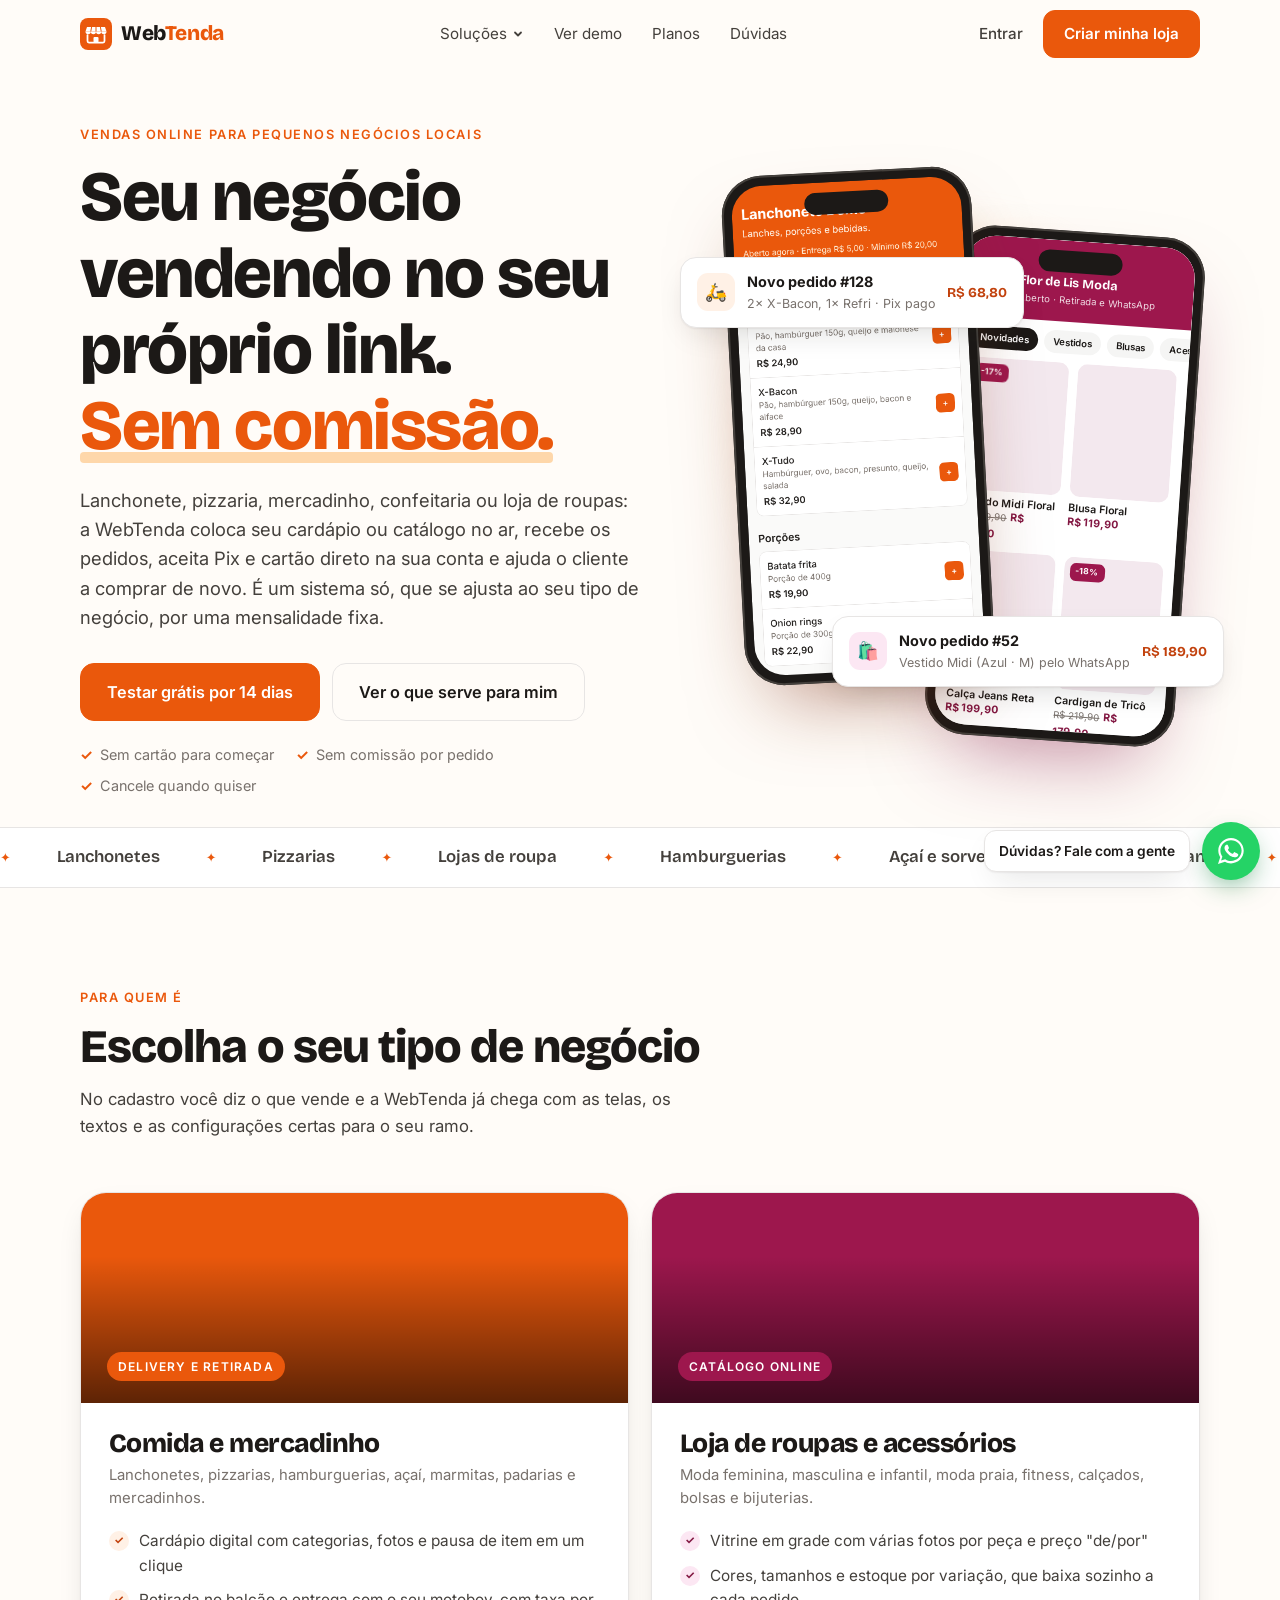
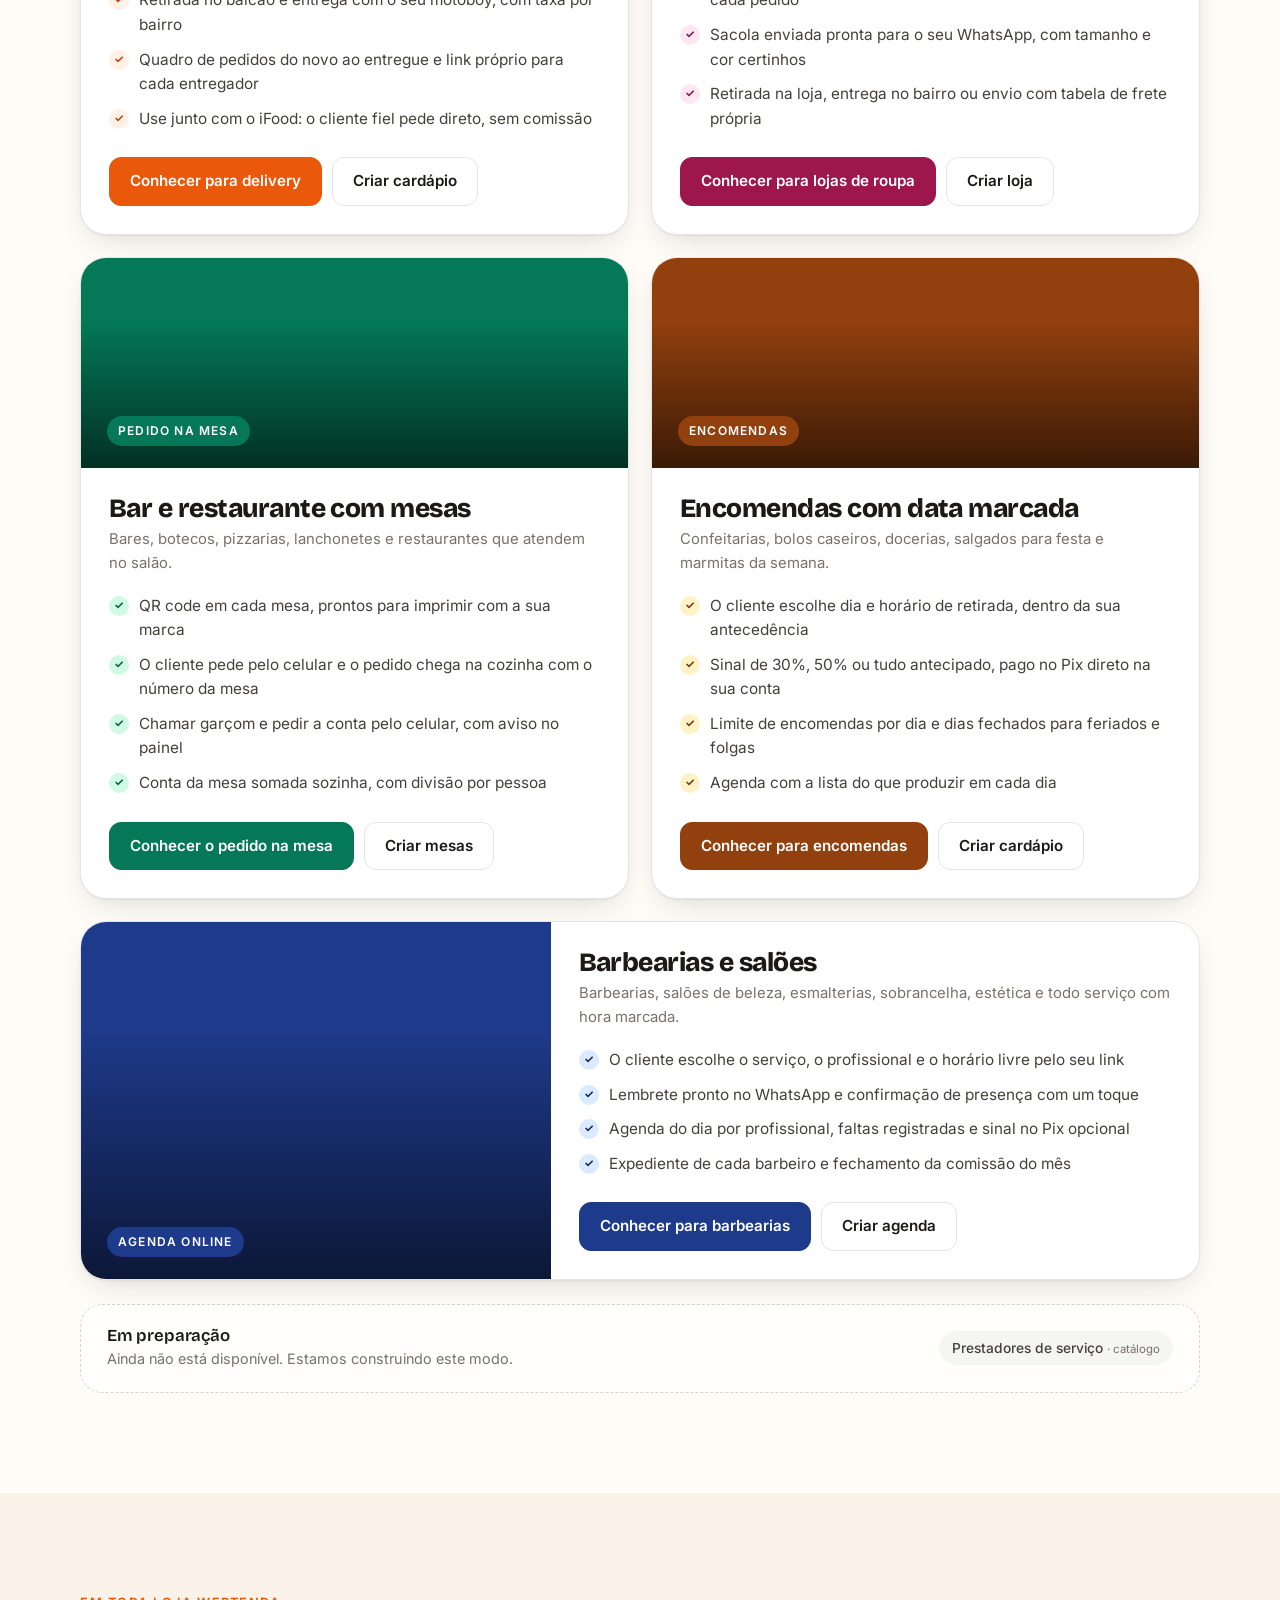
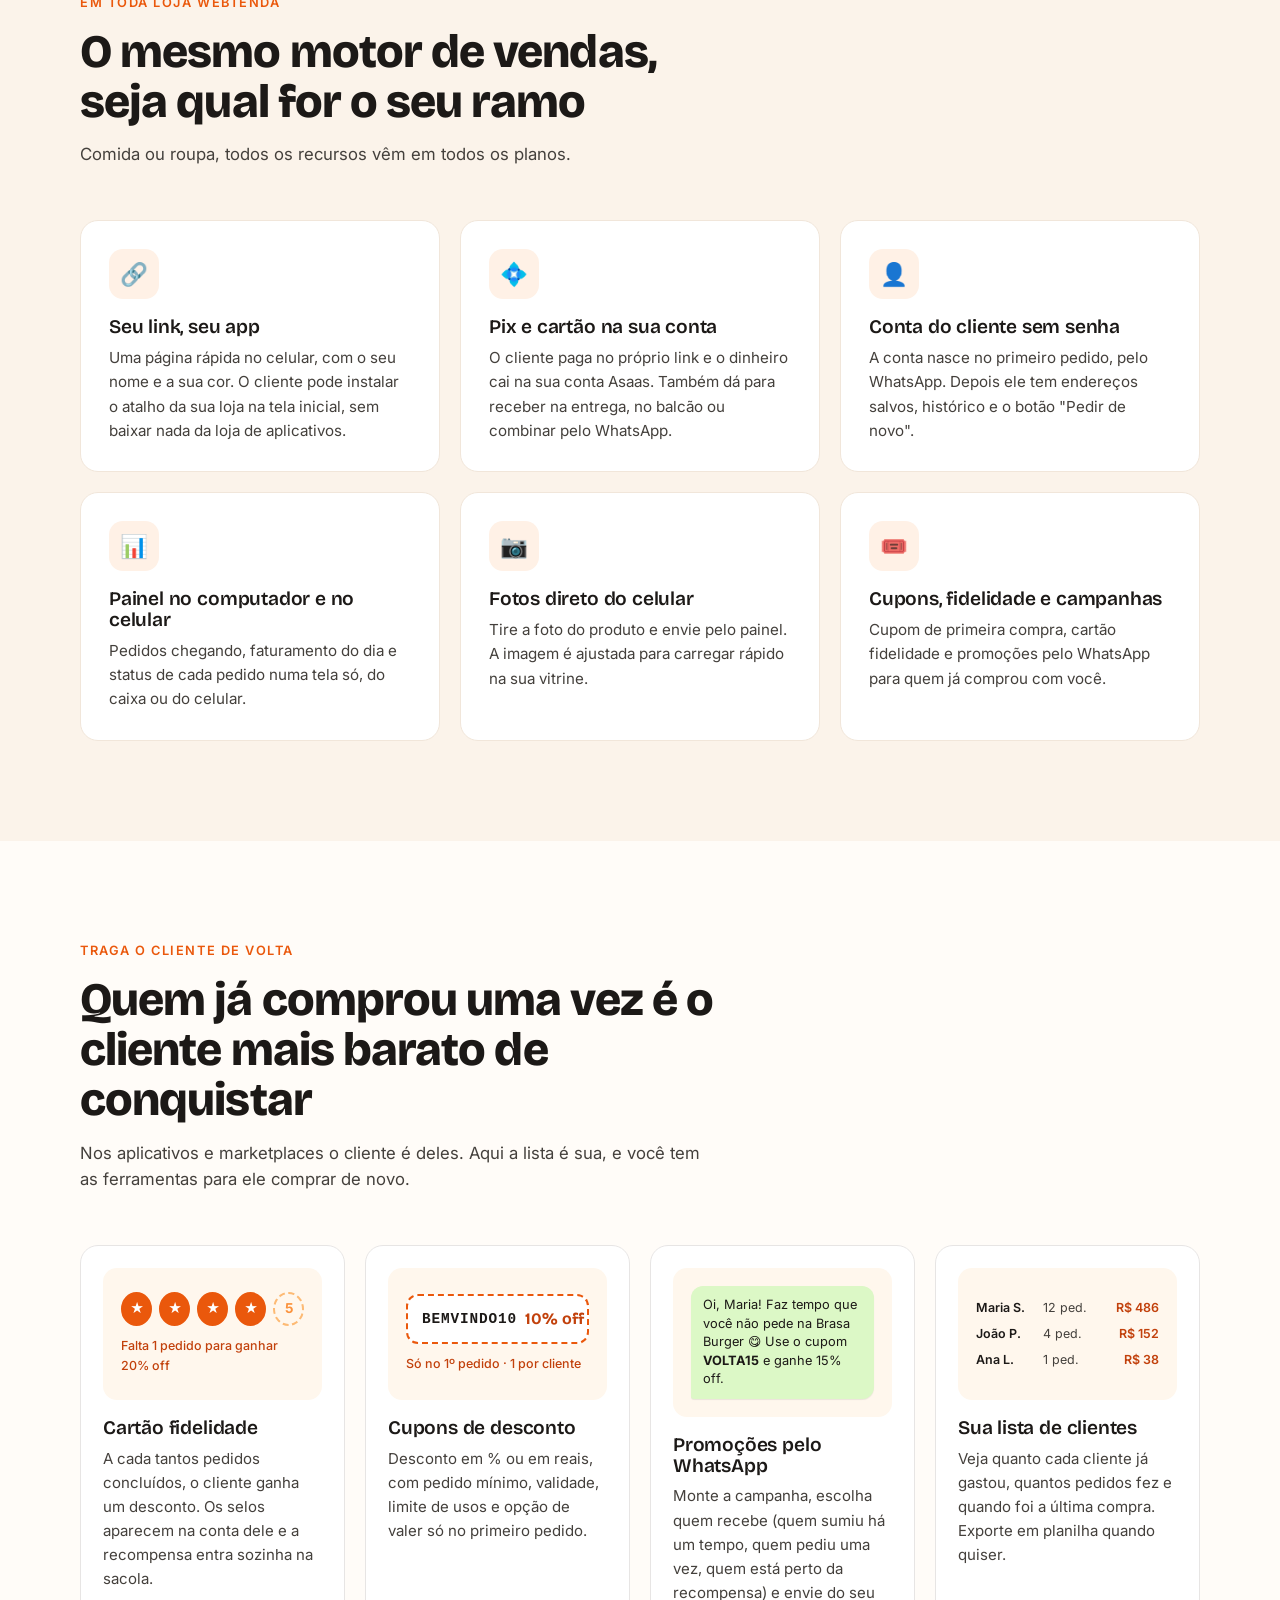
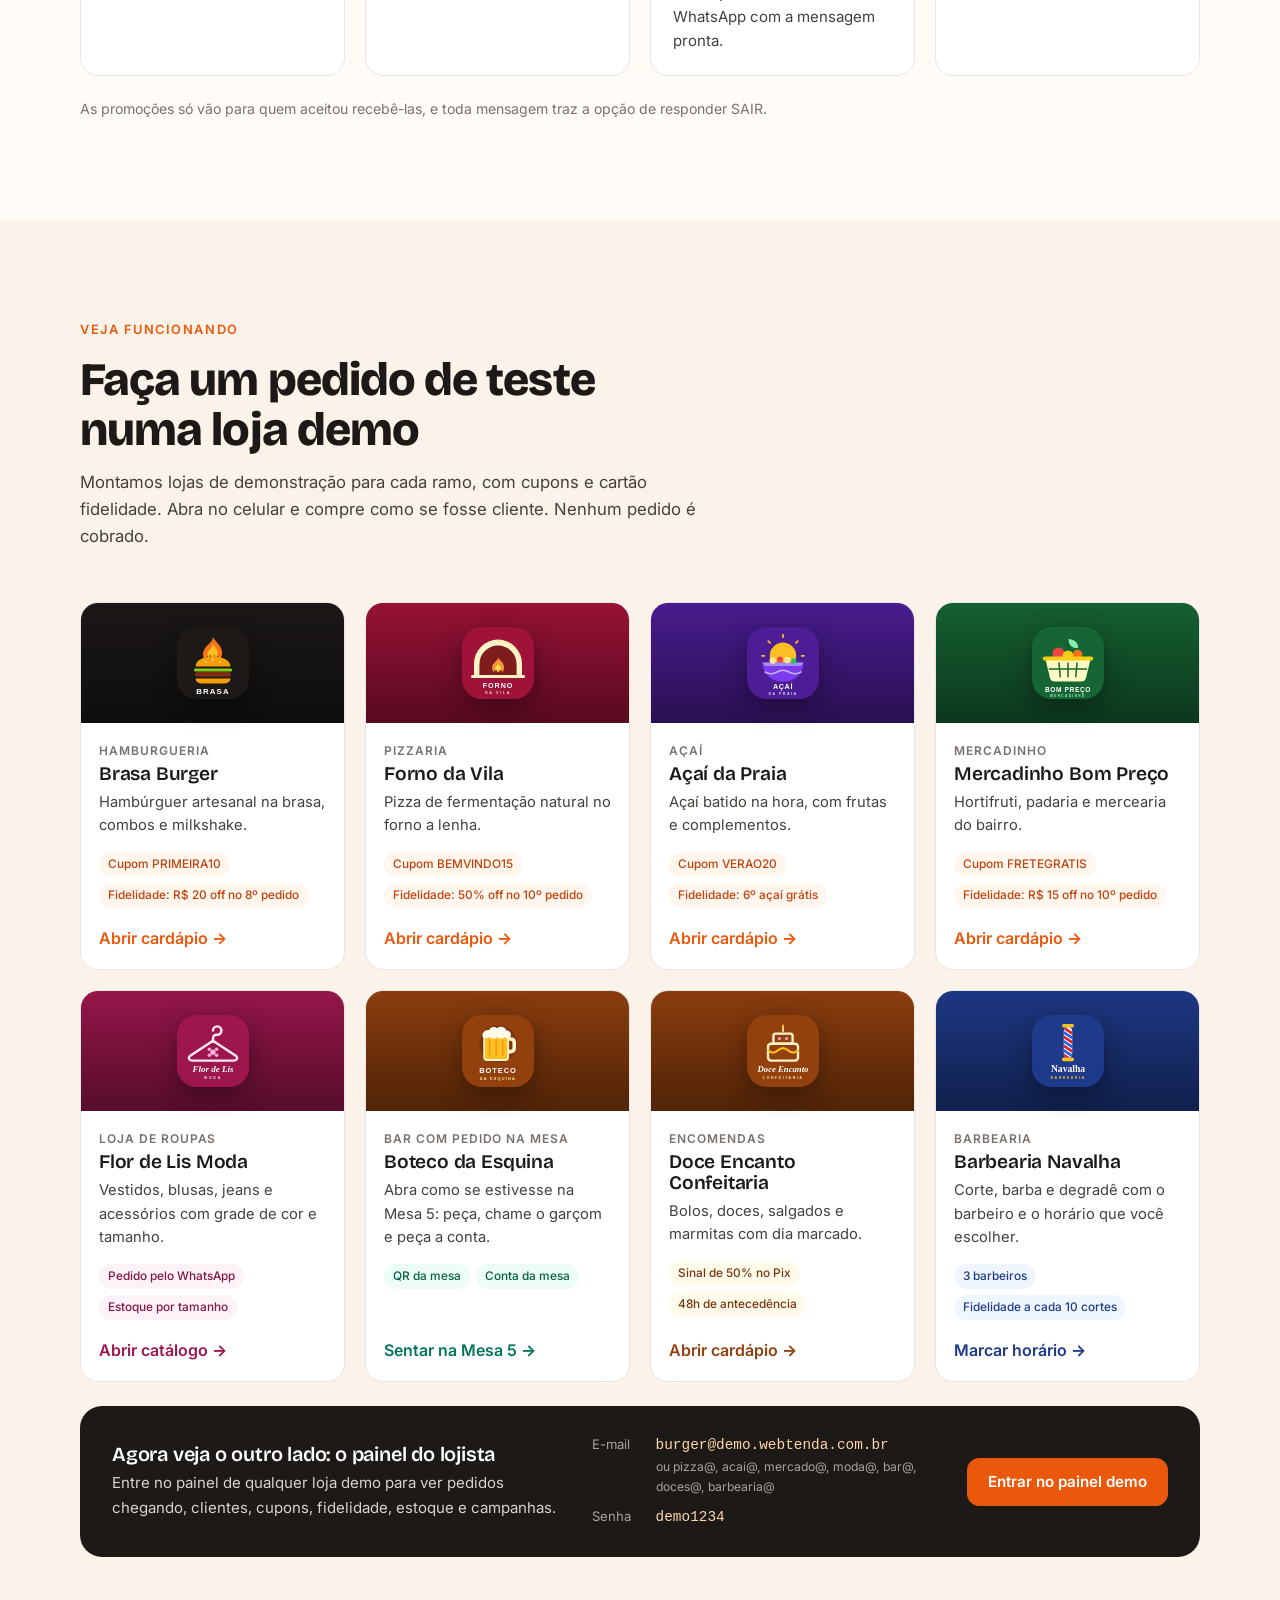
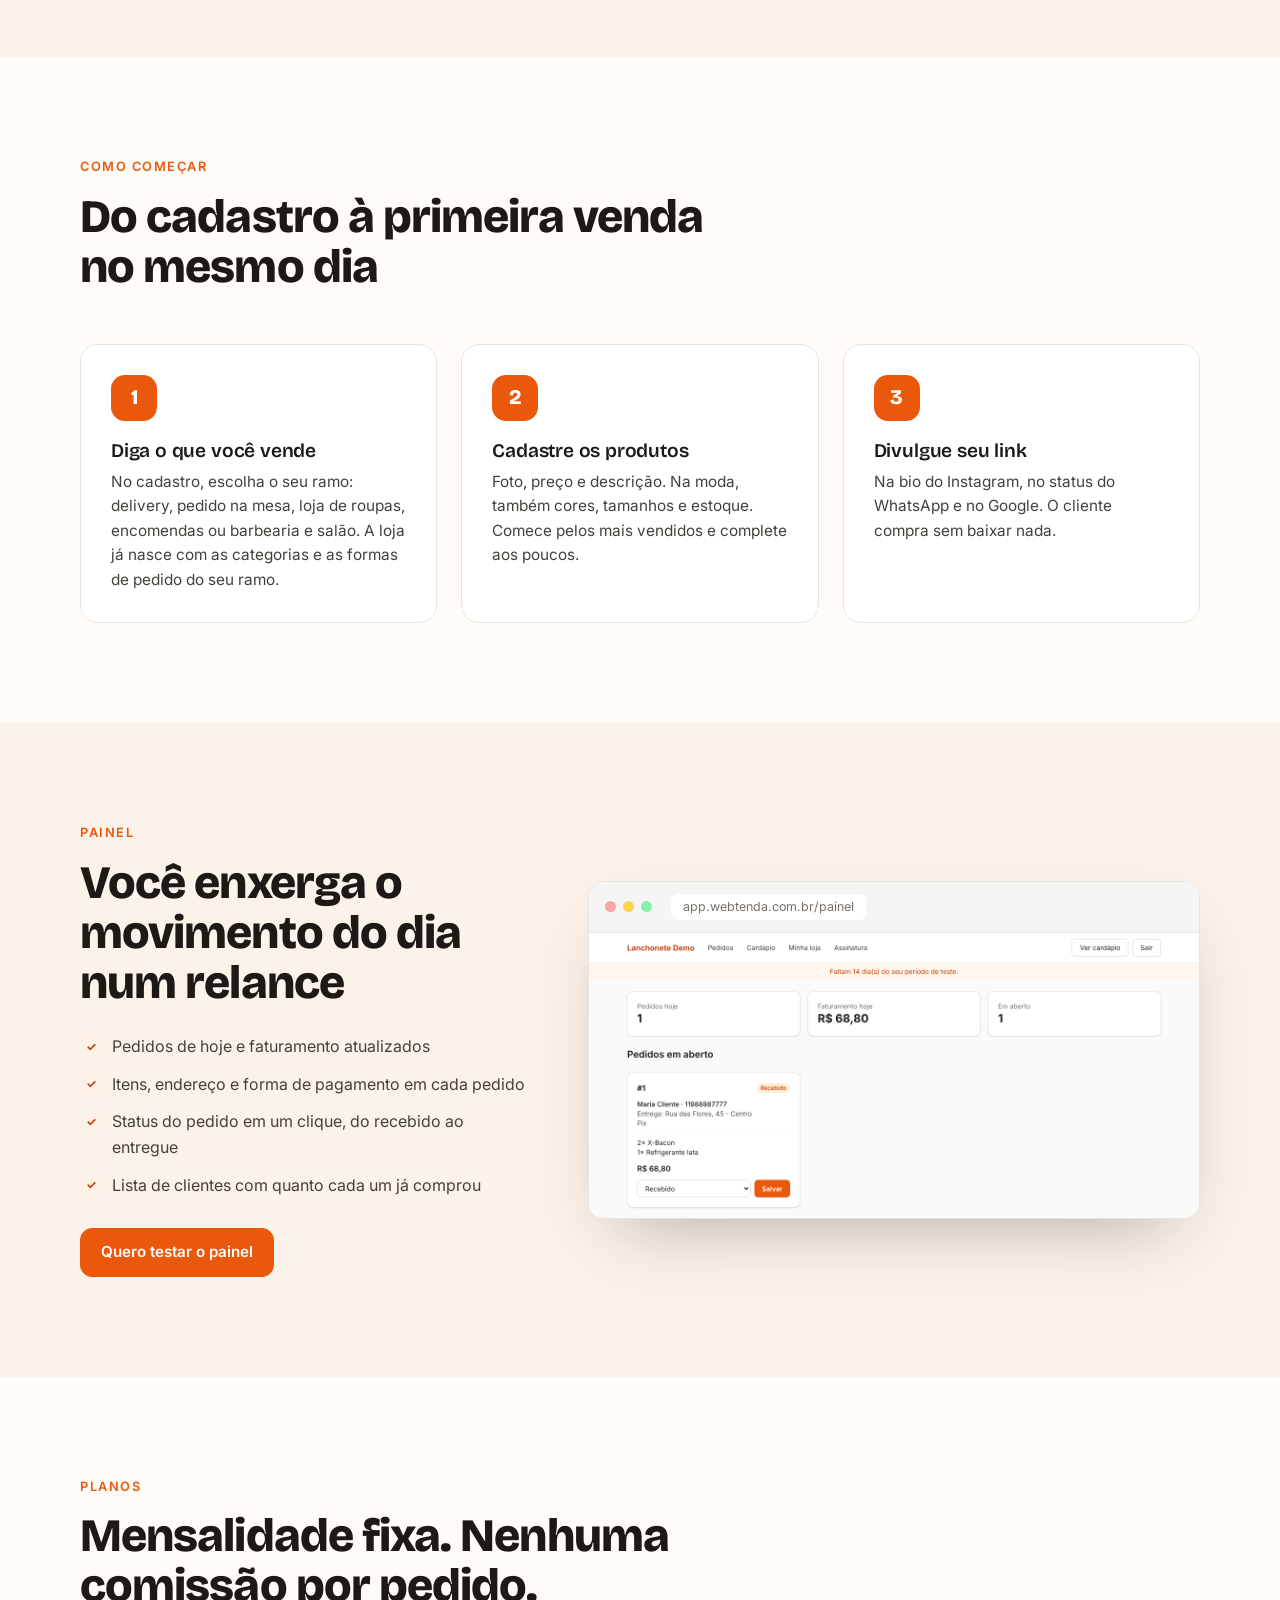
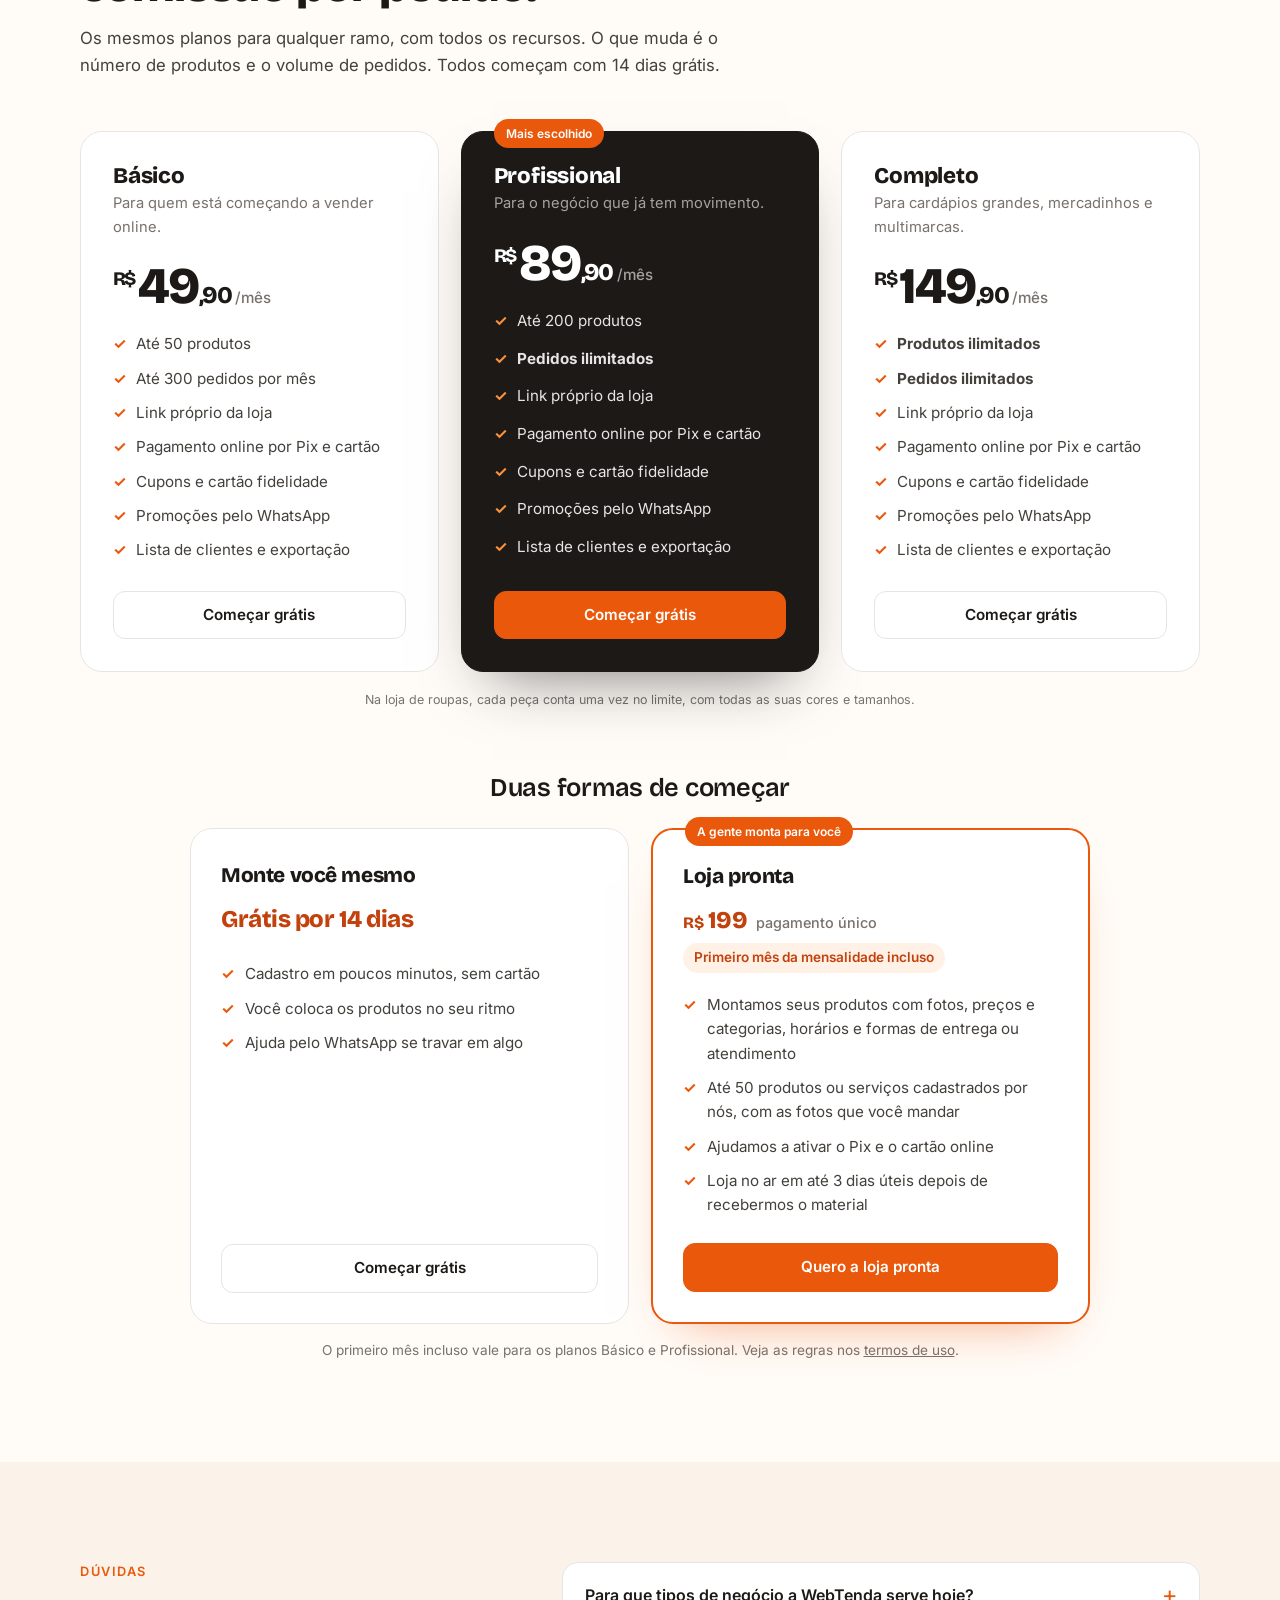
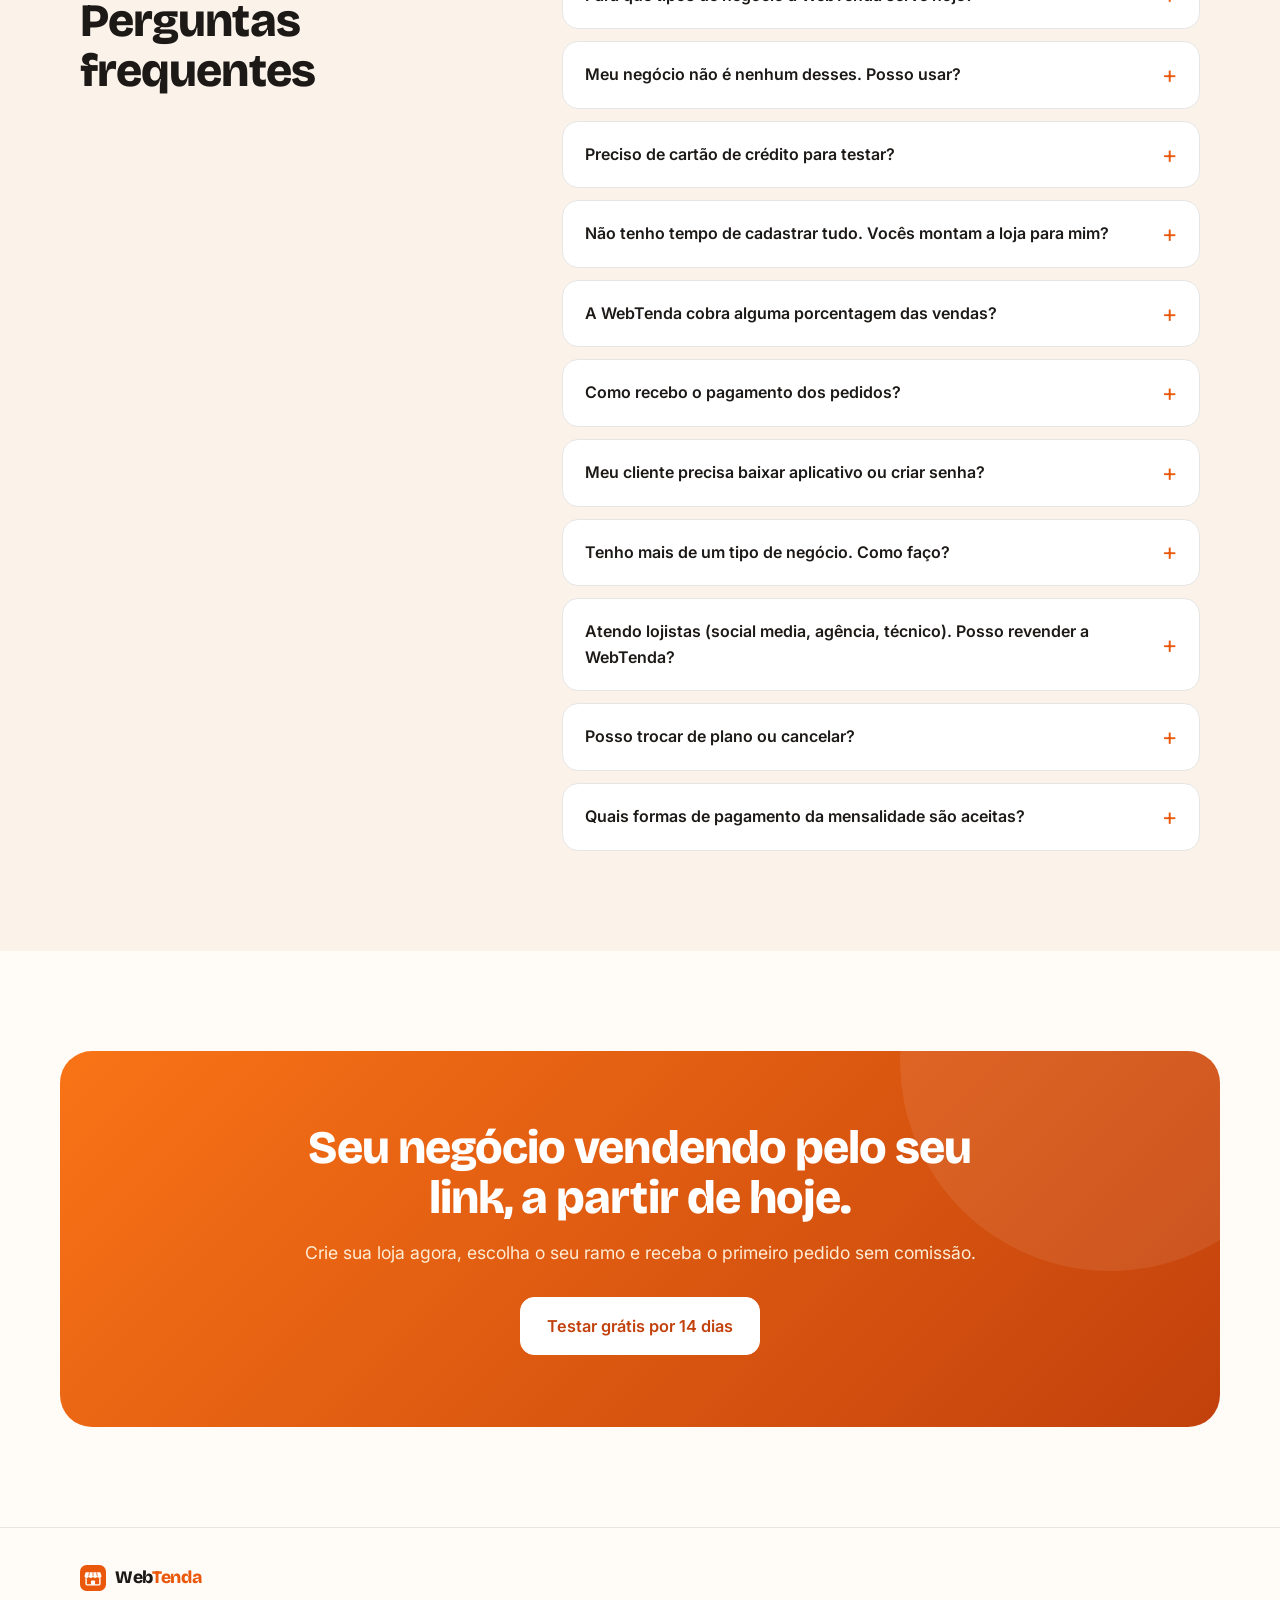
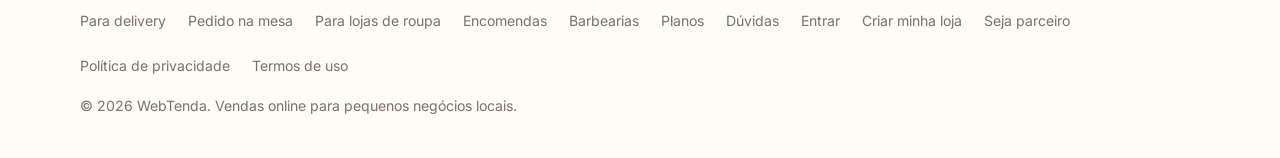
<file: index.html>
<!doctype html>
<html lang="pt-BR">
<head>
<meta charset="utf-8">
<meta name="viewport" content="width=device-width, initial-scale=1">
<title>WebTenda: sua loja online com pedidos sem comissão</title>
<meta name="description" content="Cardápio digital para delivery e catálogo para lojas de roupa, com pedidos, Pix e cartão direto na sua conta, cupons, fidelidade e promoções pelo WhatsApp. Um sistema só para pequenos negócios locais, com mensalidade fixa e sem comissão por pedido. Teste grátis por 14 dias.">
<meta property="og:title" content="WebTenda: seu negócio vendendo no seu próprio link">
<meta property="og:description" content="Delivery e lojas de roupa vendendo pelo próprio link, com Pix e cartão na sua conta e sem comissão por pedido. Teste grátis por 14 dias.">
<meta property="og:type" content="website">
<meta property="og:url" content="https://webtenda.com.br/">
<meta property="og:image" content="https://webtenda.com.br/assets/og.png">
<meta name="theme-color" content="#ea580c">
<link rel="canonical" href="https://webtenda.com.br/">
<link rel="icon" href="assets/favicon.svg" type="image/svg+xml">
<link rel="apple-touch-icon" href="assets/apple-touch-icon.png">
<link rel="preconnect" href="https://fonts.googleapis.com">
<link rel="preconnect" href="https://fonts.gstatic.com" crossorigin>
<link href="https://fonts.googleapis.com/css2?family=Bricolage+Grotesque:opsz,wght@12..96,600;12..96,800&family=Inter:wght@400;500;600&display=swap" rel="stylesheet">
<link rel="stylesheet" href="style.css">
<style>
  /* Página principal: apresenta a WebTenda e leva para cada nicho. */

  /* Hero com dois celulares: cardápio (laranja) e catálogo de moda (vinho) */
  .duo-hero{position:relative;height:600px}
  .duo-hero .phone{position:absolute;width:250px;height:510px;border-radius:40px;padding:10px}
  .duo-hero .phone-screen{border-radius:31px}
  .duo-hero .p-food{left:4%;top:10px;z-index:2}
  .duo-hero .p-loja{right:2%;top:70px;transform:rotate(4deg);animation:float2 8s ease-in-out infinite;box-shadow:0 40px 80px -30px rgba(131,24,67,.5),inset 0 0 0 2px #44403c}
  @keyframes float2{0%,100%{transform:rotate(4deg) translateY(0)}50%{transform:rotate(4deg) translateY(-10px)}}
  .duo-hero .t1{top:96px;left:-34px;z-index:3}
  .duo-hero .t2{top:455px;right:-24px;z-index:3}
  .duo-hero .t2 .toast-ico{background:#fce7f3}
  .cat{height:100%;overflow:hidden;background:#fff;font-family:var(--sans);font-size:10.5px;color:var(--ink)}
  .cat-head{background:#9d174d;color:#fff;padding:32px 12px 12px;display:flex;align-items:center;gap:9px}
  .cat-head img{width:34px;height:34px;border-radius:11px;background:#fff}
  .cat-head strong{display:block;font-size:12.5px;font-family:var(--display)}
  .cat-head small{opacity:.85;font-size:9.5px}
  .cat-tabs{display:flex;gap:6px;padding:9px 11px;overflow:hidden;white-space:nowrap}
  .cat-tabs span{padding:4px 9px;border-radius:99px;background:#f5f5f4;font-weight:600;font-size:9.5px}
  .cat-tabs span.on{background:var(--ink);color:#fff}
  .cat-grid{display:grid;grid-template-columns:1fr 1fr;gap:9px;padding:0 11px;animation:scrollgrid 16s 2s ease-in-out infinite}
  .pc-img{aspect-ratio:3/4;border-radius:10px;background:#f3e8ee center/cover no-repeat;position:relative}
  .pc-img em{position:absolute;top:6px;left:6px;background:#9d174d;color:#fff;font-style:normal;font-weight:700;font-size:8.5px;padding:2px 6px;border-radius:6px}
  .pc b{display:block;margin-top:5px;font-weight:600;line-height:1.25}
  .pc s{color:var(--mute);font-size:9.5px;margin-right:4px}
  .pc i{font-style:normal;font-weight:700;color:#831843}
  @keyframes scrollgrid{0%,18%{transform:translateY(0)}50%,68%{transform:translateY(-38%)}100%{transform:translateY(0)}}

  /* Escolha do nicho */
  .niches{display:grid;grid-template-columns:repeat(2,minmax(0,1fr));gap:22px}
  .niche{--c:#ea580c;--cd:#c2410c;--cl:#fff1e6;display:flex;flex-direction:column;background:#fff;border:1px solid var(--line);border-radius:26px;overflow:hidden;box-shadow:var(--shadow);transition:transform .2s,box-shadow .2s}
  .niche:hover{transform:translateY(-4px);box-shadow:0 2px 4px rgba(28,25,23,.06),0 26px 50px -20px rgba(28,25,23,.3)}
  .niche.moda{--c:#9d174d;--cd:#831843;--cl:#fce7f3}
  .niche.mesa{--c:#047857;--cd:#065f46;--cl:#d1fae5}
  .niche.doce{--c:#92400e;--cd:#78350f;--cl:#fef3c7}
  .niche.barber{--c:#1e3a8a;--cd:#172554;--cl:#dbeafe}
  @media (min-width:901px){.niche.barber{grid-column:1/-1;flex-direction:row}.niche.barber .niche-top{width:42%;height:auto;min-height:260px;flex:none}}
  .niche-top{position:relative;height:210px;background:linear-gradient(180deg,rgba(0,0,0,0) 30%,rgba(0,0,0,.6)),var(--img) center/cover,var(--c);display:flex;align-items:flex-end;padding:22px 26px;color:#fff}
  .niche-top span{font-size:.75rem;font-weight:600;letter-spacing:.1em;text-transform:uppercase;background:var(--c);padding:5px 11px;border-radius:999px}
  .niche-body{padding:26px 28px 28px;display:flex;flex-direction:column;flex:1}
  .niche-body h3{font-size:1.65rem;font-weight:800;letter-spacing:-.02em}
  .niche-for{color:var(--mute);font-size:.93rem;margin:6px 0 18px}
  .niche-body ul{list-style:none;display:grid;gap:10px;margin-bottom:26px;flex:1}
  .niche-body li{position:relative;padding-left:30px;color:var(--ink-2);font-size:.96rem}
  .niche-body li::before{content:"✓";position:absolute;left:0;top:2px;width:20px;height:20px;border-radius:50%;background:var(--cl);color:var(--cd);font-size:.7rem;font-weight:700;display:grid;place-items:center}
  .niche-act{display:flex;flex-wrap:wrap;gap:10px}
  .niche .btn{background:var(--c);border-color:var(--c)}
  .niche .btn:hover{background:var(--cd);border-color:var(--cd)}
  .niche .btn-ghost{background:transparent;color:var(--ink);border-color:var(--line)}
  .niche .btn-ghost:hover{background:var(--cl);border-color:var(--cl);color:var(--cd)}
  .soon{margin-top:24px;display:grid;grid-template-columns:auto 1fr;gap:20px;align-items:center;border:1.5px dashed #d6d3d1;border-radius:22px;padding:22px 26px;background:rgba(255,255,255,.6)}
  .soon h3{font-size:1.05rem}
  .soon p{color:var(--mute);font-size:.9rem;margin-top:2px}
  .soon ul{list-style:none;display:flex;flex-wrap:wrap;gap:8px;justify-content:flex-end}
  .soon li{font-size:.86rem;background:#f5f5f4;color:var(--ink-2);border-radius:999px;padding:6px 13px;font-weight:500}
  .soon li small{color:var(--mute);font-weight:400}
  @media (max-width:1060px){.niches{grid-template-columns:1fr 1fr}}
  @media (max-width:900px){.niches{grid-template-columns:1fr;max-width:600px;margin:0 auto}.soon{grid-template-columns:1fr}.soon ul{justify-content:flex-start}}

  .demos-5{grid-template-columns:repeat(4,minmax(0,1fr))}
  @media (max-width:1060px){.demos-5{grid-template-columns:repeat(3,minmax(0,1fr))}}
  .demos-5 .demo-top{height:120px}
  .demos-5 .demo-top img{width:72px;height:72px}
  .demos-5 .demo-body{padding:18px}
  .demo.is-moda .demo-go{color:#9d174d}
  .demo.is-moda .demo-body li{background:#fdf2f8;color:#831843}
  .demo.is-mesa .demo-go{color:#047857}
  .demo.is-mesa .demo-body li{background:#ecfdf5;color:#065f46}
  .demo.is-doce .demo-go{color:#92400e}
  .demo.is-doce .demo-body li{background:#fffbeb;color:#78350f}
  .demo.is-barber .demo-go{color:#1e3a8a}
  .demo.is-barber .demo-body li{background:#eff6ff;color:#1e3a8a}
  @media (max-width:760px){.demos-5{grid-template-columns:1fr 1fr}}
  @media (max-width:520px){.demos-5{grid-template-columns:1fr}}

  @media (max-width:960px){.duo-hero{max-width:520px;width:100%;margin:0 auto}}
  @media (max-width:640px){
    .duo-hero{height:470px}
    .duo-hero .phone{width:190px;height:390px;border-radius:32px;padding:8px}
    .duo-hero .phone-screen{border-radius:25px}
    .duo-hero .phone-notch{top:15px;width:64px;height:17px;margin-left:-32px}
    .duo-hero .p-food{left:0}
    .duo-hero .p-loja{right:0;top:56px}
    .duo-hero .t1{top:40px;left:-4px}
    .duo-hero .t2{top:380px;right:-4px}
    .cat{font-size:9px}.cat-head{padding:26px 10px 10px}.cat-head img{width:28px;height:28px}.cat-grid{gap:7px;padding:0 9px}
  }
  @media (prefers-reduced-motion:reduce){.cat-grid,.duo-hero .p-loja{animation:none}}
</style>
</head>
<body>

<header class="nav" id="topo">
  <div class="wrap nav-in">
    <a href="#topo" class="logo" aria-label="WebTenda, início">
      <svg viewBox="0 0 64 64" aria-hidden="true"><rect width="64" height="64" rx="16" fill="#ea580c"/><path d="M14 18h36l3 9H11z" fill="#fff"/><path d="M11 27a5.25 5.25 0 0 0 10.5 0a5.25 5.25 0 0 0 10.5 0a5.25 5.25 0 0 0 10.5 0a5.25 5.25 0 0 0 10.5 0z" fill="#fff"/><path d="M23.25 18 21.5 27M40.75 18l1.75 9M32 18v9" stroke="#ea580c" stroke-width="2"/><path d="M15 34v12a3 3 0 0 0 3 3h28a3 3 0 0 0 3-3V34" stroke="#fff" stroke-width="3.5" fill="none" stroke-linecap="round"/><rect x="27" y="38" width="10" height="11" rx="2" fill="#fff"/></svg>
      <span>Web<b>Tenda</b></span>
    </a>
    <button class="nav-burger" type="button" aria-label="Abrir menu" aria-expanded="false" aria-controls="menu"><span></span><span></span><span></span></button>
    <div class="nav-menu" id="menu">
      <nav class="nav-links" aria-label="Menu principal">
        <div class="nav-drop">
          <button type="button" class="nav-drop-btn" aria-expanded="false" aria-controls="solucoes">Soluções <svg viewBox="0 0 12 12" aria-hidden="true"><path d="m3 4.5 3 3 3-3"/></svg></button>
          <div class="nav-panel" id="solucoes">
          <a href="delivery/" class="sol sol-delivery"><span class="sol-ico"><svg viewBox="0 0 24 24" aria-hidden="true"><path d="M5 17a2 2 0 1 0 4 0a2 2 0 1 0-4 0M15 17a2 2 0 1 0 4 0a2 2 0 1 0-4 0"/><path d="M9 17h6M17 15V9h-3M3 13V7h8v6M14 9l3 6M3 13h8"/></svg></span><span><strong>Delivery</strong><small>Cardápio no seu link, sem comissão por pedido</small></span></a>
          <a href="mesa/" class="sol sol-mesa"><span class="sol-ico"><svg viewBox="0 0 24 24" aria-hidden="true"><rect x="4" y="4" width="6" height="6" rx="1"/><rect x="14" y="4" width="6" height="6" rx="1"/><rect x="4" y="14" width="6" height="6" rx="1"/><path d="M14 14h2v2h-2zM18 18h2v2h-2zM14 18h2M18 14h2"/></svg></span><span><strong>Pedido na mesa</strong><small>O cliente pede pelo QR code, sem esperar o garçom</small></span></a>
          <a href="encomendas/" class="sol sol-encomendas"><span class="sol-ico"><svg viewBox="0 0 24 24" aria-hidden="true"><path d="M4 20h16M5 20v-7h14v7M5 16c2 1 3-1 4.7 0s3 1 4.6 0s3-1 4.7 0M12 13V9M12 6.5c-.8-1 0-2.5 0-2.5s.8 1.5 0 2.5z"/></svg></span><span><strong>Encomendas</strong><small>Bolos, doces e marmitas com dia marcado e sinal</small></span></a>
          <a href="barbearia/" class="sol sol-barbearia"><span class="sol-ico"><svg viewBox="0 0 24 24" aria-hidden="true"><circle cx="6" cy="6" r="2.5"/><circle cx="6" cy="18" r="2.5"/><path d="M8 7.5 20 17M8 16.5 20 7"/></svg></span><span><strong>Barbearias e salões</strong><small>Agenda online com lembrete e menos furos</small></span></a>
          <a href="loja/" class="sol sol-loja"><span class="sol-ico"><svg viewBox="0 0 24 24" aria-hidden="true"><path d="M8 4 4 6.5 5.5 10 7 9.3V20h10V9.3l1.5.7L20 6.5 16 4c-.5 1.5-2 2.5-4 2.5S8.5 5.5 8 4z"/></svg></span><span><strong>Lojas de roupa</strong><small>Catálogo com o pedido chegando no WhatsApp</small></span></a>
          </div>
        </div>
        <a href="#demo">Ver demo</a>
        <a href="#planos">Planos</a>
        <a href="#duvidas">Dúvidas</a>
      </nav>
      <div class="nav-cta">
        <a href="https://app.webtenda.com.br/entrar" class="nav-login">Entrar</a>
        <a href="https://app.webtenda.com.br/cadastro" class="btn">Criar minha loja</a>
      </div>
    </div>
  </div>
</header>

<main>
<!-- HERO -->
<section class="hero">
  <div class="wrap hero-in">
    <div class="hero-copy">
      <p class="eyebrow reveal">Vendas online para pequenos negócios locais</p>
      <h1 class="reveal">Seu negócio vendendo no seu próprio link. <em>Sem comissão.</em></h1>
      <p class="lead reveal">Lanchonete, pizzaria, mercadinho, confeitaria ou loja de roupas: a WebTenda coloca seu cardápio ou catálogo no ar, recebe os pedidos, aceita Pix e cartão direto na sua conta e ajuda o cliente a comprar de novo. É um sistema só, que se ajusta ao seu tipo de negócio, por uma mensalidade fixa.</p>
      <div class="hero-actions reveal">
        <a href="https://app.webtenda.com.br/cadastro" class="btn btn-lg">Testar grátis por 14 dias</a>
        <a href="#nichos" class="btn btn-ghost btn-lg">Ver o que serve para mim</a>
      </div>
      <ul class="hero-proof reveal">
        <li>Sem cartão para começar</li>
        <li>Sem comissão por pedido</li>
        <li>Cancele quando quiser</li>
      </ul>
    </div>

    <div class="hero-visual duo-hero" aria-hidden="true">
      <div class="blob"></div>
      <div class="phone p-food">
        <div class="phone-notch"></div>
        <div class="phone-screen"><img src="assets/cardapio.png" alt="" width="390" height="1182"></div>
      </div>
      <div class="phone p-loja">
        <div class="phone-notch"></div>
        <div class="phone-screen">
          <div class="cat">
            <div class="cat-head"><img src="assets/demo/flor-de-lis-moda.svg" alt=""><div><strong>Flor de Lis Moda</strong><small>Aberto · Retirada e WhatsApp</small></div></div>
            <div class="cat-tabs"><span class="on">Novidades</span><span>Vestidos</span><span>Blusas</span><span>Acessórios</span></div>
            <div class="cat-grid">
              <div class="pc"><div class="pc-img" style="background-image:url('https://images.unsplash.com/photo-1762154057377-cc9d3dd6900c?auto=format&fit=crop&w=300&h=400&q=60')"><em>-17%</em></div><b>Vestido Midi Floral</b><s>R$ 229,90</s><i>R$ 189,90</i></div>
              <div class="pc"><div class="pc-img" style="background-image:url('https://images.unsplash.com/photo-1561052623-76bca41705fe?auto=format&fit=crop&w=300&h=400&q=60')"></div><b>Blusa Floral</b><i>R$ 119,90</i></div>
              <div class="pc"><div class="pc-img" style="background-image:url('https://images.unsplash.com/photo-1714143136372-ddaf8b606da7?auto=format&fit=crop&w=300&h=400&q=60')"></div><b>Calça Jeans Reta</b><i>R$ 199,90</i></div>
              <div class="pc"><div class="pc-img" style="background-image:url('https://images.unsplash.com/photo-1610288311735-39b7facbd095?auto=format&fit=crop&w=300&h=400&q=60')"><em>-18%</em></div><b>Cardigan de Tricô</b><s>R$ 219,90</s><i>R$ 179,90</i></div>
              <div class="pc"><div class="pc-img" style="background-image:url('https://images.unsplash.com/photo-1598532163257-ae3c6b2524b6?auto=format&fit=crop&w=300&h=400&q=60')"></div><b>Bolsa Caramelo</b><i>R$ 229,90</i></div>
              <div class="pc"><div class="pc-img" style="background-image:url('https://images.unsplash.com/photo-1581655353564-df123a1eb820?auto=format&fit=crop&w=300&h=400&q=60')"></div><b>Camiseta Básica</b><i>R$ 59,90</i></div>
            </div>
          </div>
        </div>
      </div>
      <div class="toast t1">
        <span class="toast-ico">🛵</span>
        <div><strong>Novo pedido #128</strong><small>2× X-Bacon, 1× Refri · Pix pago</small></div>
        <b>R$ 68,80</b>
      </div>
      <div class="toast t2">
        <span class="toast-ico">🛍️</span>
        <div><strong>Novo pedido #52</strong><small>Vestido Midi (Azul · M) pelo WhatsApp</small></div>
        <b>R$ 189,90</b>
      </div>
    </div>
  </div>

  <div class="ticker" aria-label="Tipos de negócio atendidos">
    <div class="ticker-track">
      <span>Lanchonetes</span><span>Pizzarias</span><span>Lojas de roupa</span><span>Hamburguerias</span><span>Açaí e sorvetes</span><span>Moda infantil</span><span>Mercadinhos</span><span>Marmitarias</span><span>Calçados e bolsas</span><span>Padarias</span><span>Acessórios</span><span>Confeitarias</span>
      <span aria-hidden="true">Lanchonetes</span><span aria-hidden="true">Pizzarias</span><span aria-hidden="true">Lojas de roupa</span><span aria-hidden="true">Hamburguerias</span><span aria-hidden="true">Açaí e sorvetes</span><span aria-hidden="true">Moda infantil</span><span aria-hidden="true">Mercadinhos</span><span aria-hidden="true">Marmitarias</span><span aria-hidden="true">Calçados e bolsas</span><span aria-hidden="true">Padarias</span><span aria-hidden="true">Acessórios</span><span aria-hidden="true">Confeitarias</span>
    </div>
  </div>
</section>

<!-- NICHOS -->
<section class="sec" id="nichos">
  <div class="wrap">
    <div class="sec-head reveal">
      <p class="eyebrow">Para quem é</p>
      <h2>Escolha o seu tipo de negócio</h2>
      <p>No cadastro você diz o que vende e a WebTenda já chega com as telas, os textos e as configurações certas para o seu ramo.</p>
    </div>
    <div class="niches">
      <article class="niche reveal">
        <div class="niche-top" style="--img:url('https://images.unsplash.com/photo-1757834787931-ddd70f3379a5?auto=format&fit=crop&w=1000&h=440&q=70')"><span>Delivery e retirada</span></div>
        <div class="niche-body">
          <h3>Comida e mercadinho</h3>
          <p class="niche-for">Lanchonetes, pizzarias, hamburguerias, açaí, marmitas, padarias e mercadinhos.</p>
          <ul>
            <li>Cardápio digital com categorias, fotos e pausa de item em um clique</li>
            <li>Retirada no balcão e entrega com o seu motoboy, com taxa por bairro</li>
            <li>Quadro de pedidos do novo ao entregue e link próprio para cada entregador</li>
            <li>Use junto com o iFood: o cliente fiel pede direto, sem comissão</li>
          </ul>
          <div class="niche-act">
            <a href="delivery/" class="btn">Conhecer para delivery</a>
            <a href="https://app.webtenda.com.br/cadastro?tipo=delivery" class="btn btn-ghost">Criar cardápio</a>
          </div>
        </div>
      </article>
      <article class="niche moda reveal">
        <div class="niche-top" style="--img:url('https://images.unsplash.com/photo-1592924514972-71c5938462d1?auto=format&fit=crop&w=1000&h=440&q=70')"><span>Catálogo online</span></div>
        <div class="niche-body">
          <h3>Loja de roupas e acessórios</h3>
          <p class="niche-for">Moda feminina, masculina e infantil, moda praia, fitness, calçados, bolsas e bijuterias.</p>
          <ul>
            <li>Vitrine em grade com várias fotos por peça e preço "de/por"</li>
            <li>Cores, tamanhos e estoque por variação, que baixa sozinho a cada pedido</li>
            <li>Sacola enviada pronta para o seu WhatsApp, com tamanho e cor certinhos</li>
            <li>Retirada na loja, entrega no bairro ou envio com tabela de frete própria</li>
          </ul>
          <div class="niche-act">
            <a href="loja/" class="btn">Conhecer para lojas de roupa</a>
            <a href="https://app.webtenda.com.br/cadastro?tipo=loja" class="btn btn-ghost">Criar loja</a>
          </div>
        </div>
      </article>
      <article class="niche mesa reveal">
        <div class="niche-top" style="--img:url('https://images.unsplash.com/photo-1765662120818-26dd0d6e6230?auto=format&fit=crop&w=1000&h=440&q=70')"><span>Pedido na mesa</span></div>
        <div class="niche-body">
          <h3>Bar e restaurante com mesas</h3>
          <p class="niche-for">Bares, botecos, pizzarias, lanchonetes e restaurantes que atendem no salão.</p>
          <ul>
            <li>QR code em cada mesa, prontos para imprimir com a sua marca</li>
            <li>O cliente pede pelo celular e o pedido chega na cozinha com o número da mesa</li>
            <li>Chamar garçom e pedir a conta pelo celular, com aviso no painel</li>
            <li>Conta da mesa somada sozinha, com divisão por pessoa</li>
          </ul>
          <div class="niche-act">
            <a href="mesa/" class="btn">Conhecer o pedido na mesa</a>
            <a href="https://app.webtenda.com.br/cadastro?tipo=mesa" class="btn btn-ghost">Criar mesas</a>
          </div>
        </div>
      </article>
      <article class="niche doce reveal">
        <div class="niche-top" style="--img:url('https://images.unsplash.com/photo-1606890737304-57a1ca8a5b62?auto=format&fit=crop&w=1000&h=440&q=70')"><span>Encomendas</span></div>
        <div class="niche-body">
          <h3>Encomendas com data marcada</h3>
          <p class="niche-for">Confeitarias, bolos caseiros, docerias, salgados para festa e marmitas da semana.</p>
          <ul>
            <li>O cliente escolhe dia e horário de retirada, dentro da sua antecedência</li>
            <li>Sinal de 30%, 50% ou tudo antecipado, pago no Pix direto na sua conta</li>
            <li>Limite de encomendas por dia e dias fechados para feriados e folgas</li>
            <li>Agenda com a lista do que produzir em cada dia</li>
          </ul>
          <div class="niche-act">
            <a href="encomendas/" class="btn">Conhecer para encomendas</a>
            <a href="https://app.webtenda.com.br/cadastro?tipo=encomendas" class="btn btn-ghost">Criar cardápio</a>
          </div>
        </div>
      </article>
      <article class="niche barber reveal">
        <div class="niche-top" style="--img:url('https://images.unsplash.com/photo-1759134198561-e2041049419c?auto=format&fit=crop&w=1000&h=600&q=70')"><span>Agenda online</span></div>
        <div class="niche-body">
          <h3>Barbearias e salões</h3>
          <p class="niche-for">Barbearias, salões de beleza, esmalterias, sobrancelha, estética e todo serviço com hora marcada.</p>
          <ul>
            <li>O cliente escolhe o serviço, o profissional e o horário livre pelo seu link</li>
            <li>Lembrete pronto no WhatsApp e confirmação de presença com um toque</li>
            <li>Agenda do dia por profissional, faltas registradas e sinal no Pix opcional</li>
            <li>Expediente de cada barbeiro e fechamento da comissão do mês</li>
          </ul>
          <div class="niche-act">
            <a href="barbearia/" class="btn">Conhecer para barbearias</a>
            <a href="https://app.webtenda.com.br/cadastro?tipo=barbearia" class="btn btn-ghost">Criar agenda</a>
          </div>
        </div>
      </article>
    </div>
    <div class="soon reveal">
      <div>
        <h3>Em preparação</h3>
        <p>Ainda não está disponível. Estamos construindo este modo.</p>
      </div>
      <ul>
        <li>Prestadores de serviço <small>· catálogo</small></li>
      </ul>
    </div>
  </div>
</section>

<!-- RECURSOS EM COMUM -->
<section class="sec sec-alt" id="recursos">
  <div class="wrap">
    <div class="sec-head reveal">
      <p class="eyebrow">Em toda loja WebTenda</p>
      <h2>O mesmo motor de vendas, seja qual for o seu ramo</h2>
      <p>Comida ou roupa, todos os recursos vêm em todos os planos.</p>
    </div>
    <div class="features">
      <article class="feat reveal">
        <span class="feat-ico">🔗</span>
        <h3>Seu link, seu app</h3>
        <p>Uma página rápida no celular, com o seu nome e a sua cor. O cliente pode instalar o atalho da sua loja na tela inicial, sem baixar nada da loja de aplicativos.</p>
      </article>
      <article class="feat reveal">
        <span class="feat-ico">💠</span>
        <h3>Pix e cartão na sua conta</h3>
        <p>O cliente paga no próprio link e o dinheiro cai na sua conta Asaas. Também dá para receber na entrega, no balcão ou combinar pelo WhatsApp.</p>
      </article>
      <article class="feat reveal">
        <span class="feat-ico">👤</span>
        <h3>Conta do cliente sem senha</h3>
        <p>A conta nasce no primeiro pedido, pelo WhatsApp. Depois ele tem endereços salvos, histórico e o botão "Pedir de novo".</p>
      </article>
      <article class="feat reveal">
        <span class="feat-ico">📊</span>
        <h3>Painel no computador e no celular</h3>
        <p>Pedidos chegando, faturamento do dia e status de cada pedido numa tela só, do caixa ou do celular.</p>
      </article>
      <article class="feat reveal">
        <span class="feat-ico">📷</span>
        <h3>Fotos direto do celular</h3>
        <p>Tire a foto do produto e envie pelo painel. A imagem é ajustada para carregar rápido na sua vitrine.</p>
      </article>
      <article class="feat reveal">
        <span class="feat-ico">🎟️</span>
        <h3>Cupons, fidelidade e campanhas</h3>
        <p>Cupom de primeira compra, cartão fidelidade e promoções pelo WhatsApp para quem já comprou com você.</p>
      </article>
    </div>
  </div>
</section>

<!-- FIDELIZAÇÃO -->
<section class="sec loyal" id="clientes">
  <div class="wrap">
    <div class="sec-head reveal">
      <p class="eyebrow">Traga o cliente de volta</p>
      <h2>Quem já comprou uma vez é o cliente mais barato de conquistar</h2>
      <p>Nos aplicativos e marketplaces o cliente é deles. Aqui a lista é sua, e você tem as ferramentas para ele comprar de novo.</p>
    </div>
    <div class="loyal-grid">
      <article class="lcard reveal">
        <div class="lvis">
          <div class="stamps"><i class="on">★</i><i class="on">★</i><i class="on">★</i><i class="on">★</i><i>5</i></div>
          <small>Falta 1 pedido para ganhar 20% off</small>
        </div>
        <h3>Cartão fidelidade</h3>
        <p>A cada tantos pedidos concluídos, o cliente ganha um desconto. Os selos aparecem na conta dele e a recompensa entra sozinha na sacola.</p>
      </article>
      <article class="lcard reveal">
        <div class="lvis">
          <div class="coupon"><span>BEMVINDO10</span><b>10% off</b></div>
          <small>Só no 1º pedido · 1 por cliente</small>
        </div>
        <h3>Cupons de desconto</h3>
        <p>Desconto em % ou em reais, com pedido mínimo, validade, limite de usos e opção de valer só no primeiro pedido.</p>
      </article>
      <article class="lcard reveal">
        <div class="lvis">
          <div class="bubble">Oi, Maria! Faz tempo que você não pede na Brasa Burger 😋 Use o cupom <b>VOLTA15</b> e ganhe 15% off.</div>
        </div>
        <h3>Promoções pelo WhatsApp</h3>
        <p>Monte a campanha, escolha quem recebe (quem sumiu há um tempo, quem pediu uma vez, quem está perto da recompensa) e envie do seu WhatsApp com a mensagem pronta.</p>
      </article>
      <article class="lcard reveal">
        <div class="lvis">
          <div class="mini-table"><span>Maria S.</span><span>12 ped.</span><span>R$ 486</span><span>João P.</span><span>4 ped.</span><span>R$ 152</span><span>Ana L.</span><span>1 ped.</span><span>R$ 38</span></div>
        </div>
        <h3>Sua lista de clientes</h3>
        <p>Veja quanto cada cliente já gastou, quantos pedidos fez e quando foi a última compra. Exporte em planilha quando quiser.</p>
      </article>
    </div>
    <p class="loyal-note reveal">As promoções só vão para quem aceitou recebê-las, e toda mensagem traz a opção de responder SAIR.</p>
  </div>
</section>


<!-- LOJAS DEMO -->
<section class="sec sec-alt" id="demo">
  <div class="wrap">
    <div class="sec-head reveal">
      <p class="eyebrow">Veja funcionando</p>
      <h2>Faça um pedido de teste numa loja demo</h2>
      <p>Montamos lojas de demonstração para cada ramo, com cupons e cartão fidelidade. Abra no celular e compre como se fosse cliente. Nenhum pedido é cobrado.</p>
    </div>
    <div class="demos demos-5">
      <a class="demo reveal" href="https://app.webtenda.com.br/loja/brasa-burger" target="_blank" rel="noopener">
        <div class="demo-top" style="--c:#1c1917;--img:url('https://images.unsplash.com/photo-1757834787931-ddd70f3379a5?auto=format&fit=crop&w=800&h=400&q=70')"><img src="assets/demo/brasa-burger.svg" alt="" width="84" height="84"></div>
        <div class="demo-body">
          <small>Hamburgueria</small>
          <h3>Brasa Burger</h3>
          <p>Hambúrguer artesanal na brasa, combos e milkshake.</p>
          <ul><li>Cupom PRIMEIRA10</li><li>Fidelidade: R$ 20 off no 8º pedido</li></ul>
          <span class="demo-go">Abrir cardápio <b>→</b></span>
        </div>
      </a>
      <a class="demo reveal" href="https://app.webtenda.com.br/loja/forno-da-vila" target="_blank" rel="noopener">
        <div class="demo-top" style="--c:#9f1239;--img:url('https://images.unsplash.com/photo-1772494047915-79042d21eb09?auto=format&fit=crop&w=800&h=400&q=70')"><img src="assets/demo/forno-da-vila.svg" alt="" width="84" height="84"></div>
        <div class="demo-body">
          <small>Pizzaria</small>
          <h3>Forno da Vila</h3>
          <p>Pizza de fermentação natural no forno a lenha.</p>
          <ul><li>Cupom BEMVINDO15</li><li>Fidelidade: 50% off no 10º pedido</li></ul>
          <span class="demo-go">Abrir cardápio <b>→</b></span>
        </div>
      </a>
      <a class="demo reveal" href="https://app.webtenda.com.br/loja/acai-da-praia" target="_blank" rel="noopener">
        <div class="demo-top" style="--c:#4c1d95;--img:url('https://images.unsplash.com/photo-1787406988073-c6ed034788ad?auto=format&fit=crop&w=800&h=400&q=70')"><img src="assets/demo/acai-da-praia.svg" alt="" width="84" height="84"></div>
        <div class="demo-body">
          <small>Açaí</small>
          <h3>Açaí da Praia</h3>
          <p>Açaí batido na hora, com frutas e complementos.</p>
          <ul><li>Cupom VERAO20</li><li>Fidelidade: 6º açaí grátis</li></ul>
          <span class="demo-go">Abrir cardápio <b>→</b></span>
        </div>
      </a>
      <a class="demo reveal" href="https://app.webtenda.com.br/loja/mercadinho-bom-preco" target="_blank" rel="noopener">
        <div class="demo-top" style="--c:#166534;--img:url('https://images.unsplash.com/photo-1582284540020-8acbe03f4924?auto=format&fit=crop&w=800&h=400&q=70')"><img src="assets/demo/mercadinho-bom-preco.svg" alt="" width="84" height="84"></div>
        <div class="demo-body">
          <small>Mercadinho</small>
          <h3>Mercadinho Bom Preço</h3>
          <p>Hortifruti, padaria e mercearia do bairro.</p>
          <ul><li>Cupom FRETEGRATIS</li><li>Fidelidade: R$ 15 off no 10º pedido</li></ul>
          <span class="demo-go">Abrir cardápio <b>→</b></span>
        </div>
      </a>
      <a class="demo is-moda reveal" href="https://app.webtenda.com.br/loja/flor-de-lis-moda" target="_blank" rel="noopener">
        <div class="demo-top" style="--c:#9d174d;--img:url('https://images.unsplash.com/photo-1592924514972-71c5938462d1?auto=format&fit=crop&w=800&h=400&q=70')"><img src="assets/demo/flor-de-lis-moda.svg" alt="" width="84" height="84"></div>
        <div class="demo-body">
          <small>Loja de roupas</small>
          <h3>Flor de Lis Moda</h3>
          <p>Vestidos, blusas, jeans e acessórios com grade de cor e tamanho.</p>
          <ul><li>Pedido pelo WhatsApp</li><li>Estoque por tamanho</li></ul>
          <span class="demo-go">Abrir catálogo <b>→</b></span>
        </div>
      </a>
      <a class="demo is-mesa reveal" href="https://app.webtenda.com.br/loja/boteco-da-esquina/mesa/bar-5" target="_blank" rel="noopener">
        <div class="demo-top" style="--c:#92400e;--img:url('https://images.unsplash.com/photo-1765662120818-26dd0d6e6230?auto=format&fit=crop&w=800&h=400&q=70')"><img src="assets/demo/boteco-da-esquina.svg" alt="" width="84" height="84"></div>
        <div class="demo-body">
          <small>Bar com pedido na mesa</small>
          <h3>Boteco da Esquina</h3>
          <p>Abra como se estivesse na Mesa 5: peça, chame o garçom e peça a conta.</p>
          <ul><li>QR da mesa</li><li>Conta da mesa</li></ul>
          <span class="demo-go">Sentar na Mesa 5 <b>→</b></span>
        </div>
      </a>
      <a class="demo is-doce reveal" href="https://app.webtenda.com.br/loja/doce-encanto" target="_blank" rel="noopener">
        <div class="demo-top" style="--c:#92400e;--img:url('https://images.unsplash.com/photo-1606890737304-57a1ca8a5b62?auto=format&fit=crop&w=800&h=400&q=70')"><img src="assets/demo/doce-encanto.svg" alt="" width="84" height="84"></div>
        <div class="demo-body">
          <small>Encomendas</small>
          <h3>Doce Encanto Confeitaria</h3>
          <p>Bolos, doces, salgados e marmitas com dia marcado.</p>
          <ul><li>Sinal de 50% no Pix</li><li>48h de antecedência</li></ul>
          <span class="demo-go">Abrir cardápio <b>→</b></span>
        </div>
      </a>
      <a class="demo is-barber reveal" href="https://app.webtenda.com.br/loja/barbearia-navalha" target="_blank" rel="noopener">
        <div class="demo-top" style="--c:#1e3a8a;--img:url('https://images.unsplash.com/photo-1759134198561-e2041049419c?auto=format&fit=crop&w=800&h=400&q=70')"><img src="assets/demo/barbearia-navalha.svg" alt="" width="84" height="84"></div>
        <div class="demo-body">
          <small>Barbearia</small>
          <h3>Barbearia Navalha</h3>
          <p>Corte, barba e degradê com o barbeiro e o horário que você escolher.</p>
          <ul><li>3 barbeiros</li><li>Fidelidade a cada 10 cortes</li></ul>
          <span class="demo-go">Marcar horário <b>→</b></span>
        </div>
      </a>
    </div>

    <div class="demo-panel reveal">
      <div>
        <h3>Agora veja o outro lado: o painel do lojista</h3>
        <p>Entre no painel de qualquer loja demo para ver pedidos chegando, clientes, cupons, fidelidade, estoque e campanhas.</p>
      </div>
      <dl>
        <div><dt>E-mail</dt><dd><code>burger@demo.webtenda.com.br</code><small>ou pizza@, acai@, mercado@, moda@, bar@, doces@, barbearia@</small></dd></div>
        <div><dt>Senha</dt><dd><code>demo1234</code></dd></div>
      </dl>
      <a href="https://app.webtenda.com.br/entrar" target="_blank" rel="noopener" class="btn">Entrar no painel demo</a>
    </div>
  </div>
</section>

<!-- COMO FUNCIONA -->
<section class="sec" id="como-funciona">
  <div class="wrap">
    <div class="sec-head reveal">
      <p class="eyebrow">Como começar</p>
      <h2>Do cadastro à primeira venda no mesmo dia</h2>
    </div>
    <ol class="steps">
      <li class="reveal">
        <span class="step-n">1</span>
        <h3>Diga o que você vende</h3>
        <p>No cadastro, escolha o seu ramo: delivery, pedido na mesa, loja de roupas, encomendas ou barbearia e salão. A loja já nasce com as categorias e as formas de pedido do seu ramo.</p>
      </li>
      <li class="reveal">
        <span class="step-n">2</span>
        <h3>Cadastre os produtos</h3>
        <p>Foto, preço e descrição. Na moda, também cores, tamanhos e estoque. Comece pelos mais vendidos e complete aos poucos.</p>
      </li>
      <li class="reveal">
        <span class="step-n">3</span>
        <h3>Divulgue seu link</h3>
        <p>Na bio do Instagram, no status do WhatsApp e no Google. O cliente compra sem baixar nada.</p>
      </li>
    </ol>
  </div>
</section>

<!-- PAINEL SHOWCASE -->
<section class="sec showcase sec-alt">
  <div class="wrap show-in">
    <div class="show-copy reveal">
      <p class="eyebrow">Painel</p>
      <h2>Você enxerga o movimento do dia num relance</h2>
      <ul class="checks">
        <li>Pedidos de hoje e faturamento atualizados</li>
        <li>Itens, endereço e forma de pagamento em cada pedido</li>
        <li>Status do pedido em um clique, do recebido ao entregue</li>
        <li>Lista de clientes com quanto cada um já comprou</li>
      </ul>
      <a href="https://app.webtenda.com.br/cadastro" class="btn">Quero testar o painel</a>
    </div>
    <div class="browser reveal">
      <div class="browser-bar"><i></i><i></i><i></i><span>app.webtenda.com.br/painel</span></div>
      <img src="assets/painel.png" alt="Painel do lojista com pedidos de hoje, faturamento e pedidos em aberto" width="1280" height="860" loading="lazy">
    </div>
  </div>
</section>

<!-- PLANOS -->
<section class="sec" id="planos">
  <div class="wrap">
    <div class="sec-head reveal">
      <p class="eyebrow">Planos</p>
      <h2>Mensalidade fixa. Nenhuma comissão por pedido.</h2>
      <p>Os mesmos planos para qualquer ramo, com todos os recursos. O que muda é o número de produtos e o volume de pedidos. Todos começam com 14 dias grátis.</p>
    </div>
    <div class="plans">
      <article class="plan reveal">
        <h3>Básico</h3>
        <p class="plan-desc">Para quem está começando a vender online.</p>
        <p class="price"><span>R$</span>49<small>,90</small><em>/mês</em></p>
        <ul>
          <li>Até 50 produtos</li>
          <li>Até 300 pedidos por mês</li>
          <li>Link próprio da loja</li>
          <li>Pagamento online por Pix e cartão</li>
          <li>Cupons e cartão fidelidade</li>
          <li>Promoções pelo WhatsApp</li>
          <li>Lista de clientes e exportação</li>
        </ul>
        <a href="https://app.webtenda.com.br/cadastro" class="btn btn-ghost btn-block">Começar grátis</a>
      </article>
      <article class="plan plan-pop reveal">
        <span class="badge">Mais escolhido</span>
        <h3>Profissional</h3>
        <p class="plan-desc">Para o negócio que já tem movimento.</p>
        <p class="price"><span>R$</span>89<small>,90</small><em>/mês</em></p>
        <ul>
          <li>Até 200 produtos</li>
          <li><strong>Pedidos ilimitados</strong></li>
          <li>Link próprio da loja</li>
          <li>Pagamento online por Pix e cartão</li>
          <li>Cupons e cartão fidelidade</li>
          <li>Promoções pelo WhatsApp</li>
          <li>Lista de clientes e exportação</li>
        </ul>
        <a href="https://app.webtenda.com.br/cadastro" class="btn btn-block">Começar grátis</a>
      </article>
      <article class="plan reveal">
        <h3>Completo</h3>
        <p class="plan-desc">Para cardápios grandes, mercadinhos e multimarcas.</p>
        <p class="price"><span>R$</span>149<small>,90</small><em>/mês</em></p>
        <ul>
          <li><strong>Produtos ilimitados</strong></li>
          <li><strong>Pedidos ilimitados</strong></li>
          <li>Link próprio da loja</li>
          <li>Pagamento online por Pix e cartão</li>
          <li>Cupons e cartão fidelidade</li>
          <li>Promoções pelo WhatsApp</li>
          <li>Lista de clientes e exportação</li>
        </ul>
        <a href="https://app.webtenda.com.br/cadastro" class="btn btn-ghost btn-block">Começar grátis</a>
      </article>
    </div>
    <p class="fine reveal" style="text-align:center;margin-top:18px;color:var(--mute)">Na loja de roupas, cada peça conta uma vez no limite, com todas as suas cores e tamanhos.</p>
    <div class="start reveal" id="loja-pronta">
      <h3 class="start-title">Duas formas de começar</h3>
      <div class="start-grid">
        <div class="start-card">
          <h4>Monte você mesmo</h4>
          <p class="start-price">Grátis por 14 dias</p>
          <ul>
            <li>Cadastro em poucos minutos, sem cartão</li>
            <li>Você coloca os produtos no seu ritmo</li>
            <li>Ajuda pelo WhatsApp se travar em algo</li>
          </ul>
          <a href="https://app.webtenda.com.br/cadastro" class="btn btn-ghost btn-block">Começar grátis</a>
        </div>
        <div class="start-card start-pro">
          <span class="badge">A gente monta para você</span>
          <h4>Loja pronta</h4>
          <p class="start-price"><span>R$</span> 199 <em>pagamento único</em></p>
          <p class="start-inc">Primeiro mês da mensalidade incluso</p>
          <ul>
            <li>Montamos seus produtos com fotos, preços e categorias, horários e formas de entrega ou atendimento</li>
            <li>Até 50 produtos ou serviços cadastrados por nós, com as fotos que você mandar</li>
            <li>Ajudamos a ativar o Pix e o cartão online</li>
            <li>Loja no ar em até 3 dias úteis depois de recebermos o material</li>
          </ul>
          <a href="mailto:contato@webmedula.com.br?subject=Loja%20pronta" class="btn btn-block" data-wa="Olá! Vim pelo site e quero a Loja pronta da WebTenda. Meu negócio se chama: " target="_blank" rel="noopener">Quero a loja pronta</a>
        </div>
      </div>
      <p class="start-note">O primeiro mês incluso vale para os planos Básico e Profissional. Veja as regras nos <a href="termos/">termos de uso</a>.</p>
    </div>
  </div>
</section>

<!-- FAQ -->
<section class="sec sec-alt" id="duvidas">
  <div class="wrap faq-in">
    <div class="sec-head reveal">
      <p class="eyebrow">Dúvidas</p>
      <h2>Perguntas frequentes</h2>
    </div>
    <div class="faq">
      <details class="reveal"><summary>Para que tipos de negócio a WebTenda serve hoje?</summary><p>Para delivery e retirada (lanchonetes, pizzarias, açaí, marmitas, padarias, mercadinhos e parecidos), para bares e restaurantes que recebem pedido na mesa pelo QR code, para lojas de roupa, calçados e acessórios, para encomendas com data marcada (confeitarias, doces, salgados e marmitas) e para barbearias e salões com agenda online. Veja os detalhes de cada um em <a href="delivery/" style="text-decoration:underline">WebTenda para delivery</a>, <a href="mesa/" style="text-decoration:underline">pedido na mesa</a>, <a href="loja/" style="text-decoration:underline">WebTenda para lojas de roupa</a>, <a href="encomendas/" style="text-decoration:underline">encomendas</a> e <a href="barbearia/" style="text-decoration:underline">barbearias</a>.</p></details>
      <details class="reveal"><summary>Meu negócio não é nenhum desses. Posso usar?</summary><p>Se você vende produtos com preço e o cliente busca ou recebe em casa, como adega, pet shop ou hortifrúti, o modo delivery costuma servir bem. Se você atende com hora marcada, como manicure, estética ou tatuagem, o modo barbearia e salão serve. O catálogo para prestadores de serviço ainda está em preparação.</p></details>
      <details class="reveal"><summary>Preciso de cartão de crédito para testar?</summary><p>Não. Você cria a loja e usa por 14 dias sem pagar nada. Só escolhe a forma de pagamento se decidir continuar.</p></details>
      <details class="reveal"><summary>Não tenho tempo de cadastrar tudo. Vocês montam a loja para mim?</summary><p>Montamos. Na <a href="#loja-pronta" style="text-decoration:underline">Loja pronta</a> você paga R$ 199 uma vez, manda pelo WhatsApp as fotos, os preços e as informações do seu negócio, e a gente entrega a loja pronta para vender em até 3 dias úteis. O primeiro mês da mensalidade já vem incluso.</p></details>
      <details class="reveal"><summary>A WebTenda cobra alguma porcentagem das vendas?</summary><p>Não. Você paga apenas a mensalidade do plano escolhido. O valor dos pedidos é todo seu.</p></details>
      <details class="reveal"><summary>Como recebo o pagamento dos pedidos?</summary><p>Do jeito que preferir. Com o pagamento online ativado, o cliente paga por Pix ou cartão e o dinheiro cai na sua própria conta no Asaas, que você abre pelo painel, com a tarifa do Asaas por transação. Também dá para receber na entrega ou no balcão, ou combinar pelo WhatsApp.</p></details>
      <details class="reveal"><summary>Meu cliente precisa baixar aplicativo ou criar senha?</summary><p>Não. Sua loja abre no navegador, a conta do cliente nasce no primeiro pedido pelo WhatsApp e quem quiser pode instalar o atalho da sua loja na tela do celular.</p></details>
      <details class="reveal"><summary>Tenho mais de um tipo de negócio. Como faço?</summary><p>Cada loja tem o seu tipo. Se você tem uma lanchonete e uma loja de roupas, crie uma loja para cada uma, cada uma com o seu link.</p></details>
      <details class="reveal"><summary>Atendo lojistas (social media, agência, técnico). Posso revender a WebTenda?</summary><p>Pode. No programa de parceiros você monta a loja do seu cliente, fica com o valor da montagem e recebe 30% da mensalidade todo mês enquanto ele assinar. <a href="parceiros/" style="text-decoration:underline">Conheça o programa de parceiros</a>.</p></details>
      <details class="reveal"><summary>Posso trocar de plano ou cancelar?</summary><p>Pode. Você muda de plano pelo painel quando quiser, e não existe fidelidade nem multa de cancelamento.</p></details>
      <details class="reveal"><summary>Quais formas de pagamento da mensalidade são aceitas?</summary><p>Pix, boleto e cartão de crédito com cobrança recorrente.</p></details>
    </div>
  </div>
</section>

<!-- CTA FINAL -->
<section class="final" style="padding-top:100px">
  <div class="wrap final-in reveal">
    <h2>Seu negócio vendendo pelo seu link, a partir de hoje.</h2>
    <p>Crie sua loja agora, escolha o seu ramo e receba o primeiro pedido sem comissão.</p>
    <a href="https://app.webtenda.com.br/cadastro" class="btn btn-light btn-lg">Testar grátis por 14 dias</a>
  </div>
</section>
</main>

<footer class="foot">
  <div class="wrap foot-in">
    <a href="#topo" class="logo logo-sm"><svg viewBox="0 0 64 64" aria-hidden="true"><rect width="64" height="64" rx="16" fill="#ea580c"/><path d="M14 18h36l3 9H11z" fill="#fff"/><path d="M11 27a5.25 5.25 0 0 0 10.5 0a5.25 5.25 0 0 0 10.5 0a5.25 5.25 0 0 0 10.5 0a5.25 5.25 0 0 0 10.5 0z" fill="#fff"/><path d="M23.25 18 21.5 27M40.75 18l1.75 9M32 18v9" stroke="#ea580c" stroke-width="2"/><path d="M15 34v12a3 3 0 0 0 3 3h28a3 3 0 0 0 3-3V34" stroke="#fff" stroke-width="3.5" fill="none" stroke-linecap="round"/><rect x="27" y="38" width="10" height="11" rx="2" fill="#fff"/></svg><span>Web<b>Tenda</b></span></a>
    <nav aria-label="Rodapé">
      <a href="delivery/">Para delivery</a>
      <a href="mesa/">Pedido na mesa</a>
      <a href="loja/">Para lojas de roupa</a>
      <a href="encomendas/">Encomendas</a>
      <a href="barbearia/">Barbearias</a>
      <a href="#planos">Planos</a>
      <a href="#duvidas">Dúvidas</a>
      <a href="https://app.webtenda.com.br/entrar">Entrar</a>
      <a href="https://app.webtenda.com.br/cadastro">Criar minha loja</a>
      <a href="parceiros/">Seja parceiro</a>
      <a href="privacidade/">Política de privacidade</a>
      <a href="termos/">Termos de uso</a>
    </nav>
    <p>© <span id="ano">2026</span> WebTenda. Vendas online para pequenos negócios locais.</p>
  </div>
</footer>

<a href="https://app.webtenda.com.br/cadastro" class="sticky-cta">Testar grátis por 14 dias</a>

<script src="main.js" defer></script>
</body>
</html>
</file>
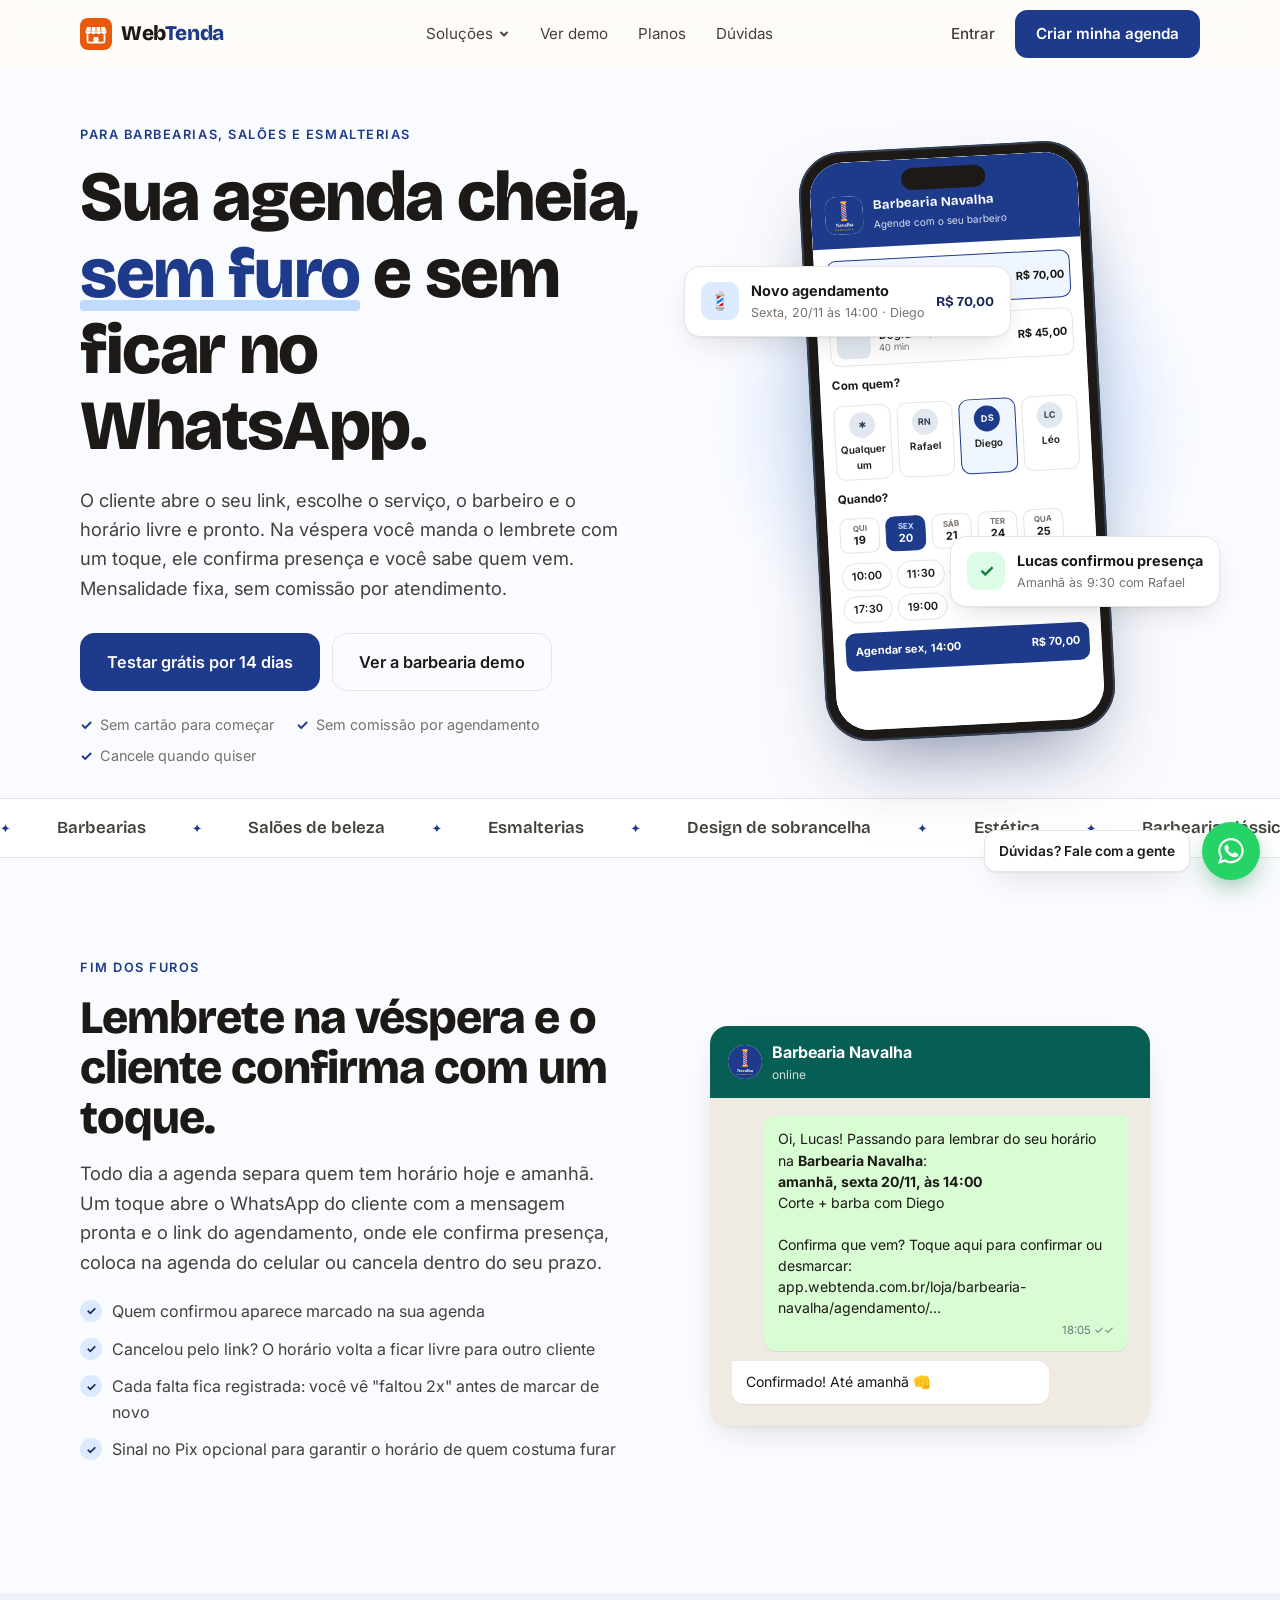
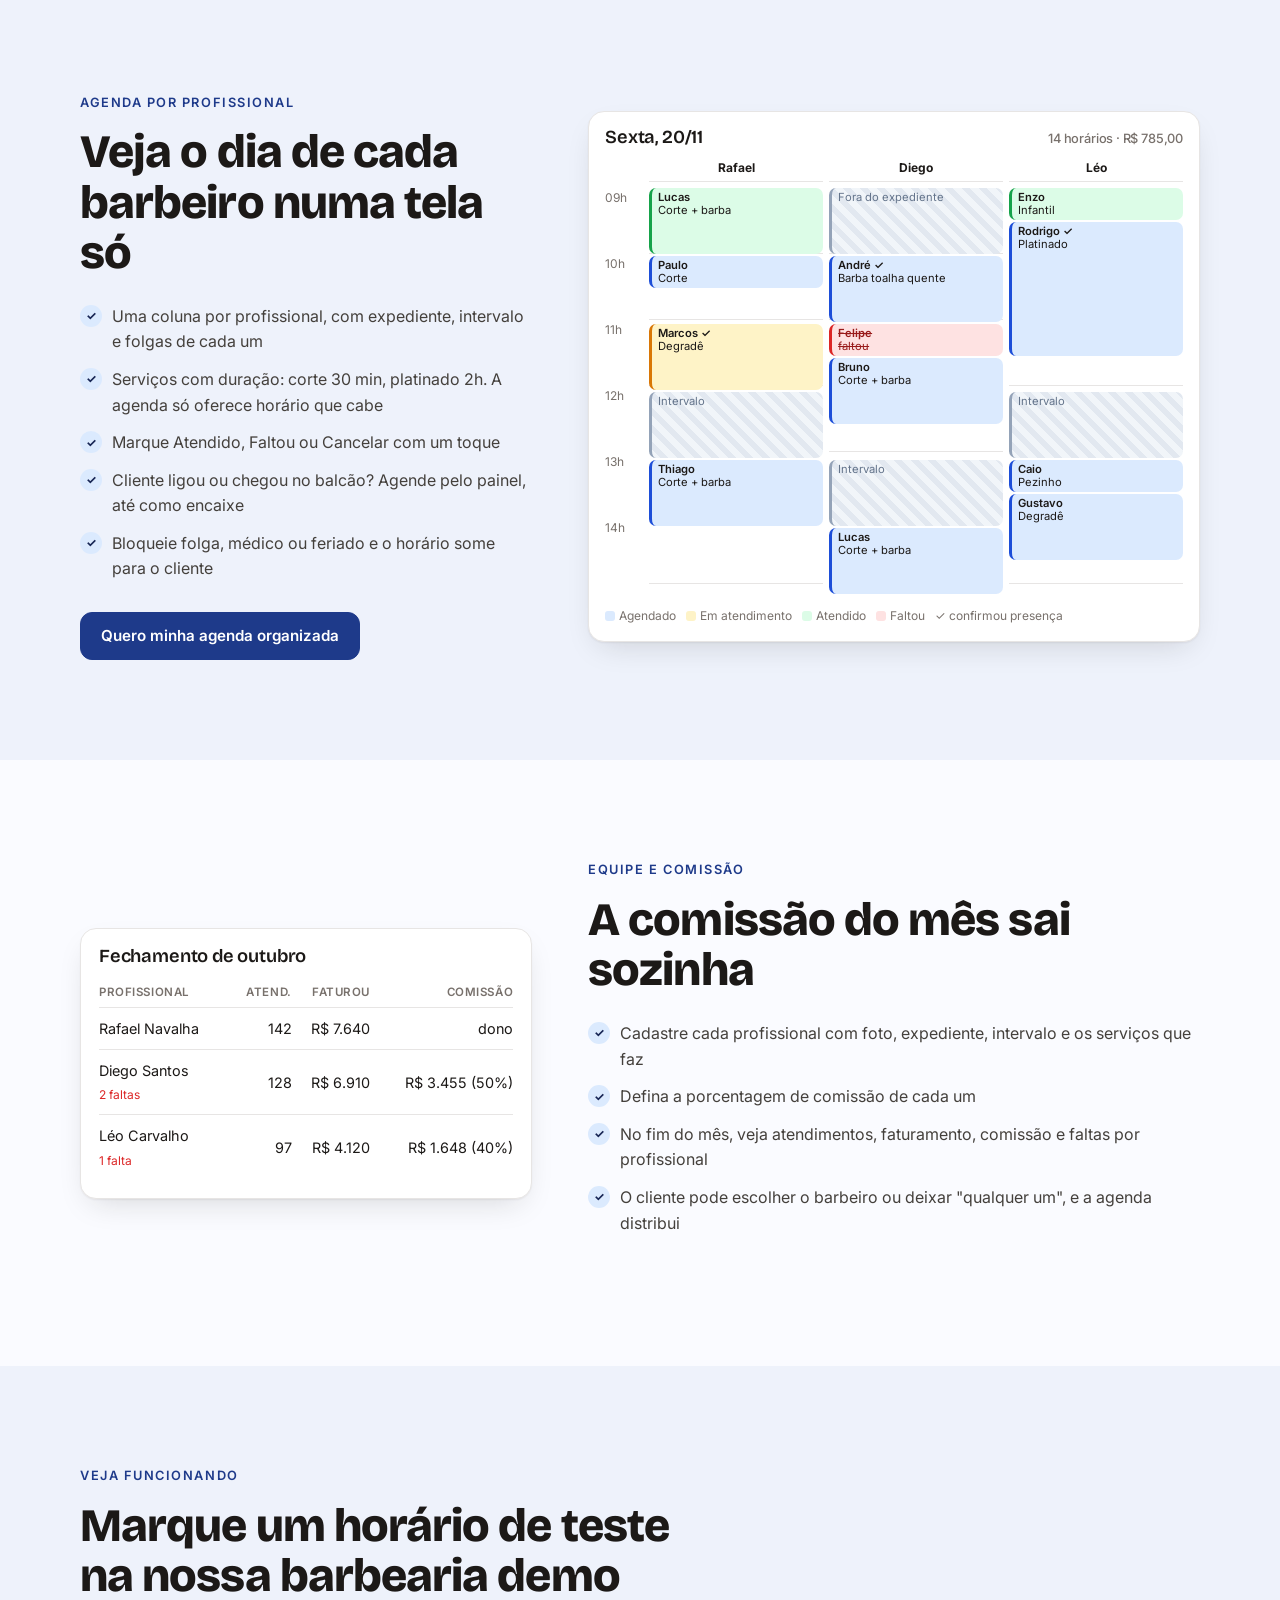
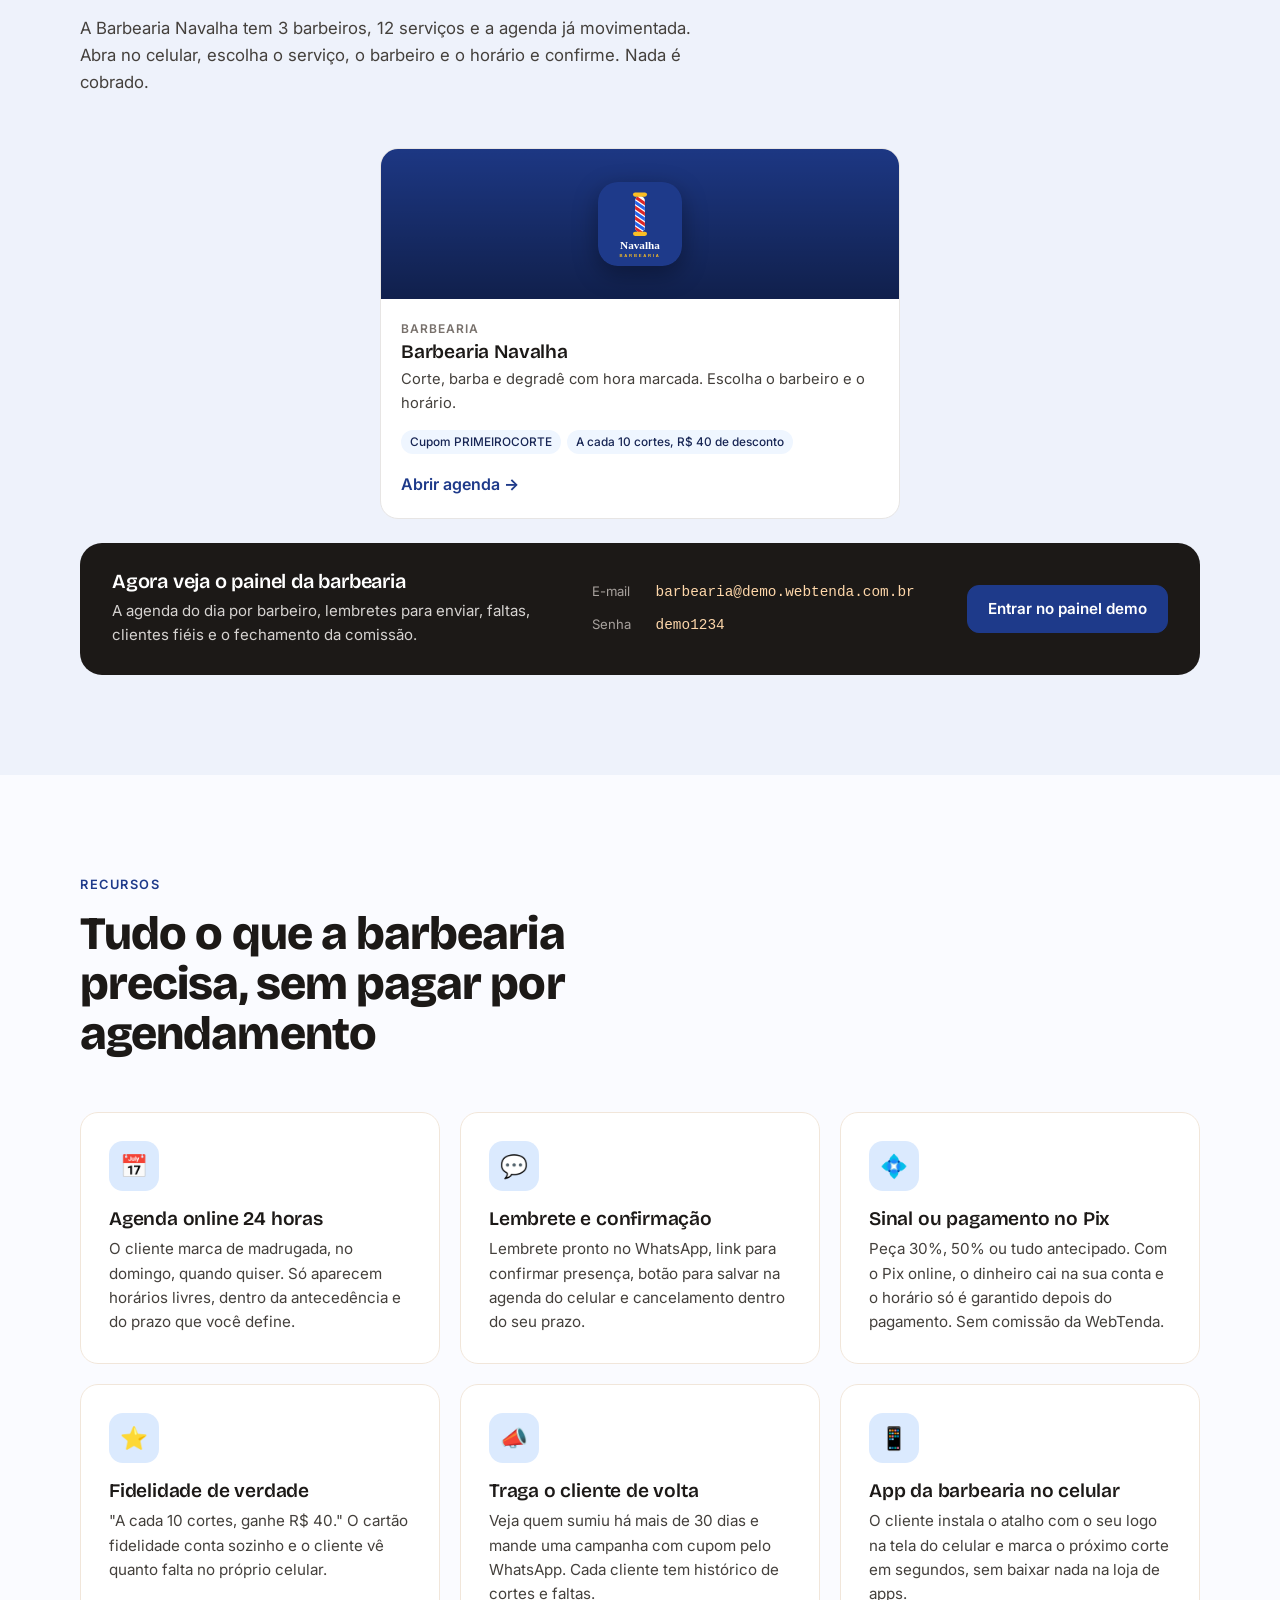
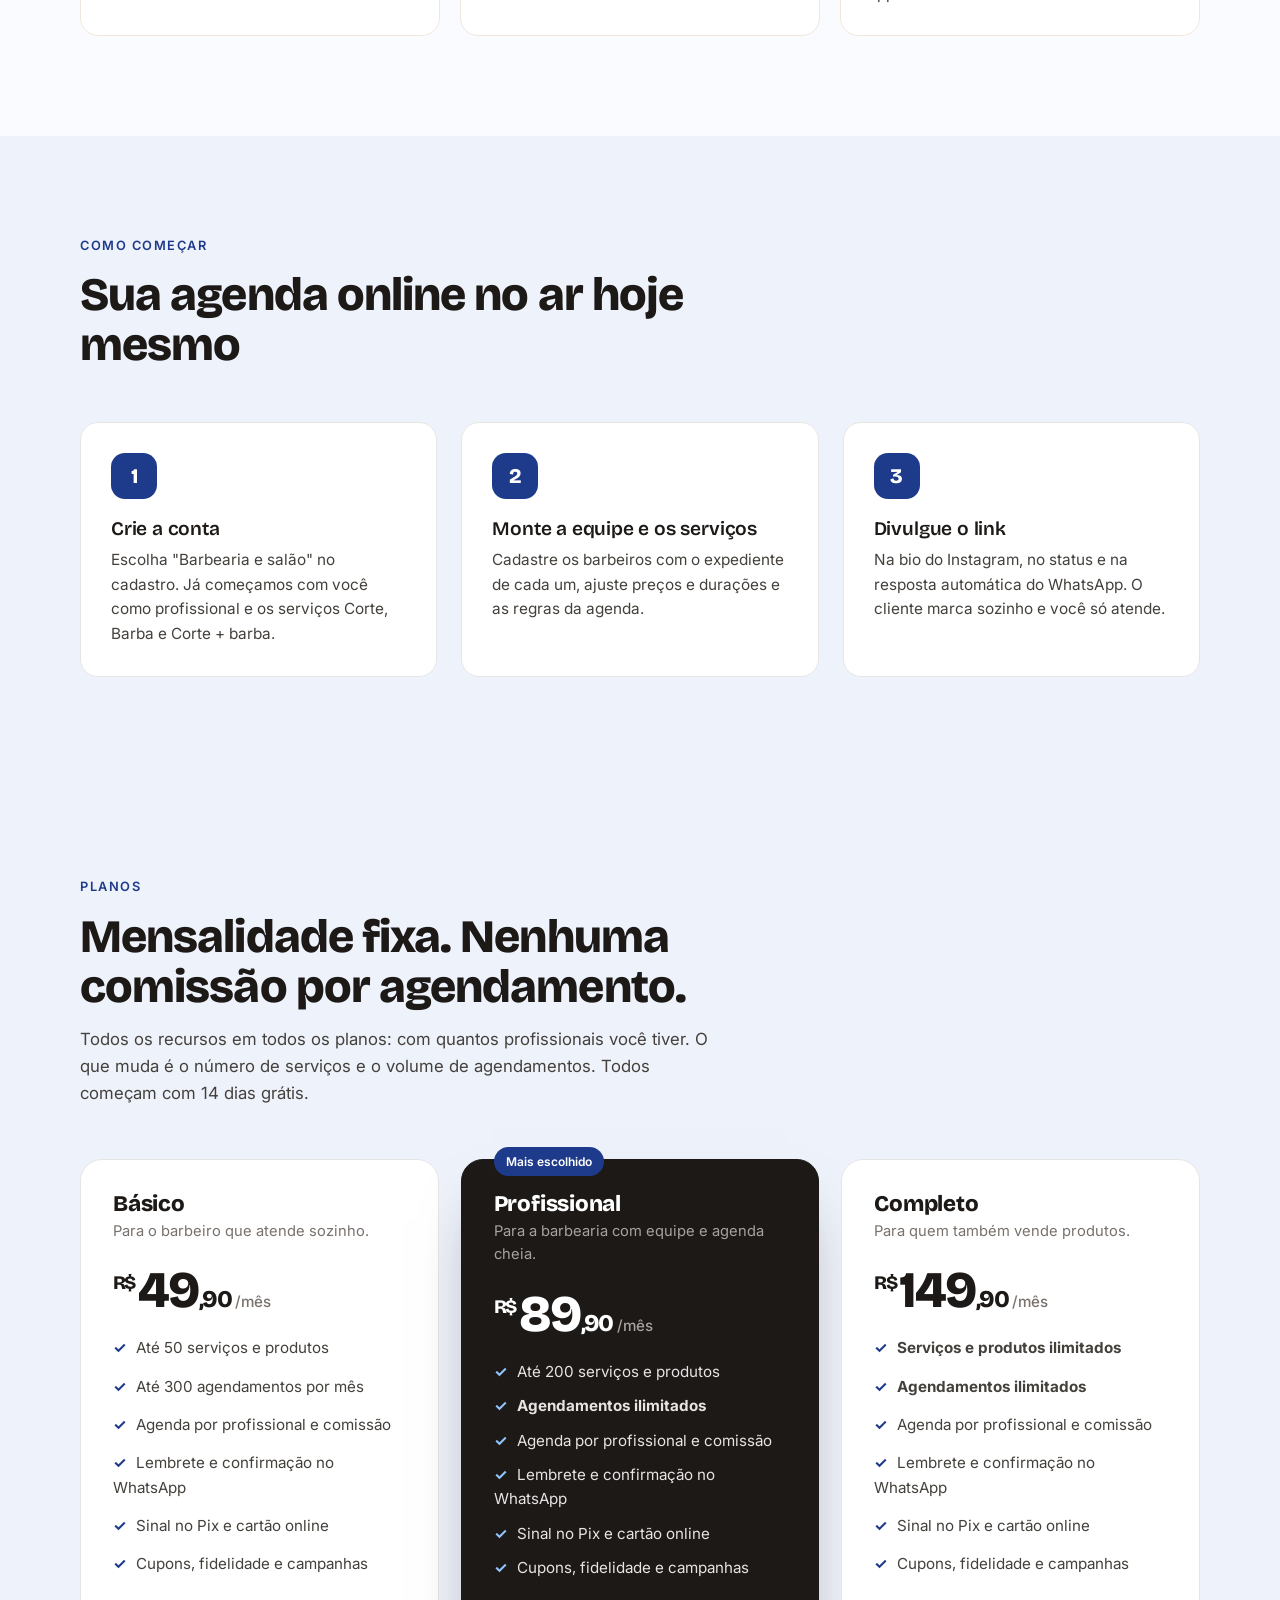
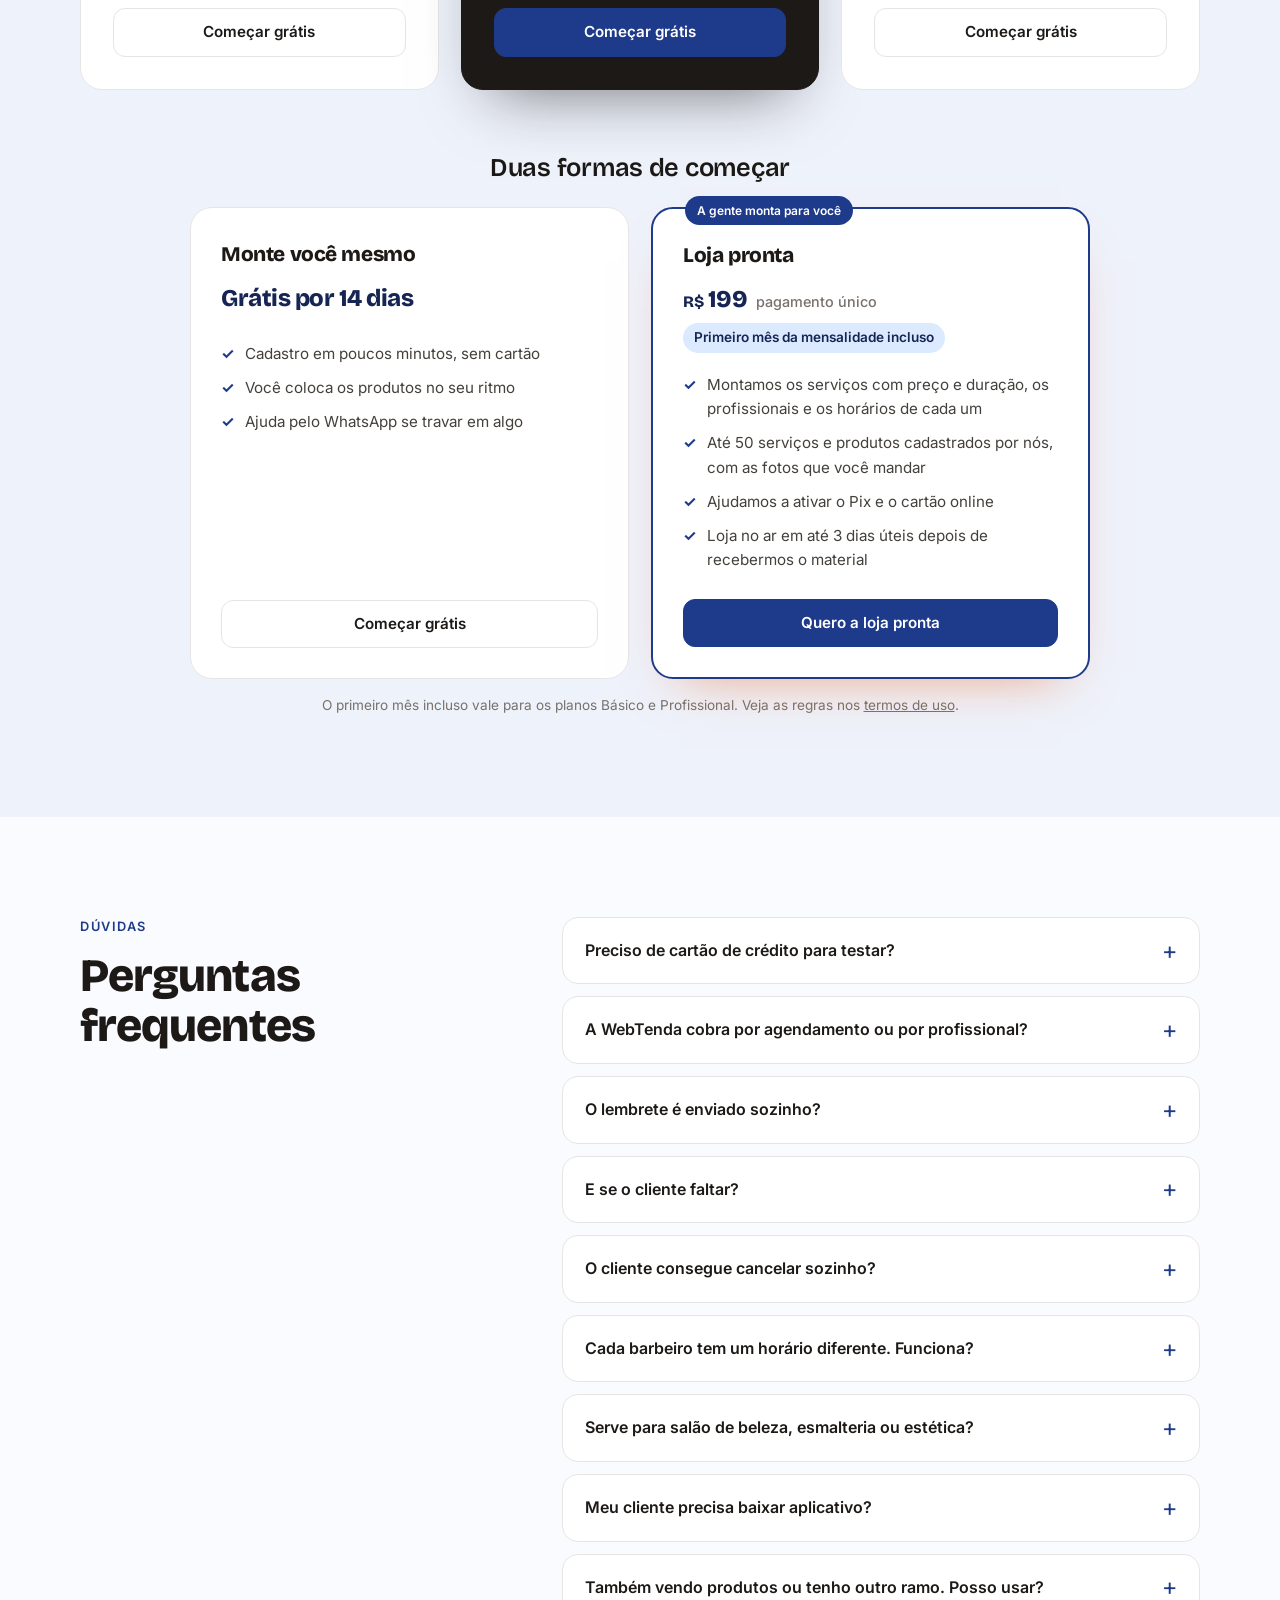
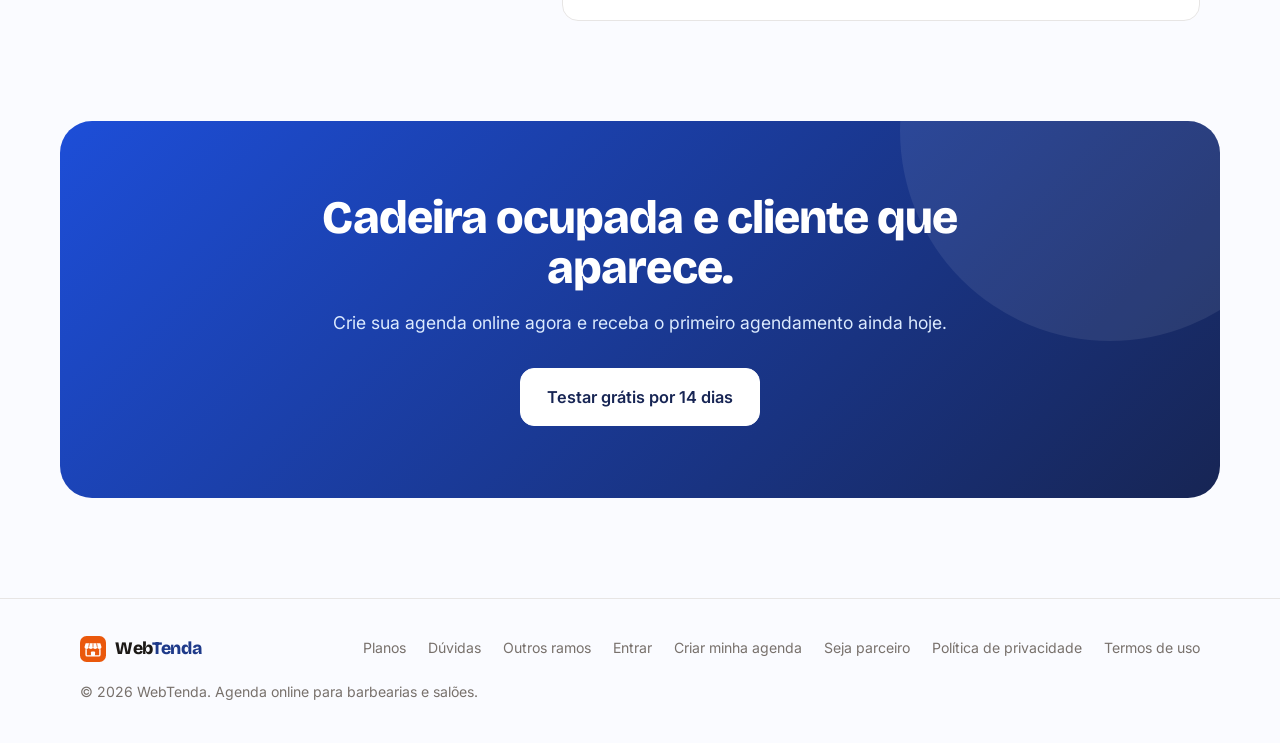
<file: barbearia/index.html>
<!doctype html>
<html lang="pt-BR">
<head>
<meta charset="utf-8">
<meta name="viewport" content="width=device-width, initial-scale=1">
<title>WebTenda para barbearias e salões: agenda online, lembrete no WhatsApp e fim dos furos</title>
<meta name="description" content="Agenda online para barbearias e salões: o cliente escolhe o serviço, o barbeiro e o horário pelo link, recebe lembrete no WhatsApp e confirma presença. Comissão de cada profissional, sinal no Pix, fidelidade e app no celular. Mensalidade fixa, sem comissão. Teste grátis por 14 dias.">
<meta property="og:title" content="Agenda online para barbearia, com lembrete no WhatsApp e sem comissão">
<meta property="og:description" content="O cliente marca sozinho com o barbeiro que quiser, recebe lembrete e confirma presença. Você vê a agenda de cada um e fecha a comissão do mês.">
<meta property="og:type" content="website">
<meta property="og:url" content="https://webtenda.com.br/barbearia/">
<meta property="og:image" content="https://webtenda.com.br/assets/og.png">
<meta name="theme-color" content="#1e3a8a">
<link rel="canonical" href="https://webtenda.com.br/barbearia/">
<link rel="icon" href="../assets/favicon.svg" type="image/svg+xml">
<link rel="apple-touch-icon" href="../assets/apple-touch-icon.png">
<link rel="preconnect" href="https://fonts.googleapis.com">
<link rel="preconnect" href="https://fonts.gstatic.com" crossorigin>
<link href="https://fonts.googleapis.com/css2?family=Bricolage+Grotesque:opsz,wght@12..96,600;12..96,800&family=Inter:wght@400;500;600&display=swap" rel="stylesheet">
<link rel="stylesheet" href="../style.css">
<style>
  /* Tema da página de barbearias: mesma base do site, azul marinho. */
  :root{--brand:#1e3a8a;--brand-d:#172554;--brand-l:#dbeafe;--brand-50:#eff6ff;--bg:#fafbff;--alt:#eef2fb;--dark:#0b1229}
  .btn:hover{box-shadow:0 8px 20px -8px rgba(30,58,138,.55)}
  .btn:focus-visible,a:focus-visible,summary:focus-visible{outline-color:#60a5fa}
  .phone{box-shadow:0 40px 80px -30px rgba(23,37,84,.55),inset 0 0 0 2px #334155}
  .hero h1 em::after{background:#bfdbfe}
  .blob{background:radial-gradient(closest-side,#bfdbfe,rgba(191,219,254,0))}
  .plan-pop li::before{color:#93c5fd}
  .faq details[open]{border-color:#60a5fa}
  .final-in{background:linear-gradient(135deg,#1d4ed8,#172554)}
  .final-in p{color:#dbeafe}

  /* Celular com a agenda online em HTML */
  .bk{height:100%;overflow:hidden;background:#fff;font-family:var(--sans);font-size:11px;color:var(--ink)}
  .bk-head{background:var(--brand);color:#fff;padding:34px 14px 14px;display:flex;align-items:center;gap:10px}
  .bk-head img{width:38px;height:38px;border-radius:12px;background:#fff}
  .bk-head strong{display:block;font-size:13px;font-family:var(--display)}
  .bk-head small{opacity:.85;font-size:10px}
  .bk-in{padding:12px;display:grid;gap:10px}
  .bk-in > p{font-weight:700;font-size:11.5px}
  .svc{display:flex;align-items:center;gap:8px;border:1px solid var(--line);border-radius:10px;padding:6px}
  .svc.on{border-color:var(--brand);background:var(--brand-50)}
  .svc i{width:34px;height:34px;border-radius:8px;background:#e2e8f0 center/cover no-repeat;flex:none}
  .svc b{flex:1;font-weight:600;line-height:1.25}
  .svc b small{display:block;font-weight:400;color:var(--mute);font-size:9.5px}
  .svc span{font-weight:700}
  .pros{display:flex;gap:6px}
  .pros span{flex:1;text-align:center;border:1px solid var(--line);border-radius:10px;padding:6px 2px;font-weight:600;font-size:10px}
  .pros span i{display:grid;place-items:center;width:26px;height:26px;margin:0 auto 3px;border-radius:50%;background:#e2e8f0;font-style:normal;font-size:9px;font-weight:700;color:#334155}
  .pros span.on{border-color:var(--brand);background:var(--brand-50)}
  .pros span.on i{background:var(--brand);color:#fff}
  .days{display:flex;gap:6px}
  .days span{flex:none;width:40px;padding:5px 0;border-radius:9px;background:#fff;border:1px solid var(--line);text-align:center;line-height:1.2}
  .days span small{display:block;font-size:8px;font-weight:700;color:var(--mute);text-transform:uppercase}
  .days span b{font-size:11px}
  .days span.on{background:var(--brand);border-color:var(--brand);color:#fff}
  .days span.on small{color:#bfdbfe}
  .times{display:flex;gap:5px;flex-wrap:wrap}
  .times span{padding:4px 9px;border-radius:99px;background:#fff;border:1px solid var(--line);font-weight:600}
  .times span.on{background:var(--brand);border-color:var(--brand);color:#fff}
  .bk-btn{background:var(--brand);color:#fff;font-weight:700;border-radius:10px;padding:10px;display:flex;justify-content:space-between}

  /* Lembrete no WhatsApp */
  .wa{display:grid;gap:40px;align-items:center}
  @media (min-width:900px){.wa{grid-template-columns:1fr 1fr}}
  .wa-chat{background:#efeae2;border-radius:var(--r);padding:22px;box-shadow:var(--shadow);max-width:440px;justify-self:center;width:100%}
  .wa-top{display:flex;align-items:center;gap:10px;margin:-22px -22px 18px;padding:14px 18px;background:#075e54;color:#fff;border-radius:var(--r) var(--r) 0 0}
  .wa-top img{width:34px;height:34px;border-radius:50%;background:#fff}
  .wa-top small{display:block;opacity:.8;font-size:.75rem}
  .wa-msg{background:#d9fdd3;border-radius:12px 0 12px 12px;padding:12px 14px;font-size:.88rem;line-height:1.5;margin-left:auto;max-width:92%;white-space:pre-line;box-shadow:0 1px 1px rgba(0,0,0,.08)}
  .wa-msg time{display:block;text-align:right;font-size:.7rem;color:#667781;margin-top:4px}
  .wa-reply{background:#fff;border-radius:0 12px 12px 12px;padding:10px 14px;font-size:.88rem;margin-top:10px;max-width:80%;box-shadow:0 1px 1px rgba(0,0,0,.08)}

  /* Agenda do dia por profissional */
  .grid-ag{background:#fff;border:1px solid var(--line);border-radius:16px;padding:16px;box-shadow:var(--shadow)}
  .grid-ag h3{font-family:var(--display);font-size:1.15rem;display:flex;justify-content:space-between;align-items:baseline;gap:8px;margin-bottom:10px}
  .grid-ag h3 small{font-family:var(--sans);font-weight:500;font-size:.8rem;color:var(--mute)}
  .cols{display:grid;grid-template-columns:38px repeat(3,1fr);gap:6px;font-size:.75rem}
  .cols .hd{font-weight:700;text-align:center;padding-bottom:4px;border-bottom:1px solid var(--line)}
  .cols .hrs{display:grid;grid-template-rows:repeat(6,66px);color:var(--mute)}
  .col{position:relative;display:grid;grid-template-rows:repeat(12,32px);gap:2px;background:repeating-linear-gradient(to bottom,transparent 0 65px,var(--line) 65px 66px)}
  .ap{border-radius:7px;padding:3px 6px;line-height:1.15;font-size:.7rem;overflow:hidden;border-left:3px solid}
  .ap b{display:block;font-weight:600}
  .ap.c{background:#dbeafe;border-color:#1d4ed8}
  .ap.d{background:#dcfce7;border-color:#16a34a}
  .ap.w{background:#fef3c7;border-color:#d97706}
  .ap.x{background:#fee2e2;border-color:#dc2626;text-decoration:line-through;color:#991b1b}
  .ap.br{background:repeating-linear-gradient(45deg,#f1f5f9 0 6px,#e2e8f0 6px 12px);border-color:#94a3b8;color:#64748b}
  .legend{display:flex;flex-wrap:wrap;gap:10px;margin-top:12px;font-size:.75rem;color:var(--mute)}
  .legend i{display:inline-block;width:10px;height:10px;border-radius:3px;margin-right:4px;vertical-align:-1px}

  /* Fechamento do mês */
  .close{background:#fff;border:1px solid var(--line);border-radius:16px;padding:18px;box-shadow:var(--shadow);font-size:.9rem}
  .close h3{font-family:var(--display);font-size:1.15rem;margin-bottom:10px}
  .close table{width:100%;border-collapse:collapse}
  .close th{text-align:left;font-size:.72rem;text-transform:uppercase;letter-spacing:.05em;color:var(--mute);font-weight:600;padding:6px 0}
  .close td{padding:9px 0;border-top:1px solid var(--line)}
  .close td:not(:first-child),.close th:not(:first-child){text-align:right}
  .close td small{color:#dc2626}
</style>
</head>
<body>
<header class="nav" id="topo">
  <div class="wrap nav-in">
    <a href="../" class="logo" aria-label="WebTenda, início">
      <svg viewBox="0 0 64 64" aria-hidden="true"><rect width="64" height="64" rx="16" fill="#ea580c"/><path d="M14 18h36l3 9H11z" fill="#fff"/><path d="M11 27a5.25 5.25 0 0 0 10.5 0a5.25 5.25 0 0 0 10.5 0a5.25 5.25 0 0 0 10.5 0a5.25 5.25 0 0 0 10.5 0z" fill="#fff"/><path d="M23.25 18 21.5 27M40.75 18l1.75 9M32 18v9" stroke="#ea580c" stroke-width="2"/><path d="M15 34v12a3 3 0 0 0 3 3h28a3 3 0 0 0 3-3V34" stroke="#fff" stroke-width="3.5" fill="none" stroke-linecap="round"/><rect x="27" y="38" width="10" height="11" rx="2" fill="#fff"/></svg>
      <span>Web<b>Tenda</b></span>
    </a>
    <button class="nav-burger" type="button" aria-label="Abrir menu" aria-expanded="false" aria-controls="menu"><span></span><span></span><span></span></button>
    <div class="nav-menu" id="menu">
      <nav class="nav-links" aria-label="Menu principal">
        <div class="nav-drop">
          <button type="button" class="nav-drop-btn" aria-expanded="false" aria-controls="solucoes">Soluções <svg viewBox="0 0 12 12" aria-hidden="true"><path d="m3 4.5 3 3 3-3"/></svg></button>
          <div class="nav-panel" id="solucoes">
          <a href="../delivery/" class="sol sol-delivery"><span class="sol-ico"><svg viewBox="0 0 24 24" aria-hidden="true"><path d="M5 17a2 2 0 1 0 4 0a2 2 0 1 0-4 0M15 17a2 2 0 1 0 4 0a2 2 0 1 0-4 0"/><path d="M9 17h6M17 15V9h-3M3 13V7h8v6M14 9l3 6M3 13h8"/></svg></span><span><strong>Delivery</strong><small>Cardápio no seu link, sem comissão por pedido</small></span></a>
          <a href="../mesa/" class="sol sol-mesa"><span class="sol-ico"><svg viewBox="0 0 24 24" aria-hidden="true"><rect x="4" y="4" width="6" height="6" rx="1"/><rect x="14" y="4" width="6" height="6" rx="1"/><rect x="4" y="14" width="6" height="6" rx="1"/><path d="M14 14h2v2h-2zM18 18h2v2h-2zM14 18h2M18 14h2"/></svg></span><span><strong>Pedido na mesa</strong><small>O cliente pede pelo QR code, sem esperar o garçom</small></span></a>
          <a href="../encomendas/" class="sol sol-encomendas"><span class="sol-ico"><svg viewBox="0 0 24 24" aria-hidden="true"><path d="M4 20h16M5 20v-7h14v7M5 16c2 1 3-1 4.7 0s3 1 4.6 0s3-1 4.7 0M12 13V9M12 6.5c-.8-1 0-2.5 0-2.5s.8 1.5 0 2.5z"/></svg></span><span><strong>Encomendas</strong><small>Bolos, doces e marmitas com dia marcado e sinal</small></span></a>
          <a href="../barbearia/" class="sol sol-barbearia" aria-current="page"><span class="sol-ico"><svg viewBox="0 0 24 24" aria-hidden="true"><circle cx="6" cy="6" r="2.5"/><circle cx="6" cy="18" r="2.5"/><path d="M8 7.5 20 17M8 16.5 20 7"/></svg></span><span><strong>Barbearias e salões</strong><small>Agenda online com lembrete e menos furos</small></span></a>
          <a href="../loja/" class="sol sol-loja"><span class="sol-ico"><svg viewBox="0 0 24 24" aria-hidden="true"><path d="M8 4 4 6.5 5.5 10 7 9.3V20h10V9.3l1.5.7L20 6.5 16 4c-.5 1.5-2 2.5-4 2.5S8.5 5.5 8 4z"/></svg></span><span><strong>Lojas de roupa</strong><small>Catálogo com o pedido chegando no WhatsApp</small></span></a>
          </div>
        </div>
        <a href="#demo">Ver demo</a>
        <a href="#planos">Planos</a>
        <a href="#duvidas">Dúvidas</a>
      </nav>
      <div class="nav-cta">
        <a href="https://app.webtenda.com.br/entrar" class="nav-login">Entrar</a>
        <a href="https://app.webtenda.com.br/cadastro?tipo=barbearia" class="btn">Criar minha agenda</a>
      </div>
    </div>
  </div>
</header>
<main>
<!-- HERO -->
<section class="hero">
  <div class="wrap hero-in">
    <div class="hero-copy">
      <p class="eyebrow reveal">Para barbearias, salões e esmalterias</p>
      <h1 class="reveal">Sua agenda cheia, <em>sem furo</em> e sem ficar no WhatsApp.</h1>
      <p class="lead reveal">O cliente abre o seu link, escolhe o serviço, o barbeiro e o horário livre e pronto. Na véspera você manda o lembrete com um toque, ele confirma presença e você sabe quem vem. Mensalidade fixa, sem comissão por atendimento.</p>
      <div class="hero-actions reveal">
        <a href="https://app.webtenda.com.br/cadastro?tipo=barbearia" class="btn btn-lg">Testar grátis por 14 dias</a>
        <a href="#demo" class="btn btn-ghost btn-lg">Ver a barbearia demo</a>
      </div>
      <ul class="hero-proof reveal">
        <li>Sem cartão para começar</li>
        <li>Sem comissão por agendamento</li>
        <li>Cancele quando quiser</li>
      </ul>
    </div>

    <div class="hero-visual" aria-hidden="true">
      <div class="blob"></div>
      <div class="phone">
        <div class="phone-notch"></div>
        <div class="phone-screen">
          <div class="bk">
            <div class="bk-head"><img src="../assets/demo/barbearia-navalha.svg" alt=""><div><strong>Barbearia Navalha</strong><small>Agende com o seu barbeiro</small></div></div>
            <div class="bk-in">
              <div class="svc on"><i style="background-image:url('https://images.unsplash.com/photo-1783908688260-0c47404926f3?auto=format&fit=crop&w=300&h=300&q=60')"></i><b>Corte + barba<small>1h</small></b><span>R$ 70,00</span></div>
              <div class="svc"><i style="background-image:url('https://images.unsplash.com/photo-1788328155052-e02abe9ba983?auto=format&fit=crop&w=300&h=300&q=60')"></i><b>Degradê (fade)<small>40 min</small></b><span>R$ 45,00</span></div>
              <p>Com quem?</p>
              <div class="pros"><span><i>✱</i>Qualquer um</span><span><i>RN</i>Rafael</span><span class="on"><i>DS</i>Diego</span><span><i>LC</i>Léo</span></div>
              <p>Quando?</p>
              <div class="days"><span><small>qui</small><b>19</b></span><span class="on"><small>sex</small><b>20</b></span><span><small>sáb</small><b>21</b></span><span><small>ter</small><b>24</b></span><span><small>qua</small><b>25</b></span></div>
              <div class="times"><span>10:00</span><span>11:30</span><span class="on">14:00</span><span>15:00</span><span>17:30</span><span>19:00</span></div>
              <div class="bk-btn"><span>Agendar sex, 14:00</span><span>R$ 70,00</span></div>
            </div>
          </div>
        </div>
      </div>
      <div class="toast t1">
        <span class="toast-ico">💈</span>
        <div><strong>Novo agendamento</strong><small>Sexta, 20/11 às 14:00 · Diego</small></div>
        <b>R$ 70,00</b>
      </div>
      <div class="toast t2">
        <span class="toast-ico ok">✓</span>
        <div><strong>Lucas confirmou presença</strong><small>Amanhã às 9:30 com Rafael</small></div>
      </div>
    </div>
  </div>

  <div class="ticker" aria-label="Tipos de negócio atendidos">
    <div class="ticker-track">
      <span>Barbearias</span><span>Salões de beleza</span><span>Esmalterias</span><span>Design de sobrancelha</span><span>Estética</span><span>Barbearia clássica</span><span>Tranças</span><span>Massagem</span><span>Studio de tatuagem</span><span>Cílios</span><span>Depilação</span><span>Podologia</span><span aria-hidden="true">Barbearias</span><span aria-hidden="true">Salões de beleza</span><span aria-hidden="true">Esmalterias</span><span aria-hidden="true">Design de sobrancelha</span><span aria-hidden="true">Estética</span><span aria-hidden="true">Barbearia clássica</span><span aria-hidden="true">Tranças</span><span aria-hidden="true">Massagem</span><span aria-hidden="true">Studio de tatuagem</span><span aria-hidden="true">Cílios</span><span aria-hidden="true">Depilação</span><span aria-hidden="true">Podologia</span>
    </div>
  </div>
</section>

<!-- LEMBRETE -->
<section class="sec" id="lembrete">
  <div class="wrap wa">
    <div class="reveal">
      <p class="eyebrow">Fim dos furos</p>
      <h2>Lembrete na véspera e o cliente confirma com um toque.</h2>
      <p class="lead" style="margin-top:16px">Todo dia a agenda separa quem tem horário hoje e amanhã. Um toque abre o WhatsApp do cliente com a mensagem pronta e o link do agendamento, onde ele confirma presença, coloca na agenda do celular ou cancela dentro do seu prazo.</p>
      <ul class="checks" style="margin-top:22px">
        <li>Quem confirmou aparece marcado na sua agenda</li>
        <li>Cancelou pelo link? O horário volta a ficar livre para outro cliente</li>
        <li>Cada falta fica registrada: você vê "faltou 2x" antes de marcar de novo</li>
        <li>Sinal no Pix opcional para garantir o horário de quem costuma furar</li>
      </ul>
    </div>
    <div class="wa-chat reveal" aria-label="Exemplo de lembrete no WhatsApp">
      <div class="wa-top"><img src="../assets/demo/barbearia-navalha.svg" alt=""><div><strong>Barbearia Navalha</strong><small>online</small></div></div>
      <div class="wa-msg">Oi, Lucas! Passando para lembrar do seu horário na <b>Barbearia Navalha</b>:
<b>amanhã, sexta 20/11, às 14:00</b>
Corte + barba com Diego

Confirma que vem? Toque aqui para confirmar ou desmarcar:
app.webtenda.com.br/loja/barbearia-navalha/agendamento/…<time>18:05 ✓✓</time></div>
      <div class="wa-reply">Confirmado! Até amanhã 👊</div>
    </div>
  </div>
</section>

<!-- AGENDA -->
<section class="sec sec-alt showcase" id="agenda">
  <div class="wrap show-in">
    <div class="show-copy reveal">
      <p class="eyebrow">Agenda por profissional</p>
      <h2>Veja o dia de cada barbeiro numa tela só</h2>
      <ul class="checks">
        <li>Uma coluna por profissional, com expediente, intervalo e folgas de cada um</li>
        <li>Serviços com duração: corte 30 min, platinado 2h. A agenda só oferece horário que cabe</li>
        <li>Marque Atendido, Faltou ou Cancelar com um toque</li>
        <li>Cliente ligou ou chegou no balcão? Agende pelo painel, até como encaixe</li>
        <li>Bloqueie folga, médico ou feriado e o horário some para o cliente</li>
      </ul>
      <a href="https://app.webtenda.com.br/cadastro?tipo=barbearia" class="btn">Quero minha agenda organizada</a>
    </div>
    <div class="grid-ag reveal" aria-label="Exemplo da agenda do dia">
      <h3>Sexta, 20/11 <small>14 horários · R$ 785,00</small></h3>
      <div class="cols">
        <div></div><div class="hd">Rafael</div><div class="hd">Diego</div><div class="hd">Léo</div>
        <div class="hrs"><span>09h</span><span>10h</span><span>11h</span><span>12h</span><span>13h</span><span>14h</span></div>
        <div class="col">
          <div class="ap d" style="grid-row:1/3"><b>Lucas</b>Corte + barba</div>
          <div class="ap c" style="grid-row:3/4"><b>Paulo</b>Corte</div>
          <div class="ap w" style="grid-row:5/7"><b>Marcos ✓</b>Degradê</div>
          <div class="ap br" style="grid-row:7/9">Intervalo</div>
          <div class="ap c" style="grid-row:9/11"><b>Thiago</b>Corte + barba</div>
        </div>
        <div class="col">
          <div class="ap br" style="grid-row:1/3">Fora do expediente</div>
          <div class="ap c" style="grid-row:3/5"><b>André ✓</b>Barba toalha quente</div>
          <div class="ap x" style="grid-row:5/6"><b>Felipe</b>faltou</div>
          <div class="ap c" style="grid-row:6/8"><b>Bruno</b>Corte + barba</div>
          <div class="ap br" style="grid-row:9/11">Intervalo</div>
          <div class="ap c" style="grid-row:11/13"><b>Lucas</b>Corte + barba</div>
        </div>
        <div class="col">
          <div class="ap d" style="grid-row:1/2"><b>Enzo</b>Infantil</div>
          <div class="ap c" style="grid-row:2/6"><b>Rodrigo ✓</b>Platinado</div>
          <div class="ap br" style="grid-row:7/9">Intervalo</div>
          <div class="ap c" style="grid-row:9/10"><b>Caio</b>Pezinho</div>
          <div class="ap c" style="grid-row:10/12"><b>Gustavo</b>Degradê</div>
        </div>
      </div>
      <div class="legend"><span><i style="background:#dbeafe"></i>Agendado</span><span><i style="background:#fef3c7"></i>Em atendimento</span><span><i style="background:#dcfce7"></i>Atendido</span><span><i style="background:#fee2e2"></i>Faltou</span><span>✓ confirmou presença</span></div>
    </div>
  </div>
</section>

<!-- COMISSÃO -->
<section class="sec showcase" id="comissao">
  <div class="wrap show-in">
    <div class="close reveal" aria-label="Exemplo do fechamento do mês">
      <h3>Fechamento de outubro</h3>
      <table>
        <thead><tr><th>Profissional</th><th>Atend.</th><th>Faturou</th><th>Comissão</th></tr></thead>
        <tbody>
          <tr><td>Rafael Navalha</td><td>142</td><td>R$ 7.640</td><td>dono</td></tr>
          <tr><td>Diego Santos<br><small>2 faltas</small></td><td>128</td><td>R$ 6.910</td><td>R$ 3.455 (50%)</td></tr>
          <tr><td>Léo Carvalho<br><small>1 falta</small></td><td>97</td><td>R$ 4.120</td><td>R$ 1.648 (40%)</td></tr>
        </tbody>
      </table>
    </div>
    <div class="show-copy reveal">
      <p class="eyebrow">Equipe e comissão</p>
      <h2>A comissão do mês sai sozinha</h2>
      <ul class="checks">
        <li>Cadastre cada profissional com foto, expediente, intervalo e os serviços que faz</li>
        <li>Defina a porcentagem de comissão de cada um</li>
        <li>No fim do mês, veja atendimentos, faturamento, comissão e faltas por profissional</li>
        <li>O cliente pode escolher o barbeiro ou deixar "qualquer um", e a agenda distribui</li>
      </ul>
    </div>
  </div>
</section>

<!-- DEMO -->
<section class="sec sec-alt" id="demo">
  <div class="wrap">
    <div class="sec-head reveal">
      <p class="eyebrow">Veja funcionando</p>
      <h2>Marque um horário de teste na nossa barbearia demo</h2>
      <p>A Barbearia Navalha tem 3 barbeiros, 12 serviços e a agenda já movimentada. Abra no celular, escolha o serviço, o barbeiro e o horário e confirme. Nada é cobrado.</p>
    </div>
    <div class="demos" style="grid-template-columns:minmax(0,520px);justify-content:center">
      <a class="demo reveal" href="https://app.webtenda.com.br/loja/barbearia-navalha" target="_blank" rel="noopener">
        <div class="demo-top" style="--c:#1e3a8a;--img:url('https://images.unsplash.com/photo-1759134198561-e2041049419c?auto=format&fit=crop&w=1000&h=400&q=60')"><img src="../assets/demo/barbearia-navalha.svg" alt="" width="84" height="84"></div>
        <div class="demo-body">
          <small>Barbearia</small>
          <h3>Barbearia Navalha</h3>
          <p>Corte, barba e degradê com hora marcada. Escolha o barbeiro e o horário.</p>
          <ul><li>Cupom PRIMEIROCORTE</li><li>A cada 10 cortes, R$ 40 de desconto</li></ul>
          <span class="demo-go">Abrir agenda <b>→</b></span>
        </div>
      </a>
    </div>
    <div class="demo-panel reveal">
      <div>
        <h3>Agora veja o painel da barbearia</h3>
        <p>A agenda do dia por barbeiro, lembretes para enviar, faltas, clientes fiéis e o fechamento da comissão.</p>
      </div>
      <dl>
        <div><dt>E-mail</dt><dd><code>barbearia@demo.webtenda.com.br</code></dd></div>
        <div><dt>Senha</dt><dd><code>demo1234</code></dd></div>
      </dl>
      <a href="https://app.webtenda.com.br/entrar" target="_blank" rel="noopener" class="btn">Entrar no painel demo</a>
    </div>
  </div>
</section>

<!-- RECURSOS -->
<section class="sec" id="recursos">
  <div class="wrap">
    <div class="sec-head reveal">
      <p class="eyebrow">Recursos</p>
      <h2>Tudo o que a barbearia precisa, sem pagar por agendamento</h2>
    </div>
    <div class="features">
      <article class="feat reveal">
        <span class="feat-ico">📅</span>
        <h3>Agenda online 24 horas</h3>
        <p>O cliente marca de madrugada, no domingo, quando quiser. Só aparecem horários livres, dentro da antecedência e do prazo que você define.</p>
      </article>
      <article class="feat reveal">
        <span class="feat-ico">💬</span>
        <h3>Lembrete e confirmação</h3>
        <p>Lembrete pronto no WhatsApp, link para confirmar presença, botão para salvar na agenda do celular e cancelamento dentro do seu prazo.</p>
      </article>
      <article class="feat reveal">
        <span class="feat-ico">💠</span>
        <h3>Sinal ou pagamento no Pix</h3>
        <p>Peça 30%, 50% ou tudo antecipado. Com o Pix online, o dinheiro cai na sua conta e o horário só é garantido depois do pagamento. Sem comissão da WebTenda.</p>
      </article>
      <article class="feat reveal">
        <span class="feat-ico">⭐</span>
        <h3>Fidelidade de verdade</h3>
        <p>"A cada 10 cortes, ganhe R$ 40." O cartão fidelidade conta sozinho e o cliente vê quanto falta no próprio celular.</p>
      </article>
      <article class="feat reveal">
        <span class="feat-ico">📣</span>
        <h3>Traga o cliente de volta</h3>
        <p>Veja quem sumiu há mais de 30 dias e mande uma campanha com cupom pelo WhatsApp. Cada cliente tem histórico de cortes e faltas.</p>
      </article>
      <article class="feat reveal">
        <span class="feat-ico">📱</span>
        <h3>App da barbearia no celular</h3>
        <p>O cliente instala o atalho com o seu logo na tela do celular e marca o próximo corte em segundos, sem baixar nada na loja de apps.</p>
      </article>
    </div>
  </div>
</section>

<!-- COMO FUNCIONA -->
<section class="sec sec-alt" id="como-funciona">
  <div class="wrap">
    <div class="sec-head reveal">
      <p class="eyebrow">Como começar</p>
      <h2>Sua agenda online no ar hoje mesmo</h2>
    </div>
    <ol class="steps">
      <li class="reveal">
        <span class="step-n">1</span>
        <h3>Crie a conta</h3>
        <p>Escolha "Barbearia e salão" no cadastro. Já começamos com você como profissional e os serviços Corte, Barba e Corte + barba.</p>
      </li>
      <li class="reveal">
        <span class="step-n">2</span>
        <h3>Monte a equipe e os serviços</h3>
        <p>Cadastre os barbeiros com o expediente de cada um, ajuste preços e durações e as regras da agenda.</p>
      </li>
      <li class="reveal">
        <span class="step-n">3</span>
        <h3>Divulgue o link</h3>
        <p>Na bio do Instagram, no status e na resposta automática do WhatsApp. O cliente marca sozinho e você só atende.</p>
      </li>
    </ol>
  </div>
</section>
<!-- PLANOS -->
<section class="sec sec-alt" id="planos">
  <div class="wrap">
    <div class="sec-head reveal">
      <p class="eyebrow">Planos</p>
      <h2>Mensalidade fixa. Nenhuma comissão por agendamento.</h2>
      <p>Todos os recursos em todos os planos: com quantos profissionais você tiver. O que muda é o número de serviços e o volume de agendamentos. Todos começam com 14 dias grátis.</p>
    </div>
    <div class="plans">
      <article class="plan reveal">
        <h3>Básico</h3>
        <p class="plan-desc">Para o barbeiro que atende sozinho.</p>
        <p class="price"><span>R$</span>49<small>,90</small><em>/mês</em></p>
        <ul>
          <li>Até 50 serviços e produtos</li>
          <li>Até 300 agendamentos por mês</li>
          <li>Agenda por profissional e comissão</li>
          <li>Lembrete e confirmação no WhatsApp</li>
          <li>Sinal no Pix e cartão online</li>
          <li>Cupons, fidelidade e campanhas</li>
        </ul>
        <a href="https://app.webtenda.com.br/cadastro?tipo=barbearia" class="btn btn-ghost btn-block">Começar grátis</a>
      </article>
      <article class="plan plan-pop reveal">
        <span class="badge">Mais escolhido</span>
        <h3>Profissional</h3>
        <p class="plan-desc">Para a barbearia com equipe e agenda cheia.</p>
        <p class="price"><span>R$</span>89<small>,90</small><em>/mês</em></p>
        <ul>
          <li>Até 200 serviços e produtos</li>
          <li><strong>Agendamentos ilimitados</strong></li>
          <li>Agenda por profissional e comissão</li>
          <li>Lembrete e confirmação no WhatsApp</li>
          <li>Sinal no Pix e cartão online</li>
          <li>Cupons, fidelidade e campanhas</li>
        </ul>
        <a href="https://app.webtenda.com.br/cadastro?tipo=barbearia" class="btn btn-block">Começar grátis</a>
      </article>
      <article class="plan reveal">
        <h3>Completo</h3>
        <p class="plan-desc">Para quem também vende produtos.</p>
        <p class="price"><span>R$</span>149<small>,90</small><em>/mês</em></p>
        <ul>
          <li><strong>Serviços e produtos ilimitados</strong></li>
          <li><strong>Agendamentos ilimitados</strong></li>
          <li>Agenda por profissional e comissão</li>
          <li>Lembrete e confirmação no WhatsApp</li>
          <li>Sinal no Pix e cartão online</li>
          <li>Cupons, fidelidade e campanhas</li>
        </ul>
        <a href="https://app.webtenda.com.br/cadastro?tipo=barbearia" class="btn btn-ghost btn-block">Começar grátis</a>
      </article>
    </div>
    
    <div class="start reveal" id="loja-pronta">
      <h3 class="start-title">Duas formas de começar</h3>
      <div class="start-grid">
        <div class="start-card">
          <h4>Monte você mesmo</h4>
          <p class="start-price">Grátis por 14 dias</p>
          <ul>
            <li>Cadastro em poucos minutos, sem cartão</li>
            <li>Você coloca os produtos no seu ritmo</li>
            <li>Ajuda pelo WhatsApp se travar em algo</li>
          </ul>
          <a href="https://app.webtenda.com.br/cadastro?tipo=barbearia" class="btn btn-ghost btn-block">Começar grátis</a>
        </div>
        <div class="start-card start-pro">
          <span class="badge">A gente monta para você</span>
          <h4>Loja pronta</h4>
          <p class="start-price"><span>R$</span> 199 <em>pagamento único</em></p>
          <p class="start-inc">Primeiro mês da mensalidade incluso</p>
          <ul>
            <li>Montamos os serviços com preço e duração, os profissionais e os horários de cada um</li>
            <li>Até 50 serviços e produtos cadastrados por nós, com as fotos que você mandar</li>
            <li>Ajudamos a ativar o Pix e o cartão online</li>
            <li>Loja no ar em até 3 dias úteis depois de recebermos o material</li>
          </ul>
          <a href="mailto:contato@webmedula.com.br?subject=Loja%20pronta" class="btn btn-block" data-wa="Olá! Vim pelo site e quero a Loja pronta da WebTenda para a minha barbearia ou salão. Meu negócio se chama: " target="_blank" rel="noopener">Quero a loja pronta</a>
        </div>
      </div>
      <p class="start-note">O primeiro mês incluso vale para os planos Básico e Profissional. Veja as regras nos <a href="../termos/">termos de uso</a>.</p>
    </div>
  </div>
</section>


<!-- FAQ -->
<section class="sec" id="duvidas">
  <div class="wrap faq-in">
    <div class="sec-head reveal">
      <p class="eyebrow">Dúvidas</p>
      <h2>Perguntas frequentes</h2>
    </div>
    <div class="faq">
      <details class="reveal"><summary>Preciso de cartão de crédito para testar?</summary><p>Não. Você cria a conta e usa por 14 dias sem pagar nada. Só escolhe a forma de pagamento se decidir continuar.</p></details>
      <details class="reveal"><summary>A WebTenda cobra por agendamento ou por profissional?</summary><p>Não. Você paga só a mensalidade do plano, com quantos barbeiros quiser. O valor dos atendimentos é todo seu.</p></details>
      <details class="reveal"><summary>O lembrete é enviado sozinho?</summary><p>O lembrete sai do WhatsApp da própria barbearia: a agenda mostra quem tem horário hoje e amanhã e, com um toque, abre a conversa com a mensagem pronta. Assim o cliente recebe do número que ele já conhece, sem custo extra.</p></details>
      <details class="reveal"><summary>E se o cliente faltar?</summary><p>Marque "Faltou" e fica registrado no histórico dele. Na próxima vez você vê quantas vezes ele faltou. Para quem fura muito, você pode exigir sinal no Pix para garantir o horário.</p></details>
      <details class="reveal"><summary>O cliente consegue cancelar sozinho?</summary><p>Consegue, pelo link do agendamento, até o prazo que você escolher (por exemplo, até 2 horas antes). Também dá para não permitir o cancelamento pelo link.</p></details>
      <details class="reveal"><summary>Cada barbeiro tem um horário diferente. Funciona?</summary><p>Funciona. Cada profissional tem o seu expediente por dia da semana, intervalo de almoço, folgas e os serviços que faz. A agenda só oferece horários em que ele está livre.</p></details>
      <details class="reveal"><summary>Serve para salão de beleza, esmalteria ou estética?</summary><p>Serve. Qualquer negócio que atende com hora marcada e profissional: salão, manicure, sobrancelha, estética, massagem, tatuagem.</p></details>
      <details class="reveal"><summary>Meu cliente precisa baixar aplicativo?</summary><p>Não. A agenda abre no navegador, a partir do seu link. Quem quiser pode instalar o atalho da barbearia na tela do celular.</p></details>
      <details class="reveal"><summary>Também vendo produtos ou tenho outro ramo. Posso usar?</summary><p>Pode. A WebTenda também atende delivery, lojas de roupa e encomendas. <a href="../" style="text-decoration:underline">Veja todos os ramos</a>.</p></details>
    </div>
  </div>
</section>

<!-- CTA FINAL -->
<section class="final">
  <div class="wrap final-in reveal">
    <h2>Cadeira ocupada e cliente que aparece.</h2>
    <p>Crie sua agenda online agora e receba o primeiro agendamento ainda hoje.</p>
    <a href="https://app.webtenda.com.br/cadastro?tipo=barbearia" class="btn btn-light btn-lg">Testar grátis por 14 dias</a>
  </div>
</section>
</main>
<footer class="foot">
  <div class="wrap foot-in">
    <a href="#topo" class="logo logo-sm"><svg viewBox="0 0 64 64" aria-hidden="true"><rect width="64" height="64" rx="16" fill="#ea580c"/><path d="M14 18h36l3 9H11z" fill="#fff"/><path d="M11 27a5.25 5.25 0 0 0 10.5 0a5.25 5.25 0 0 0 10.5 0a5.25 5.25 0 0 0 10.5 0a5.25 5.25 0 0 0 10.5 0z" fill="#fff"/><path d="M23.25 18 21.5 27M40.75 18l1.75 9M32 18v9" stroke="#ea580c" stroke-width="2"/><path d="M15 34v12a3 3 0 0 0 3 3h28a3 3 0 0 0 3-3V34" stroke="#fff" stroke-width="3.5" fill="none" stroke-linecap="round"/><rect x="27" y="38" width="10" height="11" rx="2" fill="#fff"/></svg><span>Web<b>Tenda</b></span></a>
    <nav aria-label="Rodapé">
      <a href="#planos">Planos</a>
      <a href="#duvidas">Dúvidas</a>
      <a href="../">Outros ramos</a>
      <a href="https://app.webtenda.com.br/entrar">Entrar</a>
      <a href="https://app.webtenda.com.br/cadastro?tipo=barbearia">Criar minha agenda</a>
      <a href="../parceiros/">Seja parceiro</a>
      <a href="../privacidade/">Política de privacidade</a>
      <a href="../termos/">Termos de uso</a>
    </nav>
    <p>© <span id="ano">2026</span> WebTenda. Agenda online para barbearias e salões.</p>
  </div>
</footer>

<a href="https://app.webtenda.com.br/cadastro?tipo=barbearia" class="sticky-cta">Testar grátis por 14 dias</a>

<script src="../main.js" defer></script>
</body>
</html>
</file>
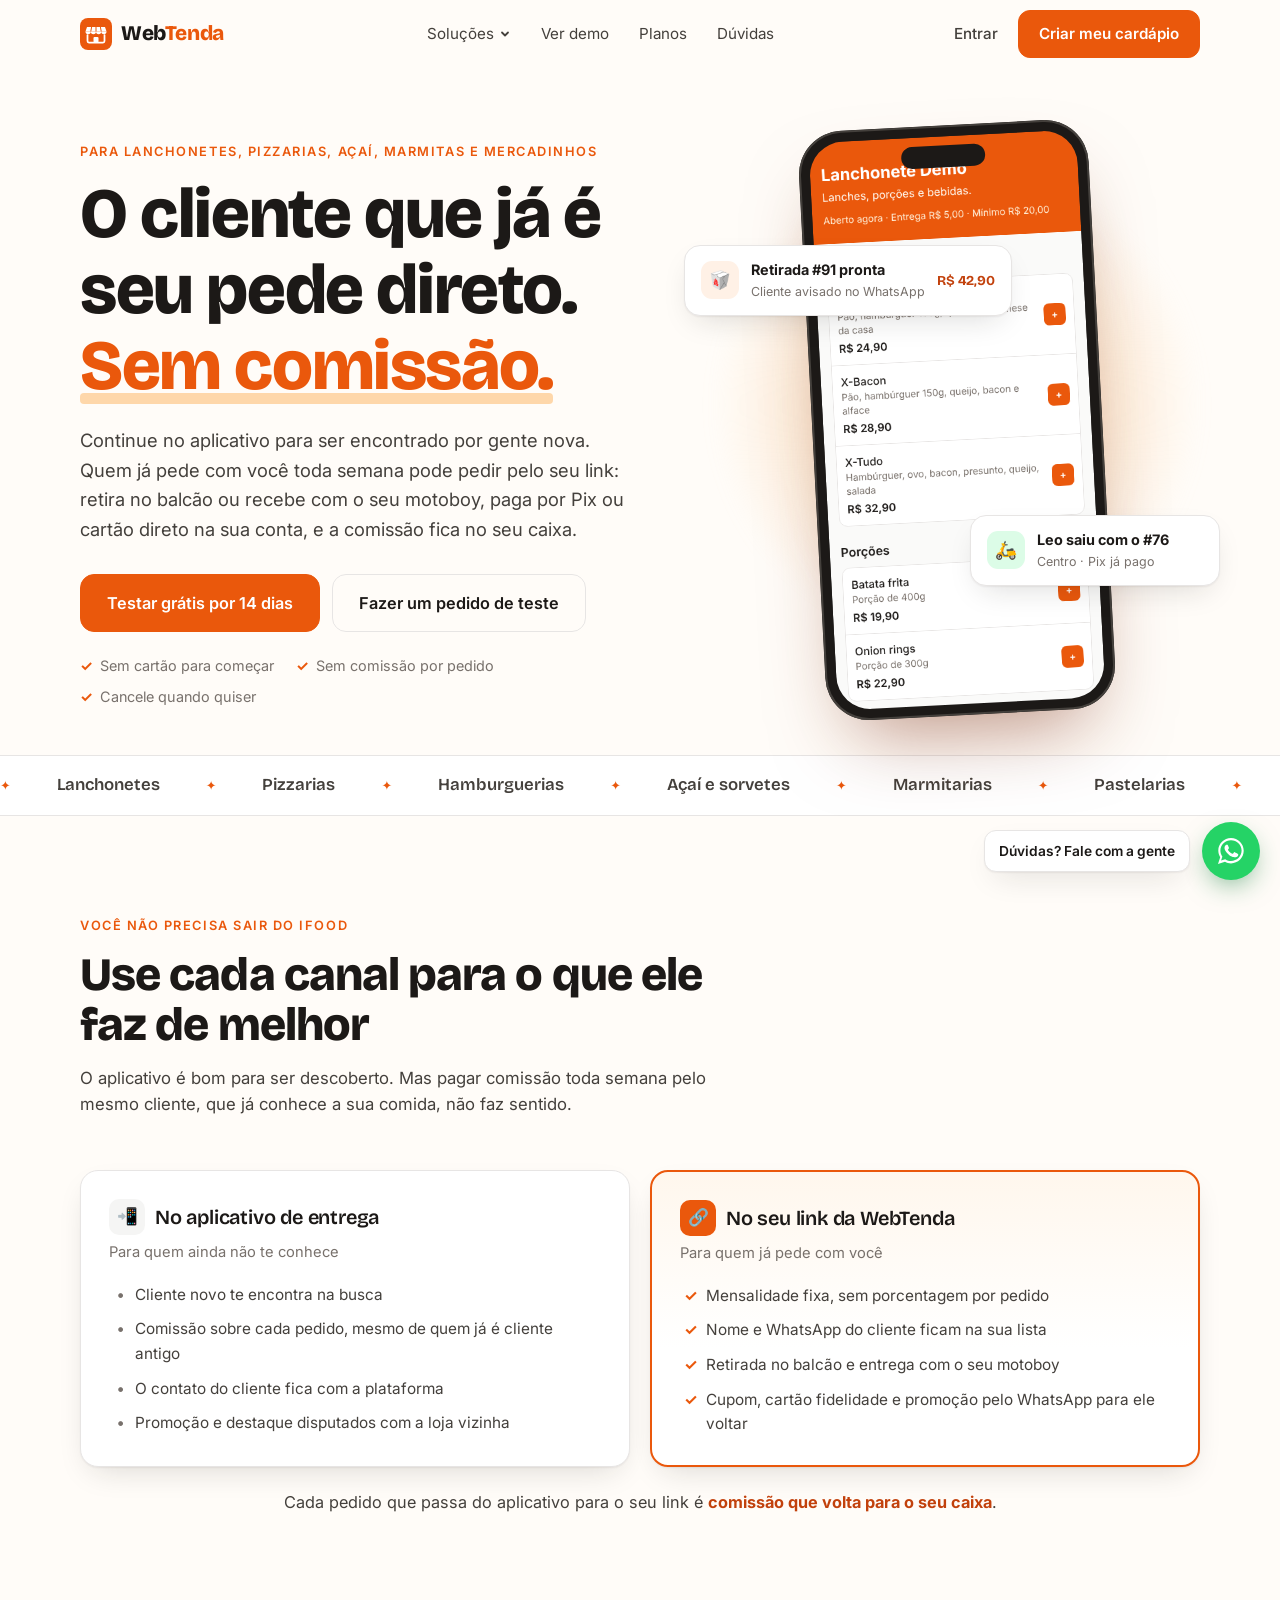
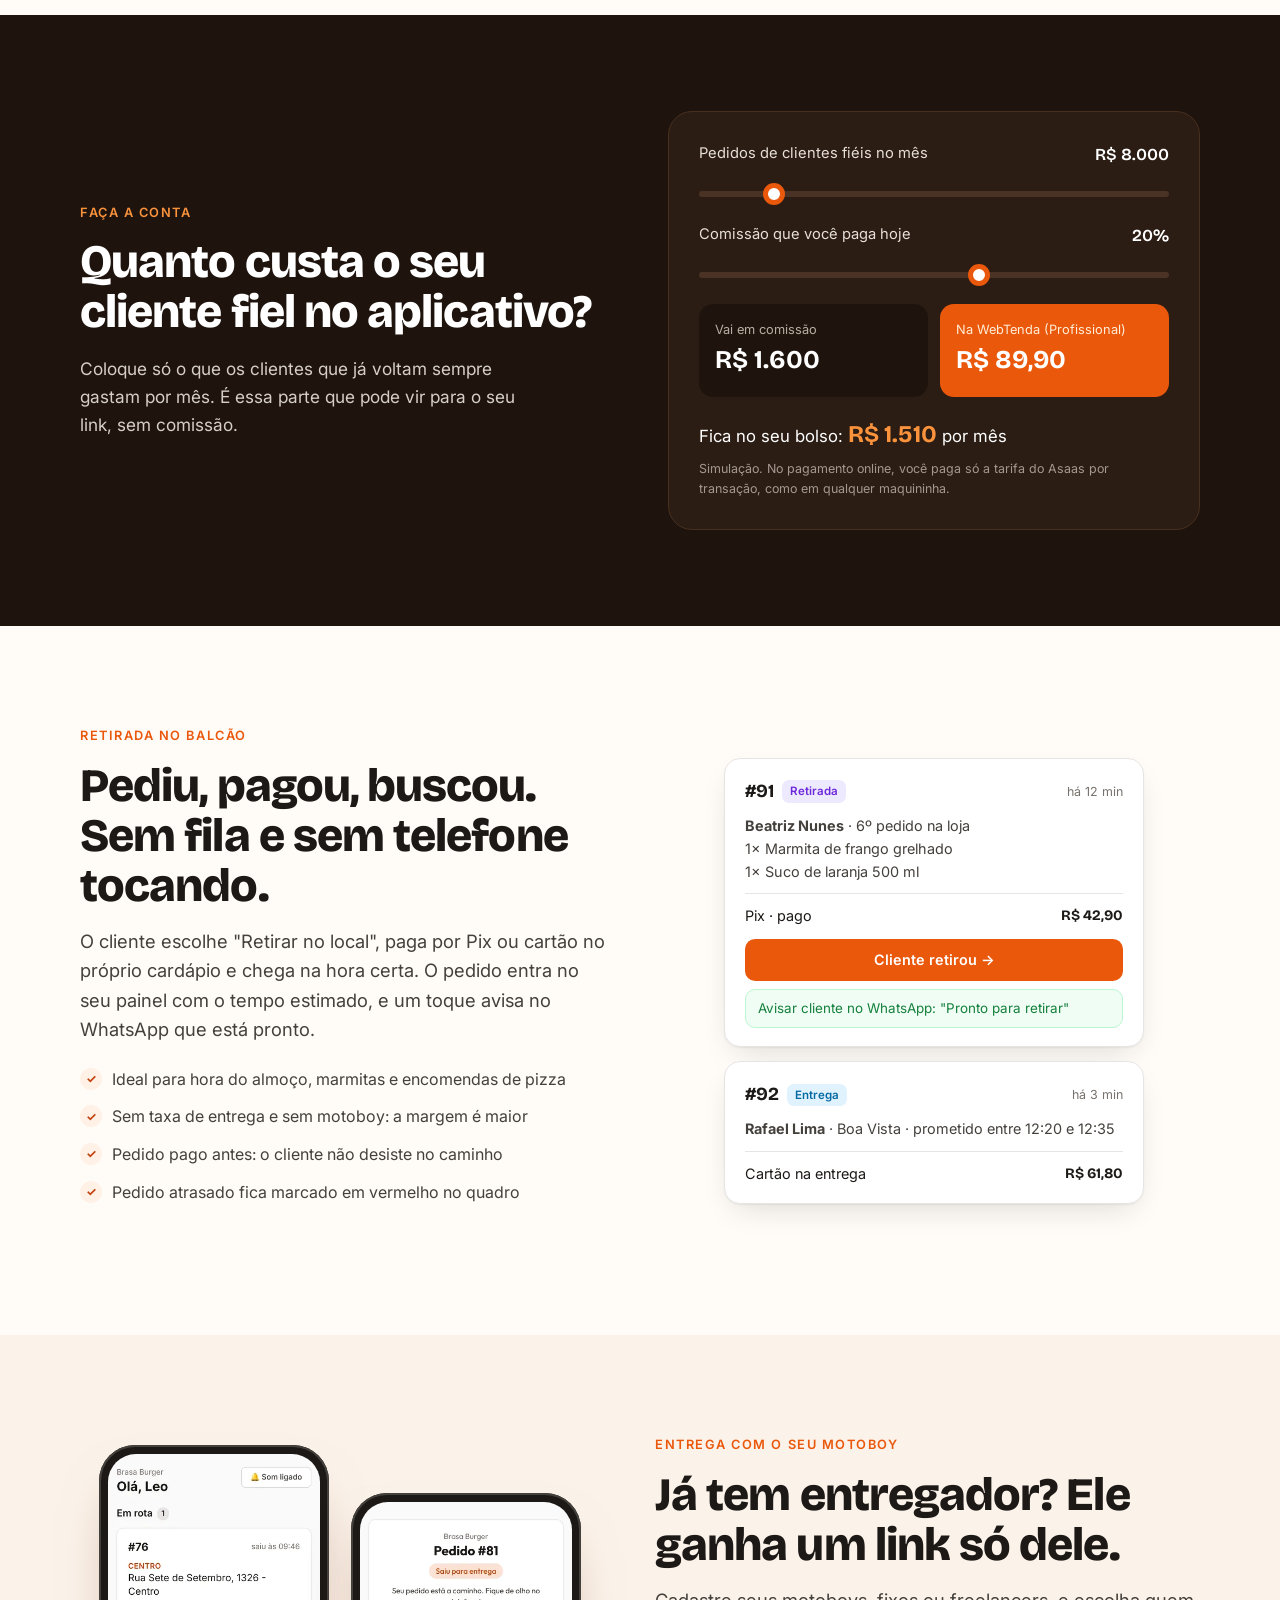
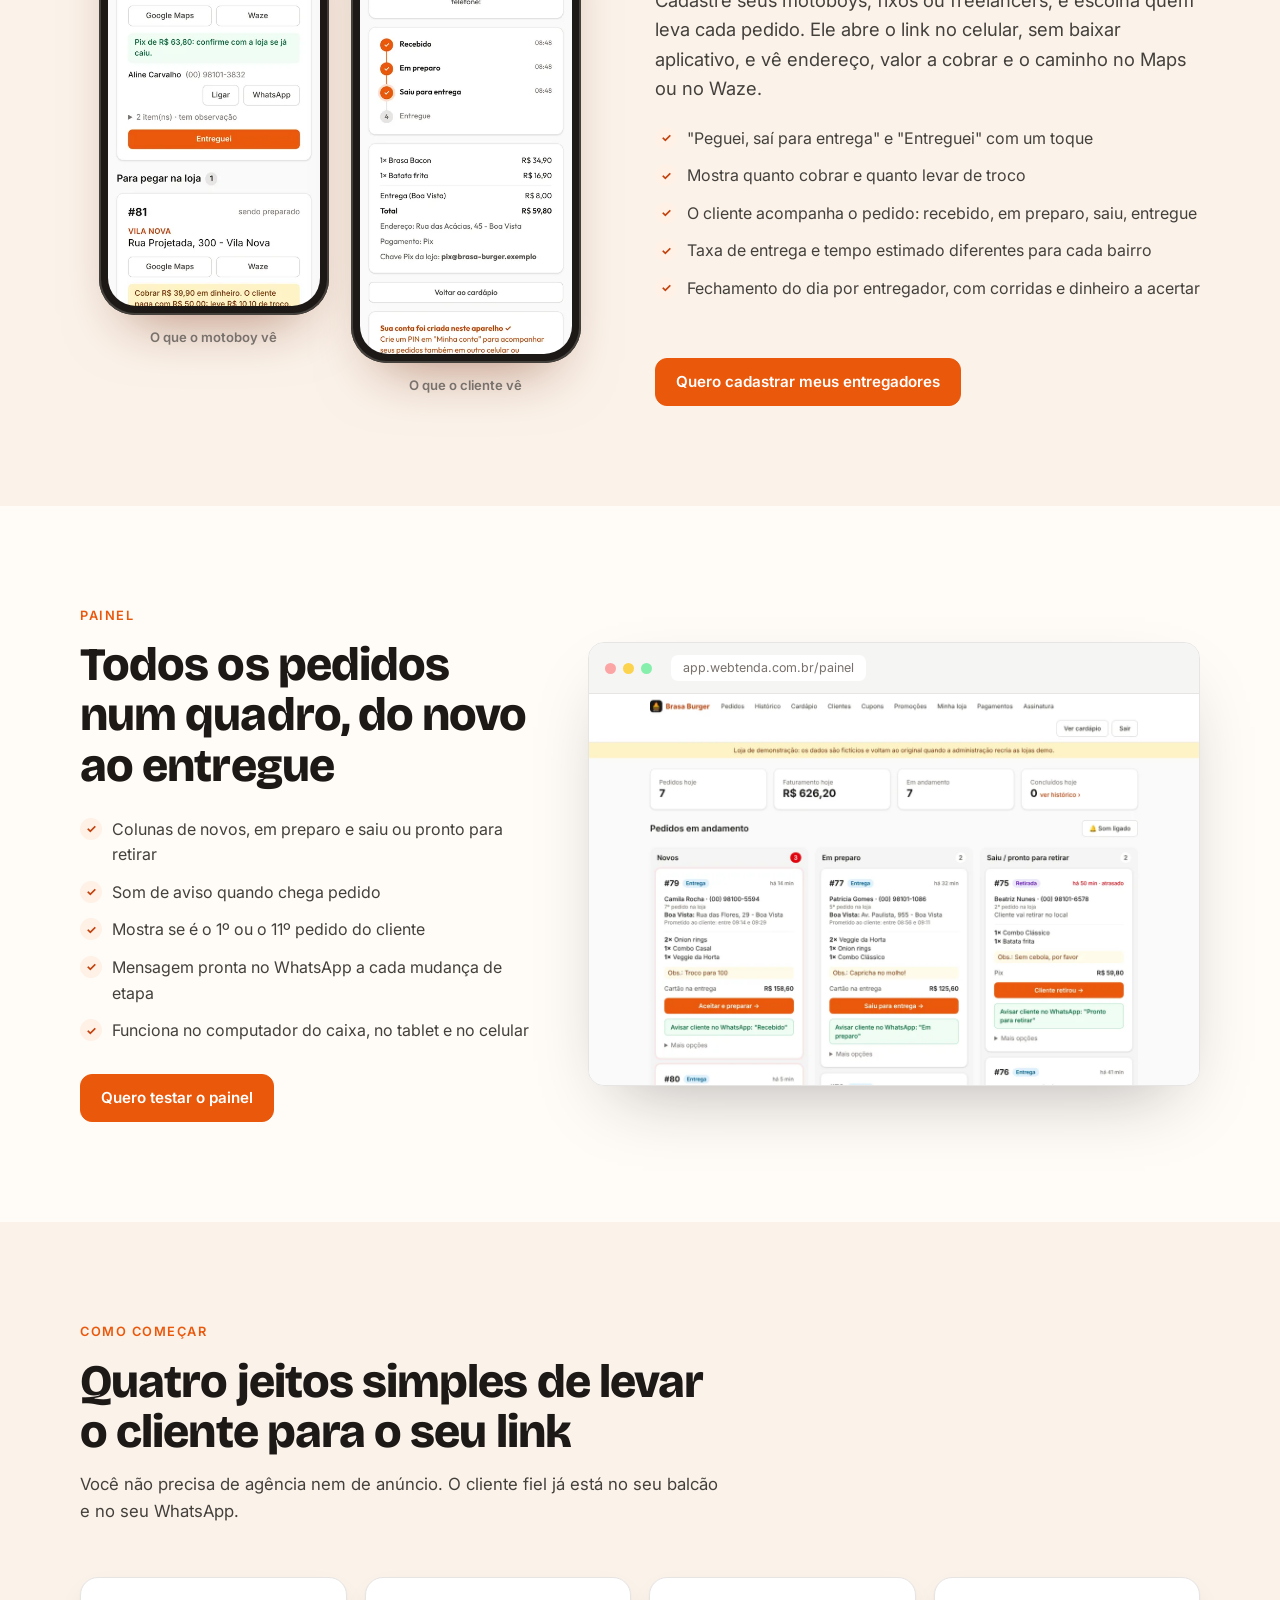
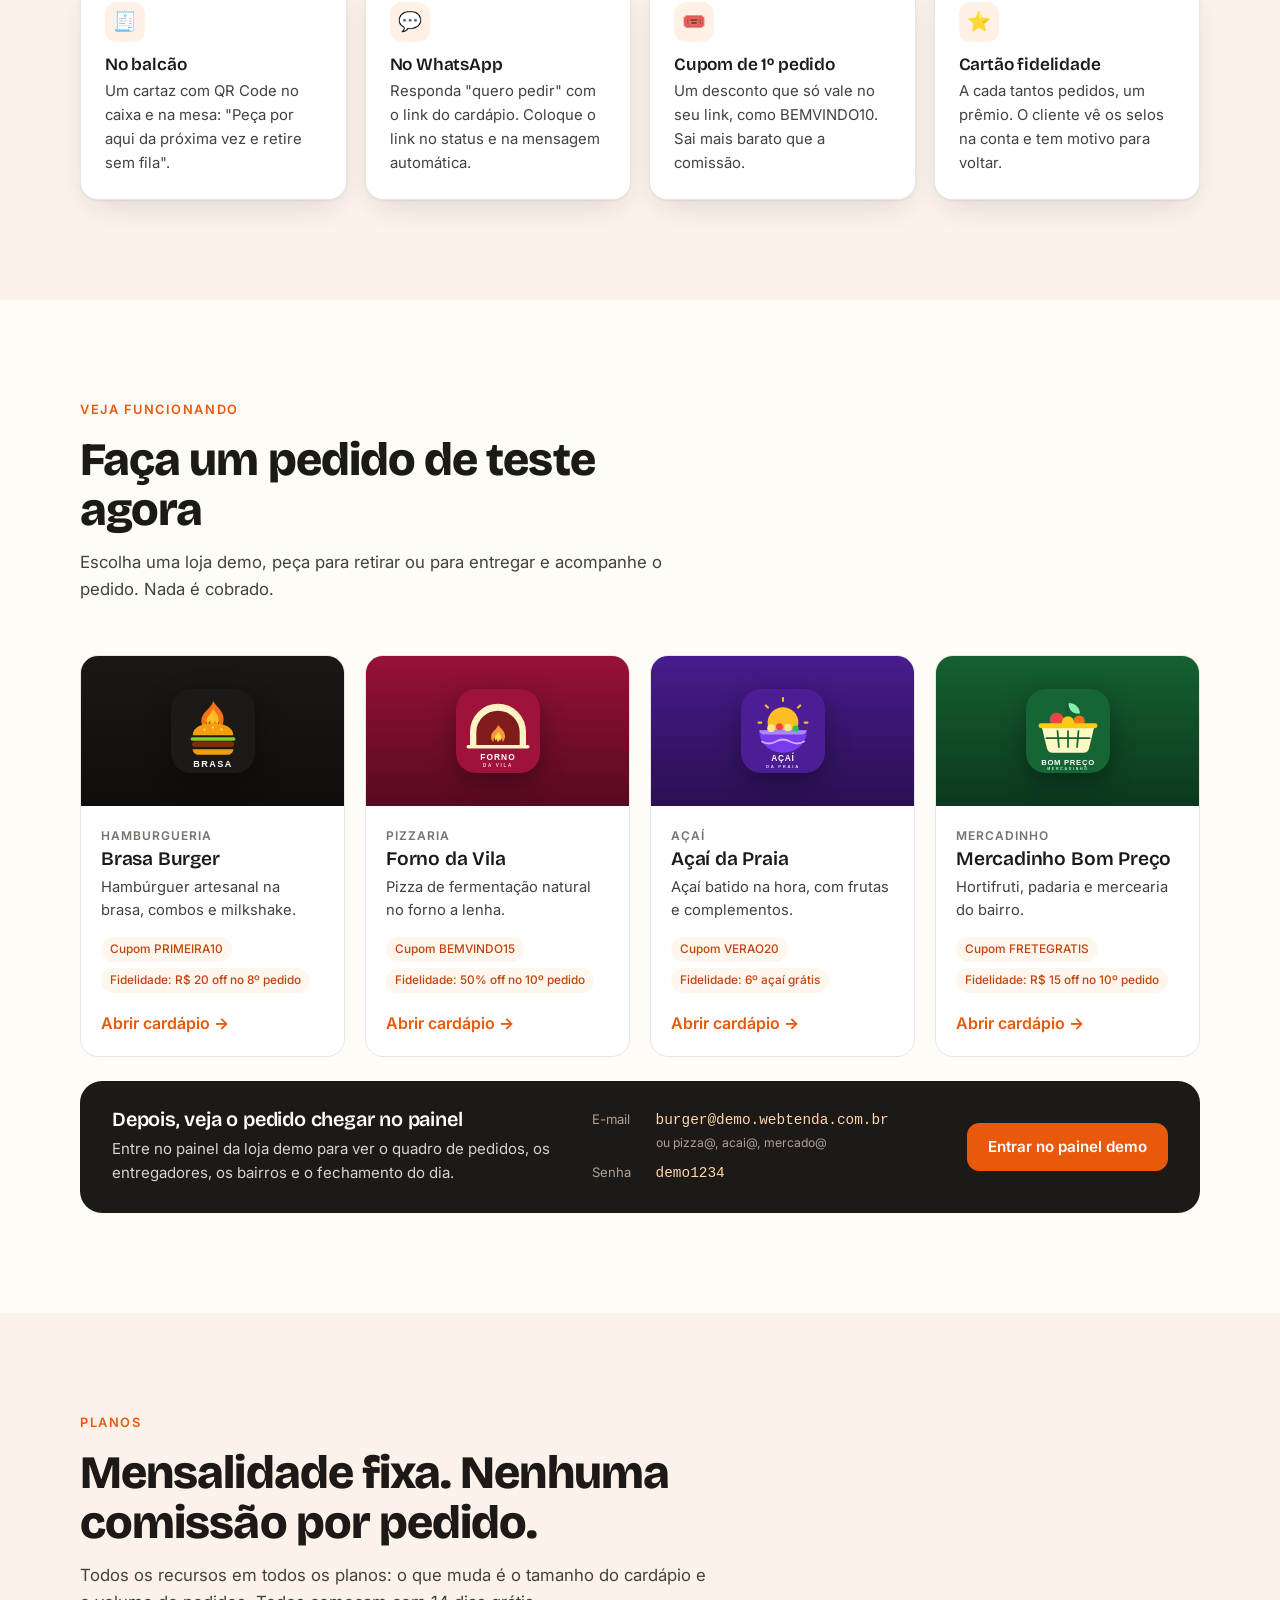
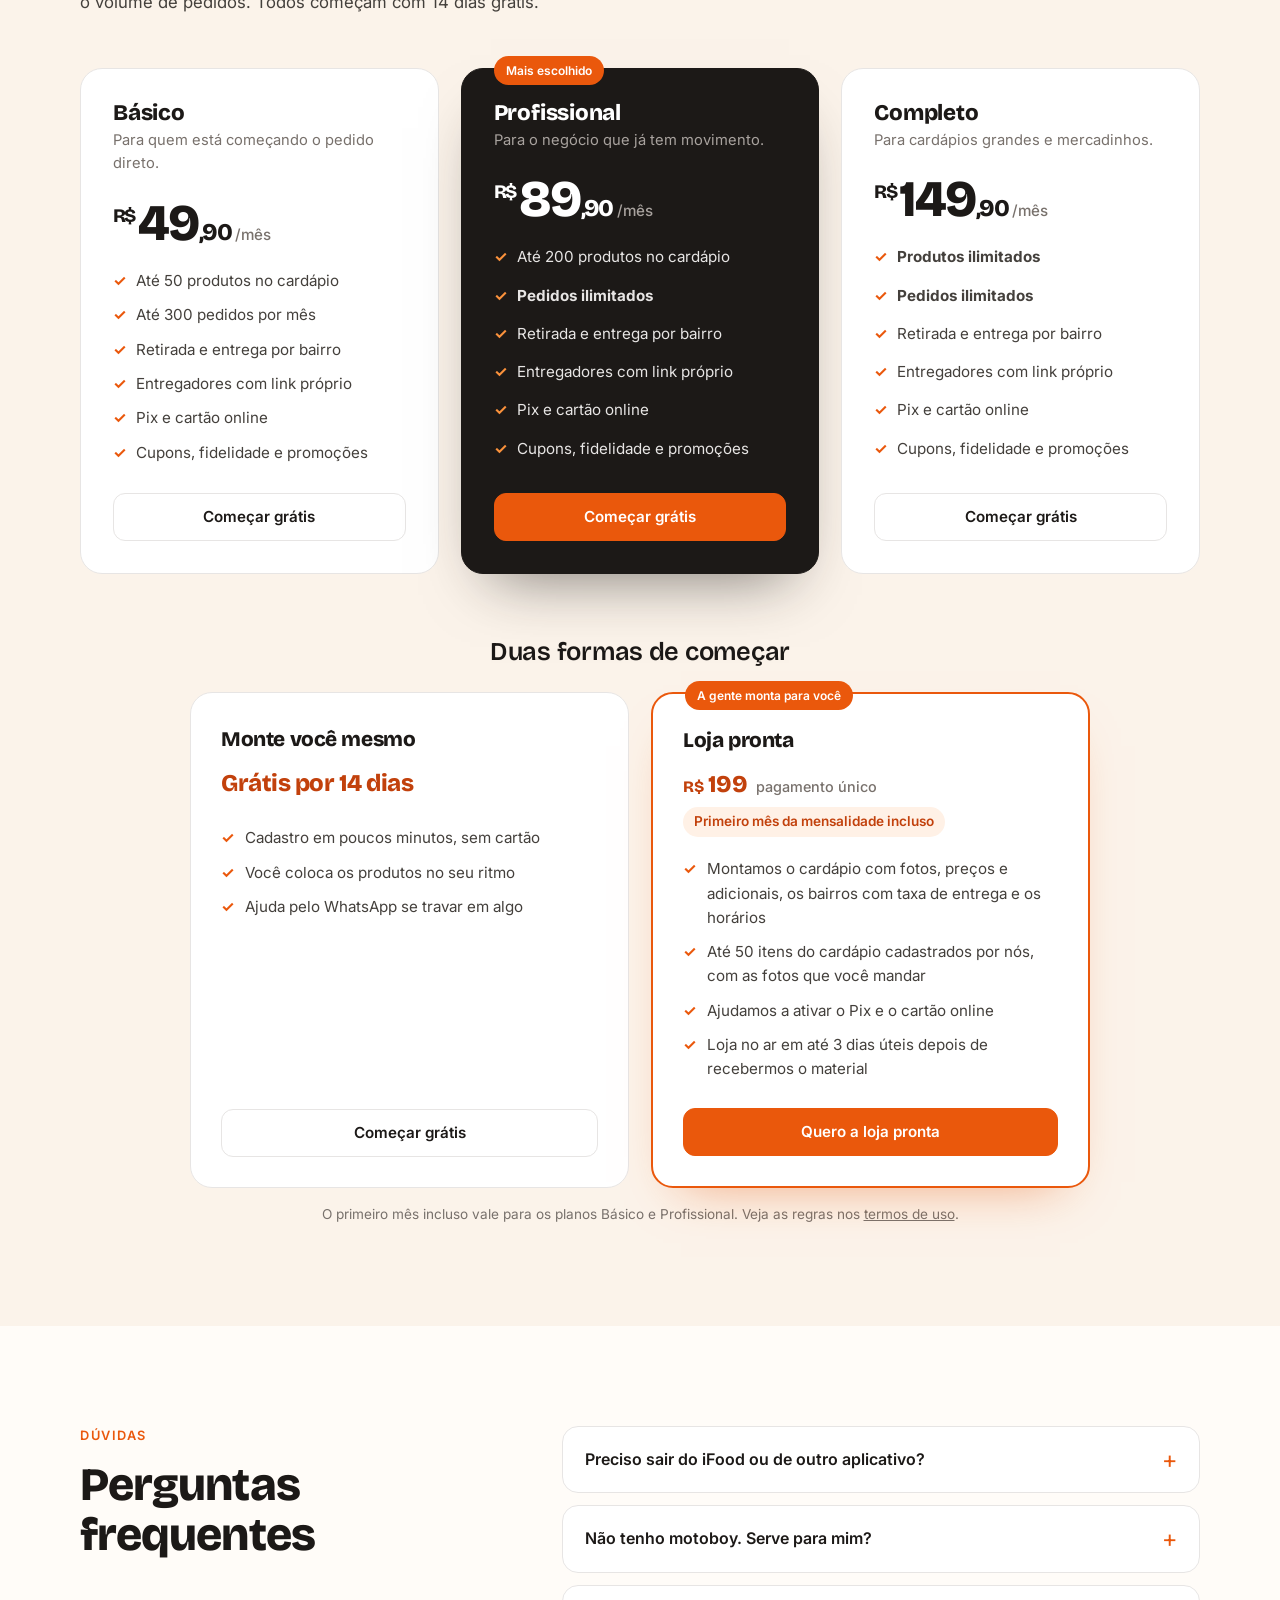
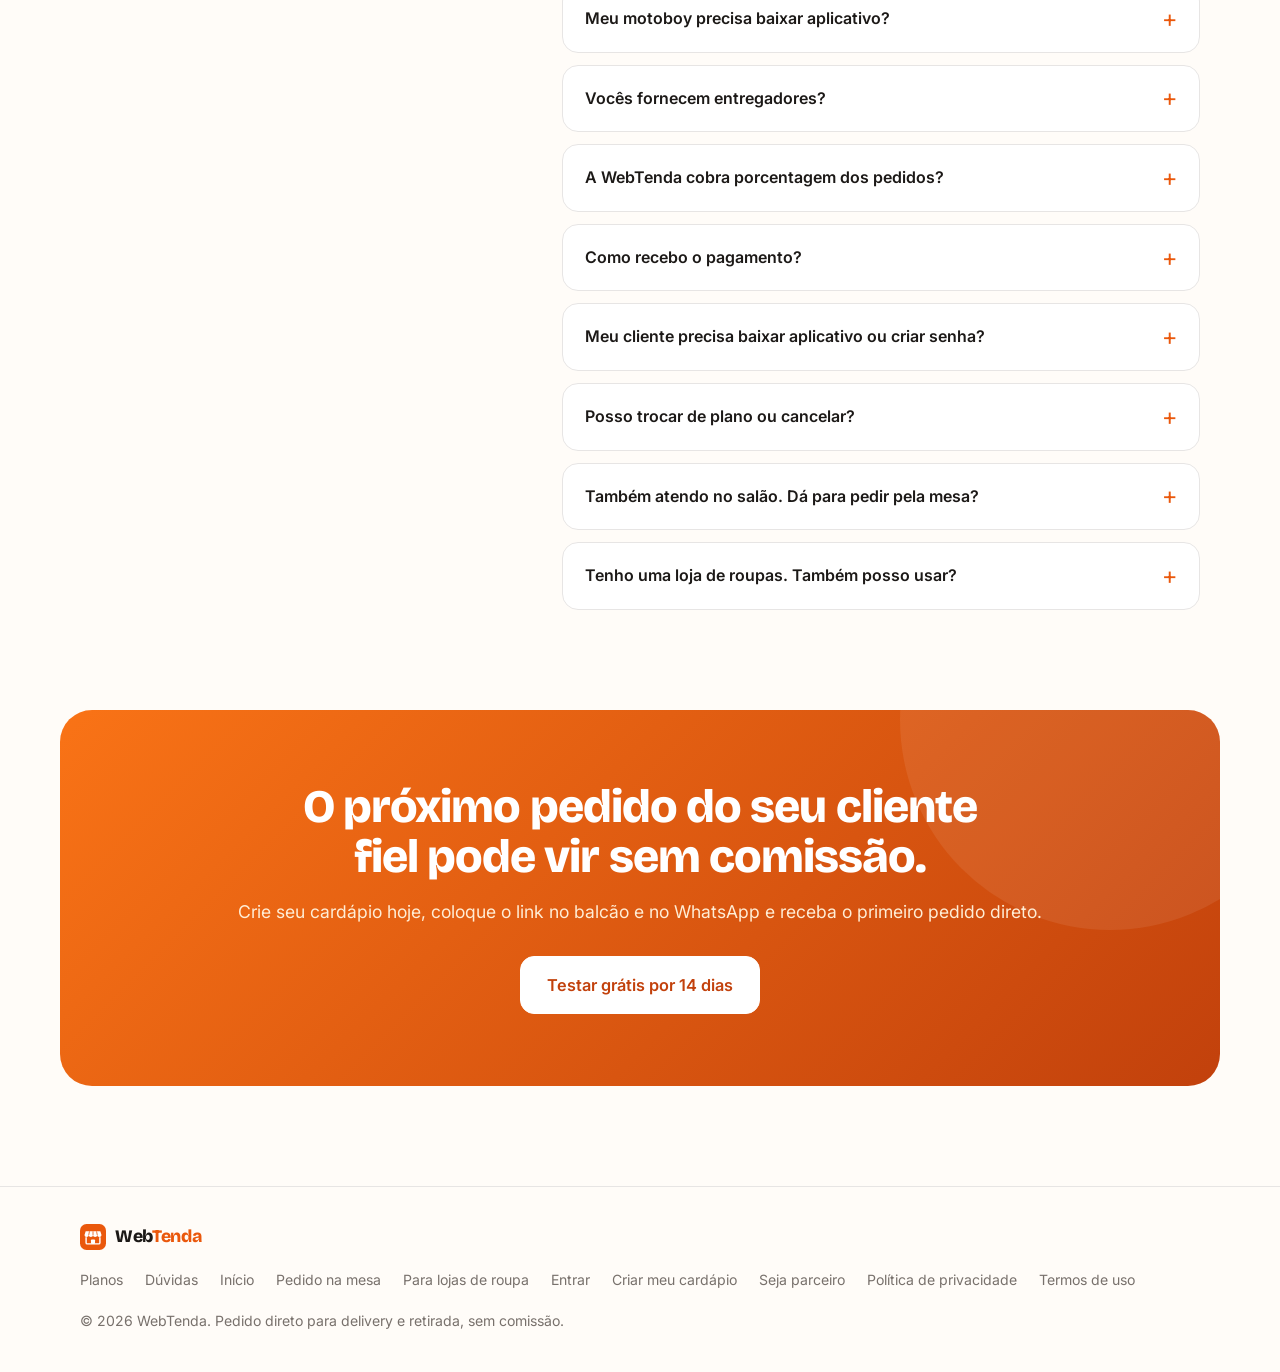
<file: delivery/index.html>
<!doctype html>
<html lang="pt-BR">
<head>
<meta charset="utf-8">
<meta name="viewport" content="width=device-width, initial-scale=1">
<title>WebTenda para delivery: pedido direto no seu link, sem comissão</title>
<meta name="description" content="Cardápio digital com pedido direto para lanchonetes, pizzarias, açaí, marmitas e mercadinhos. Retirada no balcão e entrega com o seu motoboy, sem comissão por pedido. Continue no iFood para ser encontrado e traga o cliente fiel para o seu link. Teste grátis por 14 dias.">
<meta property="og:title" content="O cliente que já é seu pede direto, sem comissão">
<meta property="og:description" content="Retirada no balcão e entrega com o seu motoboy, pelo seu próprio link. Mensalidade fixa, sem porcentagem por pedido.">
<meta property="og:type" content="website">
<meta property="og:url" content="https://webtenda.com.br/delivery/">
<meta property="og:image" content="https://webtenda.com.br/assets/og.png">
<meta name="theme-color" content="#ea580c">
<link rel="canonical" href="https://webtenda.com.br/delivery/">
<link rel="icon" href="../assets/favicon.svg" type="image/svg+xml">
<link rel="apple-touch-icon" href="../assets/apple-touch-icon.png">
<link rel="preconnect" href="https://fonts.googleapis.com">
<link rel="preconnect" href="https://fonts.gstatic.com" crossorigin>
<link href="https://fonts.googleapis.com/css2?family=Bricolage+Grotesque:opsz,wght@12..96,600;12..96,800&family=Inter:wght@400;500;600&display=swap" rel="stylesheet">
<link rel="stylesheet" href="../style.css">
<style>
  /* Página de delivery: mesma base laranja do site, com blocos próprios. */

  /* Aplicativo x seu link */
  .vs{display:grid;grid-template-columns:1fr 1fr;gap:20px;margin-top:8px}
  .vs-card{background:#fff;border:1px solid var(--line);border-radius:var(--r);padding:28px;box-shadow:var(--shadow)}
  .vs-card h3{display:flex;align-items:center;gap:10px;font-size:1.25rem}
  .vs-card h3 span{width:36px;height:36px;border-radius:10px;display:grid;place-items:center;font-size:1.05rem;background:#f5f5f4}
  .vs-card p.sub{color:var(--mute);font-size:.92rem;margin:6px 0 18px}
  .vs-card ul{list-style:none;display:grid;gap:10px}
  .vs-card li{position:relative;padding-left:26px;font-size:.96rem;color:var(--ink-2)}
  .vs-card li::before{content:"•";position:absolute;left:8px;color:var(--mute);font-weight:700}
  .vs-card.mine{border:2px solid var(--brand);background:linear-gradient(180deg,var(--brand-50),#fff 60%)}
  .vs-card.mine h3 span{background:var(--brand);color:#fff}
  .vs-card.mine li::before{content:"✓";left:4px;color:var(--brand)}
  .vs-note{margin-top:22px;text-align:center;color:var(--ink-2);font-size:1.02rem}
  .vs-note strong{color:var(--brand-d)}
  @media (max-width:760px){.vs{grid-template-columns:1fr}}

  /* Retirada */
  .pick{display:grid;grid-template-columns:1fr 1fr;gap:56px;align-items:center}
  .pick-cards{display:grid;gap:14px;max-width:420px;justify-self:center;width:100%}
  .ocard{background:#fff;border:1px solid var(--line);border-radius:16px;padding:18px 20px;box-shadow:var(--shadow);font-size:.9rem}
  .ocard-top{display:flex;align-items:center;gap:8px;margin-bottom:8px}
  .ocard-top b{font-family:var(--display);font-size:1.15rem}
  .tag{font-size:.72rem;font-weight:600;padding:2px 8px;border-radius:7px;background:#ede9fe;color:#6d28d9}
  .tag.ent{background:#e0f2fe;color:#0369a1}
  .ocard-top small{margin-left:auto;color:var(--mute);font-size:.78rem}
  .ocard p{color:var(--ink-2)}
  .ocard .row{display:flex;justify-content:space-between;margin-top:10px;padding-top:10px;border-top:1px solid var(--line)}
  .ocard .row strong{font-family:var(--display)}
  .ocard .go{display:block;text-align:center;margin-top:12px;background:var(--brand);color:#fff;font-weight:600;border-radius:10px;padding:9px}
  .ocard .wa{display:block;margin-top:8px;border:1px solid #bbf7d0;background:#f0fdf4;color:#15803d;border-radius:10px;padding:8px 12px;font-size:.84rem}
  @media (max-width:900px){.pick{grid-template-columns:1fr;gap:36px}}

  /* Motoboy: dois celulares */
  .moto{display:grid;grid-template-columns:1fr 1.05fr;gap:56px;align-items:center}
  .duo{display:flex;justify-content:center;gap:22px;align-items:flex-start}
  .duo figure{display:grid;gap:12px;justify-items:center}
  .duo figcaption{font-size:.82rem;color:var(--mute);font-weight:600;text-align:center}
  .mini-phone{width:230px;height:470px;border-radius:36px;background:#1c1917;padding:9px;box-shadow:0 30px 60px -28px rgba(124,45,18,.55),inset 0 0 0 2px #44403c}
  .mini-phone div{height:100%;border-radius:28px;overflow:hidden;background:#fafaf9}
  .mini-phone img{width:100%}
  .duo figure:last-child{margin-top:48px}
  .duo figure:first-child .mini-phone img{animation:scrollmenu 16s ease-in-out infinite}
  @media (max-width:960px){.moto{grid-template-columns:1fr;gap:40px}}
  @media (max-width:560px){.mini-phone{width:46vw;height:94vw;border-radius:28px;padding:7px}.mini-phone div{border-radius:22px}.duo{gap:12px}.duo figure:last-child{margin-top:32px}}
  @media (prefers-reduced-motion:reduce){.duo figure:first-child .mini-phone img{animation:none}}

  .quadro img{aspect-ratio:1280/820}

  /* Como trazer o cliente */
  .moves{display:grid;grid-template-columns:repeat(4,1fr);gap:18px}
  .move{background:#fff;border:1px solid var(--line);border-radius:var(--r);padding:24px;box-shadow:var(--shadow)}
  .move b{display:inline-grid;place-items:center;width:40px;height:40px;border-radius:12px;background:var(--brand-l);font-size:1.2rem;margin-bottom:14px}
  .move h3{font-size:1.08rem;margin-bottom:6px}
  .move p{color:var(--ink-2);font-size:.93rem}
  @media (max-width:1060px){.moves{grid-template-columns:1fr 1fr}}
  @media (max-width:560px){.moves{grid-template-columns:1fr}}
</style>
</head>
<body>

<header class="nav" id="topo">
  <div class="wrap nav-in">
    <a href="../" class="logo" aria-label="WebTenda, início">
      <svg viewBox="0 0 64 64" aria-hidden="true"><rect width="64" height="64" rx="16" fill="#ea580c"/><path d="M14 18h36l3 9H11z" fill="#fff"/><path d="M11 27a5.25 5.25 0 0 0 10.5 0a5.25 5.25 0 0 0 10.5 0a5.25 5.25 0 0 0 10.5 0a5.25 5.25 0 0 0 10.5 0z" fill="#fff"/><path d="M23.25 18 21.5 27M40.75 18l1.75 9M32 18v9" stroke="#ea580c" stroke-width="2"/><path d="M15 34v12a3 3 0 0 0 3 3h28a3 3 0 0 0 3-3V34" stroke="#fff" stroke-width="3.5" fill="none" stroke-linecap="round"/><rect x="27" y="38" width="10" height="11" rx="2" fill="#fff"/></svg>
      <span>Web<b>Tenda</b></span>
    </a>
    <button class="nav-burger" type="button" aria-label="Abrir menu" aria-expanded="false" aria-controls="menu"><span></span><span></span><span></span></button>
    <div class="nav-menu" id="menu">
      <nav class="nav-links" aria-label="Menu principal">
        <div class="nav-drop">
          <button type="button" class="nav-drop-btn" aria-expanded="false" aria-controls="solucoes">Soluções <svg viewBox="0 0 12 12" aria-hidden="true"><path d="m3 4.5 3 3 3-3"/></svg></button>
          <div class="nav-panel" id="solucoes">
          <a href="../delivery/" class="sol sol-delivery" aria-current="page"><span class="sol-ico"><svg viewBox="0 0 24 24" aria-hidden="true"><path d="M5 17a2 2 0 1 0 4 0a2 2 0 1 0-4 0M15 17a2 2 0 1 0 4 0a2 2 0 1 0-4 0"/><path d="M9 17h6M17 15V9h-3M3 13V7h8v6M14 9l3 6M3 13h8"/></svg></span><span><strong>Delivery</strong><small>Cardápio no seu link, sem comissão por pedido</small></span></a>
          <a href="../mesa/" class="sol sol-mesa"><span class="sol-ico"><svg viewBox="0 0 24 24" aria-hidden="true"><rect x="4" y="4" width="6" height="6" rx="1"/><rect x="14" y="4" width="6" height="6" rx="1"/><rect x="4" y="14" width="6" height="6" rx="1"/><path d="M14 14h2v2h-2zM18 18h2v2h-2zM14 18h2M18 14h2"/></svg></span><span><strong>Pedido na mesa</strong><small>O cliente pede pelo QR code, sem esperar o garçom</small></span></a>
          <a href="../encomendas/" class="sol sol-encomendas"><span class="sol-ico"><svg viewBox="0 0 24 24" aria-hidden="true"><path d="M4 20h16M5 20v-7h14v7M5 16c2 1 3-1 4.7 0s3 1 4.6 0s3-1 4.7 0M12 13V9M12 6.5c-.8-1 0-2.5 0-2.5s.8 1.5 0 2.5z"/></svg></span><span><strong>Encomendas</strong><small>Bolos, doces e marmitas com dia marcado e sinal</small></span></a>
          <a href="../barbearia/" class="sol sol-barbearia"><span class="sol-ico"><svg viewBox="0 0 24 24" aria-hidden="true"><circle cx="6" cy="6" r="2.5"/><circle cx="6" cy="18" r="2.5"/><path d="M8 7.5 20 17M8 16.5 20 7"/></svg></span><span><strong>Barbearias e salões</strong><small>Agenda online com lembrete e menos furos</small></span></a>
          <a href="../loja/" class="sol sol-loja"><span class="sol-ico"><svg viewBox="0 0 24 24" aria-hidden="true"><path d="M8 4 4 6.5 5.5 10 7 9.3V20h10V9.3l1.5.7L20 6.5 16 4c-.5 1.5-2 2.5-4 2.5S8.5 5.5 8 4z"/></svg></span><span><strong>Lojas de roupa</strong><small>Catálogo com o pedido chegando no WhatsApp</small></span></a>
          </div>
        </div>
        <a href="#demo">Ver demo</a>
        <a href="#planos">Planos</a>
        <a href="#duvidas">Dúvidas</a>
      </nav>
      <div class="nav-cta">
        <a href="https://app.webtenda.com.br/entrar" class="nav-login">Entrar</a>
        <a href="https://app.webtenda.com.br/cadastro?tipo=delivery" class="btn">Criar meu cardápio</a>
      </div>
    </div>
  </div>
</header>

<main>
<!-- HERO -->
<section class="hero">
  <div class="wrap hero-in">
    <div class="hero-copy">
      <p class="eyebrow reveal">Para lanchonetes, pizzarias, açaí, marmitas e mercadinhos</p>
      <h1 class="reveal">O cliente que já é seu pede direto. <em>Sem comissão.</em></h1>
      <p class="lead reveal">Continue no aplicativo para ser encontrado por gente nova. Quem já pede com você toda semana pode pedir pelo seu link: retira no balcão ou recebe com o seu motoboy, paga por Pix ou cartão direto na sua conta, e a comissão fica no seu caixa.</p>
      <div class="hero-actions reveal">
        <a href="https://app.webtenda.com.br/cadastro?tipo=delivery" class="btn btn-lg">Testar grátis por 14 dias</a>
        <a href="#demo" class="btn btn-ghost btn-lg">Fazer um pedido de teste</a>
      </div>
      <ul class="hero-proof reveal">
        <li>Sem cartão para começar</li>
        <li>Sem comissão por pedido</li>
        <li>Cancele quando quiser</li>
      </ul>
    </div>

    <div class="hero-visual" aria-hidden="true">
      <div class="blob"></div>
      <div class="phone">
        <div class="phone-notch"></div>
        <div class="phone-screen"><img src="../assets/cardapio.png" alt="" width="390" height="1182"></div>
      </div>
      <div class="toast t1">
        <span class="toast-ico">🥡</span>
        <div><strong>Retirada #91 pronta</strong><small>Cliente avisado no WhatsApp</small></div>
        <b>R$ 42,90</b>
      </div>
      <div class="toast t2">
        <span class="toast-ico ok">🛵</span>
        <div><strong>Leo saiu com o #76</strong><small>Centro · Pix já pago</small></div>
      </div>
    </div>
  </div>

  <div class="ticker" aria-label="Tipos de negócio atendidos">
    <div class="ticker-track">
      <span>Lanchonetes</span><span>Pizzarias</span><span>Hamburguerias</span><span>Açaí e sorvetes</span><span>Marmitarias</span><span>Pastelarias</span><span>Padarias</span><span>Docerias</span><span>Comida japonesa</span><span>Espetinhos</span><span>Adegas</span><span>Mercadinhos</span>
      <span aria-hidden="true">Lanchonetes</span><span aria-hidden="true">Pizzarias</span><span aria-hidden="true">Hamburguerias</span><span aria-hidden="true">Açaí e sorvetes</span><span aria-hidden="true">Marmitarias</span><span aria-hidden="true">Pastelarias</span><span aria-hidden="true">Padarias</span><span aria-hidden="true">Docerias</span><span aria-hidden="true">Comida japonesa</span><span aria-hidden="true">Espetinhos</span><span aria-hidden="true">Adegas</span><span aria-hidden="true">Mercadinhos</span>
    </div>
  </div>
</section>

<!-- APLICATIVO X SEU LINK -->
<section class="sec" id="app-ou-link">
  <div class="wrap">
    <div class="sec-head reveal">
      <p class="eyebrow">Você não precisa sair do iFood</p>
      <h2>Use cada canal para o que ele faz de melhor</h2>
      <p>O aplicativo é bom para ser descoberto. Mas pagar comissão toda semana pelo mesmo cliente, que já conhece a sua comida, não faz sentido.</p>
    </div>
    <div class="vs">
      <article class="vs-card reveal">
        <h3><span>📲</span>No aplicativo de entrega</h3>
        <p class="sub">Para quem ainda não te conhece</p>
        <ul>
          <li>Cliente novo te encontra na busca</li>
          <li>Comissão sobre cada pedido, mesmo de quem já é cliente antigo</li>
          <li>O contato do cliente fica com a plataforma</li>
          <li>Promoção e destaque disputados com a loja vizinha</li>
        </ul>
      </article>
      <article class="vs-card mine reveal">
        <h3><span>🔗</span>No seu link da WebTenda</h3>
        <p class="sub">Para quem já pede com você</p>
        <ul>
          <li>Mensalidade fixa, sem porcentagem por pedido</li>
          <li>Nome e WhatsApp do cliente ficam na sua lista</li>
          <li>Retirada no balcão e entrega com o seu motoboy</li>
          <li>Cupom, cartão fidelidade e promoção pelo WhatsApp para ele voltar</li>
        </ul>
      </article>
    </div>
    <p class="vs-note reveal">Cada pedido que passa do aplicativo para o seu link é <strong>comissão que volta para o seu caixa</strong>.</p>
  </div>
</section>

<!-- CALCULADORA -->
<section class="calc-sec" id="economia">
  <div class="wrap calc">
    <div class="calc-copy reveal">
      <p class="eyebrow">Faça a conta</p>
      <h2>Quanto custa o seu cliente fiel no aplicativo?</h2>
      <p>Coloque só o que os clientes que já voltam sempre gastam por mês. É essa parte que pode vir para o seu link, sem comissão.</p>
    </div>
    <div class="calc-box reveal">
      <label for="fat">Pedidos de clientes fiéis no mês <output id="fatOut">R$ 8.000</output></label>
      <input type="range" id="fat" min="1000" max="50000" step="500" value="8000">
      <label for="com">Comissão que você paga hoje <output id="comOut">20%</output></label>
      <input type="range" id="com" min="5" max="30" step="1" value="20">
      <div class="calc-res">
        <div><small>Vai em comissão</small><strong id="resCom">R$ 1.600</strong></div>
        <div class="hl"><small>Na WebTenda (Profissional)</small><strong>R$ 89,90</strong></div>
      </div>
      <p class="calc-save">Fica no seu bolso: <strong id="resSave">R$ 1.510</strong> por mês</p>
      <p class="fine">Simulação. No pagamento online, você paga só a tarifa do Asaas por transação, como em qualquer maquininha.</p>
    </div>
  </div>
</section>

<!-- RETIRADA -->
<section class="sec" id="retirada">
  <div class="wrap pick">
    <div class="reveal">
      <p class="eyebrow">Retirada no balcão</p>
      <h2>Pediu, pagou, buscou. Sem fila e sem telefone tocando.</h2>
      <p class="lead" style="margin-top:16px">O cliente escolhe "Retirar no local", paga por Pix ou cartão no próprio cardápio e chega na hora certa. O pedido entra no seu painel com o tempo estimado, e um toque avisa no WhatsApp que está pronto.</p>
      <ul class="checks" style="margin-top:22px">
        <li>Ideal para hora do almoço, marmitas e encomendas de pizza</li>
        <li>Sem taxa de entrega e sem motoboy: a margem é maior</li>
        <li>Pedido pago antes: o cliente não desiste no caminho</li>
        <li>Pedido atrasado fica marcado em vermelho no quadro</li>
      </ul>
    </div>
    <div class="pick-cards reveal" aria-label="Exemplo de pedidos no painel">
      <div class="ocard">
        <div class="ocard-top"><b>#91</b><span class="tag">Retirada</span><small>há 12 min</small></div>
        <p><strong>Beatriz Nunes</strong> · 6º pedido na loja</p>
        <p>1× Marmita de frango grelhado<br>1× Suco de laranja 500 ml</p>
        <div class="row"><span>Pix · pago</span><strong>R$ 42,90</strong></div>
        <span class="go">Cliente retirou →</span>
        <span class="wa">Avisar cliente no WhatsApp: "Pronto para retirar"</span>
      </div>
      <div class="ocard">
        <div class="ocard-top"><b>#92</b><span class="tag ent">Entrega</span><small>há 3 min</small></div>
        <p><strong>Rafael Lima</strong> · Boa Vista · prometido entre 12:20 e 12:35</p>
        <div class="row"><span>Cartão na entrega</span><strong>R$ 61,80</strong></div>
      </div>
    </div>
  </div>
</section>

<!-- MOTOBOY -->
<section class="sec sec-alt" id="motoboy">
  <div class="wrap moto">
    <div class="duo reveal" aria-hidden="true">
      <figure>
        <div class="mini-phone"><div><img src="../assets/delivery/entregador.webp" alt="" width="390" height="1200" loading="lazy"></div></div>
        <figcaption>O que o motoboy vê</figcaption>
      </figure>
      <figure>
        <div class="mini-phone"><div><img src="../assets/delivery/acompanhar.webp" alt="" width="390" height="907" loading="lazy"></div></div>
        <figcaption>O que o cliente vê</figcaption>
      </figure>
    </div>
    <div class="reveal">
      <p class="eyebrow">Entrega com o seu motoboy</p>
      <h2>Já tem entregador? Ele ganha um link só dele.</h2>
      <p class="lead" style="margin-top:16px">Cadastre seus motoboys, fixos ou freelancers, e escolha quem leva cada pedido. Ele abre o link no celular, sem baixar aplicativo, e vê endereço, valor a cobrar e o caminho no Maps ou no Waze.</p>
      <ul class="checks" style="margin-top:22px">
        <li>"Peguei, saí para entrega" e "Entreguei" com um toque</li>
        <li>Mostra quanto cobrar e quanto levar de troco</li>
        <li>O cliente acompanha o pedido: recebido, em preparo, saiu, entregue</li>
        <li>Taxa de entrega e tempo estimado diferentes para cada bairro</li>
        <li>Fechamento do dia por entregador, com corridas e dinheiro a acertar</li>
      </ul>
      <a href="https://app.webtenda.com.br/cadastro?tipo=delivery" class="btn" style="margin-top:26px">Quero cadastrar meus entregadores</a>
    </div>
  </div>
</section>

<!-- PAINEL -->
<section class="sec showcase">
  <div class="wrap show-in">
    <div class="show-copy reveal">
      <p class="eyebrow">Painel</p>
      <h2>Todos os pedidos num quadro, do novo ao entregue</h2>
      <ul class="checks">
        <li>Colunas de novos, em preparo e saiu ou pronto para retirar</li>
        <li>Som de aviso quando chega pedido</li>
        <li>Mostra se é o 1º ou o 11º pedido do cliente</li>
        <li>Mensagem pronta no WhatsApp a cada mudança de etapa</li>
        <li>Funciona no computador do caixa, no tablet e no celular</li>
      </ul>
      <a href="https://app.webtenda.com.br/cadastro?tipo=delivery" class="btn">Quero testar o painel</a>
    </div>
    <div class="browser quadro reveal">
      <div class="browser-bar"><i></i><i></i><i></i><span>app.webtenda.com.br/painel</span></div>
      <img src="../assets/delivery/quadro.webp" alt="Quadro de pedidos com as colunas Novos, Em preparo e Saiu ou pronto para retirar" width="1280" height="960" loading="lazy">
    </div>
  </div>
</section>

<!-- COMO TRAZER O CLIENTE -->
<section class="sec sec-alt" id="como-trazer">
  <div class="wrap">
    <div class="sec-head reveal">
      <p class="eyebrow">Como começar</p>
      <h2>Quatro jeitos simples de levar o cliente para o seu link</h2>
      <p>Você não precisa de agência nem de anúncio. O cliente fiel já está no seu balcão e no seu WhatsApp.</p>
    </div>
    <div class="moves">
      <article class="move reveal"><b>🧾</b><h3>No balcão</h3><p>Um cartaz com QR Code no caixa e na mesa: "Peça por aqui da próxima vez e retire sem fila".</p></article>
      <article class="move reveal"><b>💬</b><h3>No WhatsApp</h3><p>Responda "quero pedir" com o link do cardápio. Coloque o link no status e na mensagem automática.</p></article>
      <article class="move reveal"><b>🎟️</b><h3>Cupom de 1º pedido</h3><p>Um desconto que só vale no seu link, como BEMVINDO10. Sai mais barato que a comissão.</p></article>
      <article class="move reveal"><b>⭐</b><h3>Cartão fidelidade</h3><p>A cada tantos pedidos, um prêmio. O cliente vê os selos na conta e tem motivo para voltar.</p></article>
    </div>
  </div>
</section>

<!-- LOJAS DEMO -->
<section class="sec" id="demo">
  <div class="wrap">
    <div class="sec-head reveal">
      <p class="eyebrow">Veja funcionando</p>
      <h2>Faça um pedido de teste agora</h2>
      <p>Escolha uma loja demo, peça para retirar ou para entregar e acompanhe o pedido. Nada é cobrado.</p>
    </div>
    <div class="demos">
      <a class="demo reveal" href="https://app.webtenda.com.br/loja/brasa-burger" target="_blank" rel="noopener">
        <div class="demo-top" style="--c:#1c1917;--img:url('https://images.unsplash.com/photo-1757834787931-ddd70f3379a5?auto=format&fit=crop&w=800&h=400&q=70')"><img src="../assets/demo/brasa-burger.svg" alt="" width="84" height="84"></div>
        <div class="demo-body">
          <small>Hamburgueria</small>
          <h3>Brasa Burger</h3>
          <p>Hambúrguer artesanal na brasa, combos e milkshake.</p>
          <ul><li>Cupom PRIMEIRA10</li><li>Fidelidade: R$ 20 off no 8º pedido</li></ul>
          <span class="demo-go">Abrir cardápio <b>→</b></span>
        </div>
      </a>
      <a class="demo reveal" href="https://app.webtenda.com.br/loja/forno-da-vila" target="_blank" rel="noopener">
        <div class="demo-top" style="--c:#9f1239;--img:url('https://images.unsplash.com/photo-1772494047915-79042d21eb09?auto=format&fit=crop&w=800&h=400&q=70')"><img src="../assets/demo/forno-da-vila.svg" alt="" width="84" height="84"></div>
        <div class="demo-body">
          <small>Pizzaria</small>
          <h3>Forno da Vila</h3>
          <p>Pizza de fermentação natural no forno a lenha.</p>
          <ul><li>Cupom BEMVINDO15</li><li>Fidelidade: 50% off no 10º pedido</li></ul>
          <span class="demo-go">Abrir cardápio <b>→</b></span>
        </div>
      </a>
      <a class="demo reveal" href="https://app.webtenda.com.br/loja/acai-da-praia" target="_blank" rel="noopener">
        <div class="demo-top" style="--c:#4c1d95;--img:url('https://images.unsplash.com/photo-1787406988073-c6ed034788ad?auto=format&fit=crop&w=800&h=400&q=70')"><img src="../assets/demo/acai-da-praia.svg" alt="" width="84" height="84"></div>
        <div class="demo-body">
          <small>Açaí</small>
          <h3>Açaí da Praia</h3>
          <p>Açaí batido na hora, com frutas e complementos.</p>
          <ul><li>Cupom VERAO20</li><li>Fidelidade: 6º açaí grátis</li></ul>
          <span class="demo-go">Abrir cardápio <b>→</b></span>
        </div>
      </a>
      <a class="demo reveal" href="https://app.webtenda.com.br/loja/mercadinho-bom-preco" target="_blank" rel="noopener">
        <div class="demo-top" style="--c:#166534;--img:url('https://images.unsplash.com/photo-1582284540020-8acbe03f4924?auto=format&fit=crop&w=800&h=400&q=70')"><img src="../assets/demo/mercadinho-bom-preco.svg" alt="" width="84" height="84"></div>
        <div class="demo-body">
          <small>Mercadinho</small>
          <h3>Mercadinho Bom Preço</h3>
          <p>Hortifruti, padaria e mercearia do bairro.</p>
          <ul><li>Cupom FRETEGRATIS</li><li>Fidelidade: R$ 15 off no 10º pedido</li></ul>
          <span class="demo-go">Abrir cardápio <b>→</b></span>
        </div>
      </a>
    </div>
    <div class="demo-panel reveal">
      <div>
        <h3>Depois, veja o pedido chegar no painel</h3>
        <p>Entre no painel da loja demo para ver o quadro de pedidos, os entregadores, os bairros e o fechamento do dia.</p>
      </div>
      <dl>
        <div><dt>E-mail</dt><dd><code>burger@demo.webtenda.com.br</code><small>ou pizza@, acai@, mercado@</small></dd></div>
        <div><dt>Senha</dt><dd><code>demo1234</code></dd></div>
      </dl>
      <a href="https://app.webtenda.com.br/entrar" target="_blank" rel="noopener" class="btn">Entrar no painel demo</a>
    </div>
  </div>
</section>

<!-- PLANOS -->
<section class="sec sec-alt" id="planos">
  <div class="wrap">
    <div class="sec-head reveal">
      <p class="eyebrow">Planos</p>
      <h2>Mensalidade fixa. Nenhuma comissão por pedido.</h2>
      <p>Todos os recursos em todos os planos: o que muda é o tamanho do cardápio e o volume de pedidos. Todos começam com 14 dias grátis.</p>
    </div>
    <div class="plans">
      <article class="plan reveal">
        <h3>Básico</h3>
        <p class="plan-desc">Para quem está começando o pedido direto.</p>
        <p class="price"><span>R$</span>49<small>,90</small><em>/mês</em></p>
        <ul>
          <li>Até 50 produtos no cardápio</li>
          <li>Até 300 pedidos por mês</li>
          <li>Retirada e entrega por bairro</li>
          <li>Entregadores com link próprio</li>
          <li>Pix e cartão online</li>
          <li>Cupons, fidelidade e promoções</li>
        </ul>
        <a href="https://app.webtenda.com.br/cadastro?tipo=delivery" class="btn btn-ghost btn-block">Começar grátis</a>
      </article>
      <article class="plan plan-pop reveal">
        <span class="badge">Mais escolhido</span>
        <h3>Profissional</h3>
        <p class="plan-desc">Para o negócio que já tem movimento.</p>
        <p class="price"><span>R$</span>89<small>,90</small><em>/mês</em></p>
        <ul>
          <li>Até 200 produtos no cardápio</li>
          <li><strong>Pedidos ilimitados</strong></li>
          <li>Retirada e entrega por bairro</li>
          <li>Entregadores com link próprio</li>
          <li>Pix e cartão online</li>
          <li>Cupons, fidelidade e promoções</li>
        </ul>
        <a href="https://app.webtenda.com.br/cadastro?tipo=delivery" class="btn btn-block">Começar grátis</a>
      </article>
      <article class="plan reveal">
        <h3>Completo</h3>
        <p class="plan-desc">Para cardápios grandes e mercadinhos.</p>
        <p class="price"><span>R$</span>149<small>,90</small><em>/mês</em></p>
        <ul>
          <li><strong>Produtos ilimitados</strong></li>
          <li><strong>Pedidos ilimitados</strong></li>
          <li>Retirada e entrega por bairro</li>
          <li>Entregadores com link próprio</li>
          <li>Pix e cartão online</li>
          <li>Cupons, fidelidade e promoções</li>
        </ul>
        <a href="https://app.webtenda.com.br/cadastro?tipo=delivery" class="btn btn-ghost btn-block">Começar grátis</a>
      </article>
    </div>
    <div class="start reveal" id="loja-pronta">
      <h3 class="start-title">Duas formas de começar</h3>
      <div class="start-grid">
        <div class="start-card">
          <h4>Monte você mesmo</h4>
          <p class="start-price">Grátis por 14 dias</p>
          <ul>
            <li>Cadastro em poucos minutos, sem cartão</li>
            <li>Você coloca os produtos no seu ritmo</li>
            <li>Ajuda pelo WhatsApp se travar em algo</li>
          </ul>
          <a href="https://app.webtenda.com.br/cadastro?tipo=delivery" class="btn btn-ghost btn-block">Começar grátis</a>
        </div>
        <div class="start-card start-pro">
          <span class="badge">A gente monta para você</span>
          <h4>Loja pronta</h4>
          <p class="start-price"><span>R$</span> 199 <em>pagamento único</em></p>
          <p class="start-inc">Primeiro mês da mensalidade incluso</p>
          <ul>
            <li>Montamos o cardápio com fotos, preços e adicionais, os bairros com taxa de entrega e os horários</li>
            <li>Até 50 itens do cardápio cadastrados por nós, com as fotos que você mandar</li>
            <li>Ajudamos a ativar o Pix e o cartão online</li>
            <li>Loja no ar em até 3 dias úteis depois de recebermos o material</li>
          </ul>
          <a href="mailto:contato@webmedula.com.br?subject=Loja%20pronta" class="btn btn-block" data-wa="Olá! Vim pelo site e quero a Loja pronta da WebTenda para o meu delivery. Meu negócio se chama: " target="_blank" rel="noopener">Quero a loja pronta</a>
        </div>
      </div>
      <p class="start-note">O primeiro mês incluso vale para os planos Básico e Profissional. Veja as regras nos <a href="../termos/">termos de uso</a>.</p>
    </div>
  </div>
</section>

<!-- FAQ -->
<section class="sec" id="duvidas">
  <div class="wrap faq-in">
    <div class="sec-head reveal">
      <p class="eyebrow">Dúvidas</p>
      <h2>Perguntas frequentes</h2>
    </div>
    <div class="faq">
      <details class="reveal"><summary>Preciso sair do iFood ou de outro aplicativo?</summary><p>Não. A ideia é usar os dois: o aplicativo para ser encontrado por clientes novos, e o seu link para quem já pede com você. Cada pedido que vem pelo link é um pedido sem comissão.</p></details>
      <details class="reveal"><summary>Não tenho motoboy. Serve para mim?</summary><p>Serve. Você pode trabalhar só com retirada no balcão, que já vem ligada. Quando tiver entregador, é só cadastrar a entrega por bairro e o motoboy no painel.</p></details>
      <details class="reveal"><summary>Meu motoboy precisa baixar aplicativo?</summary><p>Não. Cada entregador recebe um link só dele, que abre no navegador do celular. Ali ele vê os pedidos que você mandou para ele, o endereço, o valor a cobrar e marca quando saiu e quando entregou.</p></details>
      <details class="reveal"><summary>Vocês fornecem entregadores?</summary><p>Não. A WebTenda organiza a entrega com os seus próprios entregadores, fixos ou freelancers. Você combina o pagamento deles do seu jeito, e o fechamento do dia mostra quantas entregas cada um fez.</p></details>
      <details class="reveal"><summary>A WebTenda cobra porcentagem dos pedidos?</summary><p>Não. Você paga apenas a mensalidade do plano. O valor dos pedidos é todo seu.</p></details>
      <details class="reveal"><summary>Como recebo o pagamento?</summary><p>Com o pagamento online ativado, o cliente paga por Pix ou cartão no cardápio e o dinheiro cai na sua própria conta Asaas, com a tarifa do Asaas por transação. Também dá para receber na entrega ou no balcão, em dinheiro ou na maquininha.</p></details>
      <details class="reveal"><summary>Meu cliente precisa baixar aplicativo ou criar senha?</summary><p>Não. O cardápio abre no navegador, a conta nasce no primeiro pedido pelo WhatsApp e quem quiser pode instalar o atalho da sua loja na tela do celular.</p></details>
      <details class="reveal"><summary>Posso trocar de plano ou cancelar?</summary><p>Pode. Você muda de plano pelo painel quando quiser, e não existe fidelidade nem multa de cancelamento.</p></details>
      <details class="reveal"><summary>Também atendo no salão. Dá para pedir pela mesa?</summary><p>Dá. Cada mesa ganha um QR code, o cliente pede pelo celular e o pedido chega no mesmo quadro com o número da mesa. <a href="../mesa/" style="text-decoration:underline">Conheça o pedido na mesa</a>.</p></details>
      <details class="reveal"><summary>Tenho uma loja de roupas. Também posso usar?</summary><p>Pode. A WebTenda tem um modo para lojas de roupa, com cores, tamanhos, estoque e pedido pelo WhatsApp. <a href="../loja/" style="text-decoration:underline">Conheça a WebTenda para lojas de roupa</a>.</p></details>
    </div>
  </div>
</section>

<!-- CTA FINAL -->
<section class="final">
  <div class="wrap final-in reveal">
    <h2>O próximo pedido do seu cliente fiel pode vir sem comissão.</h2>
    <p>Crie seu cardápio hoje, coloque o link no balcão e no WhatsApp e receba o primeiro pedido direto.</p>
    <a href="https://app.webtenda.com.br/cadastro?tipo=delivery" class="btn btn-light btn-lg">Testar grátis por 14 dias</a>
  </div>
</section>
</main>

<footer class="foot">
  <div class="wrap foot-in">
    <a href="#topo" class="logo logo-sm"><svg viewBox="0 0 64 64" aria-hidden="true"><rect width="64" height="64" rx="16" fill="#ea580c"/><path d="M14 18h36l3 9H11z" fill="#fff"/><path d="M11 27a5.25 5.25 0 0 0 10.5 0a5.25 5.25 0 0 0 10.5 0a5.25 5.25 0 0 0 10.5 0a5.25 5.25 0 0 0 10.5 0z" fill="#fff"/><path d="M23.25 18 21.5 27M40.75 18l1.75 9M32 18v9" stroke="#ea580c" stroke-width="2"/><path d="M15 34v12a3 3 0 0 0 3 3h28a3 3 0 0 0 3-3V34" stroke="#fff" stroke-width="3.5" fill="none" stroke-linecap="round"/><rect x="27" y="38" width="10" height="11" rx="2" fill="#fff"/></svg><span>Web<b>Tenda</b></span></a>
    <nav aria-label="Rodapé">
      <a href="#planos">Planos</a>
      <a href="#duvidas">Dúvidas</a>
      <a href="../">Início</a>
      <a href="../mesa/">Pedido na mesa</a>
      <a href="../loja/">Para lojas de roupa</a>
      <a href="https://app.webtenda.com.br/entrar">Entrar</a>
      <a href="https://app.webtenda.com.br/cadastro?tipo=delivery">Criar meu cardápio</a>
      <a href="../parceiros/">Seja parceiro</a>
      <a href="../privacidade/">Política de privacidade</a>
      <a href="../termos/">Termos de uso</a>
    </nav>
    <p>© <span id="ano">2026</span> WebTenda. Pedido direto para delivery e retirada, sem comissão.</p>
  </div>
</footer>

<a href="https://app.webtenda.com.br/cadastro?tipo=delivery" class="sticky-cta">Testar grátis por 14 dias</a>

<script src="../main.js" defer></script>
</body>
</html>
</file>
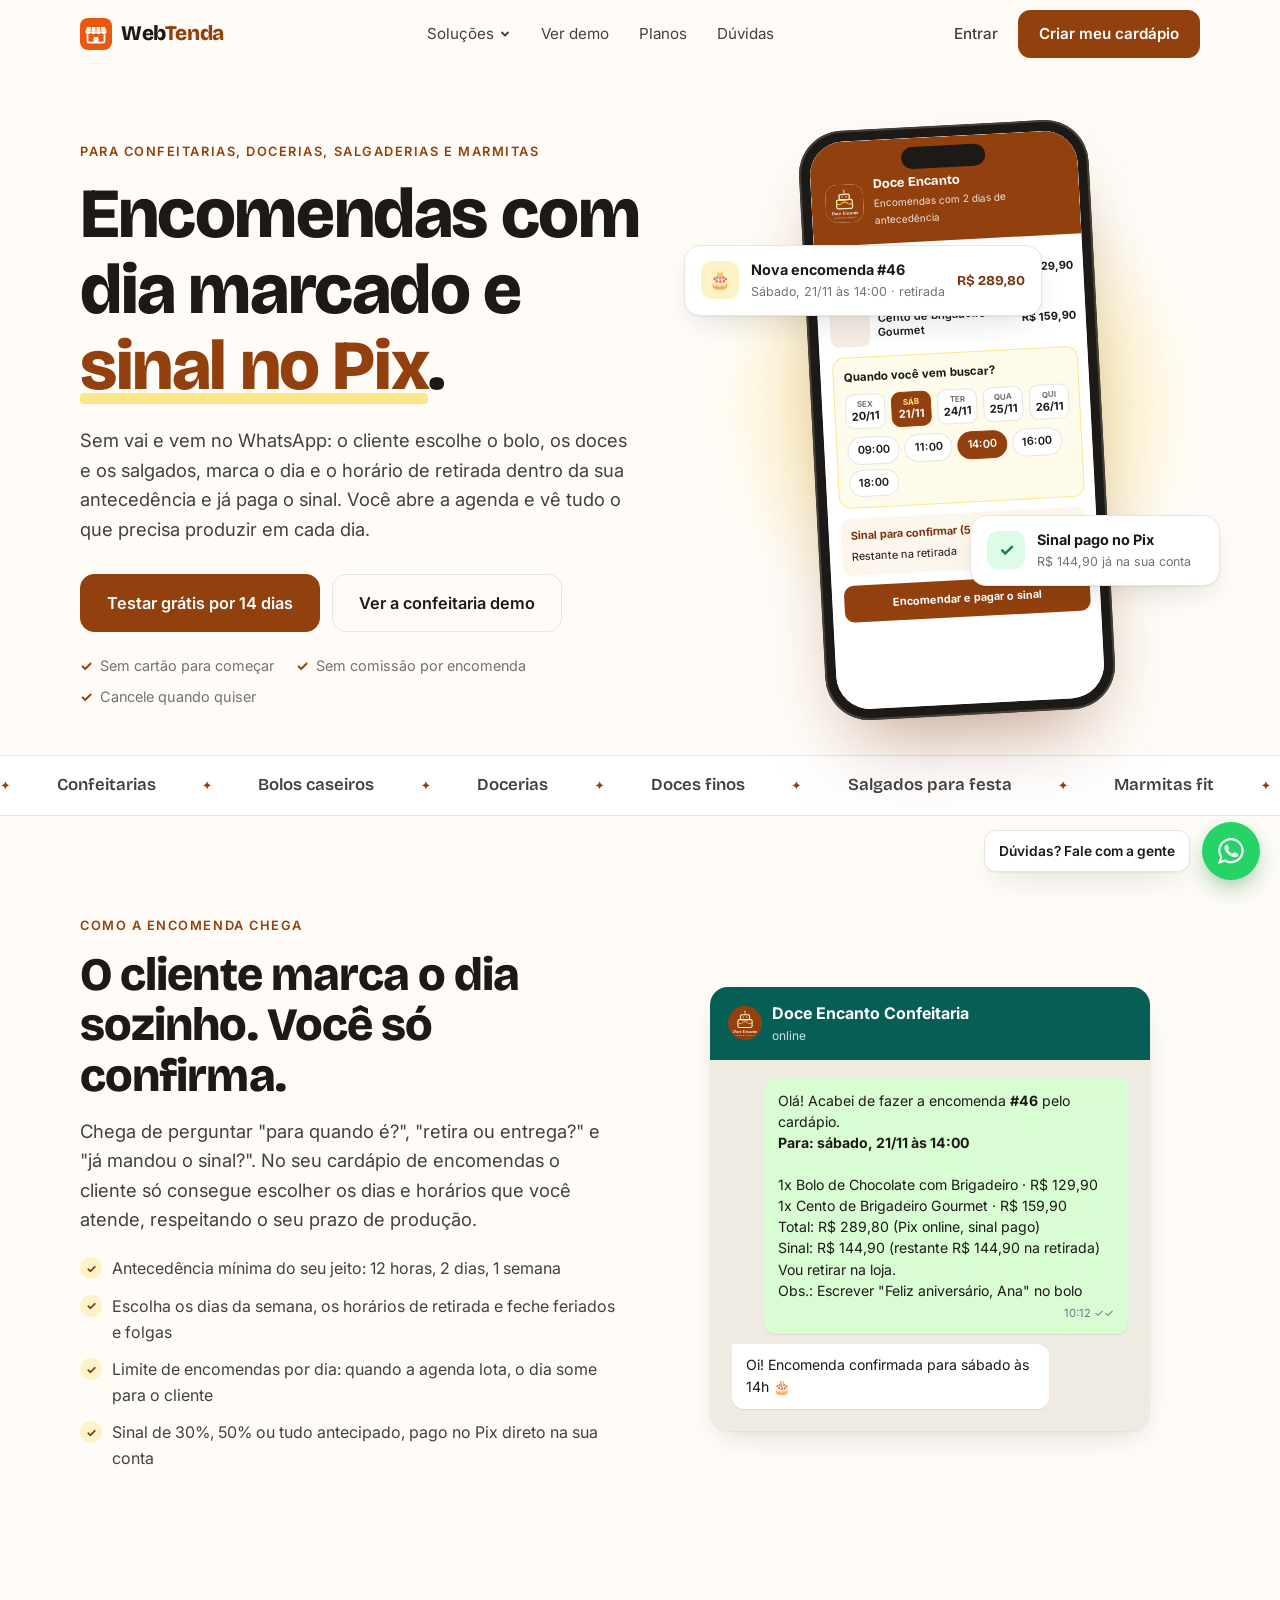
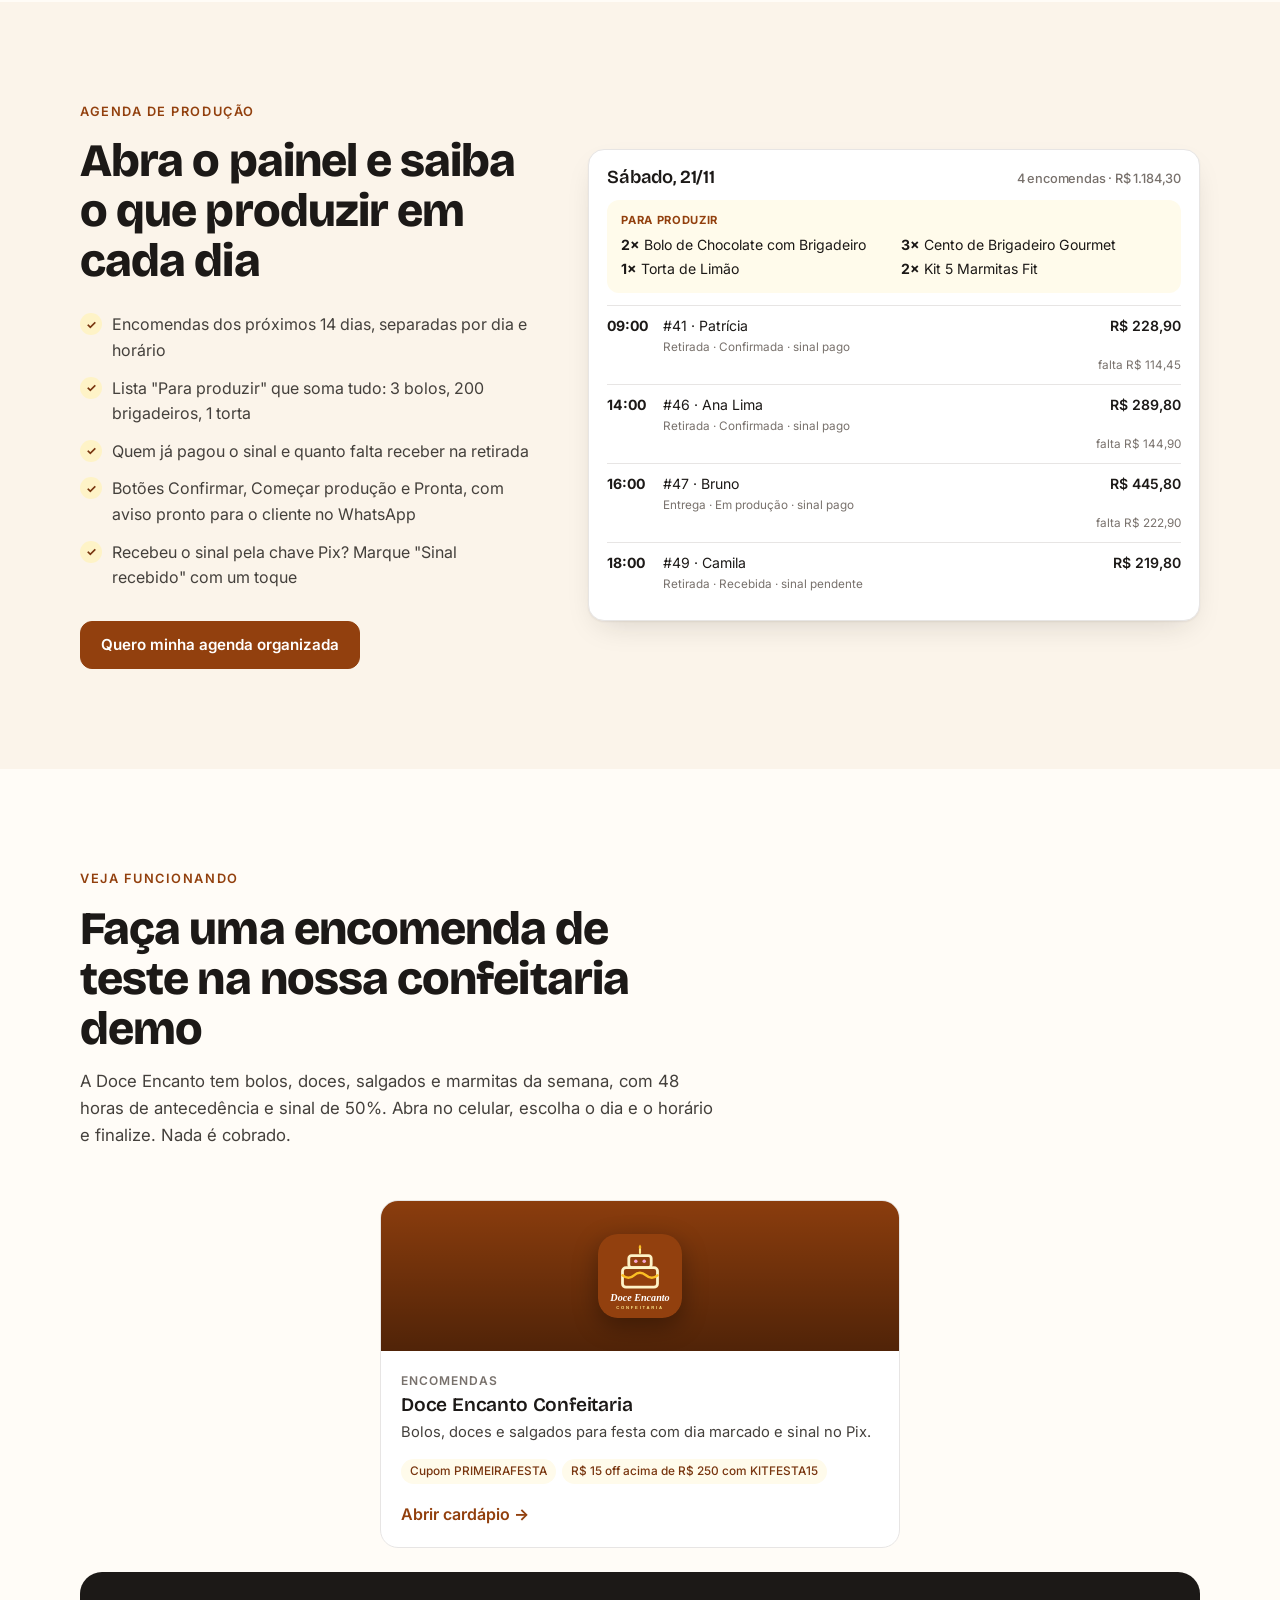
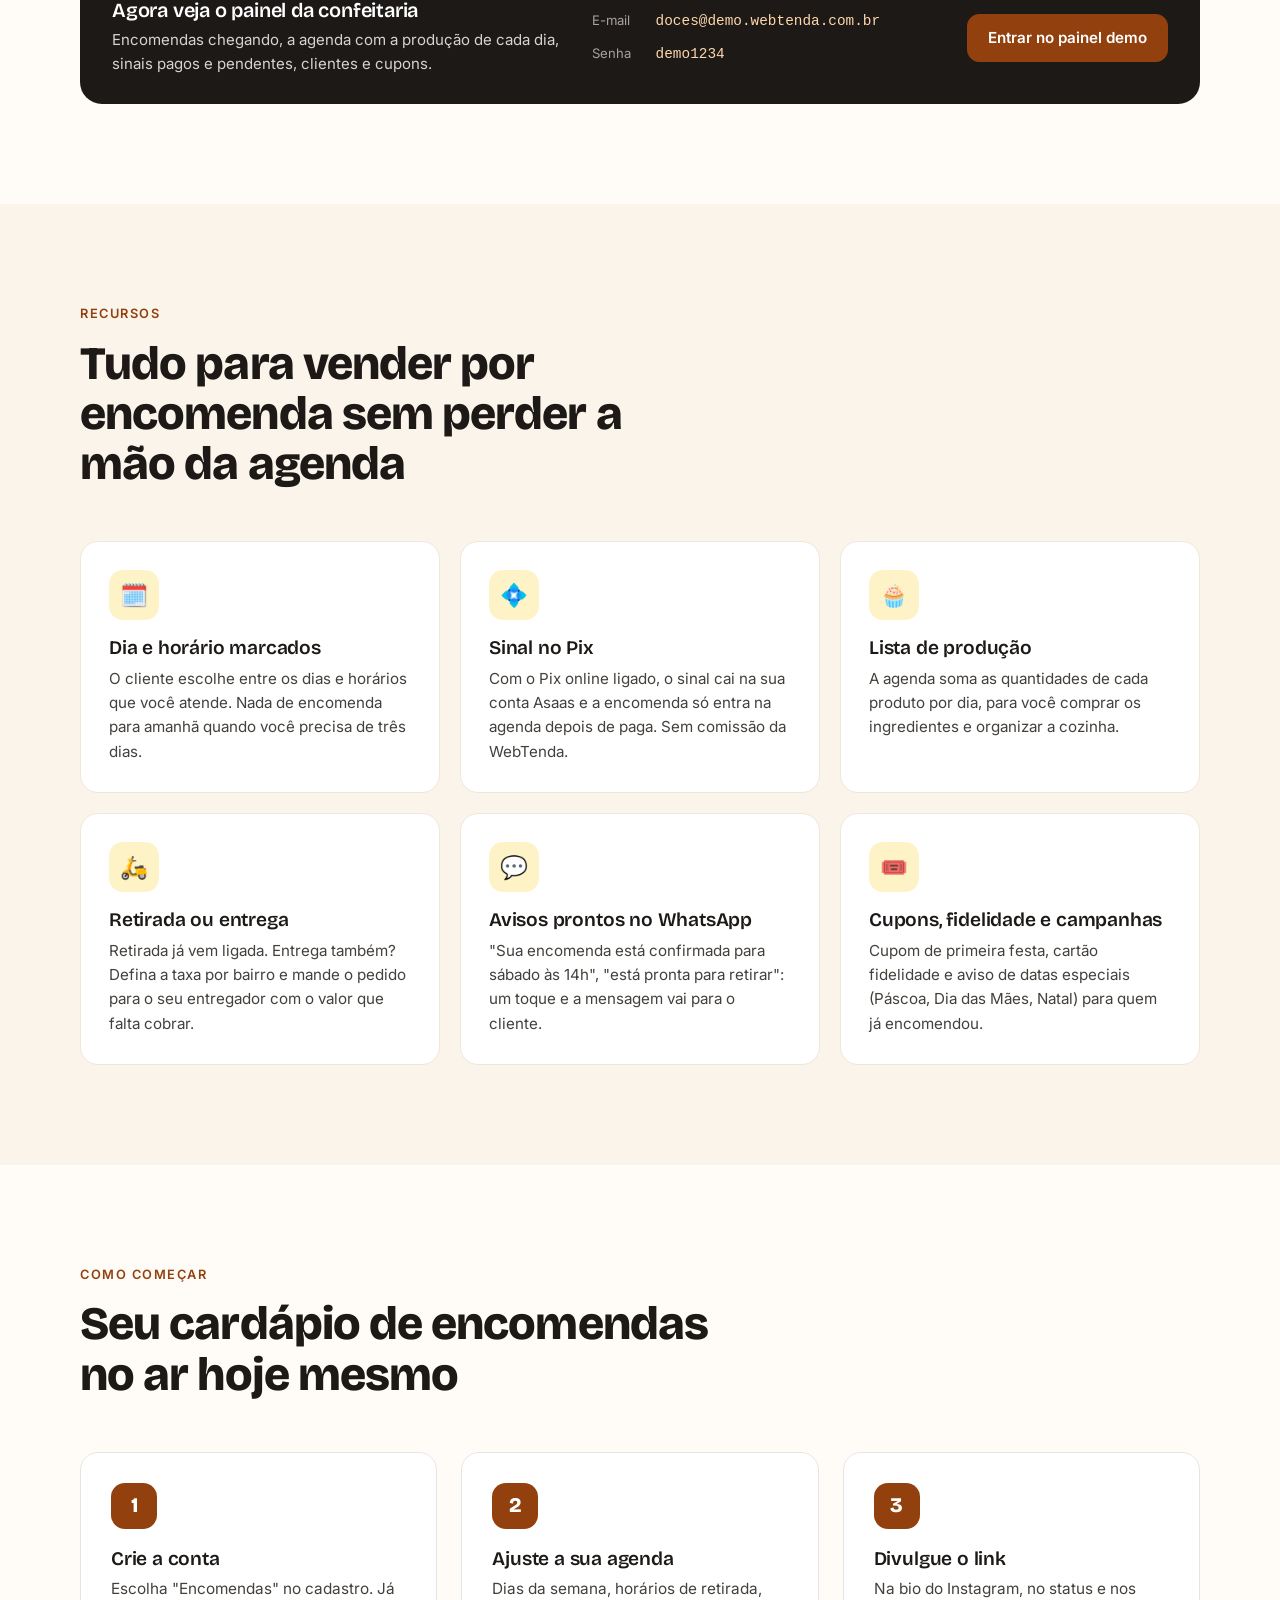
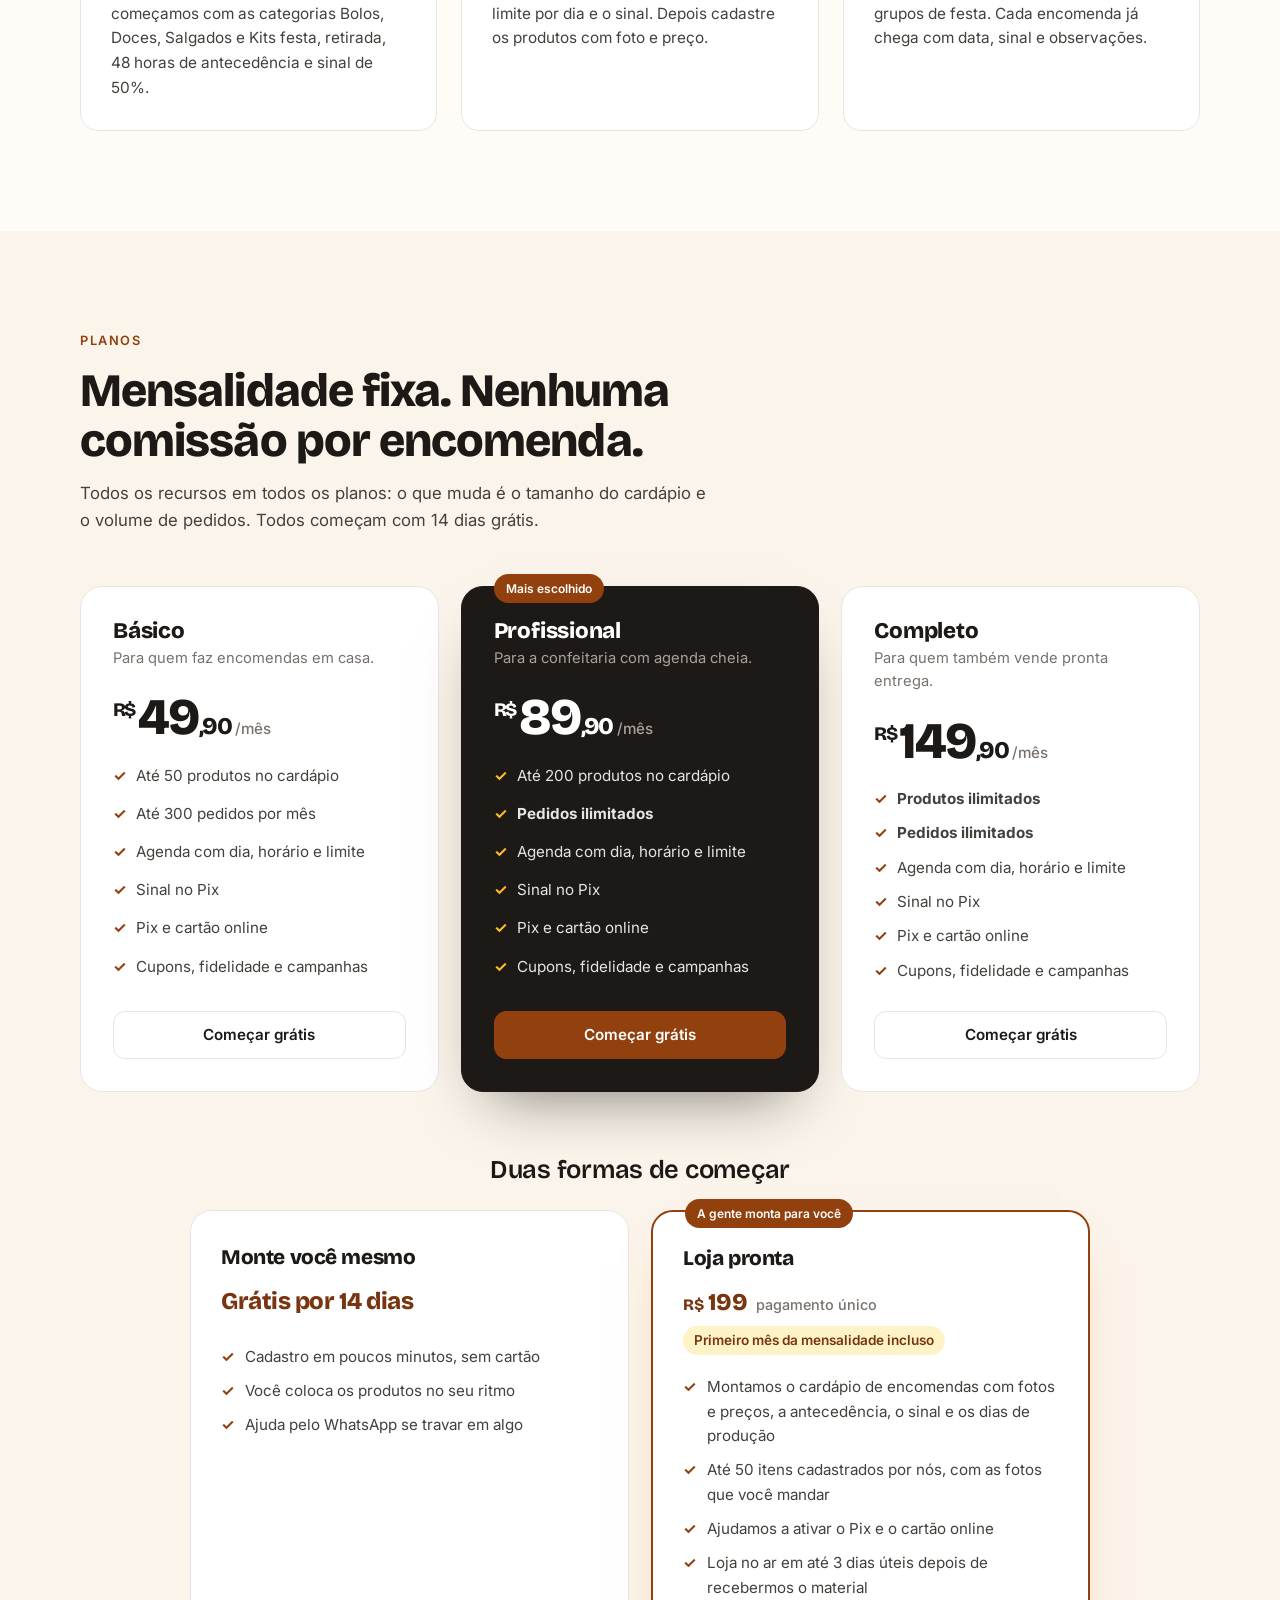
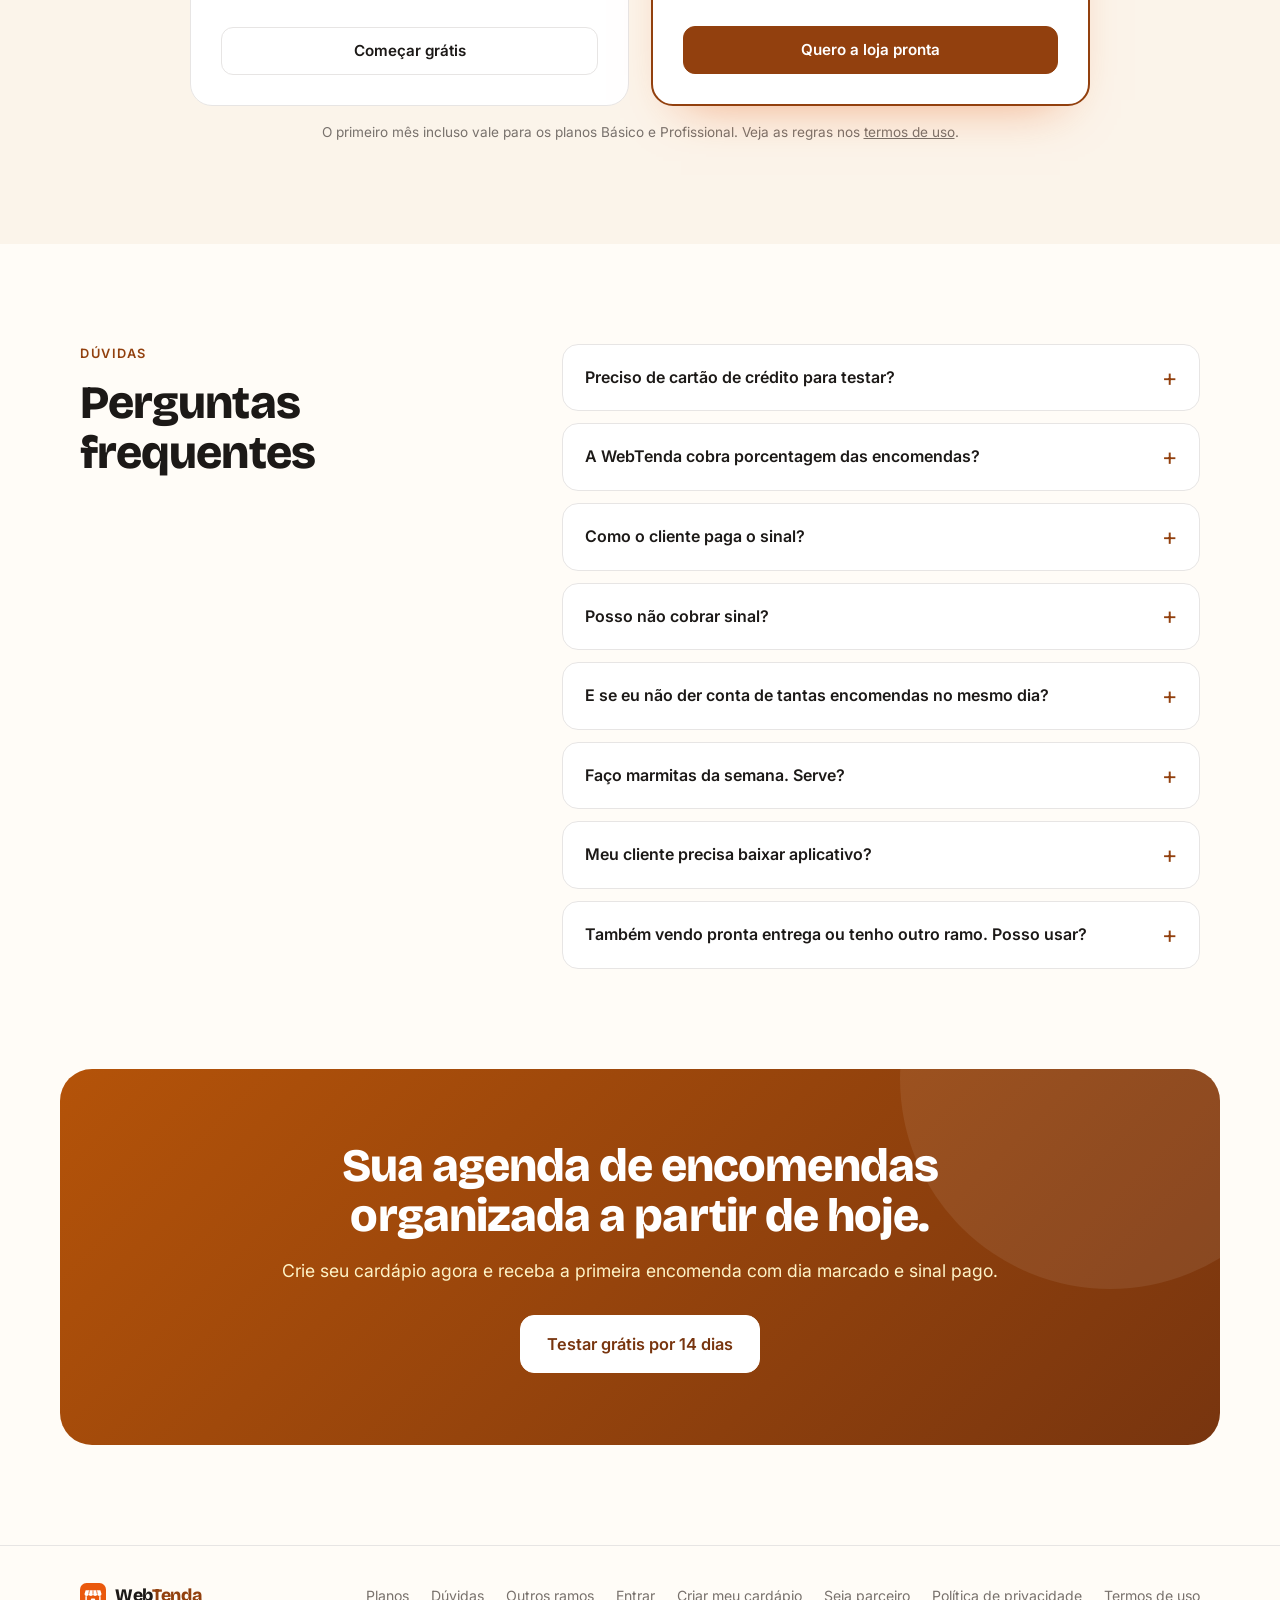
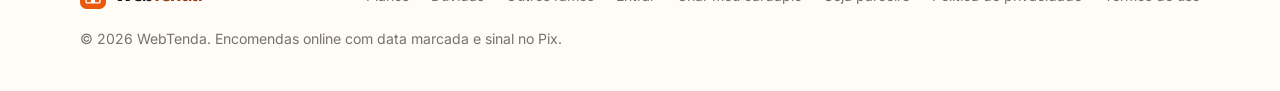
<file: encomendas/index.html>
<!doctype html>
<html lang="pt-BR">
<head>
<meta charset="utf-8">
<meta name="viewport" content="width=device-width, initial-scale=1">
<title>WebTenda para encomendas: bolos, doces e salgados com data marcada e sinal no Pix</title>
<meta name="description" content="Cardápio de encomendas para confeitarias, docerias, salgaderias e marmitas: o cliente escolhe o dia e o horário de retirada, paga o sinal no Pix e você vê a agenda com tudo o que precisa produzir. Mensalidade fixa, sem comissão. Teste grátis por 14 dias.">
<meta property="og:title" content="Encomendas com data marcada e sinal no Pix, sem conversa interminável no WhatsApp">
<meta property="og:description" content="O cliente escolhe o dia e o horário, paga o sinal e você vê a agenda de produção. Sem comissão.">
<meta property="og:type" content="website">
<meta property="og:url" content="https://webtenda.com.br/encomendas/">
<meta property="og:image" content="https://webtenda.com.br/assets/og.png">
<meta name="theme-color" content="#92400e">
<link rel="canonical" href="https://webtenda.com.br/encomendas/">
<link rel="icon" href="../assets/favicon.svg" type="image/svg+xml">
<link rel="apple-touch-icon" href="../assets/apple-touch-icon.png">
<link rel="preconnect" href="https://fonts.googleapis.com">
<link rel="preconnect" href="https://fonts.gstatic.com" crossorigin>
<link href="https://fonts.googleapis.com/css2?family=Bricolage+Grotesque:opsz,wght@12..96,600;12..96,800&family=Inter:wght@400;500;600&display=swap" rel="stylesheet">
<link rel="stylesheet" href="../style.css">
<style>
  /* Tema da página de encomendas: mesma base do site, cor chocolate. */
  :root{--brand:#92400e;--brand-d:#78350f;--brand-l:#fef3c7;--brand-50:#fffbeb;--bg:#fffcf7;--alt:#fbf4ea;--dark:#2b1608}
  .btn:hover{box-shadow:0 8px 20px -8px rgba(146,64,14,.55)}
  .btn:focus-visible,a:focus-visible,summary:focus-visible{outline-color:#fbbf24}
  .phone{box-shadow:0 40px 80px -30px rgba(120,53,15,.5),inset 0 0 0 2px #44403c}
  .hero h1 em::after{background:#fde68a}
  .blob{background:radial-gradient(closest-side,#fde68a,rgba(253,230,138,0))}
  .plan-pop li::before{color:#fbbf24}
  .faq details[open]{border-color:#fbbf24}
  .final-in{background:linear-gradient(135deg,#b45309,#78350f)}
  .final-in p{color:#fef3c7}

  /* Celular com a sacola de encomenda em HTML */
  .bag{height:100%;overflow:hidden;background:#fff;font-family:var(--sans);font-size:11px;color:var(--ink)}
  .bag-head{background:var(--brand);color:#fff;padding:34px 14px 14px;display:flex;align-items:center;gap:10px}
  .bag-head img{width:38px;height:38px;border-radius:12px;background:#fff}
  .bag-head strong{display:block;font-size:13px;font-family:var(--display)}
  .bag-head small{opacity:.85;font-size:10px}
  .bag-in{padding:12px;display:grid;gap:10px}
  .bag-item{display:flex;align-items:center;gap:8px}
  .bag-item i{width:40px;height:40px;border-radius:9px;background:#f5ede4 center/cover no-repeat;flex:none}
  .bag-item b{flex:1;font-weight:600;line-height:1.25}
  .bag-item span{font-weight:700}
  .when{background:var(--brand-50);border:1px solid #fde68a;border-radius:12px;padding:10px}
  .when p{font-weight:700;font-size:11.5px;margin-bottom:8px}
  .days{display:flex;gap:6px}
  .days span{flex:none;width:40px;padding:5px 0;border-radius:9px;background:#fff;border:1px solid var(--line);text-align:center;line-height:1.2}
  .days span small{display:block;font-size:8px;font-weight:700;color:var(--mute);text-transform:uppercase}
  .days span b{font-size:11px}
  .days span.on{background:var(--brand);border-color:var(--brand);color:#fff}
  .days span.on small{color:#fde68a}
  .times{display:flex;gap:5px;flex-wrap:wrap;margin-top:8px}
  .times span{padding:4px 9px;border-radius:99px;background:#fff;border:1px solid var(--line);font-weight:600}
  .times span.on{background:var(--brand);border-color:var(--brand);color:#fff}
  .sig{background:#fdf6ec;border-radius:10px;padding:9px 10px;display:grid;gap:3px}
  .sig div{display:flex;justify-content:space-between}
  .sig div:first-child{font-weight:700;color:var(--brand-d)}
  .bag-btn{background:var(--brand);color:#fff;text-align:center;font-weight:700;border-radius:10px;padding:10px}

  /* Bloco "o pedido chega assim" (mesmo da página de roupas) */
  .wa{display:grid;gap:40px;align-items:center}
  @media (min-width:900px){.wa{grid-template-columns:1fr 1fr}}
  .wa-chat{background:#efeae2;border-radius:var(--r);padding:22px;box-shadow:var(--shadow);max-width:440px;justify-self:center;width:100%}
  .wa-top{display:flex;align-items:center;gap:10px;margin:-22px -22px 18px;padding:14px 18px;background:#075e54;color:#fff;border-radius:var(--r) var(--r) 0 0}
  .wa-top img{width:34px;height:34px;border-radius:50%}
  .wa-top small{display:block;opacity:.8;font-size:.75rem}
  .wa-msg{background:#d9fdd3;border-radius:12px 0 12px 12px;padding:12px 14px;font-size:.88rem;line-height:1.5;margin-left:auto;max-width:92%;white-space:pre-line;box-shadow:0 1px 1px rgba(0,0,0,.08)}
  .wa-msg time{display:block;text-align:right;font-size:.7rem;color:#667781;margin-top:4px}
  .wa-reply{background:#fff;border-radius:0 12px 12px 12px;padding:10px 14px;font-size:.88rem;margin-top:10px;max-width:80%;box-shadow:0 1px 1px rgba(0,0,0,.08)}

  /* Agenda de produção */
  .agenda{background:#fff;border:1px solid var(--line);border-radius:16px;padding:18px;box-shadow:var(--shadow)}
  .agenda h3{font-family:var(--display);font-size:1.15rem;display:flex;justify-content:space-between;align-items:baseline;gap:8px}
  .agenda h3 small{font-family:var(--sans);font-weight:500;font-size:.8rem;color:var(--mute)}
  .prod{background:#fffbeb;border-radius:12px;padding:12px 14px;margin:12px 0}
  .prod p{font-size:.7rem;font-weight:700;letter-spacing:.06em;text-transform:uppercase;color:#92400e;margin-bottom:4px}
  .prod ul{display:grid;grid-template-columns:1fr 1fr;gap:2px 14px;font-size:.88rem;list-style:none;padding:0}
  .ag-row{display:flex;gap:12px;padding:9px 0;border-top:1px solid var(--line);font-size:.88rem}
  .ag-row b{width:44px;flex:none}
  .ag-row span{flex:1}
  .ag-row small{display:block;color:var(--mute)}
  .ag-row em{font-style:normal;font-weight:600;text-align:right}
  .ag-row em small{font-weight:400}

  .cross{margin-top:28px;text-align:center;color:var(--mute);font-size:.95rem}
  .cross a{color:var(--brand-d);font-weight:600;text-decoration:underline;text-underline-offset:3px}
</style>
</head>
<body>
<header class="nav" id="topo">
  <div class="wrap nav-in">
    <a href="../" class="logo" aria-label="WebTenda, início">
      <svg viewBox="0 0 64 64" aria-hidden="true"><rect width="64" height="64" rx="16" fill="#ea580c"/><path d="M14 18h36l3 9H11z" fill="#fff"/><path d="M11 27a5.25 5.25 0 0 0 10.5 0a5.25 5.25 0 0 0 10.5 0a5.25 5.25 0 0 0 10.5 0a5.25 5.25 0 0 0 10.5 0z" fill="#fff"/><path d="M23.25 18 21.5 27M40.75 18l1.75 9M32 18v9" stroke="#ea580c" stroke-width="2"/><path d="M15 34v12a3 3 0 0 0 3 3h28a3 3 0 0 0 3-3V34" stroke="#fff" stroke-width="3.5" fill="none" stroke-linecap="round"/><rect x="27" y="38" width="10" height="11" rx="2" fill="#fff"/></svg>
      <span>Web<b>Tenda</b></span>
    </a>
    <button class="nav-burger" type="button" aria-label="Abrir menu" aria-expanded="false" aria-controls="menu"><span></span><span></span><span></span></button>
    <div class="nav-menu" id="menu">
      <nav class="nav-links" aria-label="Menu principal">
        <div class="nav-drop">
          <button type="button" class="nav-drop-btn" aria-expanded="false" aria-controls="solucoes">Soluções <svg viewBox="0 0 12 12" aria-hidden="true"><path d="m3 4.5 3 3 3-3"/></svg></button>
          <div class="nav-panel" id="solucoes">
          <a href="../delivery/" class="sol sol-delivery"><span class="sol-ico"><svg viewBox="0 0 24 24" aria-hidden="true"><path d="M5 17a2 2 0 1 0 4 0a2 2 0 1 0-4 0M15 17a2 2 0 1 0 4 0a2 2 0 1 0-4 0"/><path d="M9 17h6M17 15V9h-3M3 13V7h8v6M14 9l3 6M3 13h8"/></svg></span><span><strong>Delivery</strong><small>Cardápio no seu link, sem comissão por pedido</small></span></a>
          <a href="../mesa/" class="sol sol-mesa"><span class="sol-ico"><svg viewBox="0 0 24 24" aria-hidden="true"><rect x="4" y="4" width="6" height="6" rx="1"/><rect x="14" y="4" width="6" height="6" rx="1"/><rect x="4" y="14" width="6" height="6" rx="1"/><path d="M14 14h2v2h-2zM18 18h2v2h-2zM14 18h2M18 14h2"/></svg></span><span><strong>Pedido na mesa</strong><small>O cliente pede pelo QR code, sem esperar o garçom</small></span></a>
          <a href="../encomendas/" class="sol sol-encomendas" aria-current="page"><span class="sol-ico"><svg viewBox="0 0 24 24" aria-hidden="true"><path d="M4 20h16M5 20v-7h14v7M5 16c2 1 3-1 4.7 0s3 1 4.6 0s3-1 4.7 0M12 13V9M12 6.5c-.8-1 0-2.5 0-2.5s.8 1.5 0 2.5z"/></svg></span><span><strong>Encomendas</strong><small>Bolos, doces e marmitas com dia marcado e sinal</small></span></a>
          <a href="../barbearia/" class="sol sol-barbearia"><span class="sol-ico"><svg viewBox="0 0 24 24" aria-hidden="true"><circle cx="6" cy="6" r="2.5"/><circle cx="6" cy="18" r="2.5"/><path d="M8 7.5 20 17M8 16.5 20 7"/></svg></span><span><strong>Barbearias e salões</strong><small>Agenda online com lembrete e menos furos</small></span></a>
          <a href="../loja/" class="sol sol-loja"><span class="sol-ico"><svg viewBox="0 0 24 24" aria-hidden="true"><path d="M8 4 4 6.5 5.5 10 7 9.3V20h10V9.3l1.5.7L20 6.5 16 4c-.5 1.5-2 2.5-4 2.5S8.5 5.5 8 4z"/></svg></span><span><strong>Lojas de roupa</strong><small>Catálogo com o pedido chegando no WhatsApp</small></span></a>
          </div>
        </div>
        <a href="#demo">Ver demo</a>
        <a href="#planos">Planos</a>
        <a href="#duvidas">Dúvidas</a>
      </nav>
      <div class="nav-cta">
        <a href="https://app.webtenda.com.br/entrar" class="nav-login">Entrar</a>
        <a href="https://app.webtenda.com.br/cadastro?tipo=encomendas" class="btn">Criar meu cardápio</a>
      </div>
    </div>
  </div>
</header>
<main>
<!-- HERO -->
<section class="hero">
  <div class="wrap hero-in">
    <div class="hero-copy">
      <p class="eyebrow reveal">Para confeitarias, docerias, salgaderias e marmitas</p>
      <h1 class="reveal">Encomendas com dia marcado e <em>sinal no Pix</em>.</h1>
      <p class="lead reveal">Sem vai e vem no WhatsApp: o cliente escolhe o bolo, os doces e os salgados, marca o dia e o horário de retirada dentro da sua antecedência e já paga o sinal. Você abre a agenda e vê tudo o que precisa produzir em cada dia.</p>
      <div class="hero-actions reveal">
        <a href="https://app.webtenda.com.br/cadastro?tipo=encomendas" class="btn btn-lg">Testar grátis por 14 dias</a>
        <a href="#demo" class="btn btn-ghost btn-lg">Ver a confeitaria demo</a>
      </div>
      <ul class="hero-proof reveal">
        <li>Sem cartão para começar</li>
        <li>Sem comissão por encomenda</li>
        <li>Cancele quando quiser</li>
      </ul>
    </div>

    <div class="hero-visual" aria-hidden="true">
      <div class="blob"></div>
      <div class="phone">
        <div class="phone-notch"></div>
        <div class="phone-screen">
          <div class="bag">
            <div class="bag-head"><img src="../assets/demo/doce-encanto.svg" alt=""><div><strong>Doce Encanto</strong><small>Encomendas com 2 dias de antecedência</small></div></div>
            <div class="bag-in">
              <div class="bag-item"><i style="background-image:url('https://images.unsplash.com/photo-1606890737304-57a1ca8a5b62?auto=format&fit=crop&w=300&h=300&q=60')"></i><b>Bolo de Chocolate com Brigadeiro</b><span>R$ 129,90</span></div>
              <div class="bag-item"><i style="background-image:url('https://images.unsplash.com/photo-1783286943732-3aad8d4d273c?auto=format&fit=crop&w=300&h=300&q=60')"></i><b>Cento de Brigadeiro Gourmet</b><span>R$ 159,90</span></div>
              <div class="when">
                <p>Quando você vem buscar?</p>
                <div class="days"><span><small>sex</small><b>20/11</b></span><span class="on"><small>sáb</small><b>21/11</b></span><span><small>ter</small><b>24/11</b></span><span><small>qua</small><b>25/11</b></span><span><small>qui</small><b>26/11</b></span></div>
                <div class="times"><span>09:00</span><span>11:00</span><span class="on">14:00</span><span>16:00</span><span>18:00</span></div>
              </div>
              <div class="sig"><div><span>Sinal para confirmar (50%)</span><span>R$ 144,90</span></div><div><span>Restante na retirada</span><span>R$ 144,90</span></div></div>
              <div class="bag-btn">Encomendar e pagar o sinal</div>
            </div>
          </div>
        </div>
      </div>
      <div class="toast t1">
        <span class="toast-ico">🎂</span>
        <div><strong>Nova encomenda #46</strong><small>Sábado, 21/11 às 14:00 · retirada</small></div>
        <b>R$ 289,80</b>
      </div>
      <div class="toast t2">
        <span class="toast-ico ok">✓</span>
        <div><strong>Sinal pago no Pix</strong><small>R$ 144,90 já na sua conta</small></div>
      </div>
    </div>
  </div>

  <div class="ticker" aria-label="Tipos de negócio atendidos">
    <div class="ticker-track">
      <span>Confeitarias</span><span>Bolos caseiros</span><span>Docerias</span><span>Doces finos</span><span>Salgados para festa</span><span>Marmitas fit</span><span>Kits festa</span><span>Bem-casados</span><span>Tortas</span><span>Cestas de café</span><span>Pães artesanais</span><span>Ovos de Páscoa</span>
      <span aria-hidden="true">Confeitarias</span><span aria-hidden="true">Bolos caseiros</span><span aria-hidden="true">Docerias</span><span aria-hidden="true">Doces finos</span><span aria-hidden="true">Salgados para festa</span><span aria-hidden="true">Marmitas fit</span><span aria-hidden="true">Kits festa</span><span aria-hidden="true">Bem-casados</span><span aria-hidden="true">Tortas</span><span aria-hidden="true">Cestas de café</span><span aria-hidden="true">Pães artesanais</span><span aria-hidden="true">Ovos de Páscoa</span>
    </div>
  </div>
</section>

<!-- COMO A ENCOMENDA CHEGA -->
<section class="sec" id="como-chega">
  <div class="wrap wa">
    <div class="reveal">
      <p class="eyebrow">Como a encomenda chega</p>
      <h2>O cliente marca o dia sozinho. Você só confirma.</h2>
      <p class="lead" style="margin-top:16px">Chega de perguntar "para quando é?", "retira ou entrega?" e "já mandou o sinal?". No seu cardápio de encomendas o cliente só consegue escolher os dias e horários que você atende, respeitando o seu prazo de produção.</p>
      <ul class="checks" style="margin-top:22px">
        <li>Antecedência mínima do seu jeito: 12 horas, 2 dias, 1 semana</li>
        <li>Escolha os dias da semana, os horários de retirada e feche feriados e folgas</li>
        <li>Limite de encomendas por dia: quando a agenda lota, o dia some para o cliente</li>
        <li>Sinal de 30%, 50% ou tudo antecipado, pago no Pix direto na sua conta</li>
      </ul>
    </div>
    <div class="wa-chat reveal" aria-label="Exemplo de mensagem de encomenda no WhatsApp">
      <div class="wa-top"><img src="../assets/demo/doce-encanto.svg" alt=""><div><strong>Doce Encanto Confeitaria</strong><small>online</small></div></div>
      <div class="wa-msg">Olá! Acabei de fazer a encomenda <b>#46</b> pelo cardápio.
<b>Para: sábado, 21/11 às 14:00</b>

1x Bolo de Chocolate com Brigadeiro · R$ 129,90
1x Cento de Brigadeiro Gourmet · R$ 159,90
Total: R$ 289,80 (Pix online, sinal pago)
Sinal: R$ 144,90 (restante R$ 144,90 na retirada)
Vou retirar na loja.
Obs.: Escrever "Feliz aniversário, Ana" no bolo<time>10:12 ✓✓</time></div>
      <div class="wa-reply">Oi! Encomenda confirmada para sábado às 14h 🎂</div>
    </div>
  </div>
</section>

<!-- AGENDA -->
<section class="sec sec-alt showcase" id="agenda">
  <div class="wrap show-in">
    <div class="show-copy reveal">
      <p class="eyebrow">Agenda de produção</p>
      <h2>Abra o painel e saiba o que produzir em cada dia</h2>
      <ul class="checks">
        <li>Encomendas dos próximos 14 dias, separadas por dia e horário</li>
        <li>Lista "Para produzir" que soma tudo: 3 bolos, 200 brigadeiros, 1 torta</li>
        <li>Quem já pagou o sinal e quanto falta receber na retirada</li>
        <li>Botões Confirmar, Começar produção e Pronta, com aviso pronto para o cliente no WhatsApp</li>
        <li>Recebeu o sinal pela chave Pix? Marque "Sinal recebido" com um toque</li>
      </ul>
      <a href="https://app.webtenda.com.br/cadastro?tipo=encomendas" class="btn">Quero minha agenda organizada</a>
    </div>
    <div class="agenda reveal" aria-label="Exemplo da agenda de encomendas">
      <h3>Sábado, 21/11 <small>4 encomendas · R$ 1.184,30</small></h3>
      <div class="prod">
        <p>Para produzir</p>
        <ul><li><b>2×</b> Bolo de Chocolate com Brigadeiro</li><li><b>3×</b> Cento de Brigadeiro Gourmet</li><li><b>1×</b> Torta de Limão</li><li><b>2×</b> Kit 5 Marmitas Fit</li></ul>
      </div>
      <div class="ag-row"><b>09:00</b><span>#41 · Patrícia<small>Retirada · Confirmada · sinal pago</small></span><em>R$ 228,90<small><br>falta R$ 114,45</small></em></div>
      <div class="ag-row"><b>14:00</b><span>#46 · Ana Lima<small>Retirada · Confirmada · sinal pago</small></span><em>R$ 289,80<small><br>falta R$ 144,90</small></em></div>
      <div class="ag-row"><b>16:00</b><span>#47 · Bruno<small>Entrega · Em produção · sinal pago</small></span><em>R$ 445,80<small><br>falta R$ 222,90</small></em></div>
      <div class="ag-row"><b>18:00</b><span>#49 · Camila<small>Retirada · Recebida · sinal pendente</small></span><em>R$ 219,80</em></div>
    </div>
  </div>
</section>

<!-- DEMO -->
<section class="sec" id="demo">
  <div class="wrap">
    <div class="sec-head reveal">
      <p class="eyebrow">Veja funcionando</p>
      <h2>Faça uma encomenda de teste na nossa confeitaria demo</h2>
      <p>A Doce Encanto tem bolos, doces, salgados e marmitas da semana, com 48 horas de antecedência e sinal de 50%. Abra no celular, escolha o dia e o horário e finalize. Nada é cobrado.</p>
    </div>
    <div class="demos" style="grid-template-columns:minmax(0,520px);justify-content:center">
      <a class="demo reveal" href="https://app.webtenda.com.br/loja/doce-encanto" target="_blank" rel="noopener">
        <div class="demo-top" style="--c:#92400e;--img:url('https://images.unsplash.com/photo-1606890737304-57a1ca8a5b62?auto=format&fit=crop&w=1000&h=400&q=60')"><img src="../assets/demo/doce-encanto.svg" alt="" width="84" height="84"></div>
        <div class="demo-body">
          <small>Encomendas</small>
          <h3>Doce Encanto Confeitaria</h3>
          <p>Bolos, doces e salgados para festa com dia marcado e sinal no Pix.</p>
          <ul><li>Cupom PRIMEIRAFESTA</li><li>R$ 15 off acima de R$ 250 com KITFESTA15</li></ul>
          <span class="demo-go">Abrir cardápio <b>→</b></span>
        </div>
      </a>
    </div>
    <div class="demo-panel reveal">
      <div>
        <h3>Agora veja o painel da confeitaria</h3>
        <p>Encomendas chegando, a agenda com a produção de cada dia, sinais pagos e pendentes, clientes e cupons.</p>
      </div>
      <dl>
        <div><dt>E-mail</dt><dd><code>doces@demo.webtenda.com.br</code></dd></div>
        <div><dt>Senha</dt><dd><code>demo1234</code></dd></div>
      </dl>
      <a href="https://app.webtenda.com.br/entrar" target="_blank" rel="noopener" class="btn">Entrar no painel demo</a>
    </div>
  </div>
</section>

<!-- RECURSOS -->
<section class="sec sec-alt" id="recursos">
  <div class="wrap">
    <div class="sec-head reveal">
      <p class="eyebrow">Recursos</p>
      <h2>Tudo para vender por encomenda sem perder a mão da agenda</h2>
    </div>
    <div class="features">
      <article class="feat reveal">
        <span class="feat-ico">🗓️</span>
        <h3>Dia e horário marcados</h3>
        <p>O cliente escolhe entre os dias e horários que você atende. Nada de encomenda para amanhã quando você precisa de três dias.</p>
      </article>
      <article class="feat reveal">
        <span class="feat-ico">💠</span>
        <h3>Sinal no Pix</h3>
        <p>Com o Pix online ligado, o sinal cai na sua conta Asaas e a encomenda só entra na agenda depois de paga. Sem comissão da WebTenda.</p>
      </article>
      <article class="feat reveal">
        <span class="feat-ico">🧁</span>
        <h3>Lista de produção</h3>
        <p>A agenda soma as quantidades de cada produto por dia, para você comprar os ingredientes e organizar a cozinha.</p>
      </article>
      <article class="feat reveal">
        <span class="feat-ico">🛵</span>
        <h3>Retirada ou entrega</h3>
        <p>Retirada já vem ligada. Entrega também? Defina a taxa por bairro e mande o pedido para o seu entregador com o valor que falta cobrar.</p>
      </article>
      <article class="feat reveal">
        <span class="feat-ico">💬</span>
        <h3>Avisos prontos no WhatsApp</h3>
        <p>"Sua encomenda está confirmada para sábado às 14h", "está pronta para retirar": um toque e a mensagem vai para o cliente.</p>
      </article>
      <article class="feat reveal">
        <span class="feat-ico">🎟️</span>
        <h3>Cupons, fidelidade e campanhas</h3>
        <p>Cupom de primeira festa, cartão fidelidade e aviso de datas especiais (Páscoa, Dia das Mães, Natal) para quem já encomendou.</p>
      </article>
    </div>
  </div>
</section>

<!-- COMO FUNCIONA -->
<section class="sec" id="como-funciona">
  <div class="wrap">
    <div class="sec-head reveal">
      <p class="eyebrow">Como começar</p>
      <h2>Seu cardápio de encomendas no ar hoje mesmo</h2>
    </div>
    <ol class="steps">
      <li class="reveal">
        <span class="step-n">1</span>
        <h3>Crie a conta</h3>
        <p>Escolha "Encomendas" no cadastro. Já começamos com as categorias Bolos, Doces, Salgados e Kits festa, retirada, 48 horas de antecedência e sinal de 50%.</p>
      </li>
      <li class="reveal">
        <span class="step-n">2</span>
        <h3>Ajuste a sua agenda</h3>
        <p>Dias da semana, horários de retirada, limite por dia e o sinal. Depois cadastre os produtos com foto e preço.</p>
      </li>
      <li class="reveal">
        <span class="step-n">3</span>
        <h3>Divulgue o link</h3>
        <p>Na bio do Instagram, no status e nos grupos de festa. Cada encomenda já chega com data, sinal e observações.</p>
      </li>
    </ol>
  </div>
</section>
<!-- PLANOS -->
<section class="sec sec-alt" id="planos">
  <div class="wrap">
    <div class="sec-head reveal">
      <p class="eyebrow">Planos</p>
      <h2>Mensalidade fixa. Nenhuma comissão por encomenda.</h2>
      <p>Todos os recursos em todos os planos: o que muda é o tamanho do cardápio e o volume de pedidos. Todos começam com 14 dias grátis.</p>
    </div>
    <div class="plans">
      <article class="plan reveal">
        <h3>Básico</h3>
        <p class="plan-desc">Para quem faz encomendas em casa.</p>
        <p class="price"><span>R$</span>49<small>,90</small><em>/mês</em></p>
        <ul>
          <li>Até 50 produtos no cardápio</li>
          <li>Até 300 pedidos por mês</li>
          <li>Agenda com dia, horário e limite</li>
          <li>Sinal no Pix</li>
          <li>Pix e cartão online</li>
          <li>Cupons, fidelidade e campanhas</li>
        </ul>
        <a href="https://app.webtenda.com.br/cadastro?tipo=encomendas" class="btn btn-ghost btn-block">Começar grátis</a>
      </article>
      <article class="plan plan-pop reveal">
        <span class="badge">Mais escolhido</span>
        <h3>Profissional</h3>
        <p class="plan-desc">Para a confeitaria com agenda cheia.</p>
        <p class="price"><span>R$</span>89<small>,90</small><em>/mês</em></p>
        <ul>
          <li>Até 200 produtos no cardápio</li>
          <li><strong>Pedidos ilimitados</strong></li>
          <li>Agenda com dia, horário e limite</li>
          <li>Sinal no Pix</li>
          <li>Pix e cartão online</li>
          <li>Cupons, fidelidade e campanhas</li>
        </ul>
        <a href="https://app.webtenda.com.br/cadastro?tipo=encomendas" class="btn btn-block">Começar grátis</a>
      </article>
      <article class="plan reveal">
        <h3>Completo</h3>
        <p class="plan-desc">Para quem também vende pronta entrega.</p>
        <p class="price"><span>R$</span>149<small>,90</small><em>/mês</em></p>
        <ul>
          <li><strong>Produtos ilimitados</strong></li>
          <li><strong>Pedidos ilimitados</strong></li>
          <li>Agenda com dia, horário e limite</li>
          <li>Sinal no Pix</li>
          <li>Pix e cartão online</li>
          <li>Cupons, fidelidade e campanhas</li>
        </ul>
        <a href="https://app.webtenda.com.br/cadastro?tipo=encomendas" class="btn btn-ghost btn-block">Começar grátis</a>
      </article>
    </div>
    
    <div class="start reveal" id="loja-pronta">
      <h3 class="start-title">Duas formas de começar</h3>
      <div class="start-grid">
        <div class="start-card">
          <h4>Monte você mesmo</h4>
          <p class="start-price">Grátis por 14 dias</p>
          <ul>
            <li>Cadastro em poucos minutos, sem cartão</li>
            <li>Você coloca os produtos no seu ritmo</li>
            <li>Ajuda pelo WhatsApp se travar em algo</li>
          </ul>
          <a href="https://app.webtenda.com.br/cadastro?tipo=encomendas" class="btn btn-ghost btn-block">Começar grátis</a>
        </div>
        <div class="start-card start-pro">
          <span class="badge">A gente monta para você</span>
          <h4>Loja pronta</h4>
          <p class="start-price"><span>R$</span> 199 <em>pagamento único</em></p>
          <p class="start-inc">Primeiro mês da mensalidade incluso</p>
          <ul>
            <li>Montamos o cardápio de encomendas com fotos e preços, a antecedência, o sinal e os dias de produção</li>
            <li>Até 50 itens cadastrados por nós, com as fotos que você mandar</li>
            <li>Ajudamos a ativar o Pix e o cartão online</li>
            <li>Loja no ar em até 3 dias úteis depois de recebermos o material</li>
          </ul>
          <a href="mailto:contato@webmedula.com.br?subject=Loja%20pronta" class="btn btn-block" data-wa="Olá! Vim pelo site e quero a Loja pronta da WebTenda para encomendas. Meu negócio se chama: " target="_blank" rel="noopener">Quero a loja pronta</a>
        </div>
      </div>
      <p class="start-note">O primeiro mês incluso vale para os planos Básico e Profissional. Veja as regras nos <a href="../termos/">termos de uso</a>.</p>
    </div>
  </div>
</section>

<!-- FAQ -->
<section class="sec" id="duvidas">
  <div class="wrap faq-in">
    <div class="sec-head reveal">
      <p class="eyebrow">Dúvidas</p>
      <h2>Perguntas frequentes</h2>
    </div>
    <div class="faq">
      <details class="reveal"><summary>Preciso de cartão de crédito para testar?</summary><p>Não. Você cria a conta e usa por 14 dias sem pagar nada. Só escolhe a forma de pagamento se decidir continuar.</p></details>
      <details class="reveal"><summary>A WebTenda cobra porcentagem das encomendas?</summary><p>Não. Você paga só a mensalidade do plano. O valor das encomendas é todo seu.</p></details>
      <details class="reveal"><summary>Como o cliente paga o sinal?</summary><p>Com o Pix online ligado (conta Asaas, aberta pelo próprio painel), o QR Code do sinal aparece na hora e a encomenda só entra na sua agenda depois do pagamento. Sem o Pix online, o cliente vê a sua chave Pix com o valor do sinal e você marca "Sinal recebido" no pedido.</p></details>
      <details class="reveal"><summary>Posso não cobrar sinal?</summary><p>Pode. Escolha "Sem sinal" e o cliente paga tudo na retirada, ou "100%" para receber tudo antes. Também dá para combinar o pagamento pelo WhatsApp.</p></details>
      <details class="reveal"><summary>E se eu não der conta de tantas encomendas no mesmo dia?</summary><p>Defina o máximo de encomendas por dia. Quando o dia lota, ele some da agenda do cliente e ele escolhe outro.</p></details>
      <details class="reveal"><summary>Faço marmitas da semana. Serve?</summary><p>Serve. Cadastre os kits (5 ou 10 marmitas, por exemplo) e defina os dias de retirada ou entrega. A agenda mostra quantos kits montar em cada dia.</p></details>
      <details class="reveal"><summary>Meu cliente precisa baixar aplicativo?</summary><p>Não. O cardápio abre no navegador, a partir do seu link. Quem quiser pode instalar o atalho da sua loja na tela do celular.</p></details>
      <details class="reveal"><summary>Também vendo pronta entrega ou tenho outro ramo. Posso usar?</summary><p>Pode. A WebTenda também atende delivery e lojas de roupa. <a href="../" style="text-decoration:underline">Veja todos os ramos</a>.</p></details>
    </div>
  </div>
</section>

<!-- CTA FINAL -->
<section class="final">
  <div class="wrap final-in reveal">
    <h2>Sua agenda de encomendas organizada a partir de hoje.</h2>
    <p>Crie seu cardápio agora e receba a primeira encomenda com dia marcado e sinal pago.</p>
    <a href="https://app.webtenda.com.br/cadastro?tipo=encomendas" class="btn btn-light btn-lg">Testar grátis por 14 dias</a>
  </div>
</section>
</main>
<footer class="foot">
  <div class="wrap foot-in">
    <a href="#topo" class="logo logo-sm"><svg viewBox="0 0 64 64" aria-hidden="true"><rect width="64" height="64" rx="16" fill="#ea580c"/><path d="M14 18h36l3 9H11z" fill="#fff"/><path d="M11 27a5.25 5.25 0 0 0 10.5 0a5.25 5.25 0 0 0 10.5 0a5.25 5.25 0 0 0 10.5 0a5.25 5.25 0 0 0 10.5 0z" fill="#fff"/><path d="M23.25 18 21.5 27M40.75 18l1.75 9M32 18v9" stroke="#ea580c" stroke-width="2"/><path d="M15 34v12a3 3 0 0 0 3 3h28a3 3 0 0 0 3-3V34" stroke="#fff" stroke-width="3.5" fill="none" stroke-linecap="round"/><rect x="27" y="38" width="10" height="11" rx="2" fill="#fff"/></svg><span>Web<b>Tenda</b></span></a>
    <nav aria-label="Rodapé">
      <a href="#planos">Planos</a>
      <a href="#duvidas">Dúvidas</a>
      <a href="../">Outros ramos</a>
      <a href="https://app.webtenda.com.br/entrar">Entrar</a>
      <a href="https://app.webtenda.com.br/cadastro?tipo=encomendas">Criar meu cardápio</a>
      <a href="../parceiros/">Seja parceiro</a>
      <a href="../privacidade/">Política de privacidade</a>
      <a href="../termos/">Termos de uso</a>
    </nav>
    <p>© <span id="ano">2026</span> WebTenda. Encomendas online com data marcada e sinal no Pix.</p>
  </div>
</footer>

<a href="https://app.webtenda.com.br/cadastro?tipo=encomendas" class="sticky-cta">Testar grátis por 14 dias</a>

<script src="../main.js" defer></script>
</body>
</html>
</file>
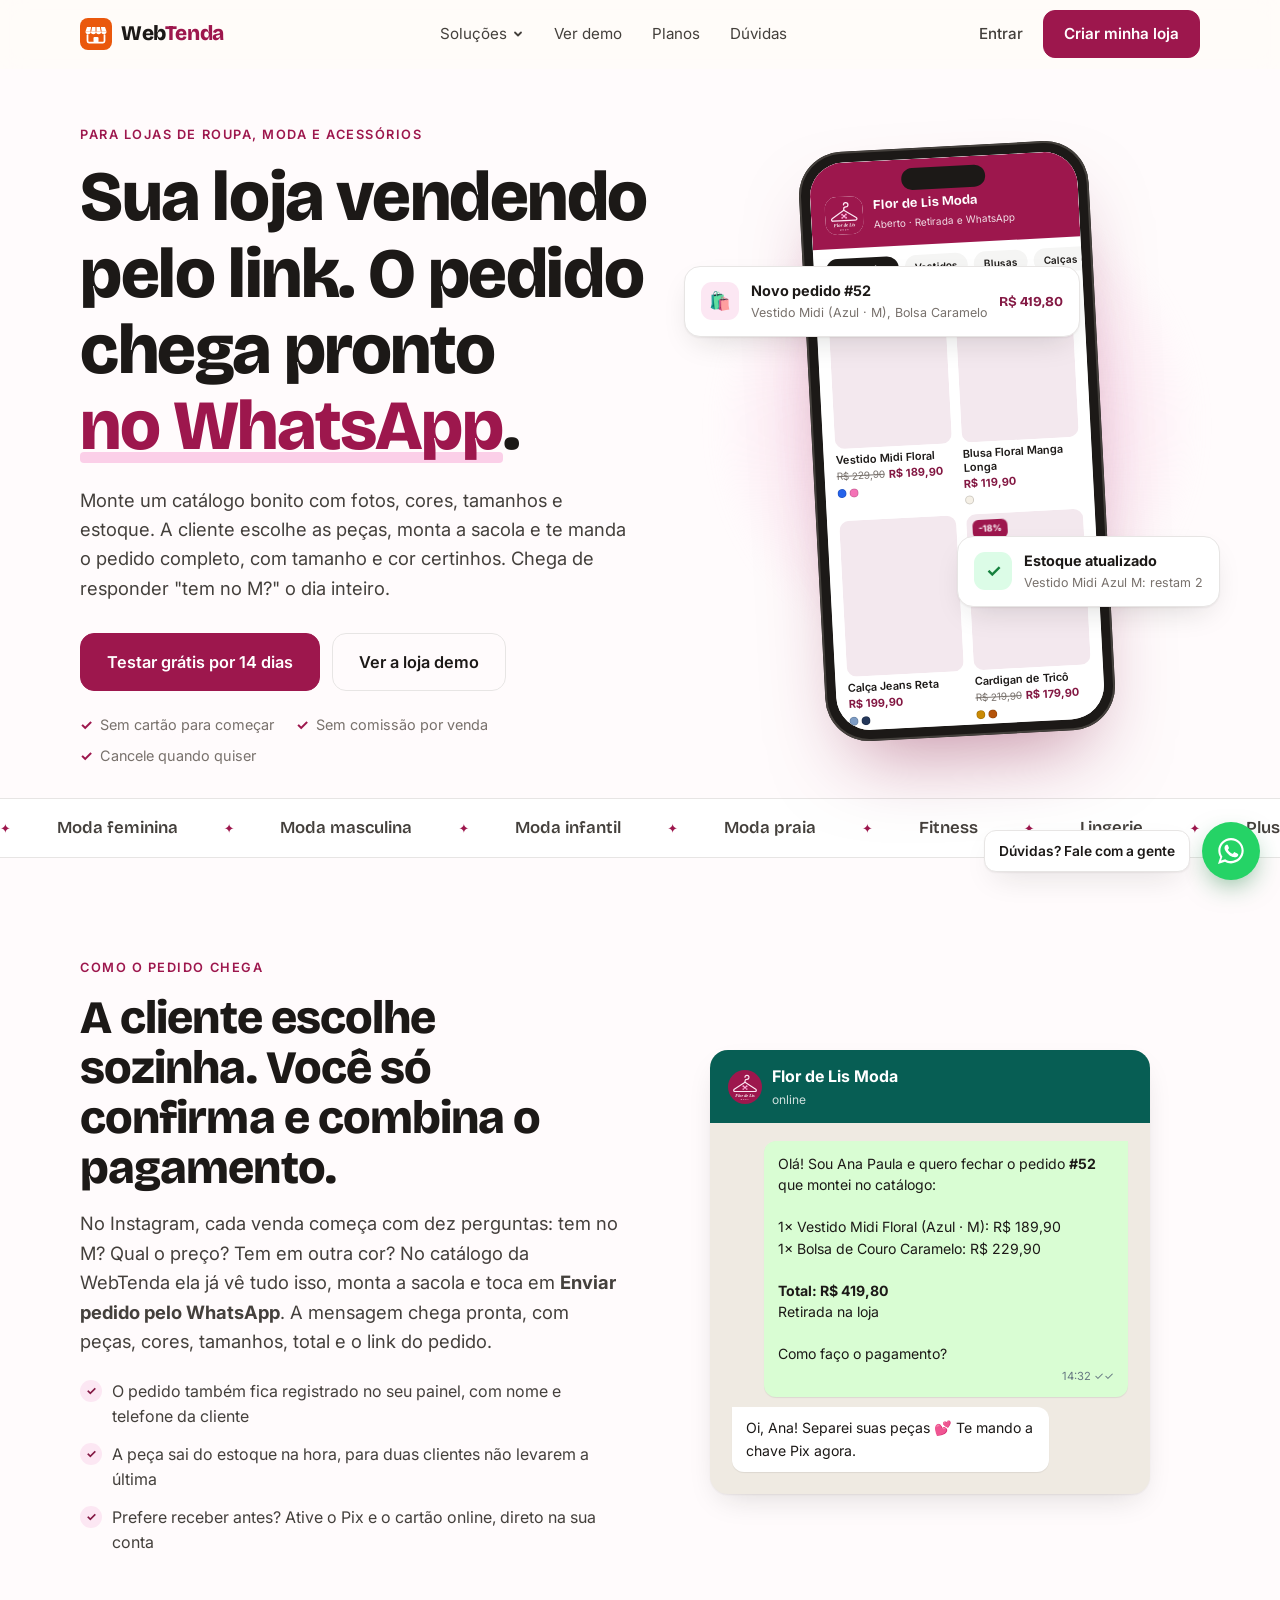
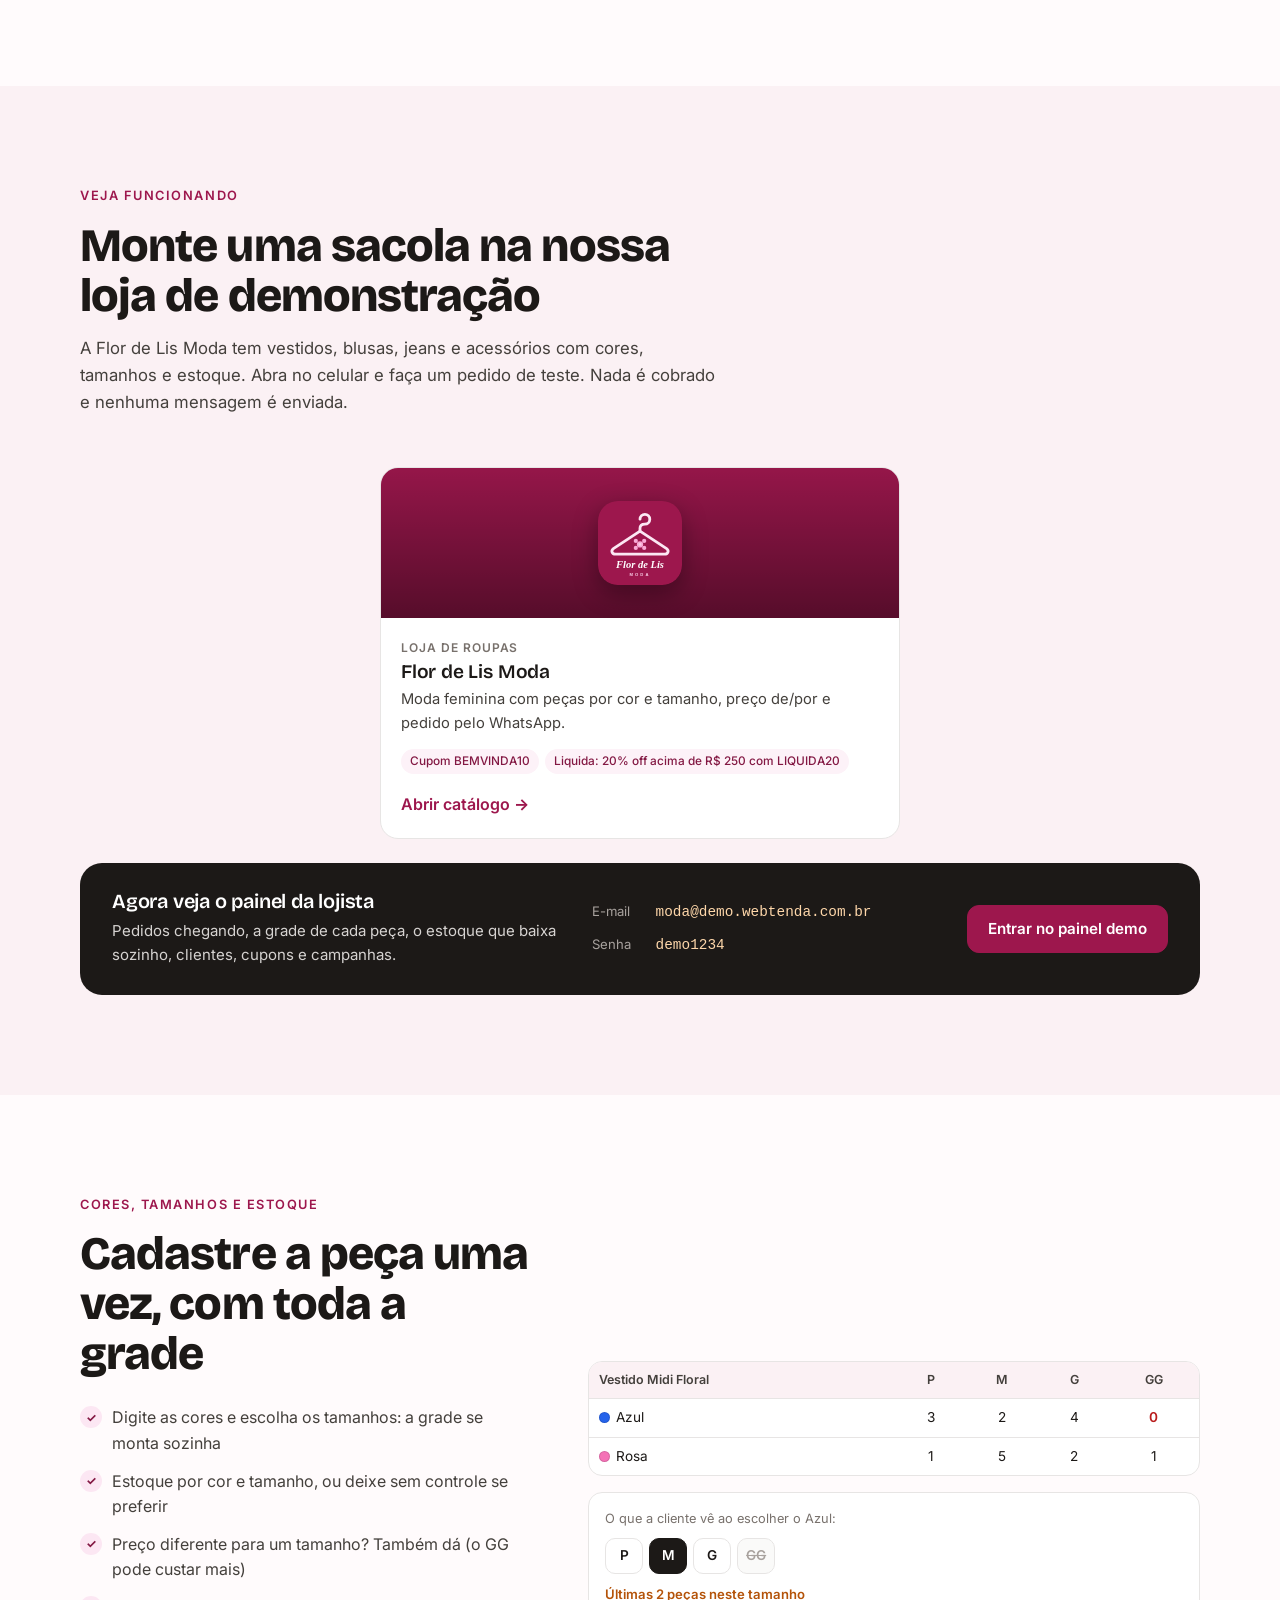
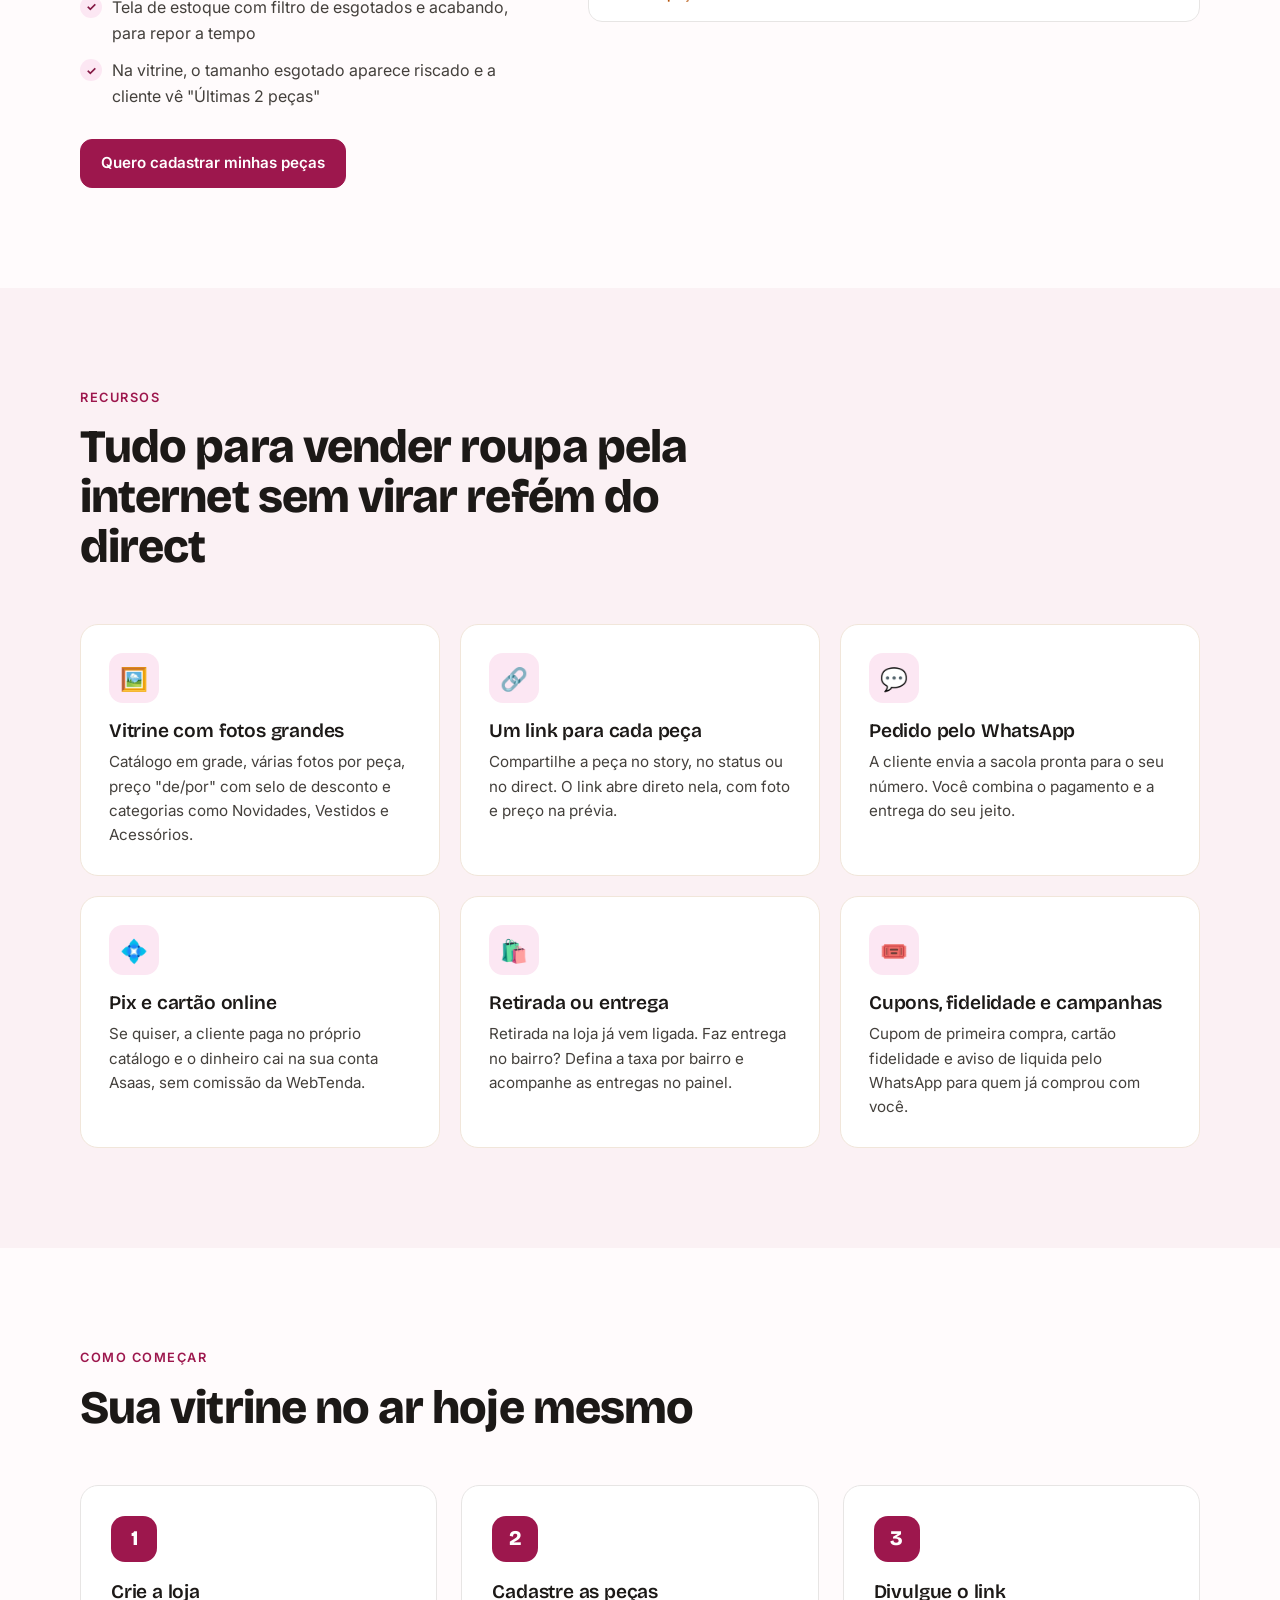
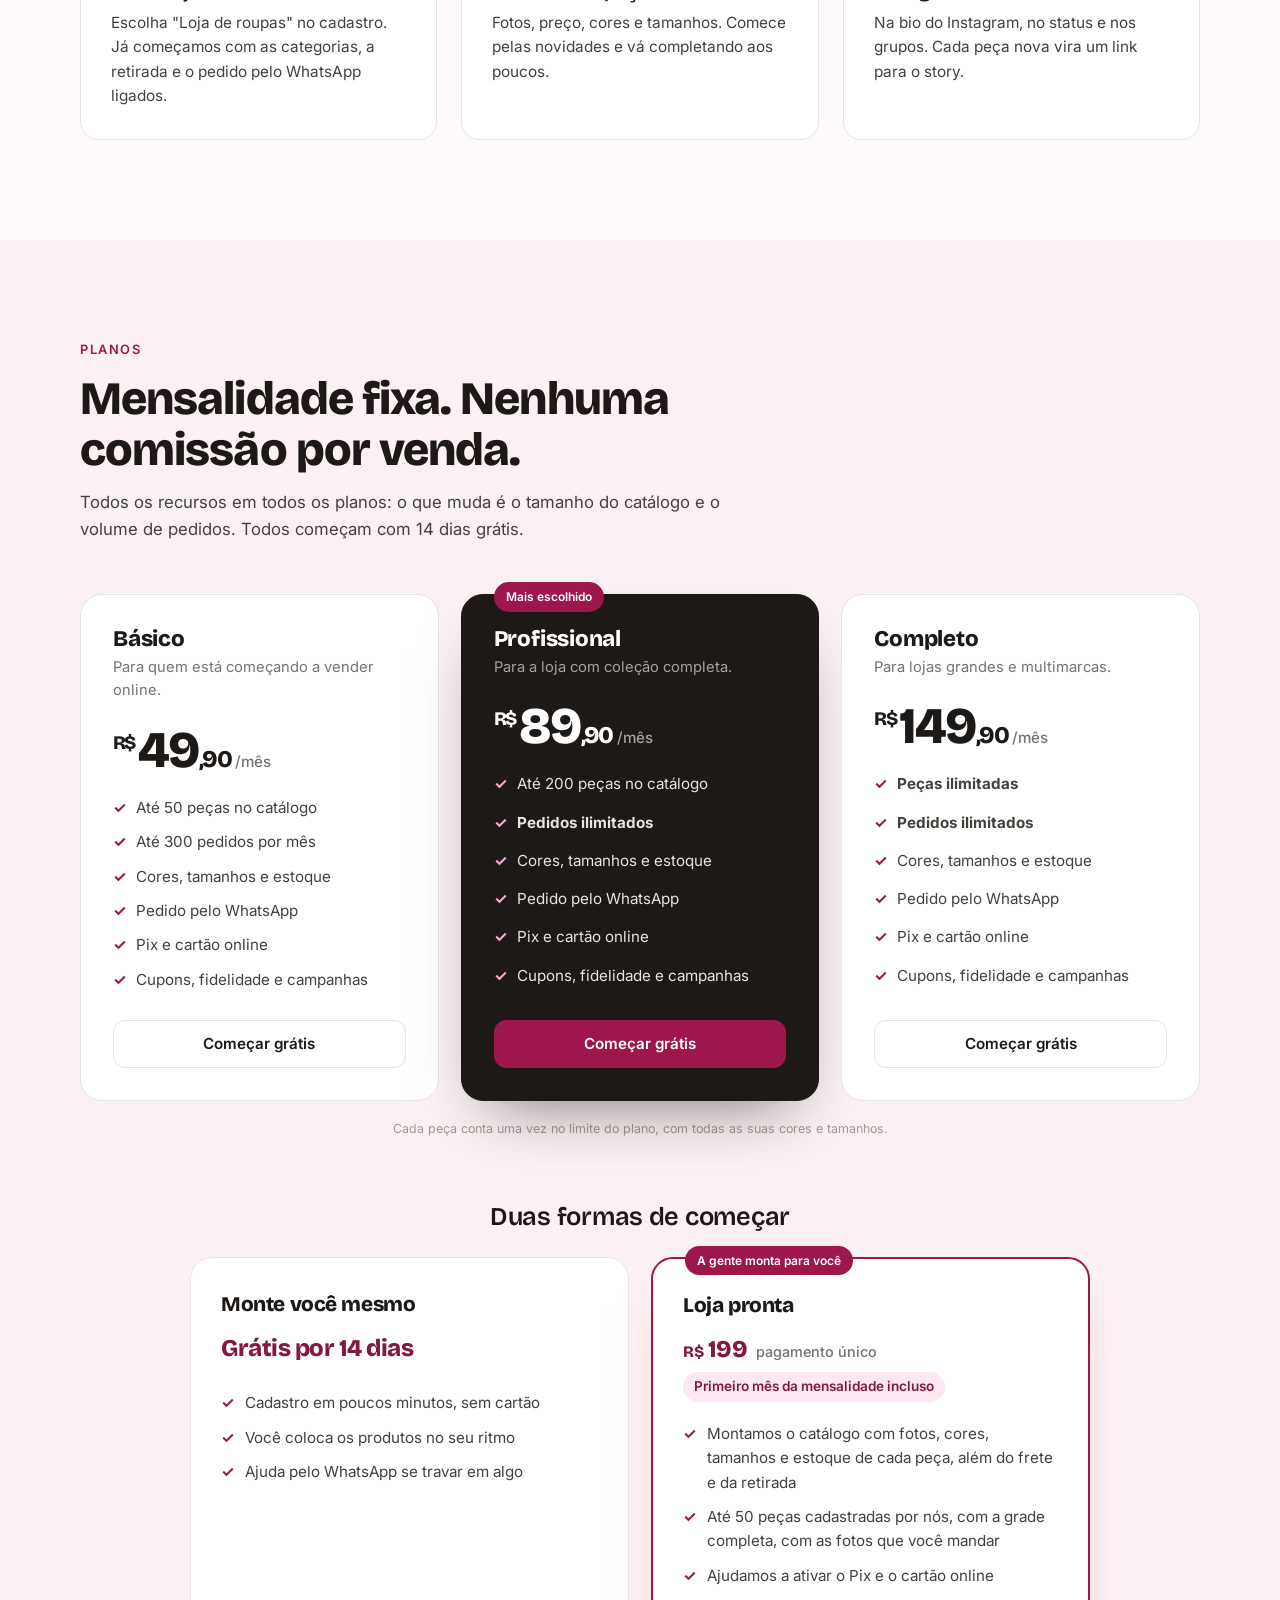
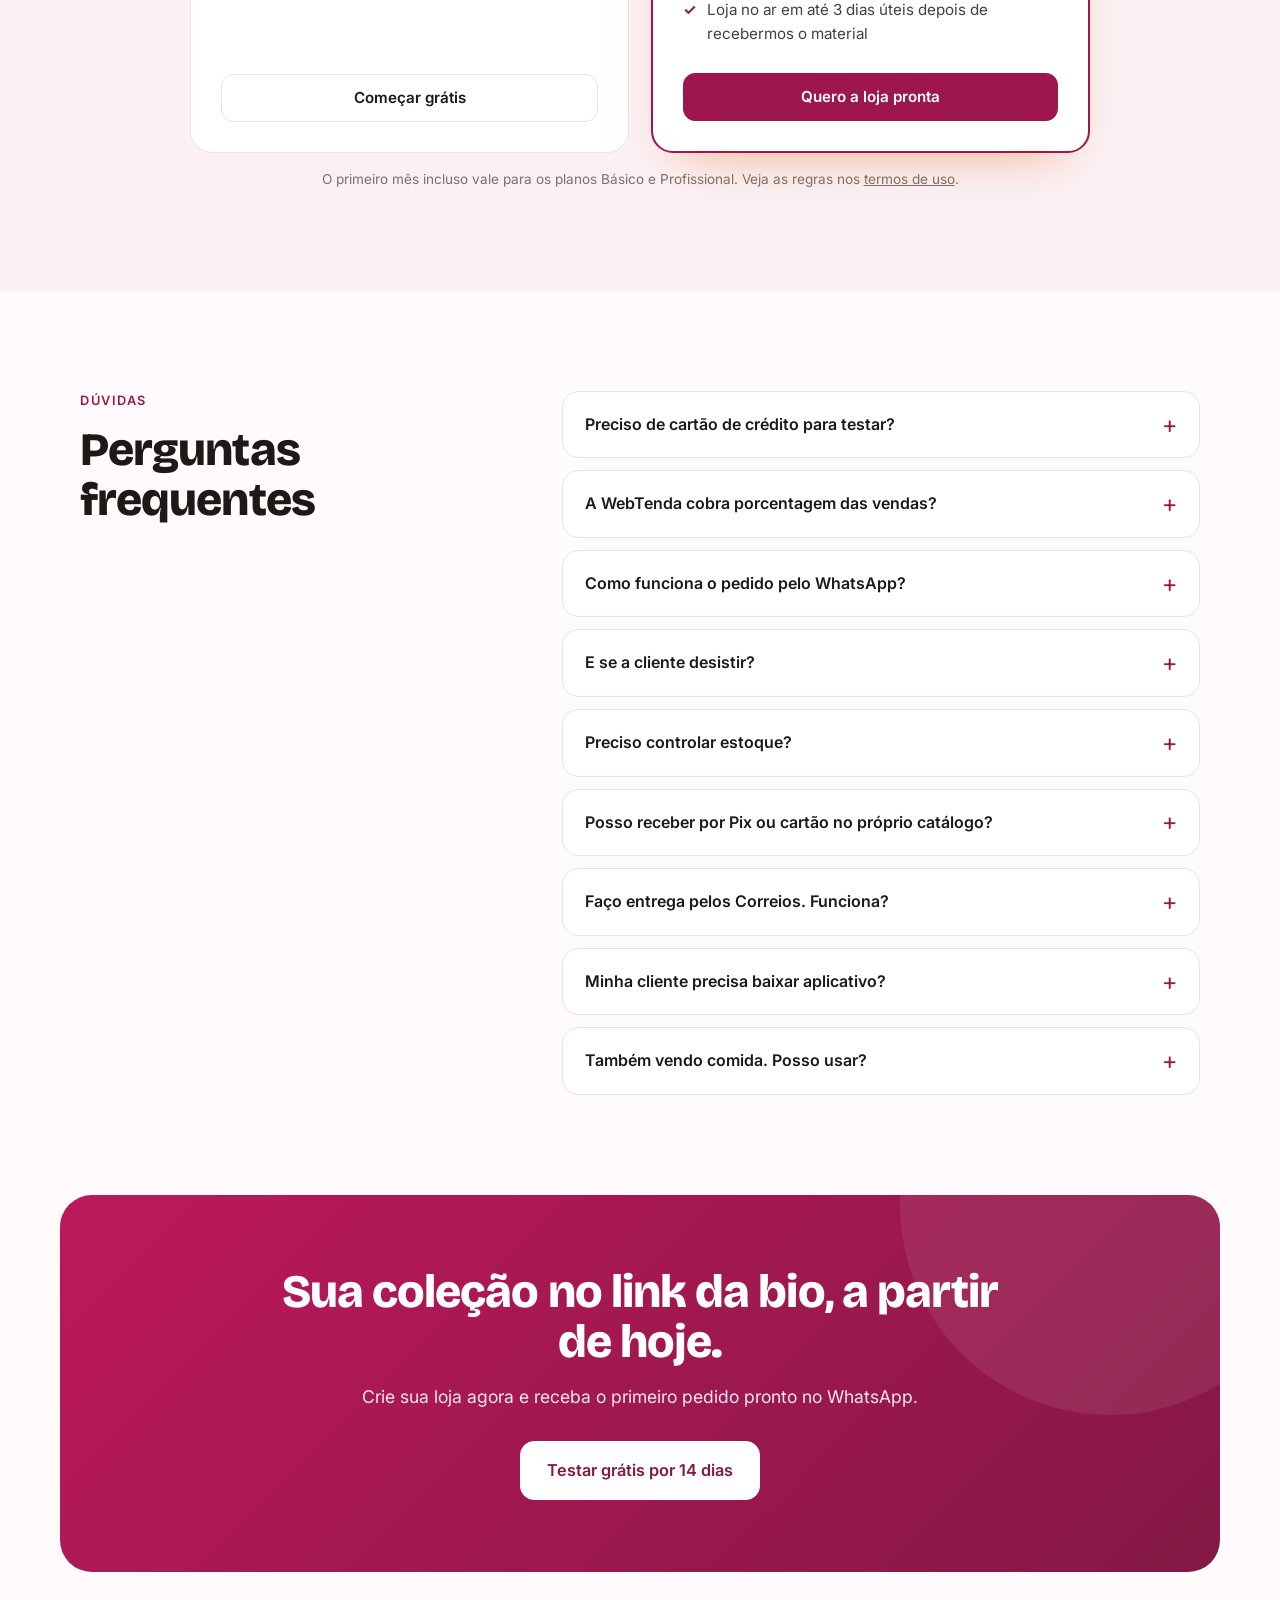
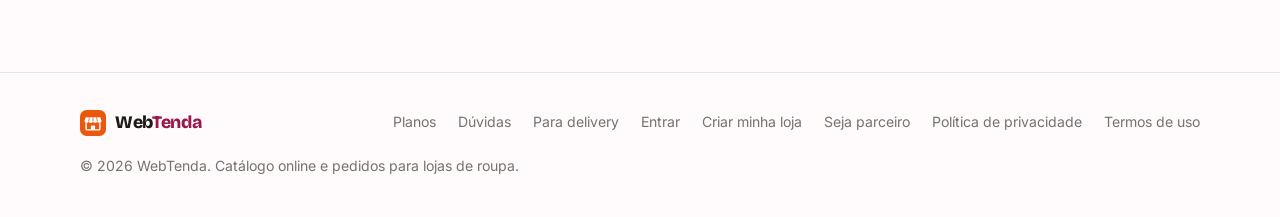
<file: loja/index.html>
<!doctype html>
<html lang="pt-BR">
<head>
<meta charset="utf-8">
<meta name="viewport" content="width=device-width, initial-scale=1">
<title>WebTenda para lojas de roupa: catálogo online com pedido no WhatsApp</title>
<meta name="description" content="Catálogo online para lojas de roupa e moda: fotos, cores, tamanhos e estoque. A cliente monta a sacola e o pedido chega pronto no seu WhatsApp. Mensalidade fixa, sem comissão. Teste grátis por 14 dias.">
<meta property="og:title" content="Sua loja de roupas vendendo pelo link, com pedido no WhatsApp">
<meta property="og:description" content="Catálogo com cores, tamanhos e estoque. A cliente escolhe, e o pedido chega pronto no seu WhatsApp. Sem comissão.">
<meta property="og:type" content="website">
<meta property="og:url" content="https://webtenda.com.br/loja/">
<meta property="og:image" content="https://webtenda.com.br/assets/og.png">
<meta name="theme-color" content="#9d174d">
<link rel="canonical" href="https://webtenda.com.br/loja/">
<link rel="icon" href="../assets/favicon.svg" type="image/svg+xml">
<link rel="apple-touch-icon" href="../assets/apple-touch-icon.png">
<link rel="preconnect" href="https://fonts.googleapis.com">
<link rel="preconnect" href="https://fonts.gstatic.com" crossorigin>
<link href="https://fonts.googleapis.com/css2?family=Bricolage+Grotesque:opsz,wght@12..96,600;12..96,800&family=Inter:wght@400;500;600&display=swap" rel="stylesheet">
<link rel="stylesheet" href="../style.css">
<style>
  /* Tema da página de moda: mesma base do site, cor vinho. */
  :root{--brand:#9d174d;--brand-d:#831843;--brand-l:#fce7f3;--brand-50:#fdf2f8;--bg:#fffbfc;--alt:#fbf1f4;--dark:#2a0f1a}
  .btn:hover{box-shadow:0 8px 20px -8px rgba(157,23,77,.55)}
  .btn:focus-visible,a:focus-visible,summary:focus-visible{outline-color:#f9a8d4}
  .phone{box-shadow:0 40px 80px -30px rgba(131,24,67,.5),inset 0 0 0 2px #44403c}
  .hero h1 em::after{background:#fbcfe8}
  .blob{background:radial-gradient(closest-side,#fbcfe8,rgba(251,207,232,0))}
  .plan-pop li::before{color:#f9a8d4}
  .faq details[open]{border-color:#f9a8d4}
  .final-in{background:linear-gradient(135deg,#be185d,#831843)}
  .final-in p{color:#fce7f3}

  /* Celular com o catálogo em HTML (as fotos carregam do Unsplash). */
  .cat{height:100%;overflow:hidden;background:#fff;font-family:var(--sans);font-size:11px;color:var(--ink)}
  .cat-head{background:var(--brand);color:#fff;padding:34px 14px 14px;display:flex;align-items:center;gap:10px}
  .cat-head img{width:38px;height:38px;border-radius:12px;background:#fff}
  .cat-head strong{display:block;font-size:13px;font-family:var(--display)}
  .cat-head small{opacity:.85;font-size:10px}
  .cat-tabs{display:flex;gap:6px;padding:10px 12px;overflow:hidden;white-space:nowrap}
  .cat-tabs span{padding:4px 10px;border-radius:99px;background:#f5f5f4;font-weight:600;font-size:10px}
  .cat-tabs span.on{background:var(--ink);color:#fff}
  .cat-grid{display:grid;grid-template-columns:1fr 1fr;gap:10px;padding:0 12px;animation:scrollgrid 16s ease-in-out infinite}
  .pc{display:block}
  .pc-img{aspect-ratio:3/4;border-radius:10px;background:#f3e8ee center/cover no-repeat;position:relative}
  .pc-img em{position:absolute;top:6px;left:6px;background:var(--brand);color:#fff;font-style:normal;font-weight:700;font-size:9px;padding:2px 6px;border-radius:6px}
  .pc b{display:block;margin-top:5px;font-weight:600;line-height:1.25}
  .pc s{color:var(--mute);font-size:10px;margin-right:4px}
  .pc i{font-style:normal;font-weight:700;color:var(--brand-d)}
  .dots{display:flex;gap:3px;margin-top:3px}
  .dots u{width:9px;height:9px;border-radius:50%;border:1px solid rgba(0,0,0,.15)}
  @keyframes scrollgrid{0%,18%{transform:translateY(0)}50%,68%{transform:translateY(-38%)}100%{transform:translateY(0)}}
  @media (prefers-reduced-motion:reduce){.cat-grid{animation:none}}

  /* Bloco "o pedido chega assim" */
  .wa{display:grid;gap:40px;align-items:center}
  @media (min-width:900px){.wa{grid-template-columns:1fr 1fr}}
  .wa-chat{background:#efeae2;border-radius:var(--r);padding:22px;box-shadow:var(--shadow);max-width:440px;justify-self:center;width:100%}
  .wa-top{display:flex;align-items:center;gap:10px;margin:-22px -22px 18px;padding:14px 18px;background:#075e54;color:#fff;border-radius:var(--r) var(--r) 0 0}
  .wa-top span{width:34px;height:34px;border-radius:50%;background:#fff;display:grid;place-items:center}
  .wa-top img{width:34px;height:34px;border-radius:50%}
  .wa-top small{display:block;opacity:.8;font-size:.75rem}
  .wa-msg{background:#d9fdd3;border-radius:12px 0 12px 12px;padding:12px 14px;font-size:.88rem;line-height:1.5;margin-left:auto;max-width:92%;white-space:pre-line;box-shadow:0 1px 1px rgba(0,0,0,.08)}
  .wa-msg time{display:block;text-align:right;font-size:.7rem;color:#667781;margin-top:4px}
  .wa-reply{background:#fff;border-radius:0 12px 12px 12px;padding:10px 14px;font-size:.88rem;margin-top:10px;max-width:80%;box-shadow:0 1px 1px rgba(0,0,0,.08)}

  /* Grade de cor e tamanho */
  .grid-demo{background:#fff;border:1px solid var(--line);border-radius:14px;overflow:hidden;font-size:.85rem}
  .grid-demo table{width:100%;border-collapse:collapse}
  .grid-demo th,.grid-demo td{padding:8px 10px;border-bottom:1px solid var(--line);text-align:center}
  .grid-demo th:first-child,.grid-demo td:first-child{text-align:left}
  .grid-demo thead th{background:var(--alt);font-weight:600;font-size:.78rem;color:var(--ink-2)}
  .grid-demo td.zero{color:#b91c1c;font-weight:600}
  .grid-demo tr:last-child td{border-bottom:0}
  .sw{display:inline-block;width:11px;height:11px;border-radius:50%;margin-right:6px;vertical-align:-1px;border:1px solid rgba(0,0,0,.12)}
  .sizes{display:flex;gap:6px;flex-wrap:wrap}
  .sizes span{min-width:38px;text-align:center;padding:6px 8px;border:1.5px solid var(--line);border-radius:10px;font-weight:600;background:#fff;font-size:.85rem}
  .sizes span.on{border-color:var(--ink);background:var(--ink);color:#fff}
  .sizes span.off{color:#a8a29e;text-decoration:line-through;background:#fafaf9}

  .cross{margin-top:28px;text-align:center;color:var(--mute);font-size:.95rem}
  .cross a{color:var(--brand-d);font-weight:600;text-decoration:underline;text-underline-offset:3px}
</style>
</head>
<body>

<header class="nav" id="topo">
  <div class="wrap nav-in">
    <a href="../" class="logo" aria-label="WebTenda, início">
      <svg viewBox="0 0 64 64" aria-hidden="true"><rect width="64" height="64" rx="16" fill="#ea580c"/><path d="M14 18h36l3 9H11z" fill="#fff"/><path d="M11 27a5.25 5.25 0 0 0 10.5 0a5.25 5.25 0 0 0 10.5 0a5.25 5.25 0 0 0 10.5 0a5.25 5.25 0 0 0 10.5 0z" fill="#fff"/><path d="M23.25 18 21.5 27M40.75 18l1.75 9M32 18v9" stroke="#ea580c" stroke-width="2"/><path d="M15 34v12a3 3 0 0 0 3 3h28a3 3 0 0 0 3-3V34" stroke="#fff" stroke-width="3.5" fill="none" stroke-linecap="round"/><rect x="27" y="38" width="10" height="11" rx="2" fill="#fff"/></svg>
      <span>Web<b>Tenda</b></span>
    </a>
    <button class="nav-burger" type="button" aria-label="Abrir menu" aria-expanded="false" aria-controls="menu"><span></span><span></span><span></span></button>
    <div class="nav-menu" id="menu">
      <nav class="nav-links" aria-label="Menu principal">
        <div class="nav-drop">
          <button type="button" class="nav-drop-btn" aria-expanded="false" aria-controls="solucoes">Soluções <svg viewBox="0 0 12 12" aria-hidden="true"><path d="m3 4.5 3 3 3-3"/></svg></button>
          <div class="nav-panel" id="solucoes">
          <a href="../delivery/" class="sol sol-delivery"><span class="sol-ico"><svg viewBox="0 0 24 24" aria-hidden="true"><path d="M5 17a2 2 0 1 0 4 0a2 2 0 1 0-4 0M15 17a2 2 0 1 0 4 0a2 2 0 1 0-4 0"/><path d="M9 17h6M17 15V9h-3M3 13V7h8v6M14 9l3 6M3 13h8"/></svg></span><span><strong>Delivery</strong><small>Cardápio no seu link, sem comissão por pedido</small></span></a>
          <a href="../mesa/" class="sol sol-mesa"><span class="sol-ico"><svg viewBox="0 0 24 24" aria-hidden="true"><rect x="4" y="4" width="6" height="6" rx="1"/><rect x="14" y="4" width="6" height="6" rx="1"/><rect x="4" y="14" width="6" height="6" rx="1"/><path d="M14 14h2v2h-2zM18 18h2v2h-2zM14 18h2M18 14h2"/></svg></span><span><strong>Pedido na mesa</strong><small>O cliente pede pelo QR code, sem esperar o garçom</small></span></a>
          <a href="../encomendas/" class="sol sol-encomendas"><span class="sol-ico"><svg viewBox="0 0 24 24" aria-hidden="true"><path d="M4 20h16M5 20v-7h14v7M5 16c2 1 3-1 4.7 0s3 1 4.6 0s3-1 4.7 0M12 13V9M12 6.5c-.8-1 0-2.5 0-2.5s.8 1.5 0 2.5z"/></svg></span><span><strong>Encomendas</strong><small>Bolos, doces e marmitas com dia marcado e sinal</small></span></a>
          <a href="../barbearia/" class="sol sol-barbearia"><span class="sol-ico"><svg viewBox="0 0 24 24" aria-hidden="true"><circle cx="6" cy="6" r="2.5"/><circle cx="6" cy="18" r="2.5"/><path d="M8 7.5 20 17M8 16.5 20 7"/></svg></span><span><strong>Barbearias e salões</strong><small>Agenda online com lembrete e menos furos</small></span></a>
          <a href="../loja/" class="sol sol-loja" aria-current="page"><span class="sol-ico"><svg viewBox="0 0 24 24" aria-hidden="true"><path d="M8 4 4 6.5 5.5 10 7 9.3V20h10V9.3l1.5.7L20 6.5 16 4c-.5 1.5-2 2.5-4 2.5S8.5 5.5 8 4z"/></svg></span><span><strong>Lojas de roupa</strong><small>Catálogo com o pedido chegando no WhatsApp</small></span></a>
          </div>
        </div>
        <a href="#demo">Ver demo</a>
        <a href="#planos">Planos</a>
        <a href="#duvidas">Dúvidas</a>
      </nav>
      <div class="nav-cta">
        <a href="https://app.webtenda.com.br/entrar" class="nav-login">Entrar</a>
        <a href="https://app.webtenda.com.br/cadastro?tipo=loja" class="btn">Criar minha loja</a>
      </div>
    </div>
  </div>
</header>

<main>
<!-- HERO -->
<section class="hero">
  <div class="wrap hero-in">
    <div class="hero-copy">
      <p class="eyebrow reveal">Para lojas de roupa, moda e acessórios</p>
      <h1 class="reveal">Sua loja vendendo pelo link. O pedido chega pronto <em>no WhatsApp</em>.</h1>
      <p class="lead reveal">Monte um catálogo bonito com fotos, cores, tamanhos e estoque. A cliente escolhe as peças, monta a sacola e te manda o pedido completo, com tamanho e cor certinhos. Chega de responder "tem no M?" o dia inteiro.</p>
      <div class="hero-actions reveal">
        <a href="https://app.webtenda.com.br/cadastro?tipo=loja" class="btn btn-lg">Testar grátis por 14 dias</a>
        <a href="#demo" class="btn btn-ghost btn-lg">Ver a loja demo</a>
      </div>
      <ul class="hero-proof reveal">
        <li>Sem cartão para começar</li>
        <li>Sem comissão por venda</li>
        <li>Cancele quando quiser</li>
      </ul>
    </div>

    <div class="hero-visual" aria-hidden="true">
      <div class="blob"></div>
      <div class="phone">
        <div class="phone-notch"></div>
        <div class="phone-screen">
          <div class="cat">
            <div class="cat-head"><img src="../assets/demo/flor-de-lis-moda.svg" alt=""><div><strong>Flor de Lis Moda</strong><small>Aberto · Retirada e WhatsApp</small></div></div>
            <div class="cat-tabs"><span class="on">Novidades</span><span>Vestidos</span><span>Blusas</span><span>Calças e saias</span></div>
            <div class="cat-grid">
              <div class="pc"><div class="pc-img" style="background-image:url('https://images.unsplash.com/photo-1762154057377-cc9d3dd6900c?auto=format&fit=crop&w=300&h=400&q=60')"><em>-17%</em></div><b>Vestido Midi Floral</b><s>R$ 229,90</s><i>R$ 189,90</i><div class="dots"><u style="background:#2563eb"></u><u style="background:#f472b6"></u></div></div>
              <div class="pc"><div class="pc-img" style="background-image:url('https://images.unsplash.com/photo-1561052623-76bca41705fe?auto=format&fit=crop&w=300&h=400&q=60')"></div><b>Blusa Floral Manga Longa</b><i>R$ 119,90</i><div class="dots"><u style="background:#f5f0e6"></u></div></div>
              <div class="pc"><div class="pc-img" style="background-image:url('https://images.unsplash.com/photo-1714143136372-ddaf8b606da7?auto=format&fit=crop&w=300&h=400&q=60')"></div><b>Calça Jeans Reta</b><i>R$ 199,90</i><div class="dots"><u style="background:#7d9cc4"></u><u style="background:#24375a"></u></div></div>
              <div class="pc"><div class="pc-img" style="background-image:url('https://images.unsplash.com/photo-1610288311735-39b7facbd095?auto=format&fit=crop&w=300&h=400&q=60')"><em>-18%</em></div><b>Cardigan de Tricô</b><s>R$ 219,90</s><i>R$ 179,90</i><div class="dots"><u style="background:#ca8a04"></u><u style="background:#b45309"></u></div></div>
              <div class="pc"><div class="pc-img" style="background-image:url('https://images.unsplash.com/photo-1581655353564-df123a1eb820?auto=format&fit=crop&w=300&h=400&q=60')"></div><b>Camiseta Básica</b><i>R$ 59,90</i><div class="dots"><u style="background:#fff"></u><u style="background:#1c1917"></u><u style="background:#a8a29e"></u></div></div>
              <div class="pc"><div class="pc-img" style="background-image:url('https://images.unsplash.com/photo-1598532163257-ae3c6b2524b6?auto=format&fit=crop&w=300&h=400&q=60')"></div><b>Bolsa de Couro Caramelo</b><i>R$ 229,90</i></div>
              <div class="pc"><div class="pc-img" style="background-image:url('https://images.unsplash.com/photo-1611312449408-fcece27cdbb7?auto=format&fit=crop&w=300&h=400&q=60')"></div><b>Jaqueta Jeans Clássica</b><i>R$ 249,90</i></div>
              <div class="pc"><div class="pc-img" style="background-image:url('https://images.unsplash.com/photo-1577900232427-18219b9166a0?auto=format&fit=crop&w=300&h=400&q=60')"></div><b>Saia Midi Branca</b><i>R$ 129,90</i></div>
            </div>
          </div>
        </div>
      </div>
      <div class="toast t1">
        <span class="toast-ico">🛍️</span>
        <div><strong>Novo pedido #52</strong><small>Vestido Midi (Azul · M), Bolsa Caramelo</small></div>
        <b>R$ 419,80</b>
      </div>
      <div class="toast t2">
        <span class="toast-ico ok">✓</span>
        <div><strong>Estoque atualizado</strong><small>Vestido Midi Azul M: restam 2</small></div>
      </div>
    </div>
  </div>

  <div class="ticker" aria-label="Tipos de loja atendidos">
    <div class="ticker-track">
      <span>Moda feminina</span><span>Moda masculina</span><span>Moda infantil</span><span>Moda praia</span><span>Fitness</span><span>Lingerie</span><span>Plus size</span><span>Calçados</span><span>Bolsas</span><span>Acessórios</span><span>Bijuterias</span><span>Brechós</span>
      <span aria-hidden="true">Moda feminina</span><span aria-hidden="true">Moda masculina</span><span aria-hidden="true">Moda infantil</span><span aria-hidden="true">Moda praia</span><span aria-hidden="true">Fitness</span><span aria-hidden="true">Lingerie</span><span aria-hidden="true">Plus size</span><span aria-hidden="true">Calçados</span><span aria-hidden="true">Bolsas</span><span aria-hidden="true">Acessórios</span><span aria-hidden="true">Bijuterias</span><span aria-hidden="true">Brechós</span>
    </div>
  </div>
</section>

<!-- PEDIDO NO WHATSAPP -->
<section class="sec" id="whatsapp">
  <div class="wrap wa">
    <div class="reveal">
      <p class="eyebrow">Como o pedido chega</p>
      <h2>A cliente escolhe sozinha. Você só confirma e combina o pagamento.</h2>
      <p class="lead" style="margin-top:16px">No Instagram, cada venda começa com dez perguntas: tem no M? Qual o preço? Tem em outra cor? No catálogo da WebTenda ela já vê tudo isso, monta a sacola e toca em <strong>Enviar pedido pelo WhatsApp</strong>. A mensagem chega pronta, com peças, cores, tamanhos, total e o link do pedido.</p>
      <ul class="checks" style="margin-top:22px">
        <li>O pedido também fica registrado no seu painel, com nome e telefone da cliente</li>
        <li>A peça sai do estoque na hora, para duas clientes não levarem a última</li>
        <li>Prefere receber antes? Ative o Pix e o cartão online, direto na sua conta</li>
      </ul>
    </div>
    <div class="wa-chat reveal" aria-label="Exemplo de mensagem de pedido no WhatsApp">
      <div class="wa-top"><img src="../assets/demo/flor-de-lis-moda.svg" alt=""><div><strong>Flor de Lis Moda</strong><small>online</small></div></div>
      <div class="wa-msg">Olá! Sou Ana Paula e quero fechar o pedido <b>#52</b> que montei no catálogo:

1× Vestido Midi Floral (Azul · M): R$ 189,90
1× Bolsa de Couro Caramelo: R$ 229,90

<b>Total: R$ 419,80</b>
Retirada na loja

Como faço o pagamento?<time>14:32 ✓✓</time></div>
      <div class="wa-reply">Oi, Ana! Separei suas peças 💕 Te mando a chave Pix agora.</div>
    </div>
  </div>
</section>

<!-- LOJA DEMO -->
<section class="sec sec-alt" id="demo">
  <div class="wrap">
    <div class="sec-head reveal">
      <p class="eyebrow">Veja funcionando</p>
      <h2>Monte uma sacola na nossa loja de demonstração</h2>
      <p>A Flor de Lis Moda tem vestidos, blusas, jeans e acessórios com cores, tamanhos e estoque. Abra no celular e faça um pedido de teste. Nada é cobrado e nenhuma mensagem é enviada.</p>
    </div>
    <div class="demos" style="grid-template-columns:minmax(0,520px);justify-content:center">
      <a class="demo reveal" href="https://app.webtenda.com.br/loja/flor-de-lis-moda" target="_blank" rel="noopener">
        <div class="demo-top" style="--c:#9d174d;--img:url('https://images.unsplash.com/photo-1592924514972-71c5938462d1?auto=format&fit=crop&w=1000&h=400&q=70')"><img src="../assets/demo/flor-de-lis-moda.svg" alt="" width="84" height="84"></div>
        <div class="demo-body">
          <small>Loja de roupas</small>
          <h3>Flor de Lis Moda</h3>
          <p>Moda feminina com peças por cor e tamanho, preço de/por e pedido pelo WhatsApp.</p>
          <ul><li>Cupom BEMVINDA10</li><li>Liquida: 20% off acima de R$ 250 com LIQUIDA20</li></ul>
          <span class="demo-go">Abrir catálogo <b>→</b></span>
        </div>
      </a>
    </div>
    <div class="demo-panel reveal">
      <div>
        <h3>Agora veja o painel da lojista</h3>
        <p>Pedidos chegando, a grade de cada peça, o estoque que baixa sozinho, clientes, cupons e campanhas.</p>
      </div>
      <dl>
        <div><dt>E-mail</dt><dd><code>moda@demo.webtenda.com.br</code></dd></div>
        <div><dt>Senha</dt><dd><code>demo1234</code></dd></div>
      </dl>
      <a href="https://app.webtenda.com.br/entrar" target="_blank" rel="noopener" class="btn">Entrar no painel demo</a>
    </div>
  </div>
</section>

<!-- GRADE E ESTOQUE -->
<section class="sec showcase" id="grade">
  <div class="wrap show-in">
    <div class="show-copy reveal">
      <p class="eyebrow">Cores, tamanhos e estoque</p>
      <h2>Cadastre a peça uma vez, com toda a grade</h2>
      <ul class="checks">
        <li>Digite as cores e escolha os tamanhos: a grade se monta sozinha</li>
        <li>Estoque por cor e tamanho, ou deixe sem controle se preferir</li>
        <li>Preço diferente para um tamanho? Também dá (o GG pode custar mais)</li>
        <li>Tela de estoque com filtro de esgotados e acabando, para repor a tempo</li>
        <li>Na vitrine, o tamanho esgotado aparece riscado e a cliente vê "Últimas 2 peças"</li>
      </ul>
      <a href="https://app.webtenda.com.br/cadastro?tipo=loja" class="btn">Quero cadastrar minhas peças</a>
    </div>
    <div class="reveal" style="display:grid;gap:16px">
      <div class="grid-demo">
        <table>
          <thead><tr><th>Vestido Midi Floral</th><th>P</th><th>M</th><th>G</th><th>GG</th></tr></thead>
          <tbody>
            <tr><td><span class="sw" style="background:#2563eb"></span>Azul</td><td>3</td><td>2</td><td>4</td><td class="zero">0</td></tr>
            <tr><td><span class="sw" style="background:#f472b6"></span>Rosa</td><td>1</td><td>5</td><td>2</td><td>1</td></tr>
          </tbody>
        </table>
      </div>
      <div class="grid-demo" style="padding:16px">
        <p style="font-size:.8rem;color:var(--mute);margin-bottom:8px">O que a cliente vê ao escolher o Azul:</p>
        <div class="sizes"><span>P</span><span class="on">M</span><span>G</span><span class="off">GG</span></div>
        <p style="font-size:.82rem;color:#b45309;margin-top:10px;font-weight:600">Últimas 2 peças neste tamanho</p>
      </div>
    </div>
  </div>
</section>

<!-- RECURSOS -->
<section class="sec sec-alt" id="recursos">
  <div class="wrap">
    <div class="sec-head reveal">
      <p class="eyebrow">Recursos</p>
      <h2>Tudo para vender roupa pela internet sem virar refém do direct</h2>
    </div>
    <div class="features">
      <article class="feat reveal">
        <span class="feat-ico">🖼️</span>
        <h3>Vitrine com fotos grandes</h3>
        <p>Catálogo em grade, várias fotos por peça, preço "de/por" com selo de desconto e categorias como Novidades, Vestidos e Acessórios.</p>
      </article>
      <article class="feat reveal">
        <span class="feat-ico">🔗</span>
        <h3>Um link para cada peça</h3>
        <p>Compartilhe a peça no story, no status ou no direct. O link abre direto nela, com foto e preço na prévia.</p>
      </article>
      <article class="feat reveal">
        <span class="feat-ico">💬</span>
        <h3>Pedido pelo WhatsApp</h3>
        <p>A cliente envia a sacola pronta para o seu número. Você combina o pagamento e a entrega do seu jeito.</p>
      </article>
      <article class="feat reveal">
        <span class="feat-ico">💠</span>
        <h3>Pix e cartão online</h3>
        <p>Se quiser, a cliente paga no próprio catálogo e o dinheiro cai na sua conta Asaas, sem comissão da WebTenda.</p>
      </article>
      <article class="feat reveal">
        <span class="feat-ico">🛍️</span>
        <h3>Retirada ou entrega</h3>
        <p>Retirada na loja já vem ligada. Faz entrega no bairro? Defina a taxa por bairro e acompanhe as entregas no painel.</p>
      </article>
      <article class="feat reveal">
        <span class="feat-ico">🎟️</span>
        <h3>Cupons, fidelidade e campanhas</h3>
        <p>Cupom de primeira compra, cartão fidelidade e aviso de liquida pelo WhatsApp para quem já comprou com você.</p>
      </article>
    </div>
  </div>
</section>

<!-- COMO FUNCIONA -->
<section class="sec" id="como-funciona">
  <div class="wrap">
    <div class="sec-head reveal">
      <p class="eyebrow">Como começar</p>
      <h2>Sua vitrine no ar hoje mesmo</h2>
    </div>
    <ol class="steps">
      <li class="reveal">
        <span class="step-n">1</span>
        <h3>Crie a loja</h3>
        <p>Escolha "Loja de roupas" no cadastro. Já começamos com as categorias, a retirada e o pedido pelo WhatsApp ligados.</p>
      </li>
      <li class="reveal">
        <span class="step-n">2</span>
        <h3>Cadastre as peças</h3>
        <p>Fotos, preço, cores e tamanhos. Comece pelas novidades e vá completando aos poucos.</p>
      </li>
      <li class="reveal">
        <span class="step-n">3</span>
        <h3>Divulgue o link</h3>
        <p>Na bio do Instagram, no status e nos grupos. Cada peça nova vira um link para o story.</p>
      </li>
    </ol>
  </div>
</section>

<!-- PLANOS -->
<section class="sec sec-alt" id="planos">
  <div class="wrap">
    <div class="sec-head reveal">
      <p class="eyebrow">Planos</p>
      <h2>Mensalidade fixa. Nenhuma comissão por venda.</h2>
      <p>Todos os recursos em todos os planos: o que muda é o tamanho do catálogo e o volume de pedidos. Todos começam com 14 dias grátis.</p>
    </div>
    <div class="plans">
      <article class="plan reveal">
        <h3>Básico</h3>
        <p class="plan-desc">Para quem está começando a vender online.</p>
        <p class="price"><span>R$</span>49<small>,90</small><em>/mês</em></p>
        <ul>
          <li>Até 50 peças no catálogo</li>
          <li>Até 300 pedidos por mês</li>
          <li>Cores, tamanhos e estoque</li>
          <li>Pedido pelo WhatsApp</li>
          <li>Pix e cartão online</li>
          <li>Cupons, fidelidade e campanhas</li>
        </ul>
        <a href="https://app.webtenda.com.br/cadastro?tipo=loja" class="btn btn-ghost btn-block">Começar grátis</a>
      </article>
      <article class="plan plan-pop reveal">
        <span class="badge">Mais escolhido</span>
        <h3>Profissional</h3>
        <p class="plan-desc">Para a loja com coleção completa.</p>
        <p class="price"><span>R$</span>89<small>,90</small><em>/mês</em></p>
        <ul>
          <li>Até 200 peças no catálogo</li>
          <li><strong>Pedidos ilimitados</strong></li>
          <li>Cores, tamanhos e estoque</li>
          <li>Pedido pelo WhatsApp</li>
          <li>Pix e cartão online</li>
          <li>Cupons, fidelidade e campanhas</li>
        </ul>
        <a href="https://app.webtenda.com.br/cadastro?tipo=loja" class="btn btn-block">Começar grátis</a>
      </article>
      <article class="plan reveal">
        <h3>Completo</h3>
        <p class="plan-desc">Para lojas grandes e multimarcas.</p>
        <p class="price"><span>R$</span>149<small>,90</small><em>/mês</em></p>
        <ul>
          <li><strong>Peças ilimitadas</strong></li>
          <li><strong>Pedidos ilimitados</strong></li>
          <li>Cores, tamanhos e estoque</li>
          <li>Pedido pelo WhatsApp</li>
          <li>Pix e cartão online</li>
          <li>Cupons, fidelidade e campanhas</li>
        </ul>
        <a href="https://app.webtenda.com.br/cadastro?tipo=loja" class="btn btn-ghost btn-block">Começar grátis</a>
      </article>
    </div>
    <p class="fine reveal" style="text-align:center;margin-top:18px">Cada peça conta uma vez no limite do plano, com todas as suas cores e tamanhos.</p>
    <div class="start reveal" id="loja-pronta">
      <h3 class="start-title">Duas formas de começar</h3>
      <div class="start-grid">
        <div class="start-card">
          <h4>Monte você mesmo</h4>
          <p class="start-price">Grátis por 14 dias</p>
          <ul>
            <li>Cadastro em poucos minutos, sem cartão</li>
            <li>Você coloca os produtos no seu ritmo</li>
            <li>Ajuda pelo WhatsApp se travar em algo</li>
          </ul>
          <a href="https://app.webtenda.com.br/cadastro?tipo=loja" class="btn btn-ghost btn-block">Começar grátis</a>
        </div>
        <div class="start-card start-pro">
          <span class="badge">A gente monta para você</span>
          <h4>Loja pronta</h4>
          <p class="start-price"><span>R$</span> 199 <em>pagamento único</em></p>
          <p class="start-inc">Primeiro mês da mensalidade incluso</p>
          <ul>
            <li>Montamos o catálogo com fotos, cores, tamanhos e estoque de cada peça, além do frete e da retirada</li>
            <li>Até 50 peças cadastradas por nós, com a grade completa, com as fotos que você mandar</li>
            <li>Ajudamos a ativar o Pix e o cartão online</li>
            <li>Loja no ar em até 3 dias úteis depois de recebermos o material</li>
          </ul>
          <a href="mailto:contato@webmedula.com.br?subject=Loja%20pronta" class="btn btn-block" data-wa="Olá! Vim pelo site e quero a Loja pronta da WebTenda para a minha loja de roupas. Meu negócio se chama: " target="_blank" rel="noopener">Quero a loja pronta</a>
        </div>
      </div>
      <p class="start-note">O primeiro mês incluso vale para os planos Básico e Profissional. Veja as regras nos <a href="../termos/">termos de uso</a>.</p>
    </div>
  </div>
</section>

<!-- FAQ -->
<section class="sec" id="duvidas">
  <div class="wrap faq-in">
    <div class="sec-head reveal">
      <p class="eyebrow">Dúvidas</p>
      <h2>Perguntas frequentes</h2>
    </div>
    <div class="faq">
      <details class="reveal"><summary>Preciso de cartão de crédito para testar?</summary><p>Não. Você cria a loja e usa por 14 dias sem pagar nada. Só escolhe a forma de pagamento se decidir continuar.</p></details>
      <details class="reveal"><summary>A WebTenda cobra porcentagem das vendas?</summary><p>Não. Você paga só a mensalidade do plano. O valor das vendas é todo seu.</p></details>
      <details class="reveal"><summary>Como funciona o pedido pelo WhatsApp?</summary><p>A cliente monta a sacola no catálogo, informa nome e telefone e toca em "Enviar pedido pelo WhatsApp". O WhatsApp dela abre com a mensagem pronta para o seu número, com as peças, cores, tamanhos e total. O pedido também aparece no seu painel, e a peça já sai do estoque.</p></details>
      <details class="reveal"><summary>E se a cliente desistir?</summary><p>Você cancela o pedido no painel e as peças voltam sozinhas para o estoque.</p></details>
      <details class="reveal"><summary>Preciso controlar estoque?</summary><p>Não é obrigatório. Deixe o estoque em branco e a peça fica sempre disponível. Se preencher, o sistema desconta a cada pedido e mostra como esgotado quando acabar.</p></details>
      <details class="reveal"><summary>Posso receber por Pix ou cartão no próprio catálogo?</summary><p>Pode. Ative o pagamento online pelo painel e o dinheiro cai na sua conta Asaas. Você paga apenas as tarifas do Asaas por transação, como em qualquer meio de pagamento.</p></details>
      <details class="reveal"><summary>Faço entrega pelos Correios. Funciona?</summary><p>Hoje a WebTenda tem retirada na loja e entrega local com taxa por bairro. Para envio pelos Correios, combine o frete com a cliente pelo WhatsApp. O cálculo automático de frete está nos nossos próximos passos.</p></details>
      <details class="reveal"><summary>Minha cliente precisa baixar aplicativo?</summary><p>Não. O catálogo abre no navegador, a partir do seu link. Quem quiser pode instalar o atalho da sua loja na tela do celular.</p></details>
      <details class="reveal"><summary>Também vendo comida. Posso usar?</summary><p>Pode. A WebTenda nasceu para delivery de restaurantes, lanchonetes e mercadinhos. <a href="../" style="text-decoration:underline">Veja a página para delivery</a>.</p></details>
    </div>
  </div>
</section>

<!-- CTA FINAL -->
<section class="final">
  <div class="wrap final-in reveal">
    <h2>Sua coleção no link da bio, a partir de hoje.</h2>
    <p>Crie sua loja agora e receba o primeiro pedido pronto no WhatsApp.</p>
    <a href="https://app.webtenda.com.br/cadastro?tipo=loja" class="btn btn-light btn-lg">Testar grátis por 14 dias</a>
  </div>
</section>
</main>

<footer class="foot">
  <div class="wrap foot-in">
    <a href="#topo" class="logo logo-sm"><svg viewBox="0 0 64 64" aria-hidden="true"><rect width="64" height="64" rx="16" fill="#ea580c"/><path d="M14 18h36l3 9H11z" fill="#fff"/><path d="M11 27a5.25 5.25 0 0 0 10.5 0a5.25 5.25 0 0 0 10.5 0a5.25 5.25 0 0 0 10.5 0a5.25 5.25 0 0 0 10.5 0z" fill="#fff"/><path d="M23.25 18 21.5 27M40.75 18l1.75 9M32 18v9" stroke="#ea580c" stroke-width="2"/><path d="M15 34v12a3 3 0 0 0 3 3h28a3 3 0 0 0 3-3V34" stroke="#fff" stroke-width="3.5" fill="none" stroke-linecap="round"/><rect x="27" y="38" width="10" height="11" rx="2" fill="#fff"/></svg><span>Web<b>Tenda</b></span></a>
    <nav aria-label="Rodapé">
      <a href="#planos">Planos</a>
      <a href="#duvidas">Dúvidas</a>
      <a href="../">Para delivery</a>
      <a href="https://app.webtenda.com.br/entrar">Entrar</a>
      <a href="https://app.webtenda.com.br/cadastro?tipo=loja">Criar minha loja</a>
      <a href="../parceiros/">Seja parceiro</a>
      <a href="../privacidade/">Política de privacidade</a>
      <a href="../termos/">Termos de uso</a>
    </nav>
    <p>© <span id="ano">2026</span> WebTenda. Catálogo online e pedidos para lojas de roupa.</p>
  </div>
</footer>

<a href="https://app.webtenda.com.br/cadastro?tipo=loja" class="sticky-cta">Testar grátis por 14 dias</a>

<script src="../main.js" defer></script>
</body>
</html>
</file>
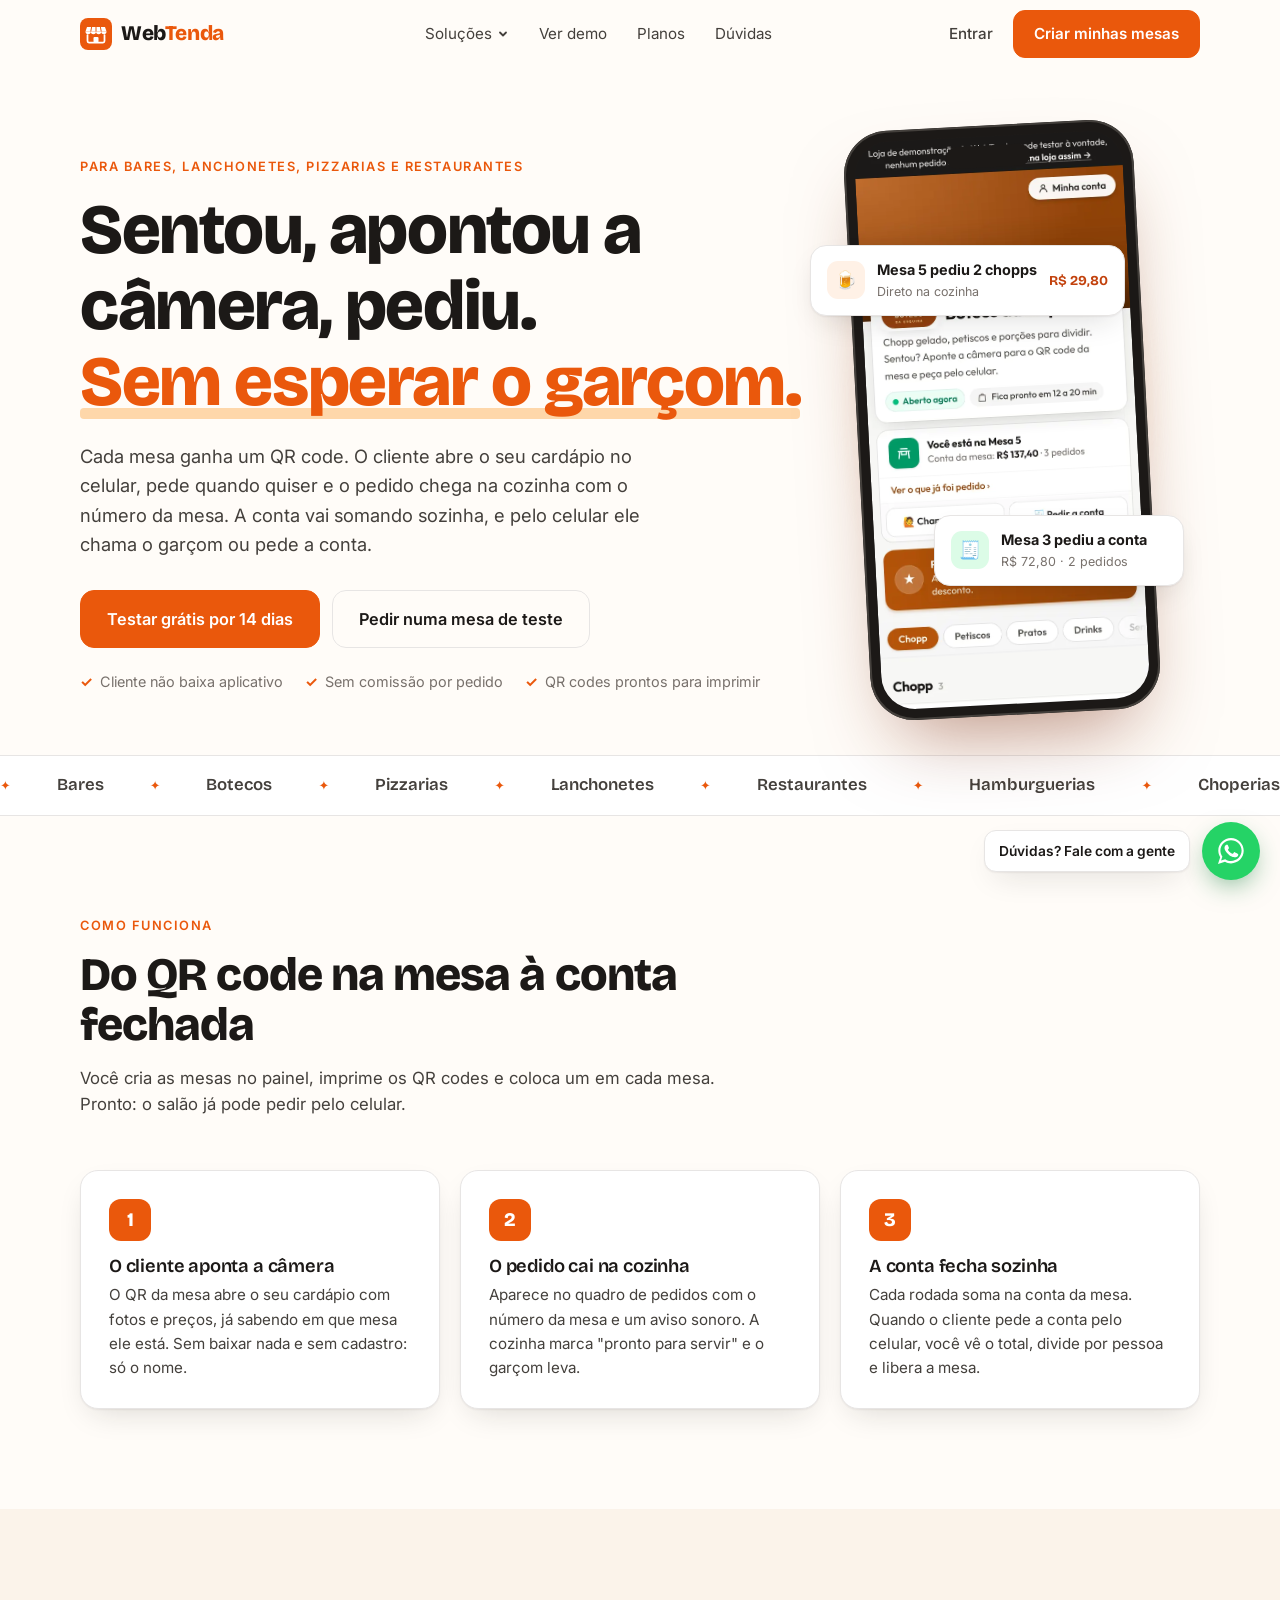
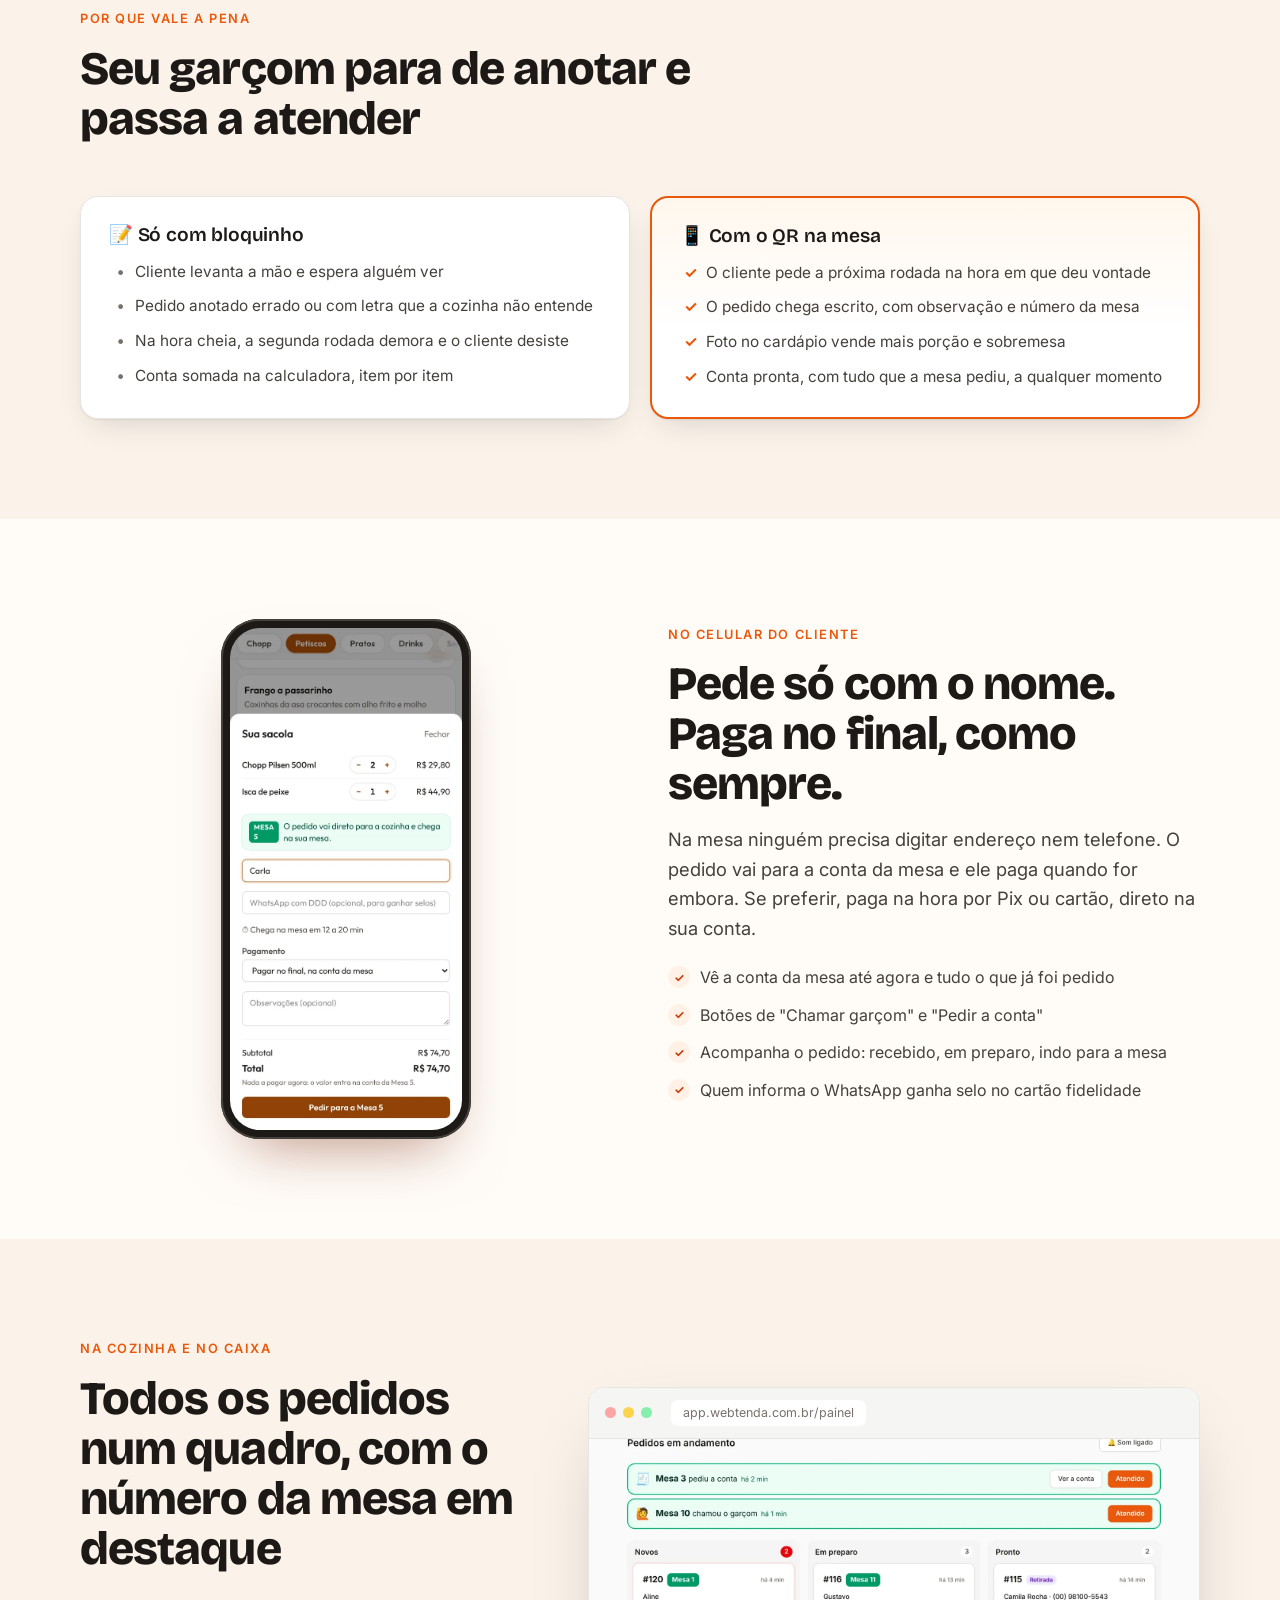
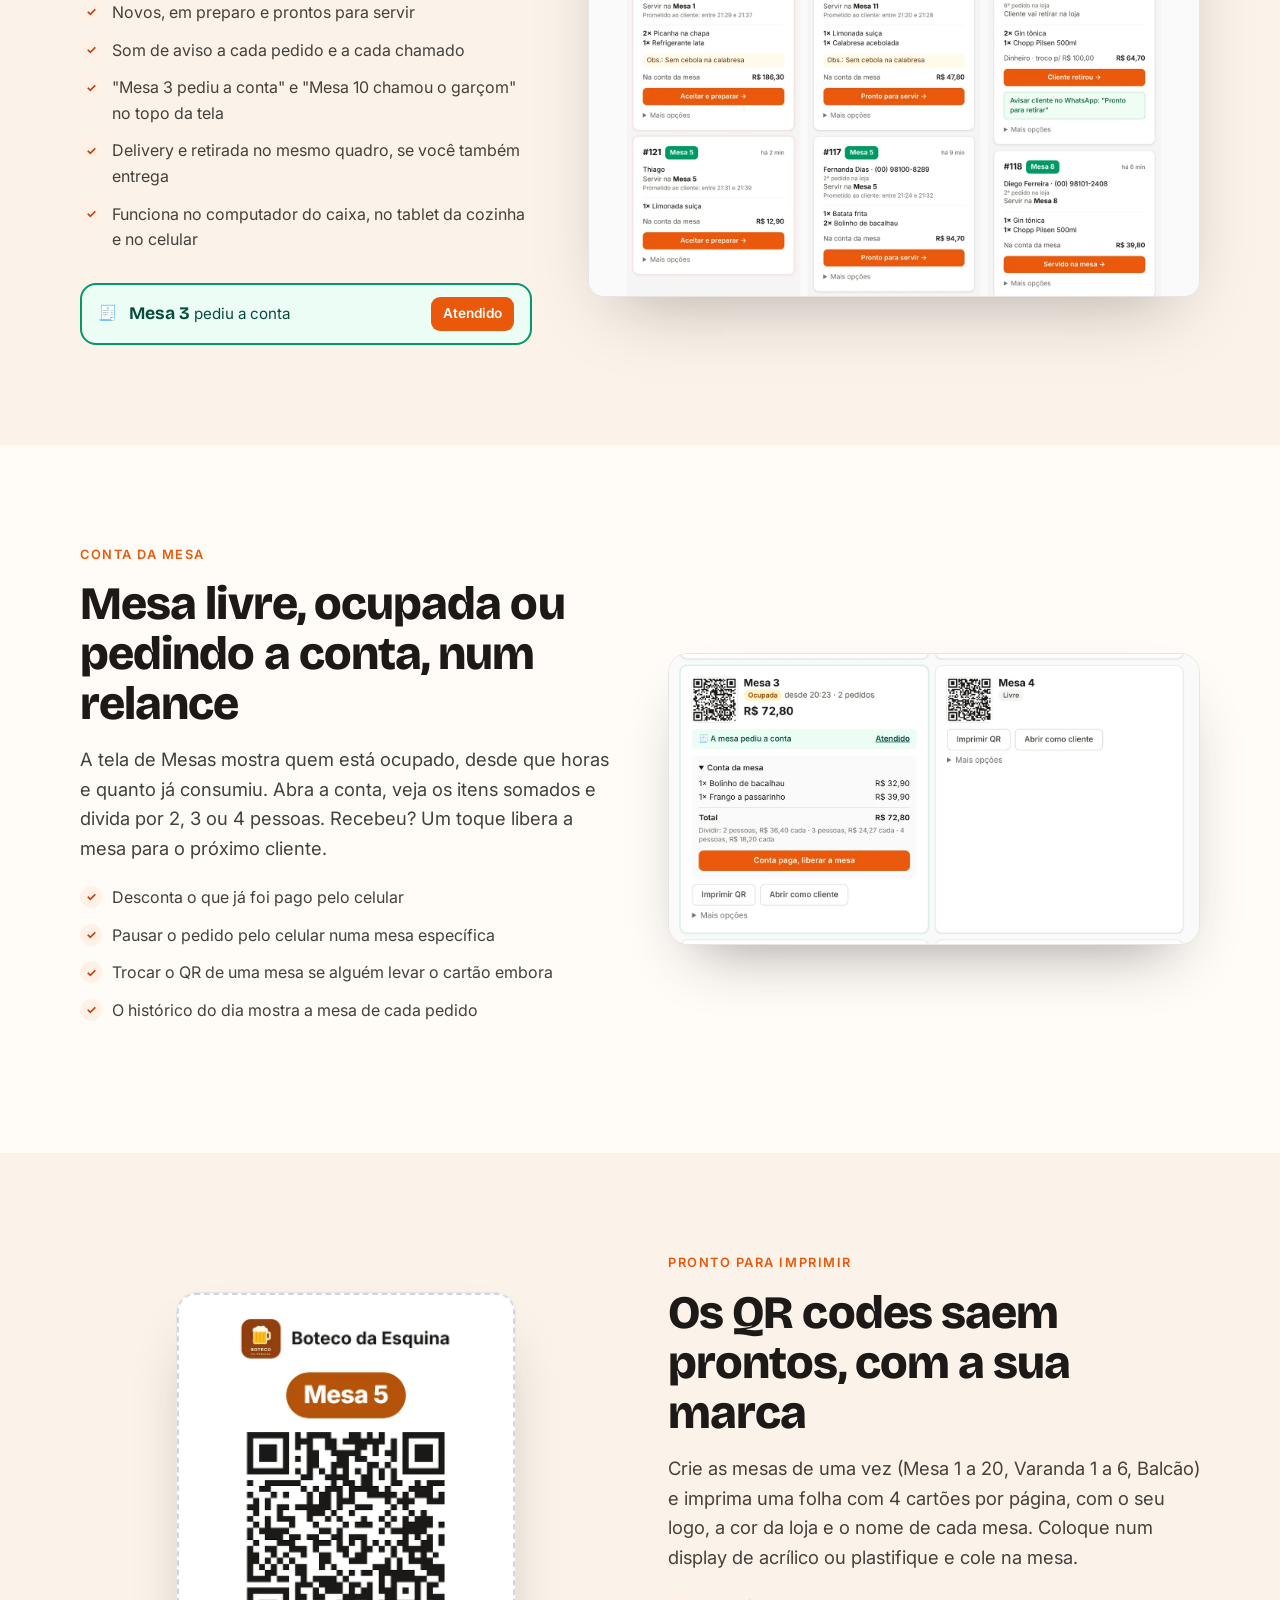
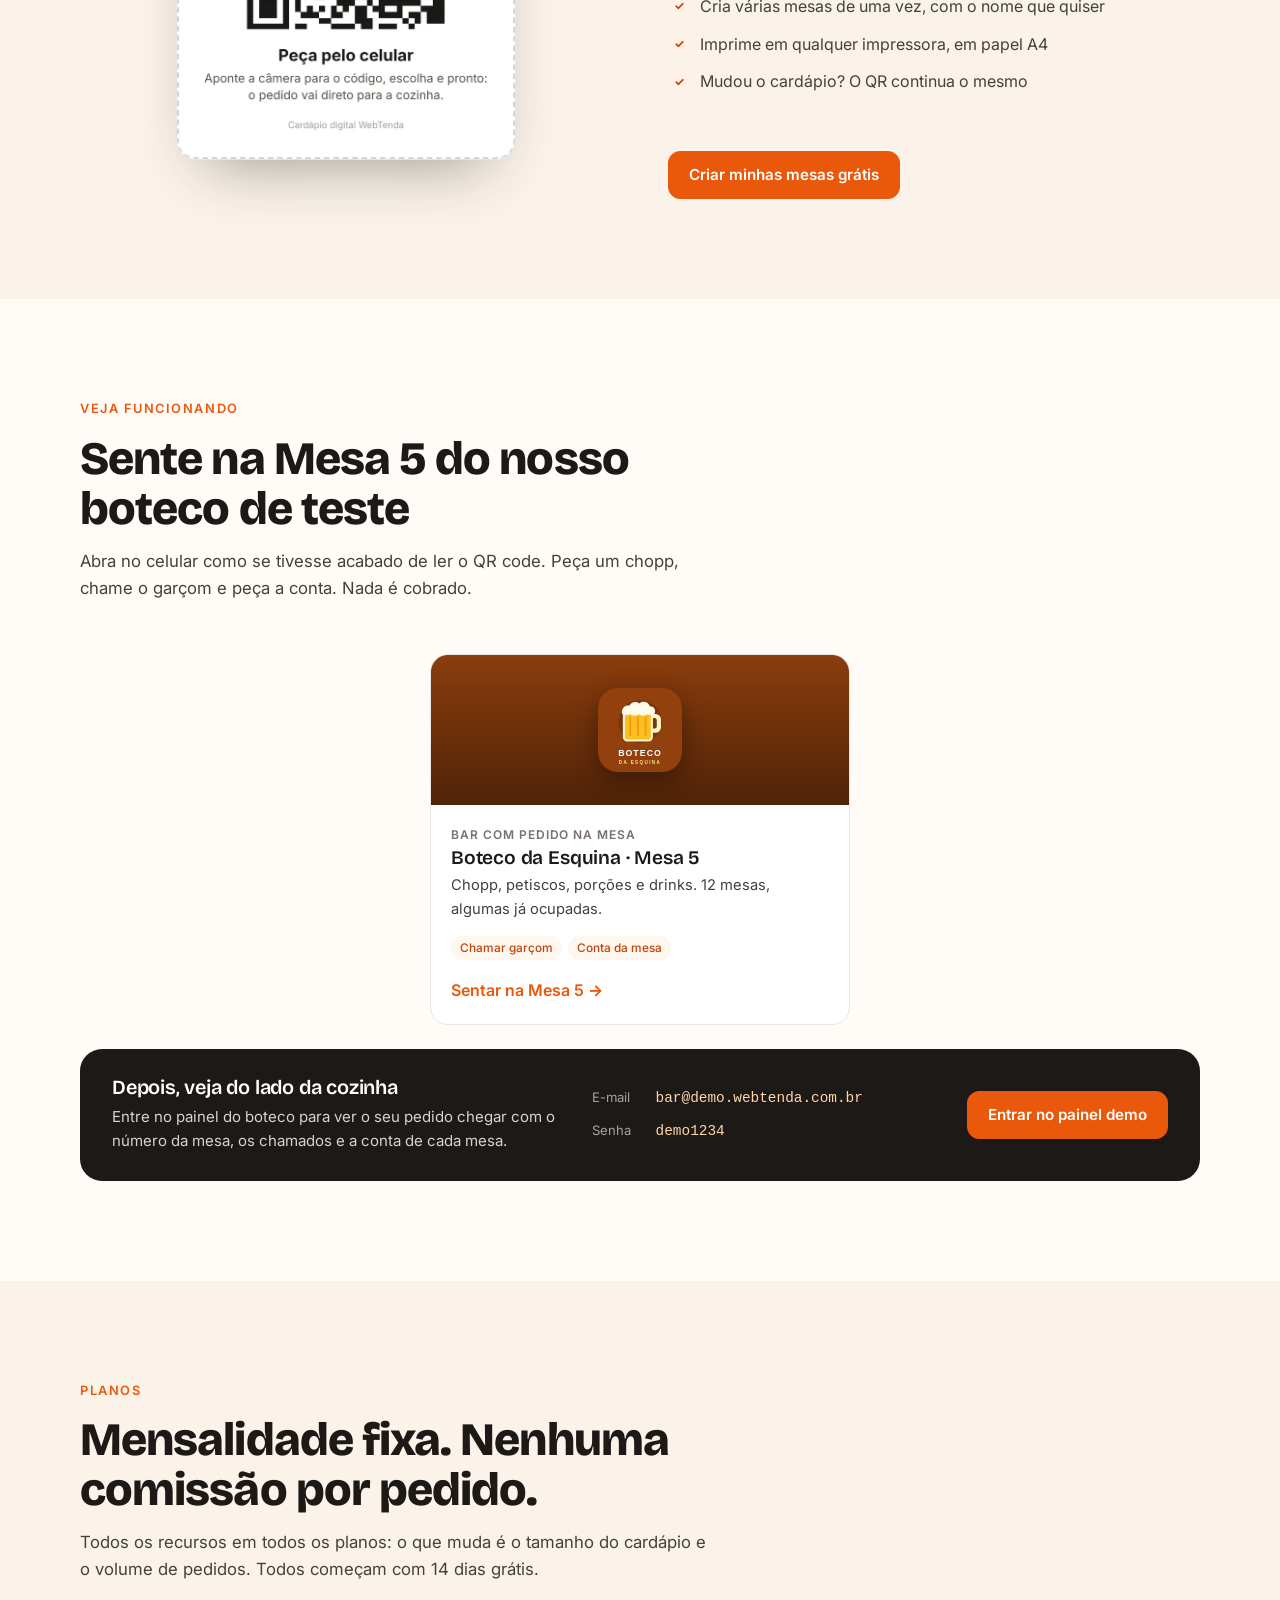
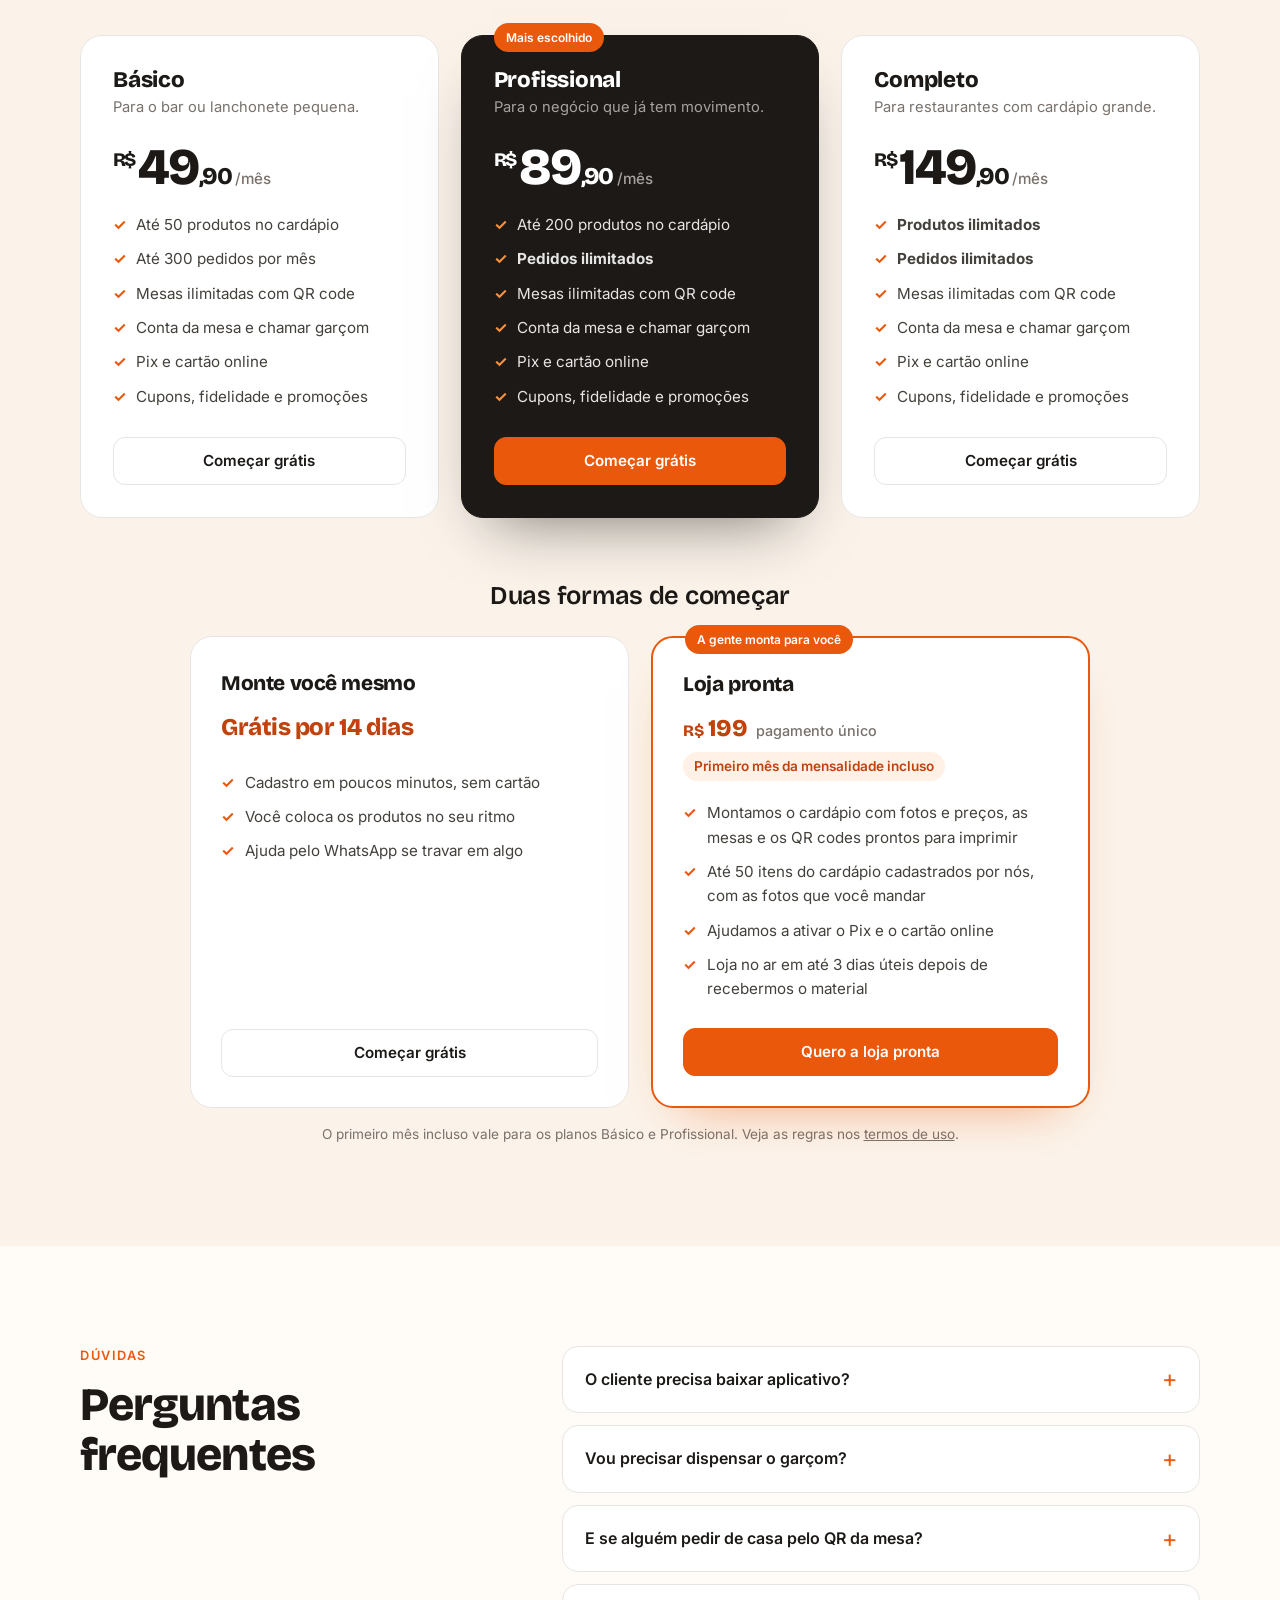
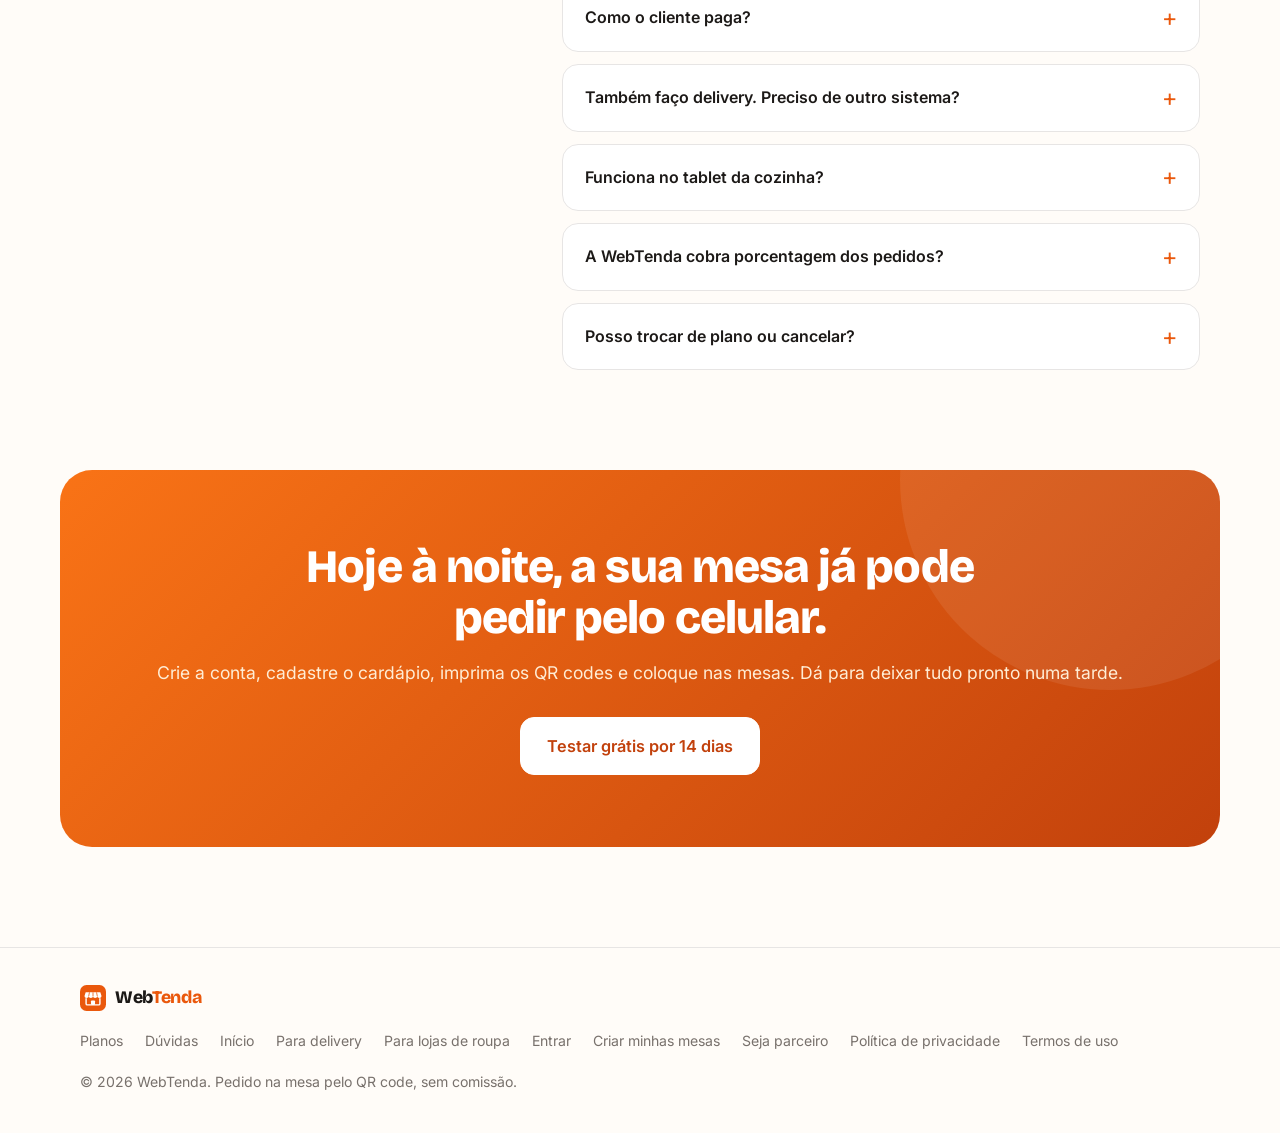
<file: mesa/index.html>
<!doctype html>
<html lang="pt-BR">
<head>
<meta charset="utf-8">
<meta name="viewport" content="width=device-width, initial-scale=1">
<title>WebTenda para bares e restaurantes: pedido na mesa pelo QR code</title>
<meta name="description" content="QR code em cada mesa: o cliente vê o cardápio no celular e pede sem esperar o garçom. O pedido chega na cozinha com o número da mesa, a conta vai somando sozinha e o cliente chama o garçom ou pede a conta pelo celular. Sem aplicativo, sem comissão. Teste grátis por 14 dias.">
<meta property="og:title" content="Pedido na mesa pelo QR code, sem esperar o garçom">
<meta property="og:description" content="O cliente aponta a câmera, pede pelo celular e o pedido chega na cozinha com o número da mesa. Conta da mesa automática. Mensalidade fixa.">
<meta property="og:type" content="website">
<meta property="og:url" content="https://webtenda.com.br/mesa/">
<meta property="og:image" content="https://webtenda.com.br/assets/og.png">
<meta name="theme-color" content="#ea580c">
<link rel="canonical" href="https://webtenda.com.br/mesa/">
<link rel="icon" href="../assets/favicon.svg" type="image/svg+xml">
<link rel="apple-touch-icon" href="../assets/apple-touch-icon.png">
<link rel="preconnect" href="https://fonts.googleapis.com">
<link rel="preconnect" href="https://fonts.gstatic.com" crossorigin>
<link href="https://fonts.googleapis.com/css2?family=Bricolage+Grotesque:opsz,wght@12..96,600;12..96,800&family=Inter:wght@400;500;600&display=swap" rel="stylesheet">
<link rel="stylesheet" href="../style.css">
<style>
  /* Página de pedido na mesa: mesma base do site, com verde de "mesa" nos destaques. */
  :root{--mesa:#059669;--mesa-l:#d1fae5}

  /* Três passos */
  .steps3{display:grid;grid-template-columns:repeat(3,1fr);gap:20px;counter-reset:s}
  .step3{background:#fff;border:1px solid var(--line);border-radius:var(--r);padding:28px;box-shadow:var(--shadow);position:relative}
  .step3::before{counter-increment:s;content:counter(s);display:grid;place-items:center;width:42px;height:42px;border-radius:12px;background:var(--brand);color:#fff;font-family:var(--display);font-weight:800;font-size:1.2rem;margin-bottom:16px}
  .step3 h3{font-size:1.15rem;margin-bottom:6px}
  .step3 p{color:var(--ink-2);font-size:.95rem}
  @media (max-width:860px){.steps3{grid-template-columns:1fr}}

  /* Garçom x QR */
  .vs{display:grid;grid-template-columns:1fr 1fr;gap:20px}
  .vs-card{background:#fff;border:1px solid var(--line);border-radius:var(--r);padding:28px;box-shadow:var(--shadow)}
  .vs-card h3{font-size:1.2rem;margin-bottom:14px}
  .vs-card ul{list-style:none;display:grid;gap:10px}
  .vs-card li{position:relative;padding-left:26px;font-size:.96rem;color:var(--ink-2)}
  .vs-card li::before{content:"•";position:absolute;left:8px;color:var(--mute);font-weight:700}
  .vs-card.mine{border:2px solid var(--brand);background:linear-gradient(180deg,var(--brand-50),#fff 60%)}
  .vs-card.mine li::before{content:"✓";left:4px;color:var(--brand)}
  @media (max-width:760px){.vs{grid-template-columns:1fr}}

  /* Blocos com imagem ao lado */
  .split{display:grid;grid-template-columns:1fr 1fr;gap:56px;align-items:center}
  .split.rev > :first-child{order:2}
  .shot{border-radius:20px;overflow:hidden;box-shadow:0 30px 60px -30px rgba(28,25,23,.45);border:1px solid var(--line);background:#fff}
  .shot img{width:100%;height:auto;display:block}
  .qr-shot{max-width:340px;justify-self:center;transform:rotate(-2deg)}
  .mini-phone{width:250px;height:520px;border-radius:38px;background:#1c1917;padding:9px;box-shadow:0 30px 60px -28px rgba(124,45,18,.55),inset 0 0 0 2px #44403c;justify-self:center}
  .mini-phone div{height:100%;border-radius:30px;overflow:hidden;background:#fafaf9}
  .mini-phone img{width:100%}
  @media (max-width:900px){.split{grid-template-columns:1fr;gap:36px}.split.rev > :first-child{order:0}}

  .call{display:flex;align-items:center;gap:12px;border:2px solid var(--mesa);background:#ecfdf5;border-radius:16px;padding:12px 16px;font-size:.95rem;color:#064e3b;margin-top:10px}
  .call b{font-family:var(--display);font-size:1.1rem}
  .call span:last-child{margin-left:auto;background:var(--brand);color:#fff;font-weight:600;border-radius:9px;padding:6px 12px;font-size:.85rem}
  .browser img{aspect-ratio:1600/1200}
  .hero .phone-screen img{animation:scrollmenu 18s ease-in-out infinite}
  @media (prefers-reduced-motion:reduce){.hero .phone-screen img{animation:none}}
</style>
</head>
<body>

<header class="nav" id="topo">
  <div class="wrap nav-in">
    <a href="../" class="logo" aria-label="WebTenda, início">
      <svg viewBox="0 0 64 64" aria-hidden="true"><rect width="64" height="64" rx="16" fill="#ea580c"/><path d="M14 18h36l3 9H11z" fill="#fff"/><path d="M11 27a5.25 5.25 0 0 0 10.5 0a5.25 5.25 0 0 0 10.5 0a5.25 5.25 0 0 0 10.5 0a5.25 5.25 0 0 0 10.5 0z" fill="#fff"/><path d="M23.25 18 21.5 27M40.75 18l1.75 9M32 18v9" stroke="#ea580c" stroke-width="2"/><path d="M15 34v12a3 3 0 0 0 3 3h28a3 3 0 0 0 3-3V34" stroke="#fff" stroke-width="3.5" fill="none" stroke-linecap="round"/><rect x="27" y="38" width="10" height="11" rx="2" fill="#fff"/></svg>
      <span>Web<b>Tenda</b></span>
    </a>
    <button class="nav-burger" type="button" aria-label="Abrir menu" aria-expanded="false" aria-controls="menu"><span></span><span></span><span></span></button>
    <div class="nav-menu" id="menu">
      <nav class="nav-links" aria-label="Menu principal">
        <div class="nav-drop">
          <button type="button" class="nav-drop-btn" aria-expanded="false" aria-controls="solucoes">Soluções <svg viewBox="0 0 12 12" aria-hidden="true"><path d="m3 4.5 3 3 3-3"/></svg></button>
          <div class="nav-panel" id="solucoes">
          <a href="../delivery/" class="sol sol-delivery"><span class="sol-ico"><svg viewBox="0 0 24 24" aria-hidden="true"><path d="M5 17a2 2 0 1 0 4 0a2 2 0 1 0-4 0M15 17a2 2 0 1 0 4 0a2 2 0 1 0-4 0"/><path d="M9 17h6M17 15V9h-3M3 13V7h8v6M14 9l3 6M3 13h8"/></svg></span><span><strong>Delivery</strong><small>Cardápio no seu link, sem comissão por pedido</small></span></a>
          <a href="../mesa/" class="sol sol-mesa" aria-current="page"><span class="sol-ico"><svg viewBox="0 0 24 24" aria-hidden="true"><rect x="4" y="4" width="6" height="6" rx="1"/><rect x="14" y="4" width="6" height="6" rx="1"/><rect x="4" y="14" width="6" height="6" rx="1"/><path d="M14 14h2v2h-2zM18 18h2v2h-2zM14 18h2M18 14h2"/></svg></span><span><strong>Pedido na mesa</strong><small>O cliente pede pelo QR code, sem esperar o garçom</small></span></a>
          <a href="../encomendas/" class="sol sol-encomendas"><span class="sol-ico"><svg viewBox="0 0 24 24" aria-hidden="true"><path d="M4 20h16M5 20v-7h14v7M5 16c2 1 3-1 4.7 0s3 1 4.6 0s3-1 4.7 0M12 13V9M12 6.5c-.8-1 0-2.5 0-2.5s.8 1.5 0 2.5z"/></svg></span><span><strong>Encomendas</strong><small>Bolos, doces e marmitas com dia marcado e sinal</small></span></a>
          <a href="../barbearia/" class="sol sol-barbearia"><span class="sol-ico"><svg viewBox="0 0 24 24" aria-hidden="true"><circle cx="6" cy="6" r="2.5"/><circle cx="6" cy="18" r="2.5"/><path d="M8 7.5 20 17M8 16.5 20 7"/></svg></span><span><strong>Barbearias e salões</strong><small>Agenda online com lembrete e menos furos</small></span></a>
          <a href="../loja/" class="sol sol-loja"><span class="sol-ico"><svg viewBox="0 0 24 24" aria-hidden="true"><path d="M8 4 4 6.5 5.5 10 7 9.3V20h10V9.3l1.5.7L20 6.5 16 4c-.5 1.5-2 2.5-4 2.5S8.5 5.5 8 4z"/></svg></span><span><strong>Lojas de roupa</strong><small>Catálogo com o pedido chegando no WhatsApp</small></span></a>
          </div>
        </div>
        <a href="#demo">Ver demo</a>
        <a href="#planos">Planos</a>
        <a href="#duvidas">Dúvidas</a>
      </nav>
      <div class="nav-cta">
        <a href="https://app.webtenda.com.br/entrar" class="nav-login">Entrar</a>
        <a href="https://app.webtenda.com.br/cadastro?tipo=mesa" class="btn">Criar minhas mesas</a>
      </div>
    </div>
  </div>
</header>

<main>
<!-- HERO -->
<section class="hero">
  <div class="wrap hero-in">
    <div class="hero-copy">
      <p class="eyebrow reveal">Para bares, lanchonetes, pizzarias e restaurantes</p>
      <h1 class="reveal">Sentou, apontou a câmera, pediu. <em>Sem esperar o garçom.</em></h1>
      <p class="lead reveal">Cada mesa ganha um QR code. O cliente abre o seu cardápio no celular, pede quando quiser e o pedido chega na cozinha com o número da mesa. A conta vai somando sozinha, e pelo celular ele chama o garçom ou pede a conta.</p>
      <div class="hero-actions reveal">
        <a href="https://app.webtenda.com.br/cadastro?tipo=mesa" class="btn btn-lg">Testar grátis por 14 dias</a>
        <a href="#demo" class="btn btn-ghost btn-lg">Pedir numa mesa de teste</a>
      </div>
      <ul class="hero-proof reveal">
        <li>Cliente não baixa aplicativo</li>
        <li>Sem comissão por pedido</li>
        <li>QR codes prontos para imprimir</li>
      </ul>
    </div>

    <div class="hero-visual" aria-hidden="true">
      <div class="blob"></div>
      <div class="phone">
        <div class="phone-notch"></div>
        <div class="phone-screen"><img src="../assets/mesa/cardapio.webp" alt="" width="585" height="4548"></div>
      </div>
      <div class="toast t1">
        <span class="toast-ico">🍺</span>
        <div><strong>Mesa 5 pediu 2 chopps</strong><small>Direto na cozinha</small></div>
        <b>R$ 29,80</b>
      </div>
      <div class="toast t2">
        <span class="toast-ico ok">🧾</span>
        <div><strong>Mesa 3 pediu a conta</strong><small>R$ 72,80 · 2 pedidos</small></div>
      </div>
    </div>
  </div>

  <div class="ticker" aria-label="Tipos de negócio atendidos">
    <div class="ticker-track">
      <span>Bares</span><span>Botecos</span><span>Pizzarias</span><span>Lanchonetes</span><span>Restaurantes</span><span>Hamburguerias</span><span>Choperias</span><span>Pastelarias</span><span>Espetinhos</span><span>Food parks</span><span>Praças de alimentação</span><span>Quiosques de praia</span><span aria-hidden="true">Bares</span><span aria-hidden="true">Botecos</span><span aria-hidden="true">Pizzarias</span><span aria-hidden="true">Lanchonetes</span><span aria-hidden="true">Restaurantes</span><span aria-hidden="true">Hamburguerias</span><span aria-hidden="true">Choperias</span><span aria-hidden="true">Pastelarias</span><span aria-hidden="true">Espetinhos</span><span aria-hidden="true">Food parks</span><span aria-hidden="true">Praças de alimentação</span><span aria-hidden="true">Quiosques de praia</span>
    </div>
  </div>
</section>

<!-- COMO FUNCIONA -->
<section class="sec" id="como-funciona">
  <div class="wrap">
    <div class="sec-head reveal">
      <p class="eyebrow">Como funciona</p>
      <h2>Do QR code na mesa à conta fechada</h2>
      <p>Você cria as mesas no painel, imprime os QR codes e coloca um em cada mesa. Pronto: o salão já pode pedir pelo celular.</p>
    </div>
    <div class="steps3">
      <article class="step3 reveal"><h3>O cliente aponta a câmera</h3><p>O QR da mesa abre o seu cardápio com fotos e preços, já sabendo em que mesa ele está. Sem baixar nada e sem cadastro: só o nome.</p></article>
      <article class="step3 reveal"><h3>O pedido cai na cozinha</h3><p>Aparece no quadro de pedidos com o número da mesa e um aviso sonoro. A cozinha marca "pronto para servir" e o garçom leva.</p></article>
      <article class="step3 reveal"><h3>A conta fecha sozinha</h3><p>Cada rodada soma na conta da mesa. Quando o cliente pede a conta pelo celular, você vê o total, divide por pessoa e libera a mesa.</p></article>
    </div>
  </div>
</section>

<!-- GARÇOM X QR -->
<section class="sec sec-alt">
  <div class="wrap">
    <div class="sec-head reveal">
      <p class="eyebrow">Por que vale a pena</p>
      <h2>Seu garçom para de anotar e passa a atender</h2>
    </div>
    <div class="vs">
      <article class="vs-card reveal">
        <h3>📝 Só com bloquinho</h3>
        <ul>
          <li>Cliente levanta a mão e espera alguém ver</li>
          <li>Pedido anotado errado ou com letra que a cozinha não entende</li>
          <li>Na hora cheia, a segunda rodada demora e o cliente desiste</li>
          <li>Conta somada na calculadora, item por item</li>
        </ul>
      </article>
      <article class="vs-card mine reveal">
        <h3>📱 Com o QR na mesa</h3>
        <ul>
          <li>O cliente pede a próxima rodada na hora em que deu vontade</li>
          <li>O pedido chega escrito, com observação e número da mesa</li>
          <li>Foto no cardápio vende mais porção e sobremesa</li>
          <li>Conta pronta, com tudo que a mesa pediu, a qualquer momento</li>
        </ul>
      </article>
    </div>
  </div>
</section>

<!-- CLIENTE -->
<section class="sec" id="cliente">
  <div class="wrap split">
    <div class="mini-phone reveal" aria-hidden="true"><div><img src="../assets/mesa/sacola.webp" alt="" width="585" height="1266" loading="lazy"></div></div>
    <div class="reveal">
      <p class="eyebrow">No celular do cliente</p>
      <h2>Pede só com o nome. Paga no final, como sempre.</h2>
      <p class="lead" style="margin-top:16px">Na mesa ninguém precisa digitar endereço nem telefone. O pedido vai para a conta da mesa e ele paga quando for embora. Se preferir, paga na hora por Pix ou cartão, direto na sua conta.</p>
      <ul class="checks" style="margin-top:22px">
        <li>Vê a conta da mesa até agora e tudo o que já foi pedido</li>
        <li>Botões de "Chamar garçom" e "Pedir a conta"</li>
        <li>Acompanha o pedido: recebido, em preparo, indo para a mesa</li>
        <li>Quem informa o WhatsApp ganha selo no cartão fidelidade</li>
      </ul>
    </div>
  </div>
</section>

<!-- COZINHA -->
<section class="sec showcase sec-alt" id="cozinha">
  <div class="wrap show-in">
    <div class="show-copy reveal">
      <p class="eyebrow">Na cozinha e no caixa</p>
      <h2>Todos os pedidos num quadro, com o número da mesa em destaque</h2>
      <ul class="checks">
        <li>Novos, em preparo e prontos para servir</li>
        <li>Som de aviso a cada pedido e a cada chamado</li>
        <li>"Mesa 3 pediu a conta" e "Mesa 10 chamou o garçom" no topo da tela</li>
        <li>Delivery e retirada no mesmo quadro, se você também entrega</li>
        <li>Funciona no computador do caixa, no tablet da cozinha e no celular</li>
      </ul>
      <div class="call" aria-hidden="true"><span>🧾</span><span><b>Mesa 3</b> pediu a conta</span><span>Atendido</span></div>
    </div>
    <div class="browser reveal">
      <div class="browser-bar"><i></i><i></i><i></i><span>app.webtenda.com.br/painel</span></div>
      <img src="../assets/mesa/quadro.webp" alt="Quadro de pedidos com pedidos da Mesa 1, Mesa 5, Mesa 8 e Mesa 11 e avisos de mesa pedindo a conta e chamando o garçom" width="1600" height="1200" loading="lazy">
    </div>
  </div>
</section>

<!-- CONTA DA MESA -->
<section class="sec" id="conta">
  <div class="wrap split rev">
    <div class="shot reveal"><img src="../assets/mesa/mesas.webp" alt="Tela de mesas com a conta da Mesa 3, itens pedidos, total e divisão por pessoas" width="1400" height="767" loading="lazy"></div>
    <div class="reveal">
      <p class="eyebrow">Conta da mesa</p>
      <h2>Mesa livre, ocupada ou pedindo a conta, num relance</h2>
      <p class="lead" style="margin-top:16px">A tela de Mesas mostra quem está ocupado, desde que horas e quanto já consumiu. Abra a conta, veja os itens somados e divida por 2, 3 ou 4 pessoas. Recebeu? Um toque libera a mesa para o próximo cliente.</p>
      <ul class="checks" style="margin-top:22px">
        <li>Desconta o que já foi pago pelo celular</li>
        <li>Pausar o pedido pelo celular numa mesa específica</li>
        <li>Trocar o QR de uma mesa se alguém levar o cartão embora</li>
        <li>O histórico do dia mostra a mesa de cada pedido</li>
      </ul>
    </div>
  </div>
</section>

<!-- QR PARA IMPRIMIR -->
<section class="sec sec-alt" id="qr">
  <div class="wrap split">
    <div class="shot qr-shot reveal"><img src="../assets/mesa/qr.webp" alt="Cartão de mesa com o logo do bar, o nome Mesa 5 e o QR code" width="700" height="965" loading="lazy"></div>
    <div class="reveal">
      <p class="eyebrow">Pronto para imprimir</p>
      <h2>Os QR codes saem prontos, com a sua marca</h2>
      <p class="lead" style="margin-top:16px">Crie as mesas de uma vez (Mesa 1 a 20, Varanda 1 a 6, Balcão) e imprima uma folha com 4 cartões por página, com o seu logo, a cor da loja e o nome de cada mesa. Coloque num display de acrílico ou plastifique e cole na mesa.</p>
      <ul class="checks" style="margin-top:22px">
        <li>Cria várias mesas de uma vez, com o nome que quiser</li>
        <li>Imprime em qualquer impressora, em papel A4</li>
        <li>Mudou o cardápio? O QR continua o mesmo</li>
      </ul>
      <a href="https://app.webtenda.com.br/cadastro?tipo=mesa" class="btn" style="margin-top:26px">Criar minhas mesas grátis</a>
    </div>
  </div>
</section>

<!-- DEMO -->
<section class="sec" id="demo">
  <div class="wrap">
    <div class="sec-head reveal">
      <p class="eyebrow">Veja funcionando</p>
      <h2>Sente na Mesa 5 do nosso boteco de teste</h2>
      <p>Abra no celular como se tivesse acabado de ler o QR code. Peça um chopp, chame o garçom e peça a conta. Nada é cobrado.</p>
    </div>
    <div class="demos" style="grid-template-columns:minmax(0,420px);justify-content:center">
      <a class="demo reveal" href="https://app.webtenda.com.br/loja/boteco-da-esquina/mesa/bar-5" target="_blank" rel="noopener">
        <div class="demo-top" style="--c:#92400e;--img:url('https://images.unsplash.com/photo-1765662120818-26dd0d6e6230?auto=format&fit=crop&w=800&h=400&q=70')"><img src="../assets/demo/boteco-da-esquina.svg" alt="" width="84" height="84"></div>
        <div class="demo-body">
          <small>Bar com pedido na mesa</small>
          <h3>Boteco da Esquina · Mesa 5</h3>
          <p>Chopp, petiscos, porções e drinks. 12 mesas, algumas já ocupadas.</p>
          <ul><li>Chamar garçom</li><li>Conta da mesa</li></ul>
          <span class="demo-go">Sentar na Mesa 5 <b>→</b></span>
        </div>
      </a>
    </div>
    <div class="demo-panel reveal">
      <div>
        <h3>Depois, veja do lado da cozinha</h3>
        <p>Entre no painel do boteco para ver o seu pedido chegar com o número da mesa, os chamados e a conta de cada mesa.</p>
      </div>
      <dl>
        <div><dt>E-mail</dt><dd><code>bar@demo.webtenda.com.br</code></dd></div>
        <div><dt>Senha</dt><dd><code>demo1234</code></dd></div>
      </dl>
      <a href="https://app.webtenda.com.br/entrar" target="_blank" rel="noopener" class="btn">Entrar no painel demo</a>
    </div>
  </div>
</section>

<!-- PLANOS -->
<section class="sec sec-alt" id="planos">
  <div class="wrap">
    <div class="sec-head reveal">
      <p class="eyebrow">Planos</p>
      <h2>Mensalidade fixa. Nenhuma comissão por pedido.</h2>
      <p>Todos os recursos em todos os planos: o que muda é o tamanho do cardápio e o volume de pedidos. Todos começam com 14 dias grátis.</p>
    </div>
    <div class="plans">
      <article class="plan reveal">
        <h3>Básico</h3>
        <p class="plan-desc">Para o bar ou lanchonete pequena.</p>
        <p class="price"><span>R$</span>49<small>,90</small><em>/mês</em></p>
        <ul>
          <li>Até 50 produtos no cardápio</li>
          <li>Até 300 pedidos por mês</li>
          <li>Mesas ilimitadas com QR code</li>
          <li>Conta da mesa e chamar garçom</li>
          <li>Pix e cartão online</li>
          <li>Cupons, fidelidade e promoções</li>
        </ul>
        <a href="https://app.webtenda.com.br/cadastro?tipo=mesa" class="btn btn-ghost btn-block">Começar grátis</a>
      </article>
      <article class="plan plan-pop reveal">
        <span class="badge">Mais escolhido</span>
        <h3>Profissional</h3>
        <p class="plan-desc">Para o negócio que já tem movimento.</p>
        <p class="price"><span>R$</span>89<small>,90</small><em>/mês</em></p>
        <ul>
          <li>Até 200 produtos no cardápio</li>
          <li><strong>Pedidos ilimitados</strong></li>
          <li>Mesas ilimitadas com QR code</li>
          <li>Conta da mesa e chamar garçom</li>
          <li>Pix e cartão online</li>
          <li>Cupons, fidelidade e promoções</li>
        </ul>
        <a href="https://app.webtenda.com.br/cadastro?tipo=mesa" class="btn btn-block">Começar grátis</a>
      </article>
      <article class="plan reveal">
        <h3>Completo</h3>
        <p class="plan-desc">Para restaurantes com cardápio grande.</p>
        <p class="price"><span>R$</span>149<small>,90</small><em>/mês</em></p>
        <ul>
          <li><strong>Produtos ilimitados</strong></li>
          <li><strong>Pedidos ilimitados</strong></li>
          <li>Mesas ilimitadas com QR code</li>
          <li>Conta da mesa e chamar garçom</li>
          <li>Pix e cartão online</li>
          <li>Cupons, fidelidade e promoções</li>
        </ul>
        <a href="https://app.webtenda.com.br/cadastro?tipo=mesa" class="btn btn-ghost btn-block">Começar grátis</a>
      </article>
    </div>
    <div class="start reveal" id="loja-pronta">
      <h3 class="start-title">Duas formas de começar</h3>
      <div class="start-grid">
        <div class="start-card">
          <h4>Monte você mesmo</h4>
          <p class="start-price">Grátis por 14 dias</p>
          <ul>
            <li>Cadastro em poucos minutos, sem cartão</li>
            <li>Você coloca os produtos no seu ritmo</li>
            <li>Ajuda pelo WhatsApp se travar em algo</li>
          </ul>
          <a href="https://app.webtenda.com.br/cadastro?tipo=mesa" class="btn btn-ghost btn-block">Começar grátis</a>
        </div>
        <div class="start-card start-pro">
          <span class="badge">A gente monta para você</span>
          <h4>Loja pronta</h4>
          <p class="start-price"><span>R$</span> 199 <em>pagamento único</em></p>
          <p class="start-inc">Primeiro mês da mensalidade incluso</p>
          <ul>
            <li>Montamos o cardápio com fotos e preços, as mesas e os QR codes prontos para imprimir</li>
            <li>Até 50 itens do cardápio cadastrados por nós, com as fotos que você mandar</li>
            <li>Ajudamos a ativar o Pix e o cartão online</li>
            <li>Loja no ar em até 3 dias úteis depois de recebermos o material</li>
          </ul>
          <a href="mailto:contato@webmedula.com.br?subject=Loja%20pronta" class="btn btn-block" data-wa="Olá! Vim pelo site e quero a Loja pronta da WebTenda para pedido na mesa. Meu negócio se chama: " target="_blank" rel="noopener">Quero a loja pronta</a>
        </div>
      </div>
      <p class="start-note">O primeiro mês incluso vale para os planos Básico e Profissional. Veja as regras nos <a href="../termos/">termos de uso</a>.</p>
    </div>
  </div>
</section>


<!-- FAQ -->
<section class="sec" id="duvidas">
  <div class="wrap faq-in">
    <div class="sec-head reveal">
      <p class="eyebrow">Dúvidas</p>
      <h2>Perguntas frequentes</h2>
    </div>
    <div class="faq">
      <details class="reveal"><summary>O cliente precisa baixar aplicativo?</summary><p>Não. O QR code abre o cardápio no navegador do celular, na hora. Ele só informa o nome para a cozinha saber de quem é o pedido.</p></details>
      <details class="reveal"><summary>Vou precisar dispensar o garçom?</summary><p>Não. O garçom continua servindo, tirando dúvidas e levando os pratos. Ele só para de anotar pedido e correr até a cozinha. Quem não quiser usar o celular pede com ele normalmente.</p></details>
      <details class="reveal"><summary>E se alguém pedir de casa pelo QR da mesa?</summary><p>Cada mesa tem um código diferente e difícil de adivinhar. Se um cartão sumir, você troca o QR daquela mesa no painel e o antigo para de funcionar. Também dá para pausar o pedido pelo celular em qualquer mesa.</p></details>
      <details class="reveal"><summary>Como o cliente paga?</summary><p>Do jeito de sempre: no final, no caixa ou com o garçom, em dinheiro, cartão ou Pix. Se você ligar o pagamento online, ele também pode pagar cada pedido na hora por Pix ou cartão, e esse valor já aparece descontado na conta da mesa.</p></details>
      <details class="reveal"><summary>Também faço delivery. Preciso de outro sistema?</summary><p>Não. A mesma loja recebe pedidos da mesa, de retirada no balcão e de entrega, tudo no mesmo quadro. Veja a <a href="../delivery/" style="text-decoration:underline">WebTenda para delivery</a>.</p></details>
      <details class="reveal"><summary>Funciona no tablet da cozinha?</summary><p>Funciona. O painel abre em qualquer navegador e atualiza sozinho, com som a cada pedido novo. Muita gente deixa um tablet na cozinha e o computador no caixa.</p></details>
      <details class="reveal"><summary>A WebTenda cobra porcentagem dos pedidos?</summary><p>Não. Você paga apenas a mensalidade do plano. O valor dos pedidos é todo seu.</p></details>
      <details class="reveal"><summary>Posso trocar de plano ou cancelar?</summary><p>Pode. Você muda de plano pelo painel quando quiser, e não existe fidelidade nem multa de cancelamento.</p></details>
    </div>
  </div>
</section>

<!-- CTA FINAL -->
<section class="final">
  <div class="wrap final-in reveal">
    <h2>Hoje à noite, a sua mesa já pode pedir pelo celular.</h2>
    <p>Crie a conta, cadastre o cardápio, imprima os QR codes e coloque nas mesas. Dá para deixar tudo pronto numa tarde.</p>
    <a href="https://app.webtenda.com.br/cadastro?tipo=mesa" class="btn btn-light btn-lg">Testar grátis por 14 dias</a>
  </div>
</section>
</main>

<footer class="foot">
  <div class="wrap foot-in">
    <a href="#topo" class="logo logo-sm"><svg viewBox="0 0 64 64" aria-hidden="true"><rect width="64" height="64" rx="16" fill="#ea580c"/><path d="M14 18h36l3 9H11z" fill="#fff"/><path d="M11 27a5.25 5.25 0 0 0 10.5 0a5.25 5.25 0 0 0 10.5 0a5.25 5.25 0 0 0 10.5 0a5.25 5.25 0 0 0 10.5 0z" fill="#fff"/><path d="M23.25 18 21.5 27M40.75 18l1.75 9M32 18v9" stroke="#ea580c" stroke-width="2"/><path d="M15 34v12a3 3 0 0 0 3 3h28a3 3 0 0 0 3-3V34" stroke="#fff" stroke-width="3.5" fill="none" stroke-linecap="round"/><rect x="27" y="38" width="10" height="11" rx="2" fill="#fff"/></svg><span>Web<b>Tenda</b></span></a>
    <nav aria-label="Rodapé">
      <a href="#planos">Planos</a>
      <a href="#duvidas">Dúvidas</a>
      <a href="../">Início</a>
      <a href="../delivery/">Para delivery</a>
      <a href="../loja/">Para lojas de roupa</a>
      <a href="https://app.webtenda.com.br/entrar">Entrar</a>
      <a href="https://app.webtenda.com.br/cadastro?tipo=mesa">Criar minhas mesas</a>
      <a href="../parceiros/">Seja parceiro</a>
      <a href="../privacidade/">Política de privacidade</a>
      <a href="../termos/">Termos de uso</a>
    </nav>
    <p>© <span id="ano">2026</span> WebTenda. Pedido na mesa pelo QR code, sem comissão.</p>
  </div>
</footer>

<a href="https://app.webtenda.com.br/cadastro?tipo=mesa" class="sticky-cta">Testar grátis por 14 dias</a>

<script src="../main.js" defer></script>
</body>
</html>
</file>
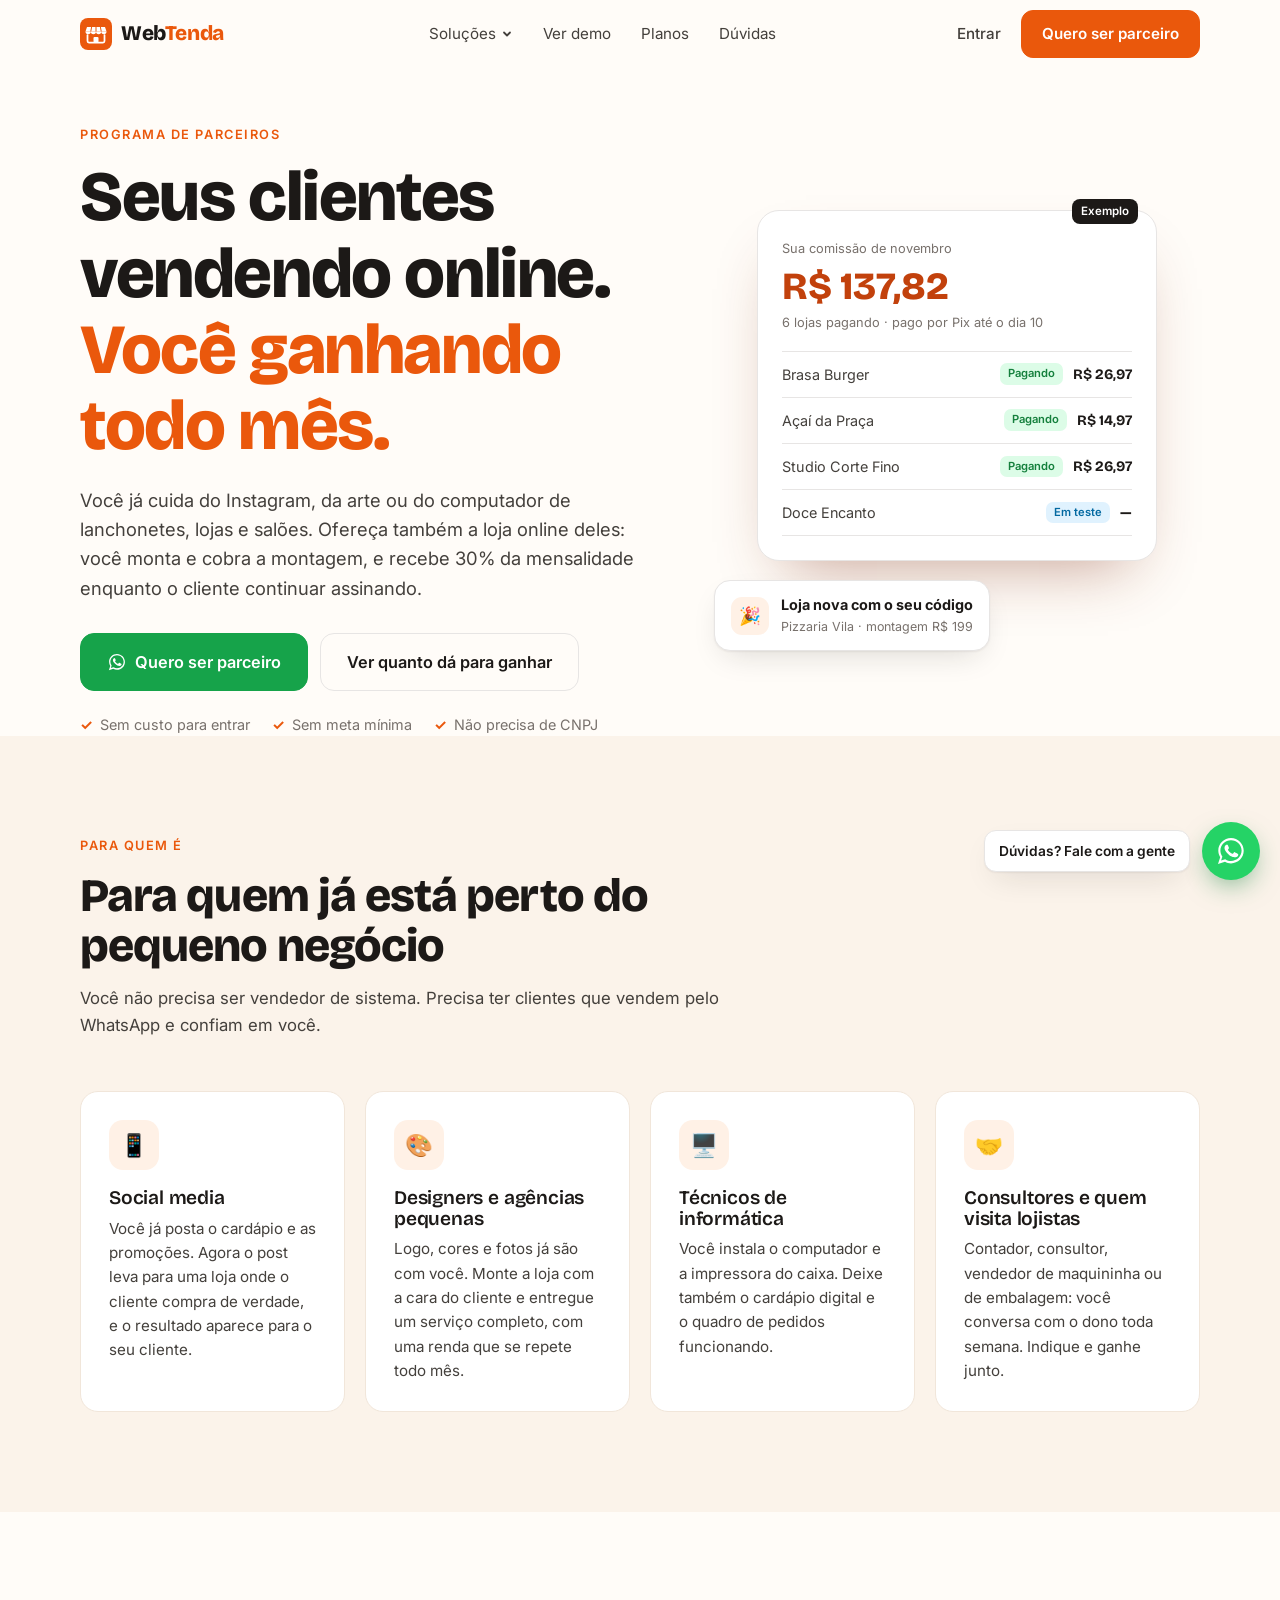
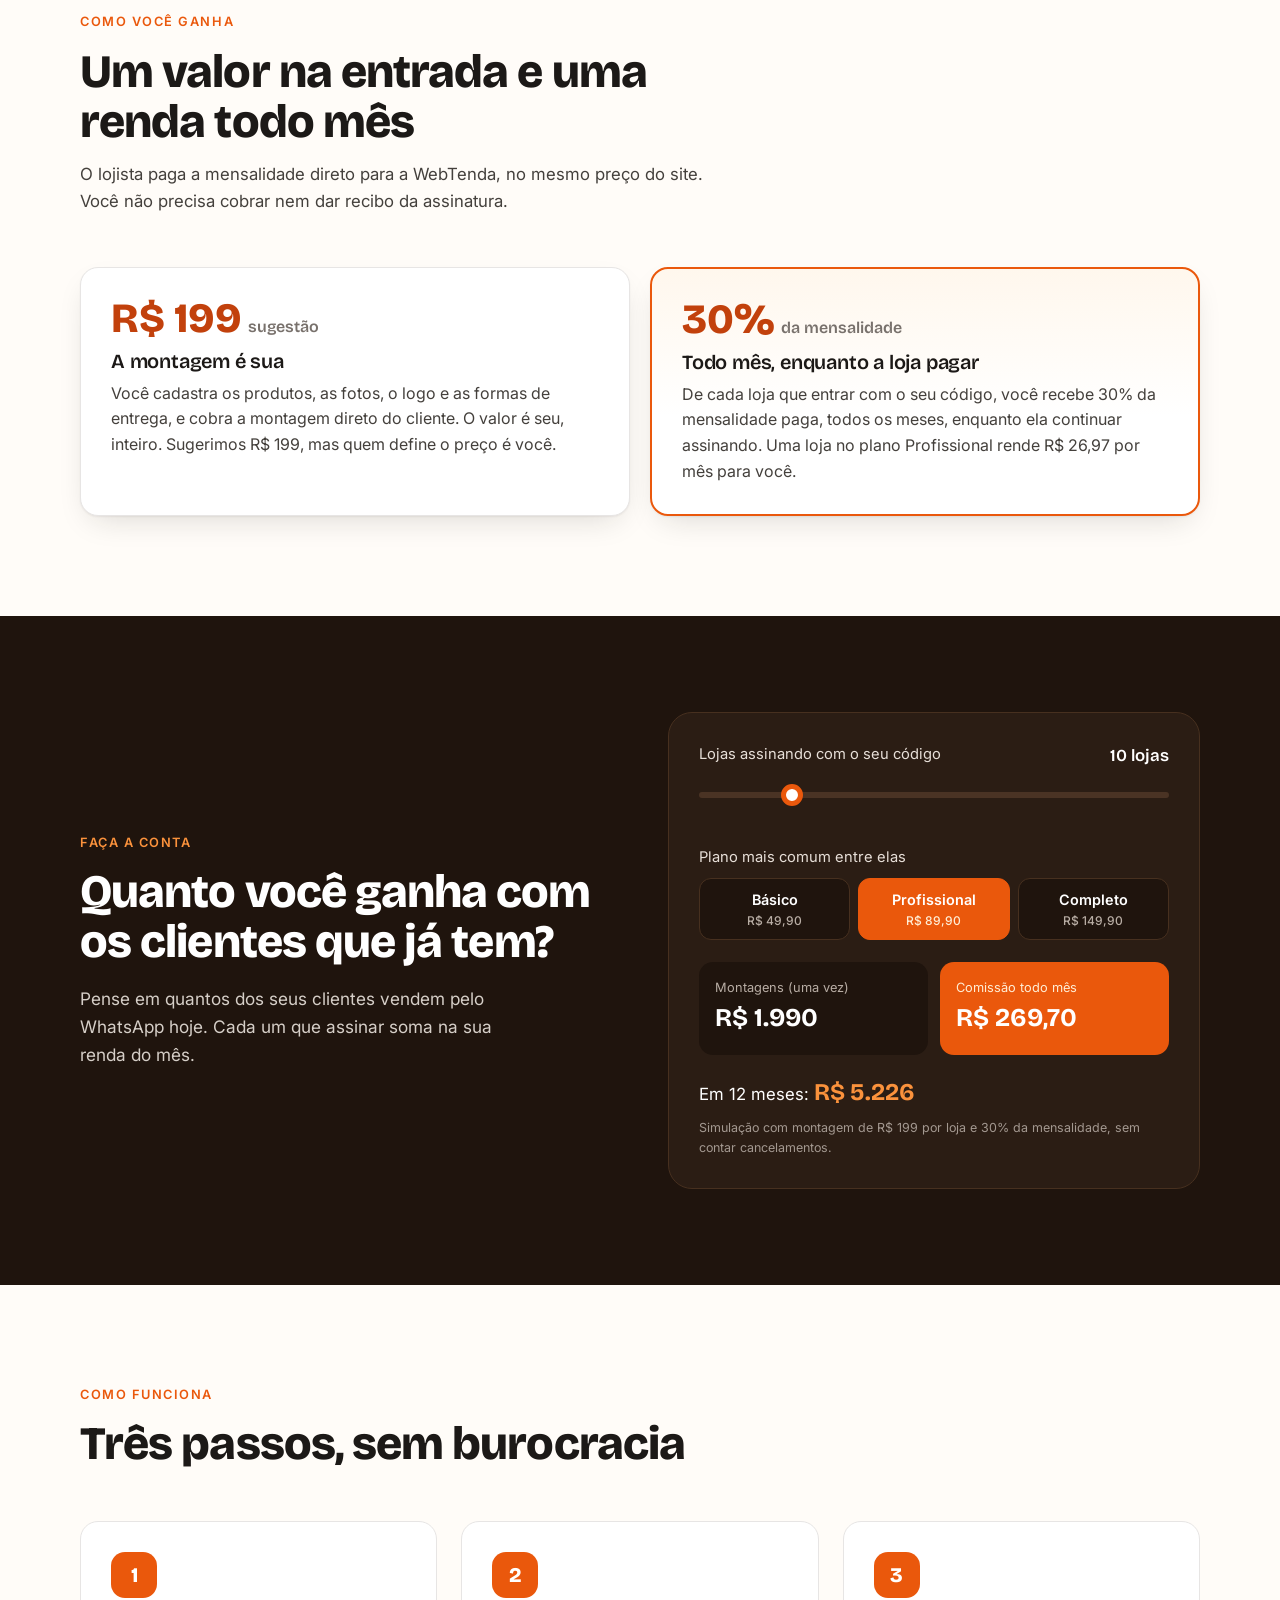
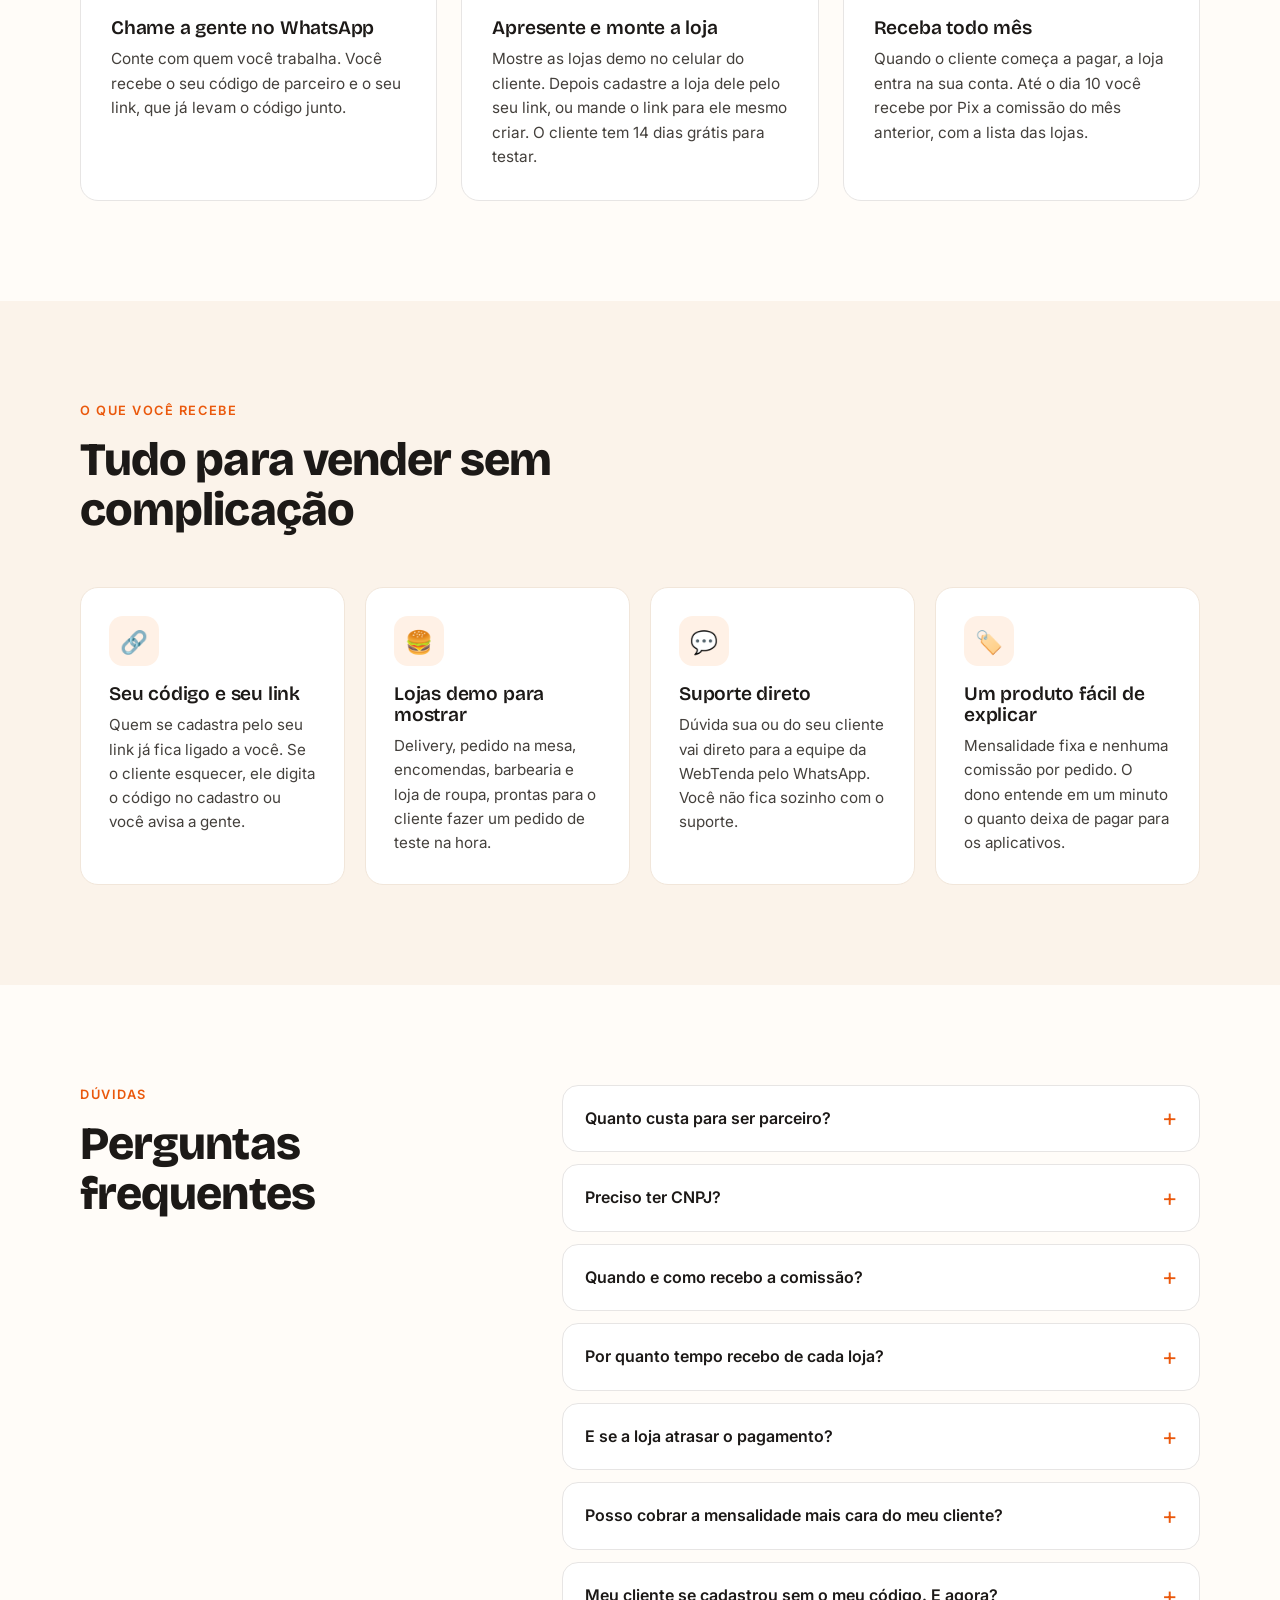
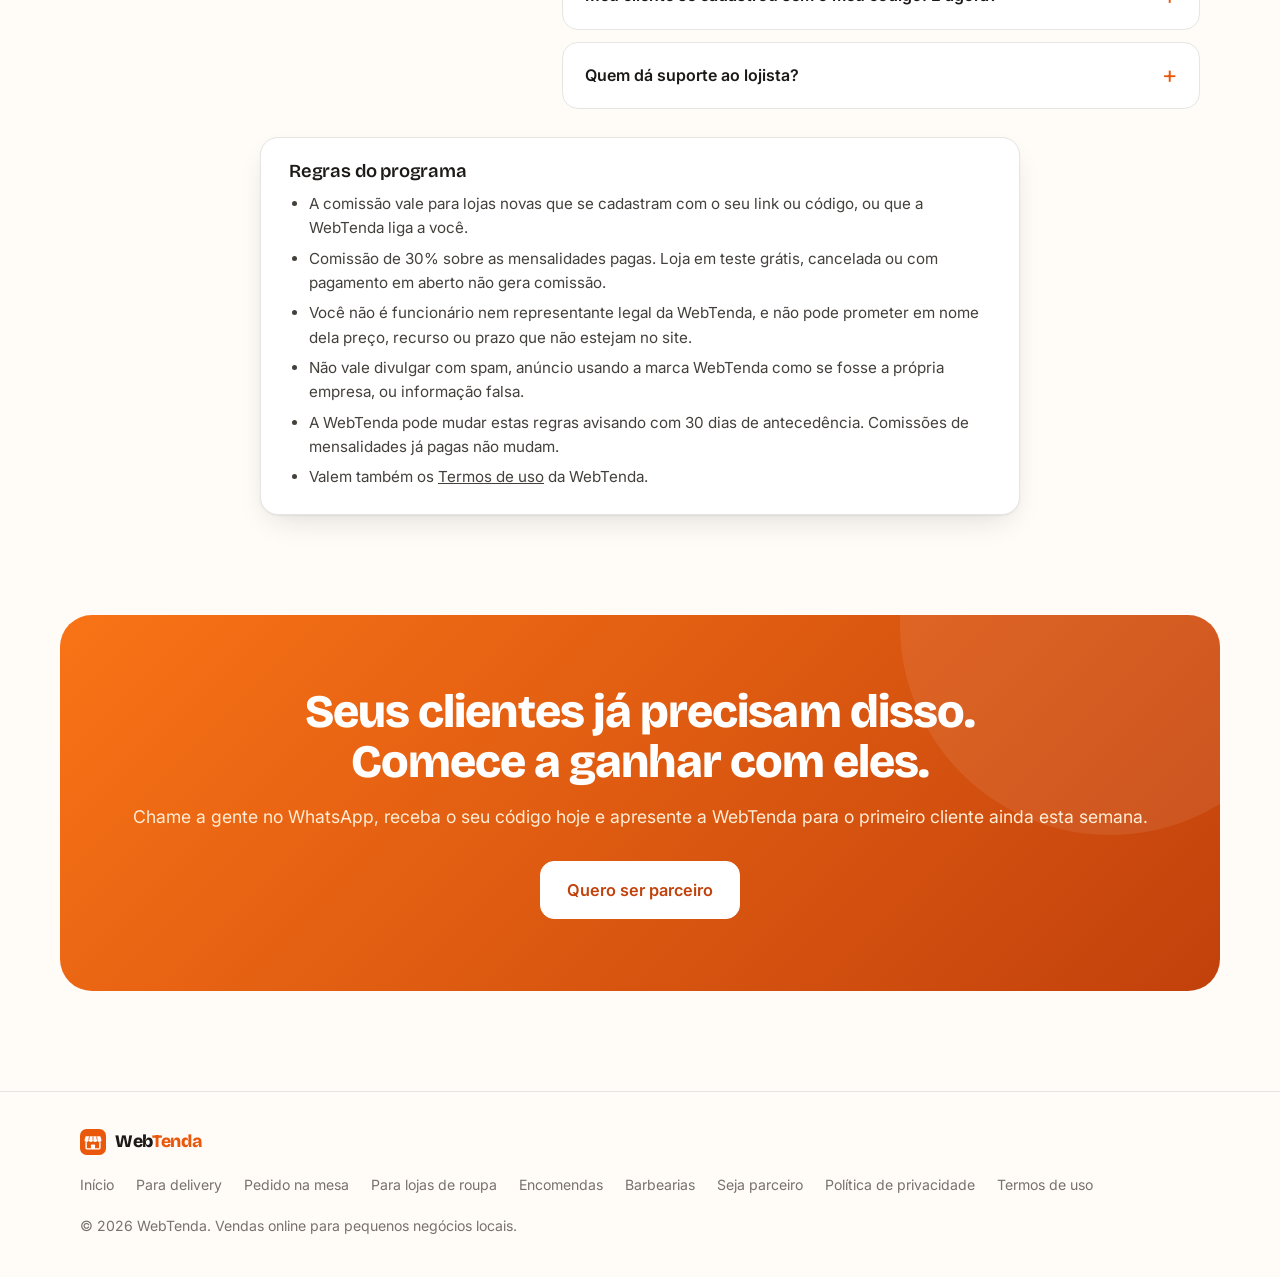
<file: parceiros/index.html>
<!doctype html>
<html lang="pt-BR">
<head>
<meta charset="utf-8">
<meta name="viewport" content="width=device-width, initial-scale=1">
<title>Seja parceiro WebTenda: ganhe todo mês indicando o sistema</title>
<meta name="description" content="Programa de parceiros da WebTenda para social media, designers, agências e técnicos que atendem pequenos negócios. Você monta a loja do cliente e fica com o valor da montagem, e recebe 30% da mensalidade todo mês enquanto a loja pagar.">
<meta property="og:title" content="Seja parceiro WebTenda: ganhe todo mês com os clientes que você já atende">
<meta property="og:description" content="Fique com a montagem da loja e receba 30% da mensalidade enquanto o cliente pagar. Sem custo para entrar.">
<meta property="og:type" content="website">
<meta property="og:url" content="https://webtenda.com.br/parceiros/">
<meta property="og:image" content="https://webtenda.com.br/assets/og.png">
<meta name="theme-color" content="#ea580c">
<link rel="canonical" href="https://webtenda.com.br/parceiros/">
<link rel="icon" href="../assets/favicon.svg" type="image/svg+xml">
<link rel="apple-touch-icon" href="../assets/apple-touch-icon.png">
<link rel="preconnect" href="https://fonts.googleapis.com">
<link rel="preconnect" href="https://fonts.gstatic.com" crossorigin>
<link href="https://fonts.googleapis.com/css2?family=Bricolage+Grotesque:opsz,wght@12..96,600;12..96,800&family=Inter:wght@400;500;600&display=swap" rel="stylesheet">
<link rel="stylesheet" href="../style.css">
<style>
  /* Página de parceiros: mesma base laranja do site, com blocos próprios. */
  .btn-wa{background:#16a34a;border-color:#16a34a}
  .btn-wa:hover{background:#15803d;border-color:#15803d;box-shadow:0 8px 20px -8px rgba(22,163,74,.6)}
  .btn-wa svg{width:20px;height:20px}

  /* Quatro cartões por linha (para quem é / o que recebe) */
  .features.four{grid-template-columns:repeat(4,1fr)}
  @media (max-width:1060px){.features.four{grid-template-columns:1fr 1fr}}
  @media (max-width:560px){.features.four{grid-template-columns:1fr}}

  .hero h1 em{white-space:normal}
  .hero h1 em::after{display:none}

  /* Cartão de exemplo no topo */
  .pvis{width:100%;min-width:0;position:relative;display:flex;justify-content:center;padding:20px 0 110px}
  .pcard{position:relative;z-index:1;flex:1 1 auto;width:100%;max-width:400px;background:#fff;border:1px solid var(--line);border-radius:22px;padding:24px;box-shadow:0 30px 60px -28px rgba(124,45,18,.45)}
  .pcard small{color:var(--mute);font-size:.8rem}
  .pcard .big{font-family:var(--display);font-size:2.4rem;font-weight:800;line-height:1.1;color:var(--brand-d);margin:4px 0 2px}
  .pcard ul{list-style:none;margin-top:16px;border-top:1px solid var(--line)}
  .pcard li{display:flex;align-items:center;gap:10px;padding:11px 0;border-bottom:1px solid var(--line);font-size:.9rem}
  .pcard li span{flex:1;color:var(--ink-2)}
  .pcard li b{font-family:var(--display)}
  .pcard .st{font-style:normal;font-size:.7rem;font-weight:600;padding:2px 8px;border-radius:7px;background:#dcfce7;color:#15803d}
  .pcard .st.t{background:#e0f2fe;color:#0369a1}
  .pcard .ex{position:absolute;top:-12px;right:18px;background:var(--ink);color:#fff;font-size:.72rem;font-weight:600;border-radius:8px;padding:3px 9px}
  .pvis .toast{position:absolute;z-index:2;bottom:20px;left:0}
  @media (max-width:900px){.pvis .toast{left:50%;transform:translateX(-50%);white-space:nowrap}}

  /* Dois jeitos de ganhar */
  .earn{display:grid;grid-template-columns:1fr 1fr;gap:20px}
  .earn-card{background:#fff;border:1px solid var(--line);border-radius:var(--r);padding:30px;box-shadow:var(--shadow)}
  .earn-card.hl{border:2px solid var(--brand);background:linear-gradient(180deg,var(--brand-50),#fff 60%)}
  .earn-card .n{font-family:var(--display);font-size:2.6rem;font-weight:800;color:var(--brand-d);line-height:1}
  .earn-card .n small{font-size:1rem;font-weight:600;color:var(--mute);margin-left:6px}
  .earn-card h3{font-size:1.25rem;margin:12px 0 8px}
  .earn-card p{color:var(--ink-2)}
  @media (max-width:760px){.earn{grid-template-columns:1fr}}

  /* Calculadora */
  .seg{display:flex;gap:8px;flex-wrap:wrap;margin:8px 0 22px}
  .calc-box .seg label{display:block;flex:1;min-width:96px;margin:0;cursor:pointer;color:#fff}
  .seg input{position:absolute;opacity:0}
  .seg span{display:block;text-align:center;border:1.5px solid #47301f;border-radius:12px;padding:9px 6px;font-size:.9rem;font-weight:600;background:#1f140d}
  .seg span small{display:block;font-weight:500;color:#b8ada4}
  .seg input:checked+span{border-color:var(--brand);background:var(--brand);color:#fff}
  .seg input:checked+span small{color:#ffedd5}
  .seg input:focus-visible+span{outline:2px solid var(--brand);outline-offset:2px}
  .seg-label{font-size:.92rem;color:#e7dfd8;margin-top:22px}

  /* Regras */
  .rules{max-width:760px;margin:28px auto 0;background:#fff;border:1px solid var(--line);border-radius:var(--r);padding:24px 28px;box-shadow:var(--shadow)}
  .rules h3{font-size:1.15rem;margin-bottom:10px}
  .rules ul{margin-left:20px;list-style:disc;display:grid;gap:6px;color:var(--ink-2);font-size:.95rem}
</style>
</head>
<body>

<header class="nav" id="topo">
  <div class="wrap nav-in">
    <a href="../" class="logo" aria-label="WebTenda, início">
      <svg viewBox="0 0 64 64" aria-hidden="true"><rect width="64" height="64" rx="16" fill="#ea580c"/><path d="M14 18h36l3 9H11z" fill="#fff"/><path d="M11 27a5.25 5.25 0 0 0 10.5 0a5.25 5.25 0 0 0 10.5 0a5.25 5.25 0 0 0 10.5 0a5.25 5.25 0 0 0 10.5 0z" fill="#fff"/><path d="M23.25 18 21.5 27M40.75 18l1.75 9M32 18v9" stroke="#ea580c" stroke-width="2"/><path d="M15 34v12a3 3 0 0 0 3 3h28a3 3 0 0 0 3-3V34" stroke="#fff" stroke-width="3.5" fill="none" stroke-linecap="round"/><rect x="27" y="38" width="10" height="11" rx="2" fill="#fff"/></svg>
      <span>Web<b>Tenda</b></span>
    </a>
    <button class="nav-burger" type="button" aria-label="Abrir menu" aria-expanded="false" aria-controls="menu"><span></span><span></span><span></span></button>
    <div class="nav-menu" id="menu">
      <nav class="nav-links" aria-label="Menu principal">
        <div class="nav-drop">
          <button type="button" class="nav-drop-btn" aria-expanded="false" aria-controls="solucoes">Soluções <svg viewBox="0 0 12 12" aria-hidden="true"><path d="m3 4.5 3 3 3-3"/></svg></button>
          <div class="nav-panel" id="solucoes">
          <a href="../delivery/" class="sol sol-delivery"><span class="sol-ico"><svg viewBox="0 0 24 24" aria-hidden="true"><path d="M5 17a2 2 0 1 0 4 0a2 2 0 1 0-4 0M15 17a2 2 0 1 0 4 0a2 2 0 1 0-4 0"/><path d="M9 17h6M17 15V9h-3M3 13V7h8v6M14 9l3 6M3 13h8"/></svg></span><span><strong>Delivery</strong><small>Cardápio no seu link, sem comissão por pedido</small></span></a>
          <a href="../mesa/" class="sol sol-mesa"><span class="sol-ico"><svg viewBox="0 0 24 24" aria-hidden="true"><rect x="4" y="4" width="6" height="6" rx="1"/><rect x="14" y="4" width="6" height="6" rx="1"/><rect x="4" y="14" width="6" height="6" rx="1"/><path d="M14 14h2v2h-2zM18 18h2v2h-2zM14 18h2M18 14h2"/></svg></span><span><strong>Pedido na mesa</strong><small>O cliente pede pelo QR code, sem esperar o garçom</small></span></a>
          <a href="../encomendas/" class="sol sol-encomendas"><span class="sol-ico"><svg viewBox="0 0 24 24" aria-hidden="true"><path d="M4 20h16M5 20v-7h14v7M5 16c2 1 3-1 4.7 0s3 1 4.6 0s3-1 4.7 0M12 13V9M12 6.5c-.8-1 0-2.5 0-2.5s.8 1.5 0 2.5z"/></svg></span><span><strong>Encomendas</strong><small>Bolos, doces e marmitas com dia marcado e sinal</small></span></a>
          <a href="../barbearia/" class="sol sol-barbearia"><span class="sol-ico"><svg viewBox="0 0 24 24" aria-hidden="true"><circle cx="6" cy="6" r="2.5"/><circle cx="6" cy="18" r="2.5"/><path d="M8 7.5 20 17M8 16.5 20 7"/></svg></span><span><strong>Barbearias e salões</strong><small>Agenda online com lembrete e menos furos</small></span></a>
          <a href="../loja/" class="sol sol-loja"><span class="sol-ico"><svg viewBox="0 0 24 24" aria-hidden="true"><path d="M8 4 4 6.5 5.5 10 7 9.3V20h10V9.3l1.5.7L20 6.5 16 4c-.5 1.5-2 2.5-4 2.5S8.5 5.5 8 4z"/></svg></span><span><strong>Lojas de roupa</strong><small>Catálogo com o pedido chegando no WhatsApp</small></span></a>
          </div>
        </div>
        <a href="../#demo">Ver demo</a>
        <a href="../#planos">Planos</a>
        <a href="../#duvidas">Dúvidas</a>
      </nav>
      <div class="nav-cta">
        <a href="https://app.webtenda.com.br/entrar" class="nav-login">Entrar</a>
        <a href="#quero" class="btn">Quero ser parceiro</a>
      </div>
    </div>
  </div>
</header>

<main>
<!-- HERO -->
<section class="hero">
  <div class="wrap hero-in">
    <div class="hero-copy">
      <p class="eyebrow reveal">Programa de parceiros</p>
      <h1 class="reveal">Seus clientes vendendo online. <em>Você ganhando todo mês.</em></h1>
      <p class="lead reveal">Você já cuida do Instagram, da arte ou do computador de lanchonetes, lojas e salões. Ofereça também a loja online deles: você monta e cobra a montagem, e recebe 30% da mensalidade enquanto o cliente continuar assinando.</p>
      <div class="hero-actions reveal">
        <a href="https://wa.me/5562982908000?text=Ol%C3%A1!%20Quero%20ser%20parceiro%20da%20WebTenda." target="_blank" rel="noopener" class="btn btn-lg btn-wa"><svg viewBox="0 0 32 32" aria-hidden="true"><path fill="#fff" d="M16 3C9 3 3.3 8.6 3.3 15.6c0 2.4.7 4.7 1.9 6.6L3 29l7-2.2c1.8 1 3.9 1.6 6 1.6 7 0 12.7-5.6 12.7-12.6S23 3 16 3zm0 23c-1.9 0-3.8-.5-5.4-1.5l-.4-.2-4.1 1.3 1.3-4-.3-.4c-1.1-1.7-1.7-3.6-1.7-5.6C5.4 9.8 10.2 5.2 16 5.2s10.6 4.6 10.6 10.4S21.8 26 16 26zm5.8-7.8c-.3-.2-1.9-.9-2.2-1-.3-.1-.5-.2-.7.2-.2.3-.8 1-1 1.2-.2.2-.4.2-.7.1-.3-.2-1.3-.5-2.5-1.6-.9-.8-1.6-1.8-1.7-2.1-.2-.3 0-.5.1-.6l.5-.6c.2-.2.2-.3.3-.5.1-.2.1-.4 0-.6l-1-2.4c-.3-.6-.5-.5-.7-.5h-.6c-.2 0-.6.1-.9.4-.3.3-1.2 1.1-1.2 2.8s1.2 3.2 1.4 3.4c.2.2 2.4 3.6 5.8 5 .8.4 1.4.6 1.9.7.8.3 1.6.2 2.2.1.7-.1 1.9-.8 2.2-1.5.3-.7.3-1.4.2-1.5-.1-.2-.3-.3-.6-.4z"/></svg>Quero ser parceiro</a>
        <a href="#ganhos" class="btn btn-ghost btn-lg">Ver quanto dá para ganhar</a>
      </div>
      <ul class="hero-proof reveal">
        <li>Sem custo para entrar</li>
        <li>Sem meta mínima</li>
        <li>Não precisa de CNPJ</li>
      </ul>
    </div>

    <div class="pvis reveal" aria-label="Exemplo de resumo mensal de um parceiro">
      <div class="pcard">
        <span class="ex">Exemplo</span>
        <small>Sua comissão de novembro</small>
        <p class="big">R$ 137,82</p>
        <small>6 lojas pagando · pago por Pix até o dia 10</small>
        <ul>
          <li><span>Brasa Burger</span><em class="st">Pagando</em><b>R$ 26,97</b></li>
          <li><span>Açaí da Praça</span><em class="st">Pagando</em><b>R$ 14,97</b></li>
          <li><span>Studio Corte Fino</span><em class="st">Pagando</em><b>R$ 26,97</b></li>
          <li><span>Doce Encanto</span><em class="st t">Em teste</em><b>—</b></li>
        </ul>
      </div>
      <div class="toast">
        <span class="toast-ico">🎉</span>
        <div><strong>Loja nova com o seu código</strong><small>Pizzaria Vila · montagem R$ 199</small></div>
      </div>
    </div>
  </div>
</section>

<!-- PARA QUEM -->
<section class="sec sec-alt" id="para-quem">
  <div class="wrap">
    <div class="sec-head reveal">
      <p class="eyebrow">Para quem é</p>
      <h2>Para quem já está perto do pequeno negócio</h2>
      <p>Você não precisa ser vendedor de sistema. Precisa ter clientes que vendem pelo WhatsApp e confiam em você.</p>
    </div>
    <div class="features four">
      <article class="feat reveal"><span class="feat-ico">📱</span><h3>Social media</h3><p>Você já posta o cardápio e as promoções. Agora o post leva para uma loja onde o cliente compra de verdade, e o resultado aparece para o seu cliente.</p></article>
      <article class="feat reveal"><span class="feat-ico">🎨</span><h3>Designers e agências pequenas</h3><p>Logo, cores e fotos já são com você. Monte a loja com a cara do cliente e entregue um serviço completo, com uma renda que se repete todo mês.</p></article>
      <article class="feat reveal"><span class="feat-ico">🖥️</span><h3>Técnicos de informática</h3><p>Você instala o computador e a impressora do caixa. Deixe também o cardápio digital e o quadro de pedidos funcionando.</p></article>
      <article class="feat reveal"><span class="feat-ico">🤝</span><h3>Consultores e quem visita lojistas</h3><p>Contador, consultor, vendedor de maquininha ou de embalagem: você conversa com o dono toda semana. Indique e ganhe junto.</p></article>
    </div>
  </div>
</section>

<!-- COMO GANHA -->
<section class="sec" id="ganhos">
  <div class="wrap">
    <div class="sec-head reveal">
      <p class="eyebrow">Como você ganha</p>
      <h2>Um valor na entrada e uma renda todo mês</h2>
      <p>O lojista paga a mensalidade direto para a WebTenda, no mesmo preço do site. Você não precisa cobrar nem dar recibo da assinatura.</p>
    </div>
    <div class="earn">
      <article class="earn-card reveal">
        <p class="n">R$ 199<small>sugestão</small></p>
        <h3>A montagem é sua</h3>
        <p>Você cadastra os produtos, as fotos, o logo e as formas de entrega, e cobra a montagem direto do cliente. O valor é seu, inteiro. Sugerimos R$ 199, mas quem define o preço é você.</p>
      </article>
      <article class="earn-card hl reveal">
        <p class="n">30%<small>da mensalidade</small></p>
        <h3>Todo mês, enquanto a loja pagar</h3>
        <p>De cada loja que entrar com o seu código, você recebe 30% da mensalidade paga, todos os meses, enquanto ela continuar assinando. Uma loja no plano Profissional rende R$ 26,97 por mês para você.</p>
      </article>
    </div>
  </div>
</section>

<!-- CALCULADORA -->
<section class="calc-sec" id="calculadora">
  <div class="wrap calc">
    <div class="calc-copy reveal">
      <p class="eyebrow">Faça a conta</p>
      <h2>Quanto você ganha com os clientes que já tem?</h2>
      <p>Pense em quantos dos seus clientes vendem pelo WhatsApp hoje. Cada um que assinar soma na sua renda do mês.</p>
    </div>
    <div class="calc-box reveal">
      <label for="lojas">Lojas assinando com o seu código <output id="lojasOut">10 lojas</output></label>
      <input type="range" id="lojas" min="1" max="50" step="1" value="10">
      <p class="seg-label">Plano mais comum entre elas</p>
      <div class="seg" role="radiogroup" aria-label="Plano">
        <label><input type="radio" name="plano" value="49.9"><span>Básico<small>R$ 49,90</small></span></label>
        <label><input type="radio" name="plano" value="89.9" checked><span>Profissional<small>R$ 89,90</small></span></label>
        <label><input type="radio" name="plano" value="149.9"><span>Completo<small>R$ 149,90</small></span></label>
      </div>
      <div class="calc-res">
        <div><small>Montagens (uma vez)</small><strong id="resSetup">R$ 1.990</strong></div>
        <div class="hl"><small>Comissão todo mês</small><strong id="resMes">R$ 269,70</strong></div>
      </div>
      <p class="calc-save">Em 12 meses: <strong id="resAno">R$ 5.226</strong></p>
      <p class="fine">Simulação com montagem de R$ 199 por loja e 30% da mensalidade, sem contar cancelamentos.</p>
    </div>
  </div>
</section>

<!-- COMO FUNCIONA -->
<section class="sec" id="como-funciona">
  <div class="wrap">
    <div class="sec-head reveal">
      <p class="eyebrow">Como funciona</p>
      <h2>Três passos, sem burocracia</h2>
    </div>
    <ol class="steps">
      <li class="reveal">
        <span class="step-n">1</span>
        <h3>Chame a gente no WhatsApp</h3>
        <p>Conte com quem você trabalha. Você recebe o seu código de parceiro e o seu link, que já levam o código junto.</p>
      </li>
      <li class="reveal">
        <span class="step-n">2</span>
        <h3>Apresente e monte a loja</h3>
        <p>Mostre as lojas demo no celular do cliente. Depois cadastre a loja dele pelo seu link, ou mande o link para ele mesmo criar. O cliente tem 14 dias grátis para testar.</p>
      </li>
      <li class="reveal">
        <span class="step-n">3</span>
        <h3>Receba todo mês</h3>
        <p>Quando o cliente começa a pagar, a loja entra na sua conta. Até o dia 10 você recebe por Pix a comissão do mês anterior, com a lista das lojas.</p>
      </li>
    </ol>
  </div>
</section>

<!-- O QUE RECEBE -->
<section class="sec sec-alt" id="apoio">
  <div class="wrap">
    <div class="sec-head reveal">
      <p class="eyebrow">O que você recebe</p>
      <h2>Tudo para vender sem complicação</h2>
    </div>
    <div class="features four">
      <article class="feat reveal"><span class="feat-ico">🔗</span><h3>Seu código e seu link</h3><p>Quem se cadastra pelo seu link já fica ligado a você. Se o cliente esquecer, ele digita o código no cadastro ou você avisa a gente.</p></article>
      <article class="feat reveal"><span class="feat-ico">🍔</span><h3>Lojas demo para mostrar</h3><p>Delivery, pedido na mesa, encomendas, barbearia e loja de roupa, prontas para o cliente fazer um pedido de teste na hora.</p></article>
      <article class="feat reveal"><span class="feat-ico">💬</span><h3>Suporte direto</h3><p>Dúvida sua ou do seu cliente vai direto para a equipe da WebTenda pelo WhatsApp. Você não fica sozinho com o suporte.</p></article>
      <article class="feat reveal"><span class="feat-ico">🏷️</span><h3>Um produto fácil de explicar</h3><p>Mensalidade fixa e nenhuma comissão por pedido. O dono entende em um minuto o quanto deixa de pagar para os aplicativos.</p></article>
    </div>
  </div>
</section>

<!-- REGRAS E DÚVIDAS -->
<section class="sec" id="duvidas">
  <div class="wrap faq-in">
    <div class="sec-head reveal">
      <p class="eyebrow">Dúvidas</p>
      <h2>Perguntas frequentes</h2>
    </div>
    <div class="faq">
      <details class="reveal"><summary>Quanto custa para ser parceiro?</summary><p>Nada. Não tem taxa de entrada, mensalidade nem meta mínima de lojas.</p></details>
      <details class="reveal"><summary>Preciso ter CNPJ?</summary><p>Não. Pagamos a comissão por Pix, na chave que você informar.</p></details>
      <details class="reveal"><summary>Quando e como recebo a comissão?</summary><p>Até o dia 10 de cada mês, por Pix, você recebe 30% das mensalidades que as suas lojas pagaram no mês anterior, junto com a lista das lojas e dos valores.</p></details>
      <details class="reveal"><summary>Por quanto tempo recebo de cada loja?</summary><p>Enquanto a loja continuar pagando a assinatura e você continuar no programa. Se a loja cancelar ou parar de pagar, a comissão dela para.</p></details>
      <details class="reveal"><summary>E se a loja atrasar o pagamento?</summary><p>A comissão é sobre a mensalidade que de fato foi paga. Quando a loja acerta o atraso, aquela mensalidade entra na comissão do mês em que foi paga.</p></details>
      <details class="reveal"><summary>Posso cobrar a mensalidade mais cara do meu cliente?</summary><p>Não. A assinatura é cobrada pela WebTenda direto do lojista, no mesmo preço do site. O que você define é o preço da montagem e de outros serviços seus, como fotos, artes e gestão das redes.</p></details>
      <details class="reveal"><summary>Meu cliente se cadastrou sem o meu código. E agora?</summary><p>Chame a gente no WhatsApp com o nome da loja. Conferimos e ligamos a loja ao seu código.</p></details>
      <details class="reveal"><summary>Quem dá suporte ao lojista?</summary><p>A WebTenda. Você pode ajudar o seu cliente no dia a dia, mas dúvidas e problemas do sistema podem vir direto para o nosso WhatsApp.</p></details>
    </div>
  </div>
  <div class="wrap">
    <div class="rules reveal">
      <h3>Regras do programa</h3>
      <ul>
        <li>A comissão vale para lojas novas que se cadastram com o seu link ou código, ou que a WebTenda liga a você.</li>
        <li>Comissão de 30% sobre as mensalidades pagas. Loja em teste grátis, cancelada ou com pagamento em aberto não gera comissão.</li>
        <li>Você não é funcionário nem representante legal da WebTenda, e não pode prometer em nome dela preço, recurso ou prazo que não estejam no site.</li>
        <li>Não vale divulgar com spam, anúncio usando a marca WebTenda como se fosse a própria empresa, ou informação falsa.</li>
        <li>A WebTenda pode mudar estas regras avisando com 30 dias de antecedência. Comissões de mensalidades já pagas não mudam.</li>
        <li>Valem também os <a href="../termos/" style="text-decoration:underline">Termos de uso</a> da WebTenda.</li>
      </ul>
    </div>
  </div>
</section>

<!-- CTA FINAL -->
<section class="final" id="quero">
  <div class="wrap final-in reveal">
    <h2>Seus clientes já precisam disso. Comece a ganhar com eles.</h2>
    <p>Chame a gente no WhatsApp, receba o seu código hoje e apresente a WebTenda para o primeiro cliente ainda esta semana.</p>
    <a href="https://wa.me/5562982908000?text=Ol%C3%A1!%20Quero%20ser%20parceiro%20da%20WebTenda." target="_blank" rel="noopener" class="btn btn-light btn-lg">Quero ser parceiro</a>
  </div>
</section>
</main>

<footer class="foot">
  <div class="wrap foot-in">
    <a href="#topo" class="logo logo-sm"><svg viewBox="0 0 64 64" aria-hidden="true"><rect width="64" height="64" rx="16" fill="#ea580c"/><path d="M14 18h36l3 9H11z" fill="#fff"/><path d="M11 27a5.25 5.25 0 0 0 10.5 0a5.25 5.25 0 0 0 10.5 0a5.25 5.25 0 0 0 10.5 0a5.25 5.25 0 0 0 10.5 0z" fill="#fff"/><path d="M23.25 18 21.5 27M40.75 18l1.75 9M32 18v9" stroke="#ea580c" stroke-width="2"/><path d="M15 34v12a3 3 0 0 0 3 3h28a3 3 0 0 0 3-3V34" stroke="#fff" stroke-width="3.5" fill="none" stroke-linecap="round"/><rect x="27" y="38" width="10" height="11" rx="2" fill="#fff"/></svg><span>Web<b>Tenda</b></span></a>
    <nav aria-label="Rodapé">
      <a href="../">Início</a>
      <a href="../delivery/">Para delivery</a>
      <a href="../mesa/">Pedido na mesa</a>
      <a href="../loja/">Para lojas de roupa</a>
      <a href="../encomendas/">Encomendas</a>
      <a href="../barbearia/">Barbearias</a>
      <a href="../parceiros/" aria-current="page">Seja parceiro</a>
      <a href="../privacidade/">Política de privacidade</a>
      <a href="../termos/">Termos de uso</a>
    </nav>
    <p>© <span id="ano">2026</span> WebTenda. Vendas online para pequenos negócios locais.</p>
  </div>
</footer>

<a href="https://wa.me/5562982908000?text=Ol%C3%A1!%20Quero%20ser%20parceiro%20da%20WebTenda." target="_blank" rel="noopener" class="sticky-cta">Quero ser parceiro</a>

<script src="../main.js" defer></script>
</body>
</html>
</file>
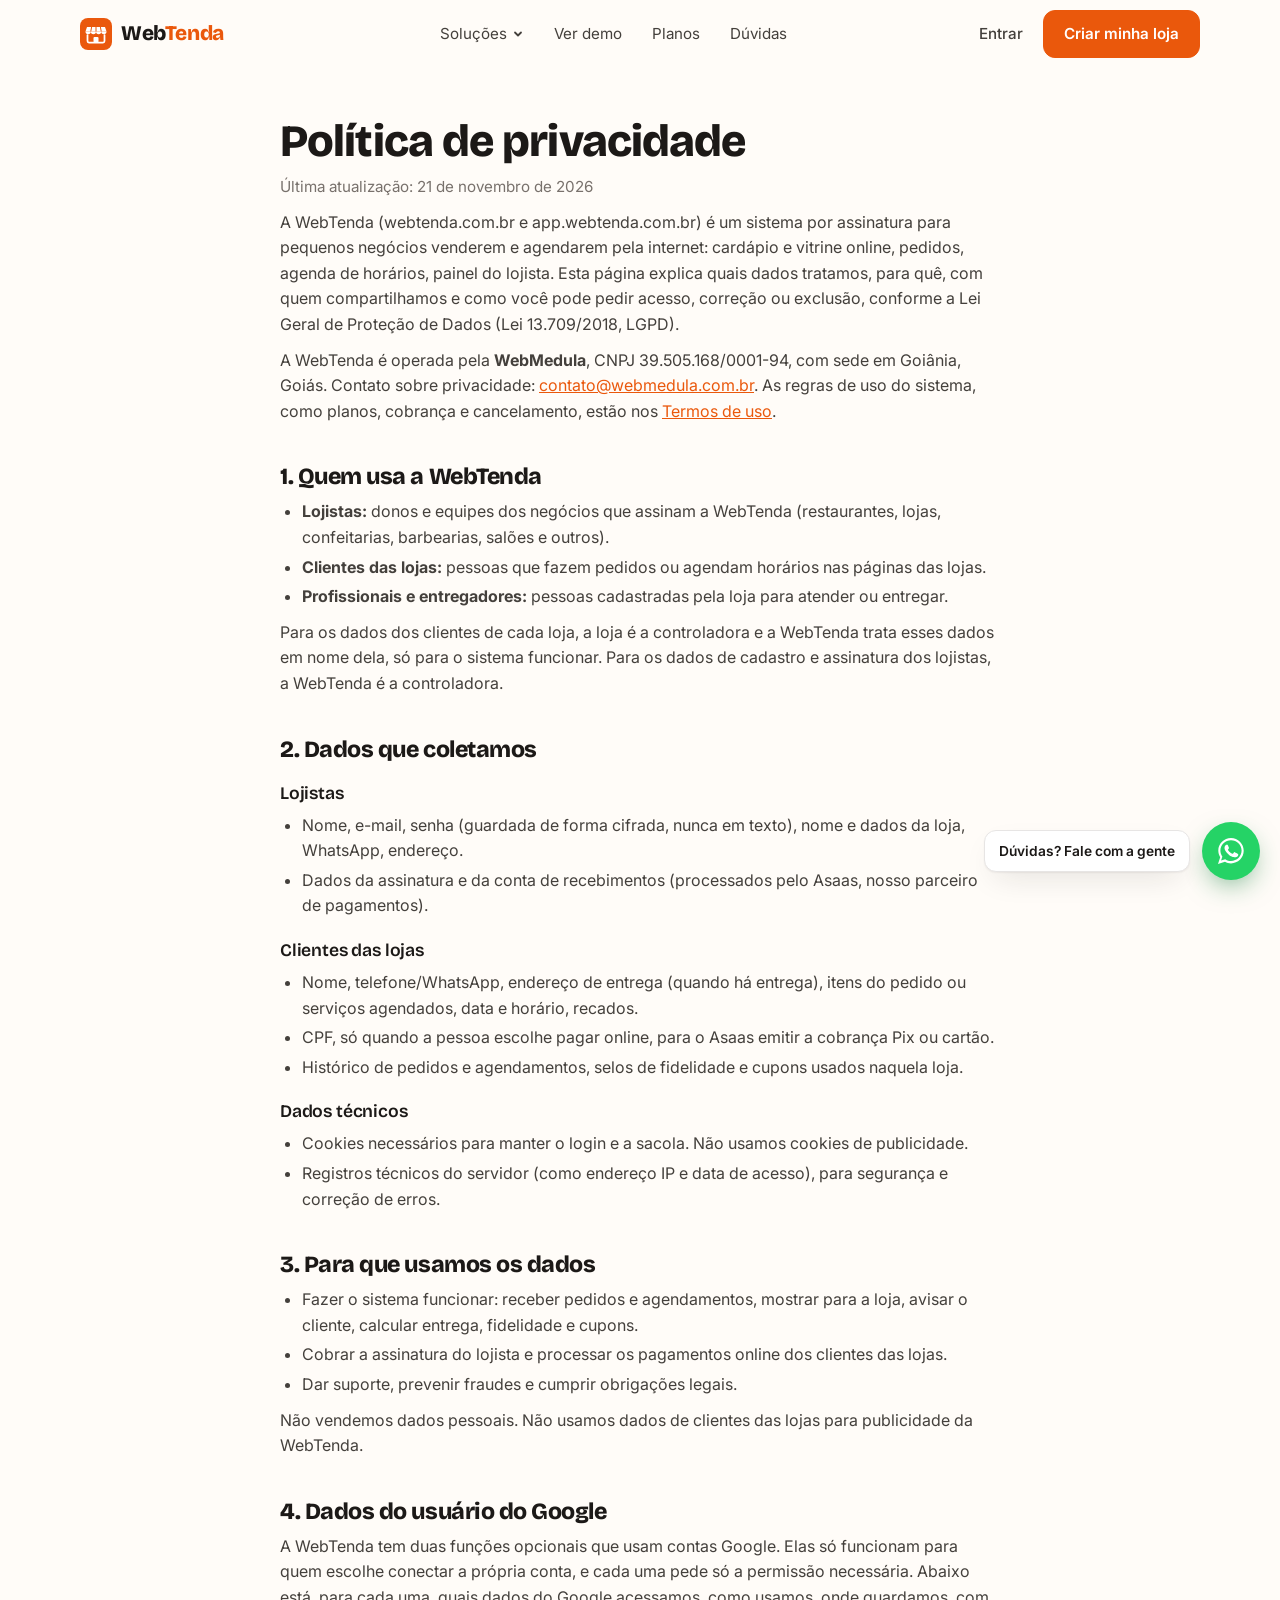
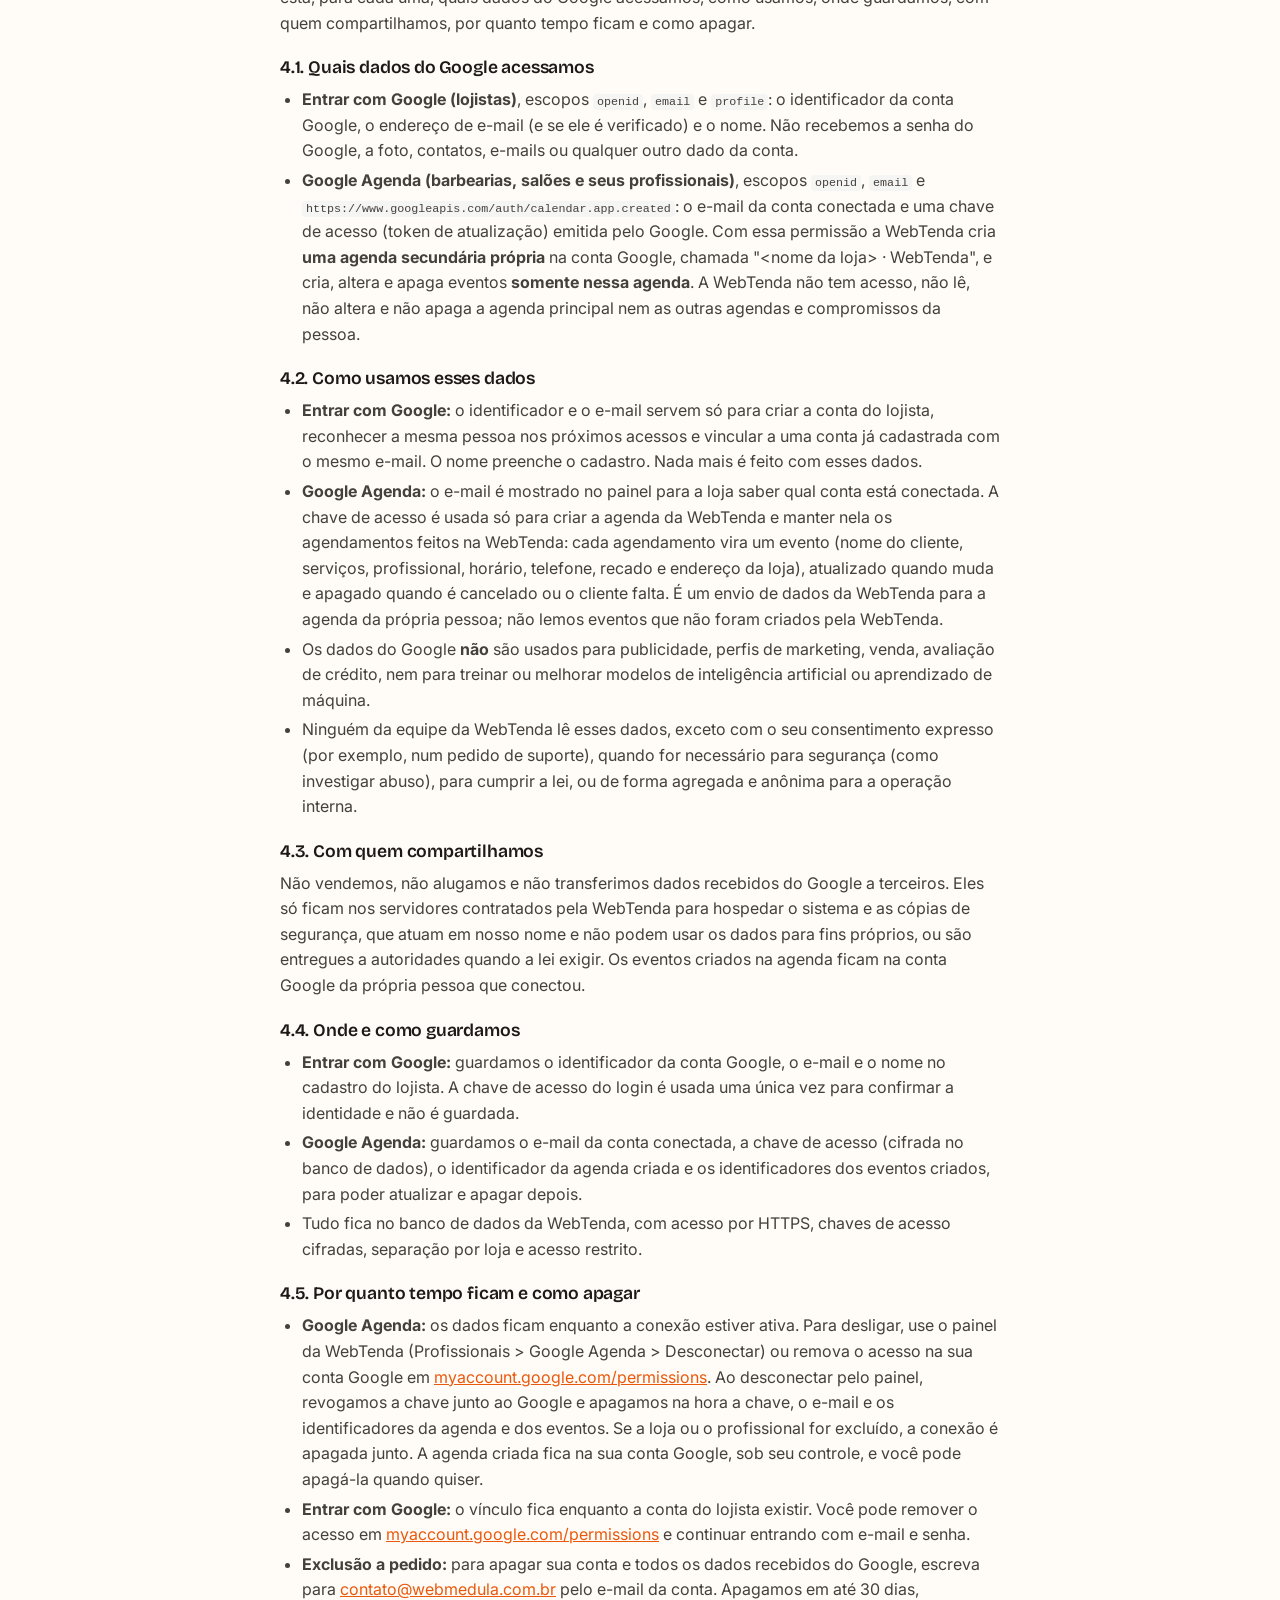
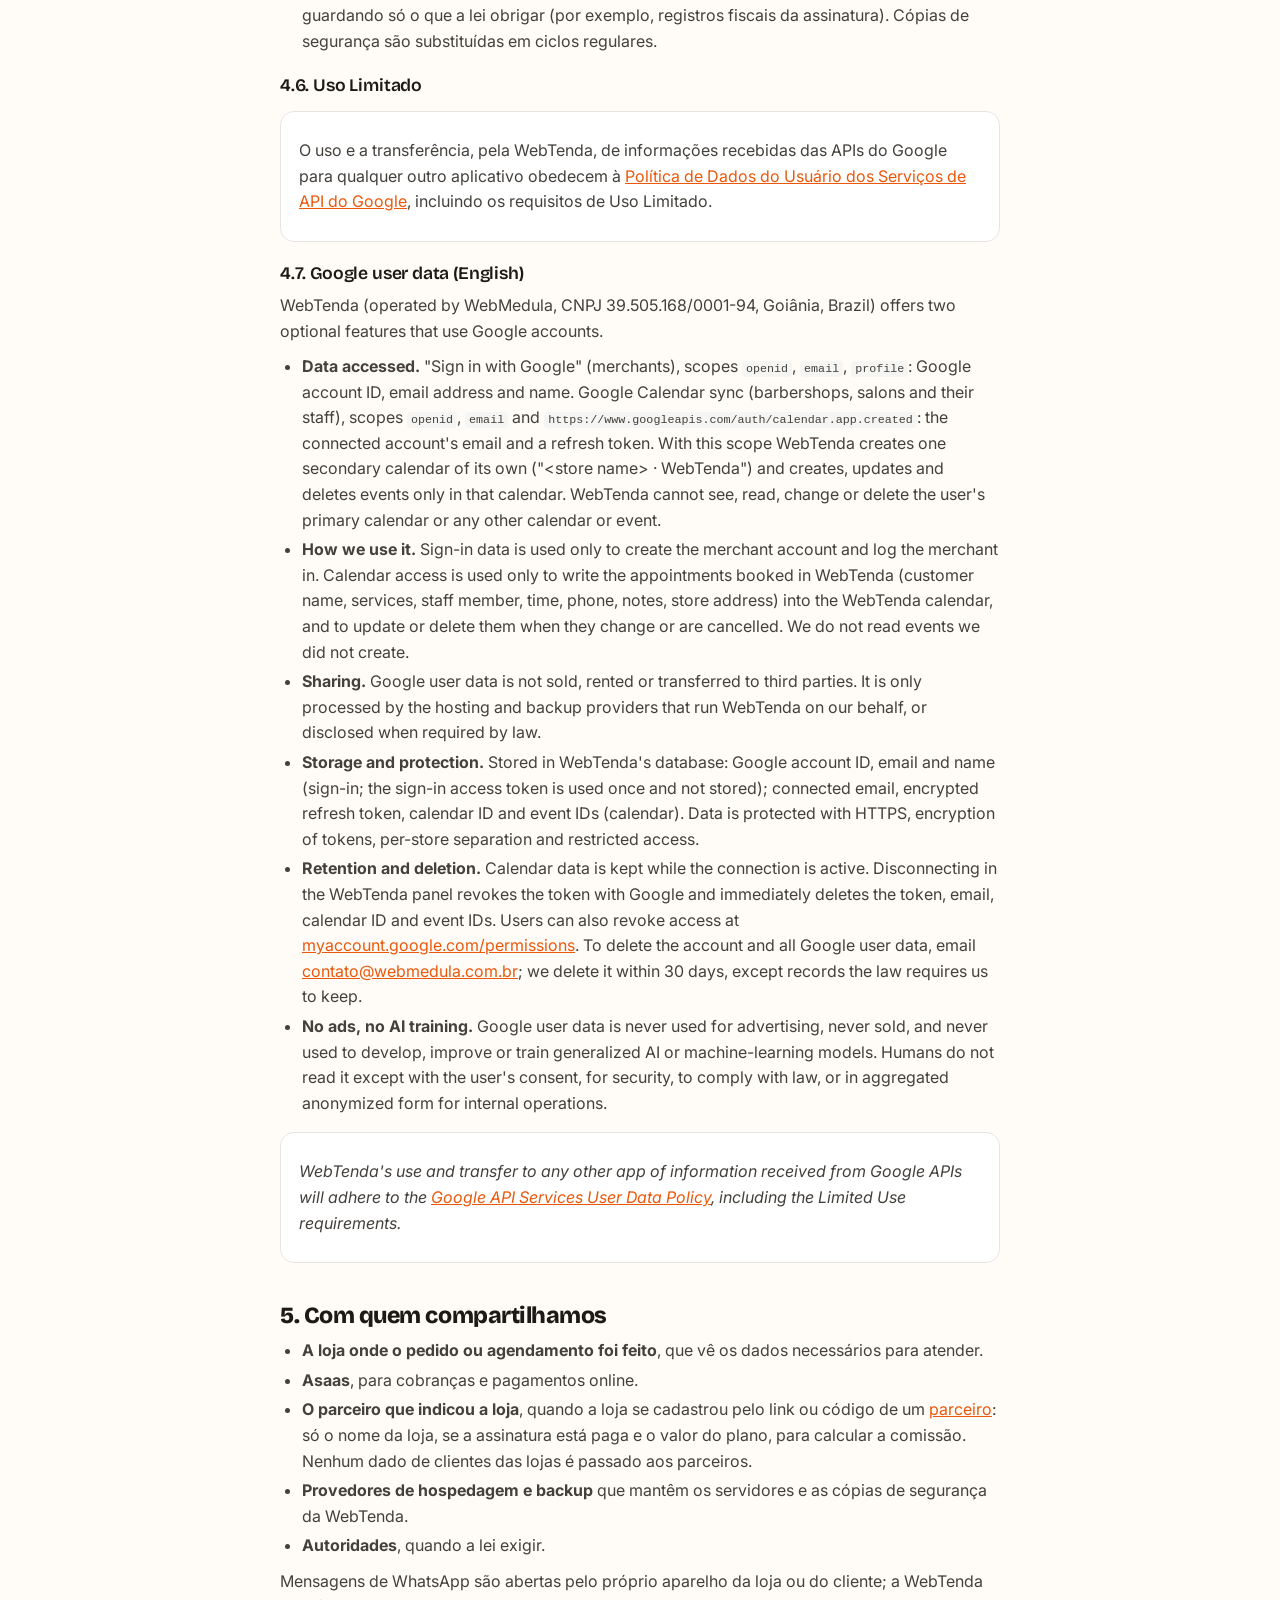
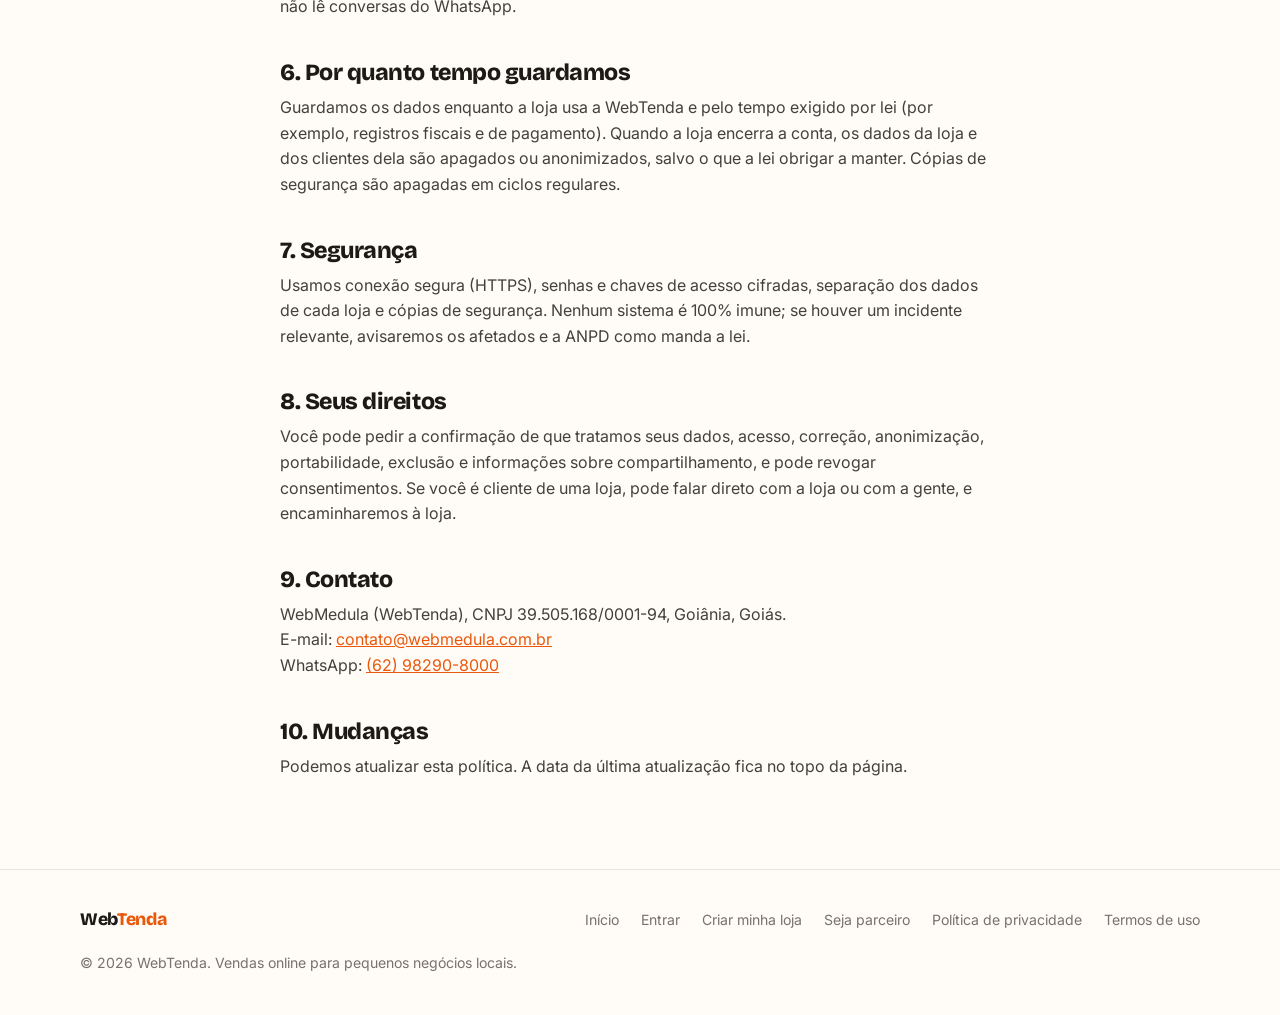
<file: privacidade/index.html>
<!doctype html>
<html lang="pt-BR">
<head>
<meta charset="utf-8">
<meta name="viewport" content="width=device-width, initial-scale=1">
<title>Política de privacidade | WebTenda</title>
<meta name="description" content="Como a WebTenda coleta, usa, guarda e protege os dados de lojistas e clientes, incluindo os dados do usuário do Google (Entrar com Google e Google Agenda).">
<link rel="canonical" href="https://webtenda.com.br/privacidade/">
<link rel="icon" href="../assets/favicon.svg" type="image/svg+xml">
<link rel="apple-touch-icon" href="../assets/apple-touch-icon.png">
<link rel="preconnect" href="https://fonts.googleapis.com">
<link rel="preconnect" href="https://fonts.gstatic.com" crossorigin>
<link href="https://fonts.googleapis.com/css2?family=Bricolage+Grotesque:opsz,wght@12..96,600;12..96,800&family=Inter:wght@400;500;600&display=swap" rel="stylesheet">
<link rel="stylesheet" href="../style.css">
<style>
  .doc{max-width:760px;margin:0 auto;padding:48px 20px 80px}
  .doc h1{font-size:clamp(2rem,5vw,2.8rem);margin-bottom:8px}
  .doc h2{font-size:1.45rem;margin:40px 0 10px}
  .doc h3{font-size:1.1rem;margin:22px 0 6px}
  .doc p,.doc li{color:var(--ink-2)}
  .doc p{margin:10px 0}
  .doc ul{margin:10px 0 10px 22px;list-style:disc}
  .doc li{margin:4px 0}
  .doc a{color:var(--brand);text-decoration:underline}
  .doc .upd{color:var(--mute);font-size:.95rem}
  .doc code{overflow-wrap:anywhere;font-size:.9em;background:#f5f5f4;padding:1px 4px;border-radius:4px}
  .doc a{overflow-wrap:anywhere}
  .doc .box{background:#fff;border:1px solid var(--line);border-radius:14px;padding:16px 18px;margin:16px 0}
</style>
</head>
<body>

<header class="nav" id="topo">
  <div class="wrap nav-in">
    <a href="../" class="logo" aria-label="WebTenda, início">
      <svg viewBox="0 0 64 64" aria-hidden="true"><rect width="64" height="64" rx="16" fill="#ea580c"/><path d="M14 18h36l3 9H11z" fill="#fff"/><path d="M11 27a5.25 5.25 0 0 0 10.5 0a5.25 5.25 0 0 0 10.5 0a5.25 5.25 0 0 0 10.5 0a5.25 5.25 0 0 0 10.5 0z" fill="#fff"/><path d="M23.25 18 21.5 27M40.75 18l1.75 9M32 18v9" stroke="#ea580c" stroke-width="2"/><path d="M15 34v12a3 3 0 0 0 3 3h28a3 3 0 0 0 3-3V34" stroke="#fff" stroke-width="3.5" fill="none" stroke-linecap="round"/><rect x="27" y="38" width="10" height="11" rx="2" fill="#fff"/></svg>
      <span>Web<b>Tenda</b></span>
    </a>
    <button class="nav-burger" type="button" aria-label="Abrir menu" aria-expanded="false" aria-controls="menu"><span></span><span></span><span></span></button>
    <div class="nav-menu" id="menu">
      <nav class="nav-links" aria-label="Menu principal">
        <div class="nav-drop">
          <button type="button" class="nav-drop-btn" aria-expanded="false" aria-controls="solucoes">Soluções <svg viewBox="0 0 12 12" aria-hidden="true"><path d="m3 4.5 3 3 3-3"/></svg></button>
          <div class="nav-panel" id="solucoes">
          <a href="../delivery/" class="sol sol-delivery"><span class="sol-ico"><svg viewBox="0 0 24 24" aria-hidden="true"><path d="M5 17a2 2 0 1 0 4 0a2 2 0 1 0-4 0M15 17a2 2 0 1 0 4 0a2 2 0 1 0-4 0"/><path d="M9 17h6M17 15V9h-3M3 13V7h8v6M14 9l3 6M3 13h8"/></svg></span><span><strong>Delivery</strong><small>Cardápio no seu link, sem comissão por pedido</small></span></a>
          <a href="../mesa/" class="sol sol-mesa"><span class="sol-ico"><svg viewBox="0 0 24 24" aria-hidden="true"><rect x="4" y="4" width="6" height="6" rx="1"/><rect x="14" y="4" width="6" height="6" rx="1"/><rect x="4" y="14" width="6" height="6" rx="1"/><path d="M14 14h2v2h-2zM18 18h2v2h-2zM14 18h2M18 14h2"/></svg></span><span><strong>Pedido na mesa</strong><small>O cliente pede pelo QR code, sem esperar o garçom</small></span></a>
          <a href="../encomendas/" class="sol sol-encomendas"><span class="sol-ico"><svg viewBox="0 0 24 24" aria-hidden="true"><path d="M4 20h16M5 20v-7h14v7M5 16c2 1 3-1 4.7 0s3 1 4.6 0s3-1 4.7 0M12 13V9M12 6.5c-.8-1 0-2.5 0-2.5s.8 1.5 0 2.5z"/></svg></span><span><strong>Encomendas</strong><small>Bolos, doces e marmitas com dia marcado e sinal</small></span></a>
          <a href="../barbearia/" class="sol sol-barbearia"><span class="sol-ico"><svg viewBox="0 0 24 24" aria-hidden="true"><circle cx="6" cy="6" r="2.5"/><circle cx="6" cy="18" r="2.5"/><path d="M8 7.5 20 17M8 16.5 20 7"/></svg></span><span><strong>Barbearias e salões</strong><small>Agenda online com lembrete e menos furos</small></span></a>
          <a href="../loja/" class="sol sol-loja"><span class="sol-ico"><svg viewBox="0 0 24 24" aria-hidden="true"><path d="M8 4 4 6.5 5.5 10 7 9.3V20h10V9.3l1.5.7L20 6.5 16 4c-.5 1.5-2 2.5-4 2.5S8.5 5.5 8 4z"/></svg></span><span><strong>Lojas de roupa</strong><small>Catálogo com o pedido chegando no WhatsApp</small></span></a>
          </div>
        </div>
        <a href="../#demo">Ver demo</a>
        <a href="../#planos">Planos</a>
        <a href="../#duvidas">Dúvidas</a>
      </nav>
      <div class="nav-cta">
        <a href="https://app.webtenda.com.br/entrar" class="nav-login">Entrar</a>
        <a href="https://app.webtenda.com.br/cadastro" class="btn">Criar minha loja</a>
      </div>
    </div>
  </div>
</header>

<main class="doc">
  <h1>Política de privacidade</h1>
  <p class="upd">Última atualização: 21 de novembro de 2026</p>

  <p>A WebTenda (webtenda.com.br e app.webtenda.com.br) é um sistema por assinatura para pequenos negócios venderem e agendarem pela internet: cardápio e vitrine online, pedidos, agenda de horários, painel do lojista. Esta página explica quais dados tratamos, para quê, com quem compartilhamos e como você pode pedir acesso, correção ou exclusão, conforme a Lei Geral de Proteção de Dados (Lei 13.709/2018, LGPD).</p>
  <p>A WebTenda é operada pela <strong>WebMedula</strong>, CNPJ 39.505.168/0001-94, com sede em Goiânia, Goiás. Contato sobre privacidade: <a href="mailto:contato@webmedula.com.br">contato@webmedula.com.br</a>. As regras de uso do sistema, como planos, cobrança e cancelamento, estão nos <a href="../termos/">Termos de uso</a>.</p>

  <h2>1. Quem usa a WebTenda</h2>
  <ul>
    <li><strong>Lojistas:</strong> donos e equipes dos negócios que assinam a WebTenda (restaurantes, lojas, confeitarias, barbearias, salões e outros).</li>
    <li><strong>Clientes das lojas:</strong> pessoas que fazem pedidos ou agendam horários nas páginas das lojas.</li>
    <li><strong>Profissionais e entregadores:</strong> pessoas cadastradas pela loja para atender ou entregar.</li>
  </ul>
  <p>Para os dados dos clientes de cada loja, a loja é a controladora e a WebTenda trata esses dados em nome dela, só para o sistema funcionar. Para os dados de cadastro e assinatura dos lojistas, a WebTenda é a controladora.</p>

  <h2>2. Dados que coletamos</h2>
  <h3>Lojistas</h3>
  <ul>
    <li>Nome, e-mail, senha (guardada de forma cifrada, nunca em texto), nome e dados da loja, WhatsApp, endereço.</li>
    <li>Dados da assinatura e da conta de recebimentos (processados pelo Asaas, nosso parceiro de pagamentos).</li>
  </ul>
  <h3>Clientes das lojas</h3>
  <ul>
    <li>Nome, telefone/WhatsApp, endereço de entrega (quando há entrega), itens do pedido ou serviços agendados, data e horário, recados.</li>
    <li>CPF, só quando a pessoa escolhe pagar online, para o Asaas emitir a cobrança Pix ou cartão.</li>
    <li>Histórico de pedidos e agendamentos, selos de fidelidade e cupons usados naquela loja.</li>
  </ul>
  <h3>Dados técnicos</h3>
  <ul>
    <li>Cookies necessários para manter o login e a sacola. Não usamos cookies de publicidade.</li>
    <li>Registros técnicos do servidor (como endereço IP e data de acesso), para segurança e correção de erros.</li>
  </ul>

  <h2>3. Para que usamos os dados</h2>
  <ul>
    <li>Fazer o sistema funcionar: receber pedidos e agendamentos, mostrar para a loja, avisar o cliente, calcular entrega, fidelidade e cupons.</li>
    <li>Cobrar a assinatura do lojista e processar os pagamentos online dos clientes das lojas.</li>
    <li>Dar suporte, prevenir fraudes e cumprir obrigações legais.</li>
  </ul>
  <p>Não vendemos dados pessoais. Não usamos dados de clientes das lojas para publicidade da WebTenda.</p>

  <h2 id="google">4. Dados do usuário do Google</h2>
  <p>A WebTenda tem duas funções opcionais que usam contas Google. Elas só funcionam para quem escolhe conectar a própria conta, e cada uma pede só a permissão necessária. Abaixo está, para cada uma, quais dados do Google acessamos, como usamos, onde guardamos, com quem compartilhamos, por quanto tempo ficam e como apagar.</p>

  <h3>4.1. Quais dados do Google acessamos</h3>
  <ul>
    <li><strong>Entrar com Google (lojistas)</strong>, escopos <code>openid</code>, <code>email</code> e <code>profile</code>: o identificador da conta Google, o endereço de e-mail (e se ele é verificado) e o nome. Não recebemos a senha do Google, a foto, contatos, e-mails ou qualquer outro dado da conta.</li>
    <li><strong>Google Agenda (barbearias, salões e seus profissionais)</strong>, escopos <code>openid</code>, <code>email</code> e <code>https://www.googleapis.com/auth/calendar.app.created</code>: o e-mail da conta conectada e uma chave de acesso (token de atualização) emitida pelo Google. Com essa permissão a WebTenda cria <strong>uma agenda secundária própria</strong> na conta Google, chamada "&lt;nome da loja&gt; · WebTenda", e cria, altera e apaga eventos <strong>somente nessa agenda</strong>. A WebTenda não tem acesso, não lê, não altera e não apaga a agenda principal nem as outras agendas e compromissos da pessoa.</li>
  </ul>

  <h3>4.2. Como usamos esses dados</h3>
  <ul>
    <li><strong>Entrar com Google:</strong> o identificador e o e-mail servem só para criar a conta do lojista, reconhecer a mesma pessoa nos próximos acessos e vincular a uma conta já cadastrada com o mesmo e-mail. O nome preenche o cadastro. Nada mais é feito com esses dados.</li>
    <li><strong>Google Agenda:</strong> o e-mail é mostrado no painel para a loja saber qual conta está conectada. A chave de acesso é usada só para criar a agenda da WebTenda e manter nela os agendamentos feitos na WebTenda: cada agendamento vira um evento (nome do cliente, serviços, profissional, horário, telefone, recado e endereço da loja), atualizado quando muda e apagado quando é cancelado ou o cliente falta. É um envio de dados da WebTenda para a agenda da própria pessoa; não lemos eventos que não foram criados pela WebTenda.</li>
    <li>Os dados do Google <strong>não</strong> são usados para publicidade, perfis de marketing, venda, avaliação de crédito, nem para treinar ou melhorar modelos de inteligência artificial ou aprendizado de máquina.</li>
    <li>Ninguém da equipe da WebTenda lê esses dados, exceto com o seu consentimento expresso (por exemplo, num pedido de suporte), quando for necessário para segurança (como investigar abuso), para cumprir a lei, ou de forma agregada e anônima para a operação interna.</li>
  </ul>

  <h3>4.3. Com quem compartilhamos</h3>
  <p>Não vendemos, não alugamos e não transferimos dados recebidos do Google a terceiros. Eles só ficam nos servidores contratados pela WebTenda para hospedar o sistema e as cópias de segurança, que atuam em nosso nome e não podem usar os dados para fins próprios, ou são entregues a autoridades quando a lei exigir. Os eventos criados na agenda ficam na conta Google da própria pessoa que conectou.</p>

  <h3>4.4. Onde e como guardamos</h3>
  <ul>
    <li><strong>Entrar com Google:</strong> guardamos o identificador da conta Google, o e-mail e o nome no cadastro do lojista. A chave de acesso do login é usada uma única vez para confirmar a identidade e não é guardada.</li>
    <li><strong>Google Agenda:</strong> guardamos o e-mail da conta conectada, a chave de acesso (cifrada no banco de dados), o identificador da agenda criada e os identificadores dos eventos criados, para poder atualizar e apagar depois.</li>
    <li>Tudo fica no banco de dados da WebTenda, com acesso por HTTPS, chaves de acesso cifradas, separação por loja e acesso restrito.</li>
  </ul>

  <h3>4.5. Por quanto tempo ficam e como apagar</h3>
  <ul>
    <li><strong>Google Agenda:</strong> os dados ficam enquanto a conexão estiver ativa. Para desligar, use o painel da WebTenda (Profissionais &gt; Google Agenda &gt; Desconectar) ou remova o acesso na sua conta Google em <a href="https://myaccount.google.com/permissions" rel="noopener">myaccount.google.com/permissions</a>. Ao desconectar pelo painel, revogamos a chave junto ao Google e apagamos na hora a chave, o e-mail e os identificadores da agenda e dos eventos. Se a loja ou o profissional for excluído, a conexão é apagada junto. A agenda criada fica na sua conta Google, sob seu controle, e você pode apagá-la quando quiser.</li>
    <li><strong>Entrar com Google:</strong> o vínculo fica enquanto a conta do lojista existir. Você pode remover o acesso em <a href="https://myaccount.google.com/permissions" rel="noopener">myaccount.google.com/permissions</a> e continuar entrando com e-mail e senha.</li>
    <li><strong>Exclusão a pedido:</strong> para apagar sua conta e todos os dados recebidos do Google, escreva para <a href="mailto:contato@webmedula.com.br">contato@webmedula.com.br</a> pelo e-mail da conta. Apagamos em até 30 dias, guardando só o que a lei obrigar (por exemplo, registros fiscais da assinatura). Cópias de segurança são substituídas em ciclos regulares.</li>
  </ul>

  <h3>4.6. Uso Limitado</h3>
  <div class="box">
    <p>O uso e a transferência, pela WebTenda, de informações recebidas das APIs do Google para qualquer outro aplicativo obedecem à <a href="https://developers.google.com/terms/api-services-user-data-policy" rel="noopener">Política de Dados do Usuário dos Serviços de API do Google</a>, incluindo os requisitos de Uso Limitado.</p>
  </div>

  <section lang="en" id="google-user-data">
    <h3>4.7. Google user data (English)</h3>
    <p>WebTenda (operated by WebMedula, CNPJ 39.505.168/0001-94, Goiânia, Brazil) offers two optional features that use Google accounts.</p>
    <ul>
      <li><strong>Data accessed.</strong> "Sign in with Google" (merchants), scopes <code>openid</code>, <code>email</code>, <code>profile</code>: Google account ID, email address and name. Google Calendar sync (barbershops, salons and their staff), scopes <code>openid</code>, <code>email</code> and <code>https://www.googleapis.com/auth/calendar.app.created</code>: the connected account's email and a refresh token. With this scope WebTenda creates one secondary calendar of its own ("&lt;store name&gt; · WebTenda") and creates, updates and deletes events only in that calendar. WebTenda cannot see, read, change or delete the user's primary calendar or any other calendar or event.</li>
      <li><strong>How we use it.</strong> Sign-in data is used only to create the merchant account and log the merchant in. Calendar access is used only to write the appointments booked in WebTenda (customer name, services, staff member, time, phone, notes, store address) into the WebTenda calendar, and to update or delete them when they change or are cancelled. We do not read events we did not create.</li>
      <li><strong>Sharing.</strong> Google user data is not sold, rented or transferred to third parties. It is only processed by the hosting and backup providers that run WebTenda on our behalf, or disclosed when required by law.</li>
      <li><strong>Storage and protection.</strong> Stored in WebTenda's database: Google account ID, email and name (sign-in; the sign-in access token is used once and not stored); connected email, encrypted refresh token, calendar ID and event IDs (calendar). Data is protected with HTTPS, encryption of tokens, per-store separation and restricted access.</li>
      <li><strong>Retention and deletion.</strong> Calendar data is kept while the connection is active. Disconnecting in the WebTenda panel revokes the token with Google and immediately deletes the token, email, calendar ID and event IDs. Users can also revoke access at <a href="https://myaccount.google.com/permissions" rel="noopener">myaccount.google.com/permissions</a>. To delete the account and all Google user data, email <a href="mailto:contato@webmedula.com.br">contato@webmedula.com.br</a>; we delete it within 30 days, except records the law requires us to keep.</li>
      <li><strong>No ads, no AI training.</strong> Google user data is never used for advertising, never sold, and never used to develop, improve or train generalized AI or machine-learning models. Humans do not read it except with the user's consent, for security, to comply with law, or in aggregated anonymized form for internal operations.</li>
    </ul>
    <div class="box">
      <p><em>WebTenda's use and transfer to any other app of information received from Google APIs will adhere to the <a href="https://developers.google.com/terms/api-services-user-data-policy" rel="noopener">Google API Services User Data Policy</a>, including the Limited Use requirements.</em></p>
    </div>
  </section>

  <h2>5. Com quem compartilhamos</h2>
  <ul>
    <li><strong>A loja onde o pedido ou agendamento foi feito</strong>, que vê os dados necessários para atender.</li>
    <li><strong>Asaas</strong>, para cobranças e pagamentos online.</li>
    <li><strong>O parceiro que indicou a loja</strong>, quando a loja se cadastrou pelo link ou código de um <a href="../parceiros/">parceiro</a>: só o nome da loja, se a assinatura está paga e o valor do plano, para calcular a comissão. Nenhum dado de clientes das lojas é passado aos parceiros.</li>
    <li><strong>Provedores de hospedagem e backup</strong> que mantêm os servidores e as cópias de segurança da WebTenda.</li>
    <li><strong>Autoridades</strong>, quando a lei exigir.</li>
  </ul>
  <p>Mensagens de WhatsApp são abertas pelo próprio aparelho da loja ou do cliente; a WebTenda não lê conversas do WhatsApp.</p>

  <h2>6. Por quanto tempo guardamos</h2>
  <p>Guardamos os dados enquanto a loja usa a WebTenda e pelo tempo exigido por lei (por exemplo, registros fiscais e de pagamento). Quando a loja encerra a conta, os dados da loja e dos clientes dela são apagados ou anonimizados, salvo o que a lei obrigar a manter. Cópias de segurança são apagadas em ciclos regulares.</p>

  <h2>7. Segurança</h2>
  <p>Usamos conexão segura (HTTPS), senhas e chaves de acesso cifradas, separação dos dados de cada loja e cópias de segurança. Nenhum sistema é 100% imune; se houver um incidente relevante, avisaremos os afetados e a ANPD como manda a lei.</p>

  <h2>8. Seus direitos</h2>
  <p>Você pode pedir a confirmação de que tratamos seus dados, acesso, correção, anonimização, portabilidade, exclusão e informações sobre compartilhamento, e pode revogar consentimentos. Se você é cliente de uma loja, pode falar direto com a loja ou com a gente, e encaminharemos à loja.</p>

  <h2>9. Contato</h2>
  <p>WebMedula (WebTenda), CNPJ 39.505.168/0001-94, Goiânia, Goiás.<br>E-mail: <a href="mailto:contato@webmedula.com.br">contato@webmedula.com.br</a><br>WhatsApp: <a href="https://wa.me/5562982908000" rel="noopener">(62) 98290-8000</a></p>

  <h2>10. Mudanças</h2>
  <p>Podemos atualizar esta política. A data da última atualização fica no topo da página.</p>
</main>

<footer class="foot">
  <div class="wrap foot-in">
    <a href="../" class="logo logo-sm"><span>Web<b>Tenda</b></span></a>
    <nav aria-label="Rodapé">
      <a href="../">Início</a>
      <a href="https://app.webtenda.com.br/entrar">Entrar</a>
      <a href="https://app.webtenda.com.br/cadastro">Criar minha loja</a>
      <a href="../parceiros/">Seja parceiro</a>
      <a href="../privacidade/">Política de privacidade</a>
      <a href="../termos/">Termos de uso</a>
    </nav>
    <p>© <span id="ano">2026</span> WebTenda. Vendas online para pequenos negócios locais.</p>
  </div>
</footer>

<script src="../main.js" defer></script>
</body>
</html>
</file>
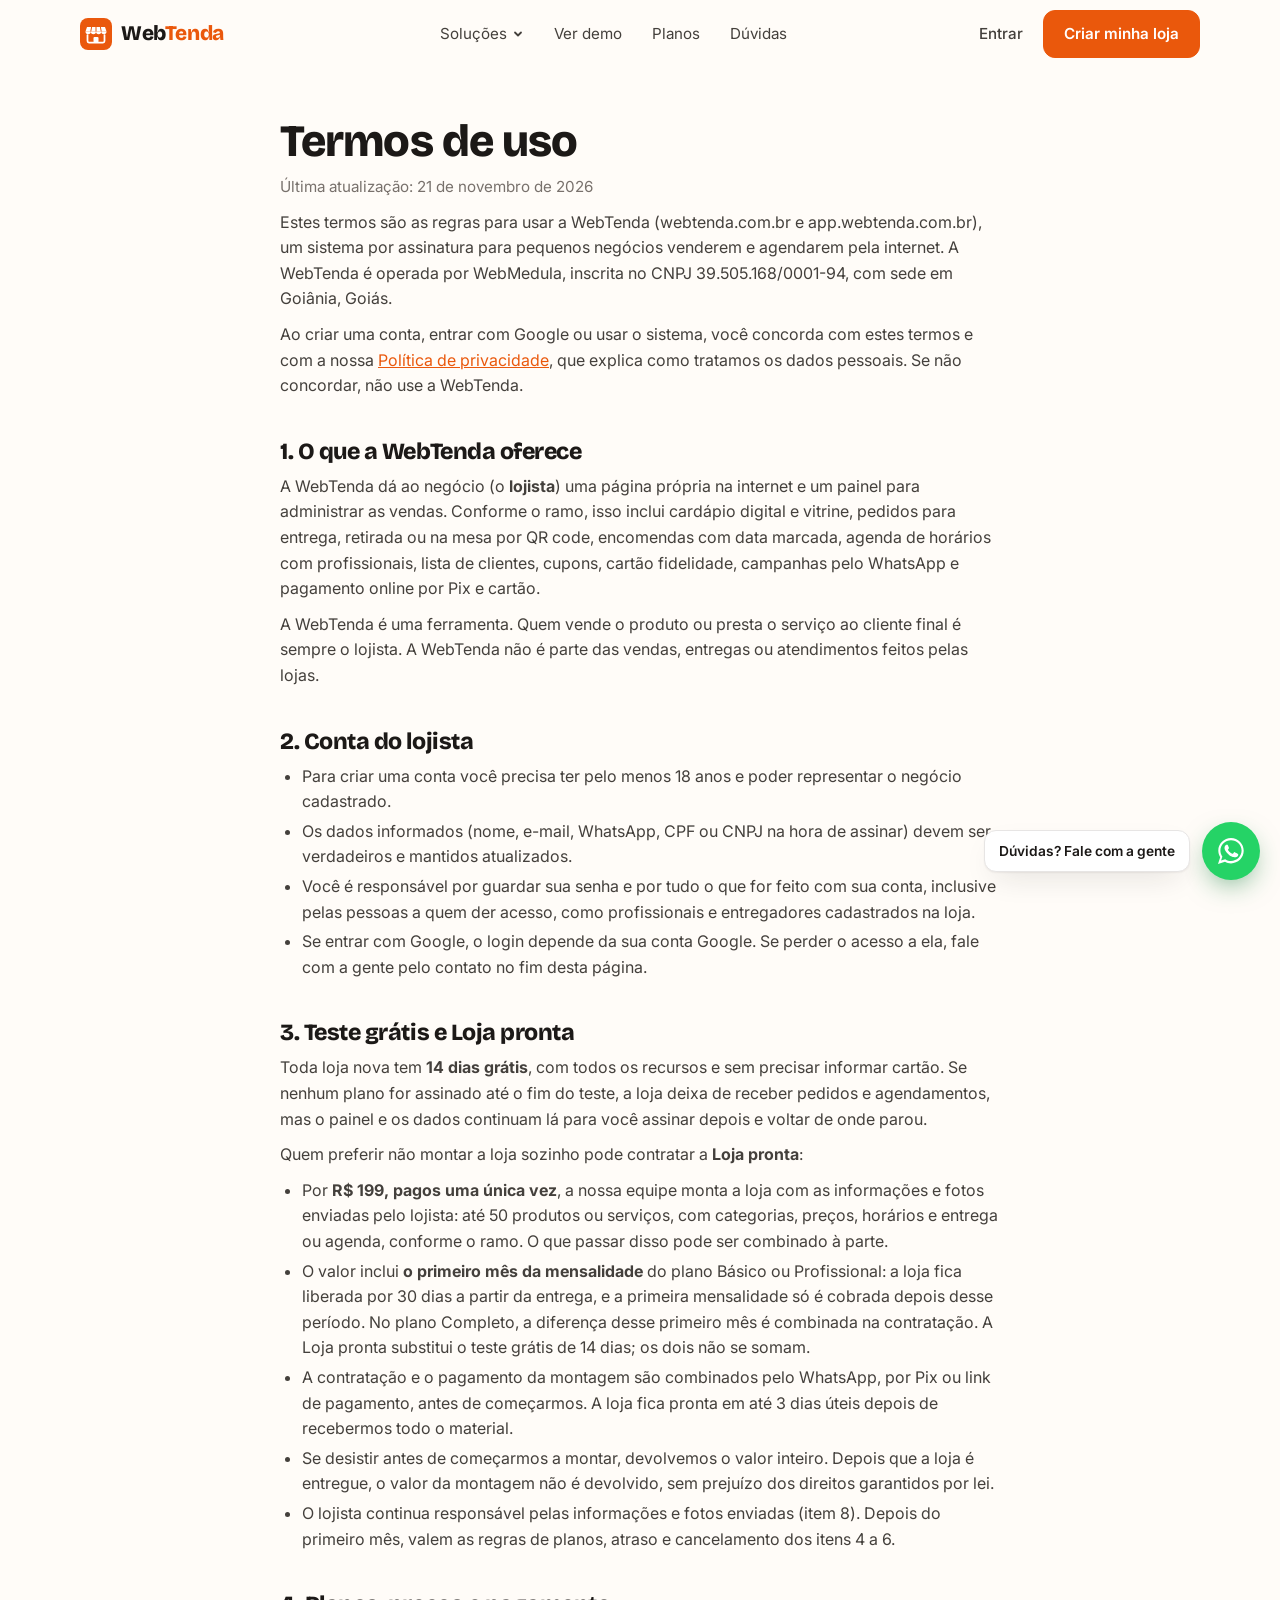
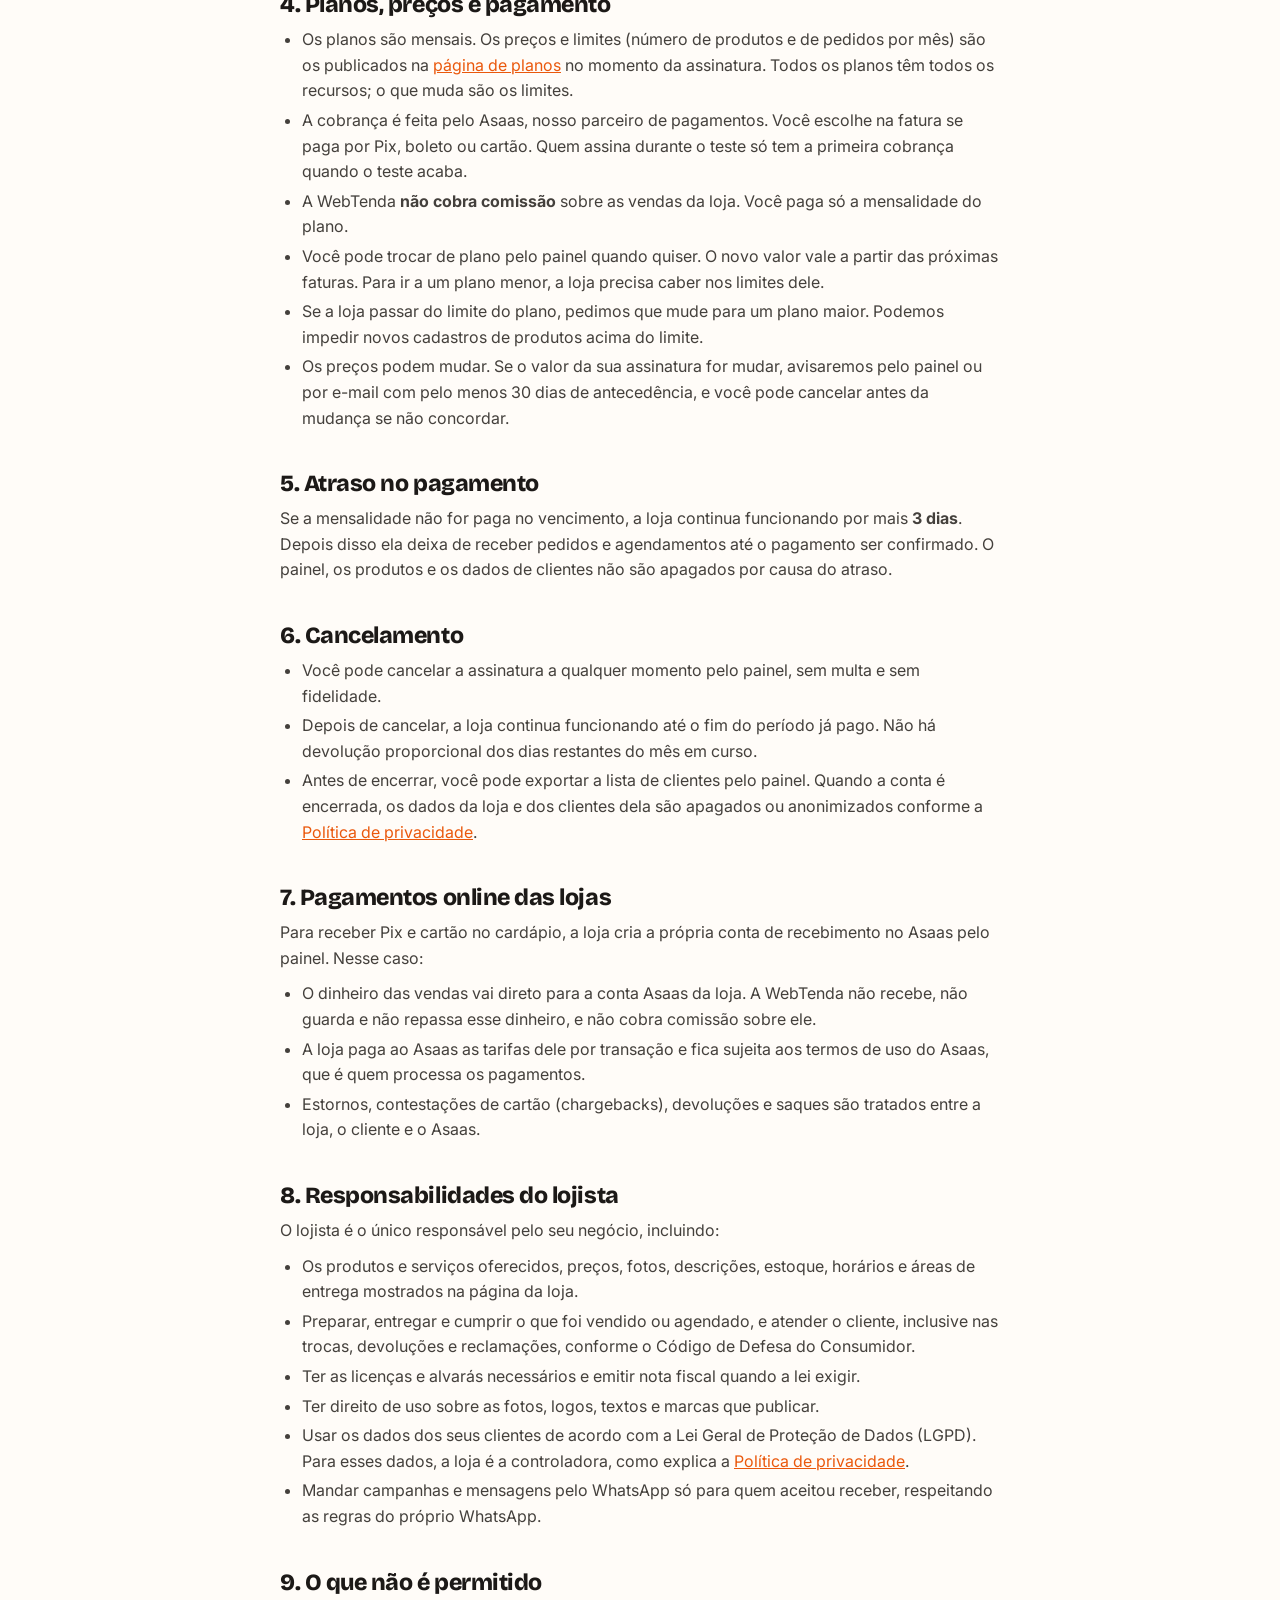
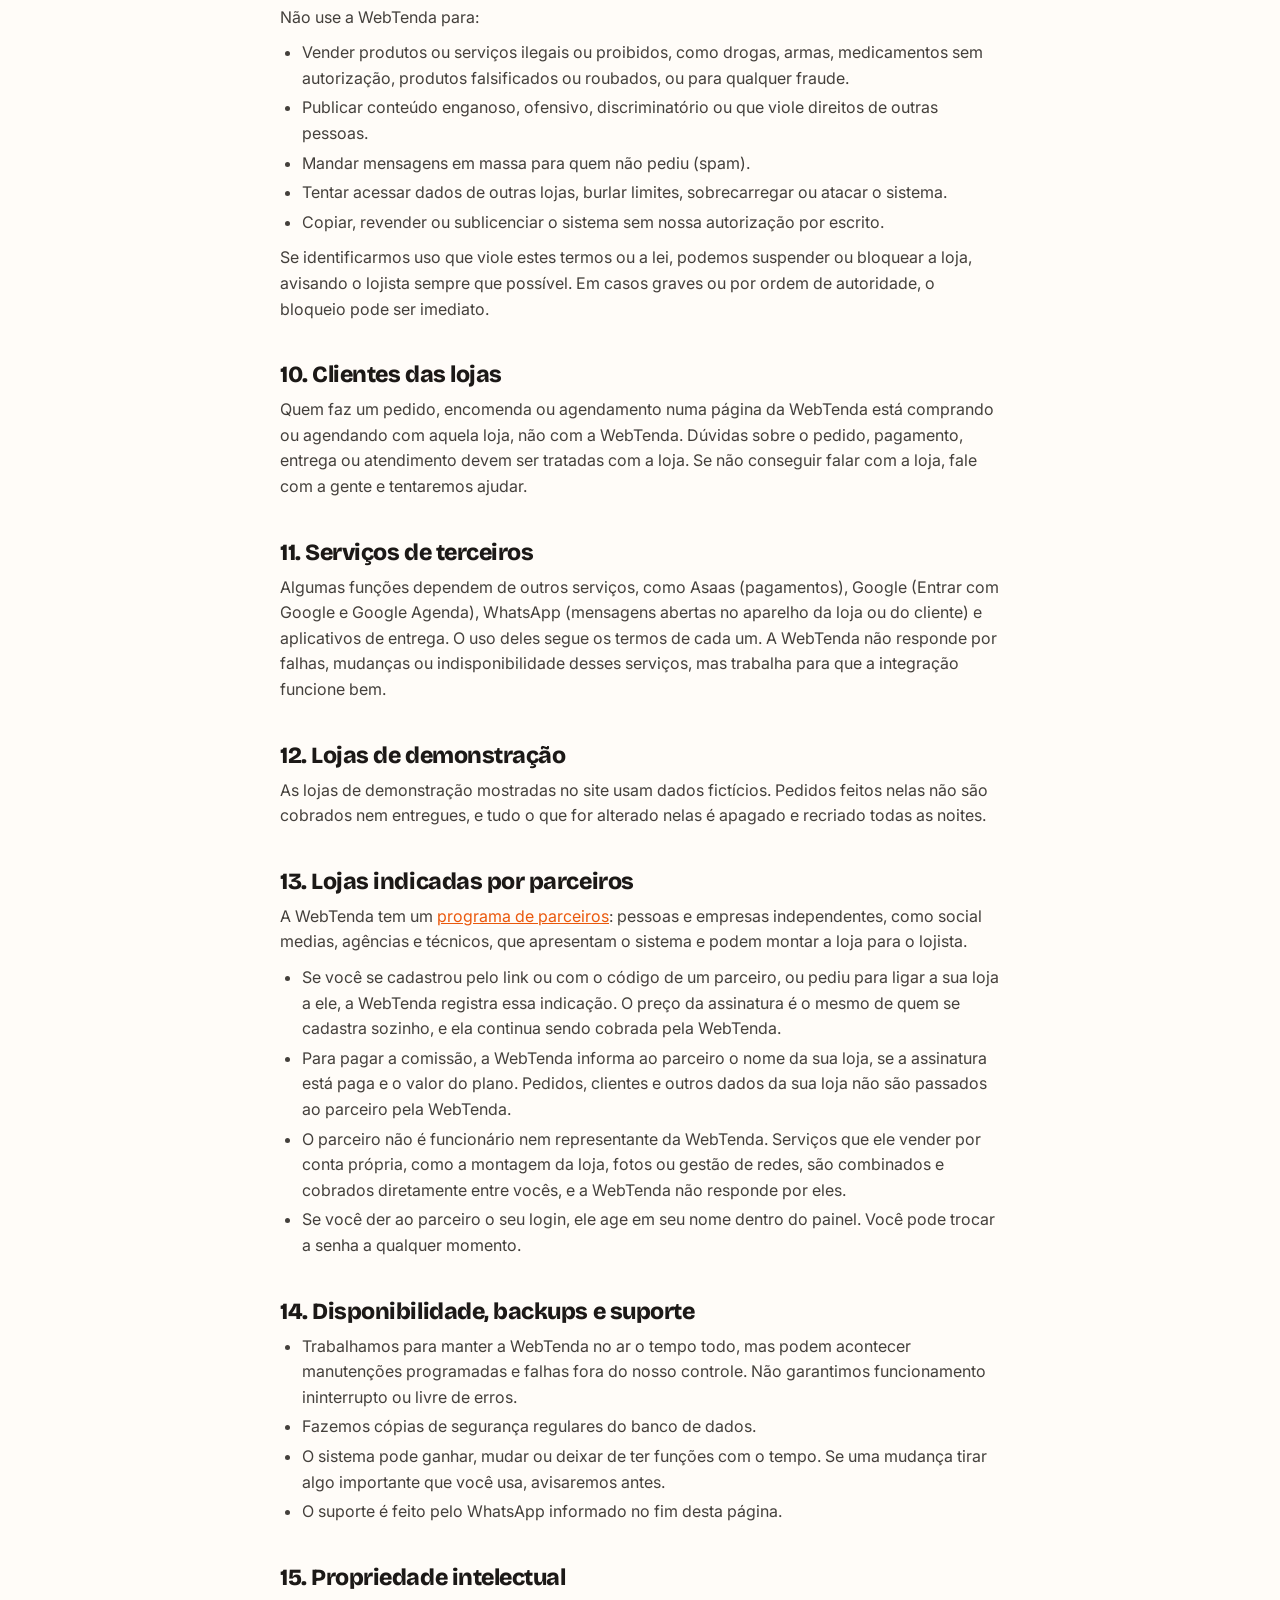
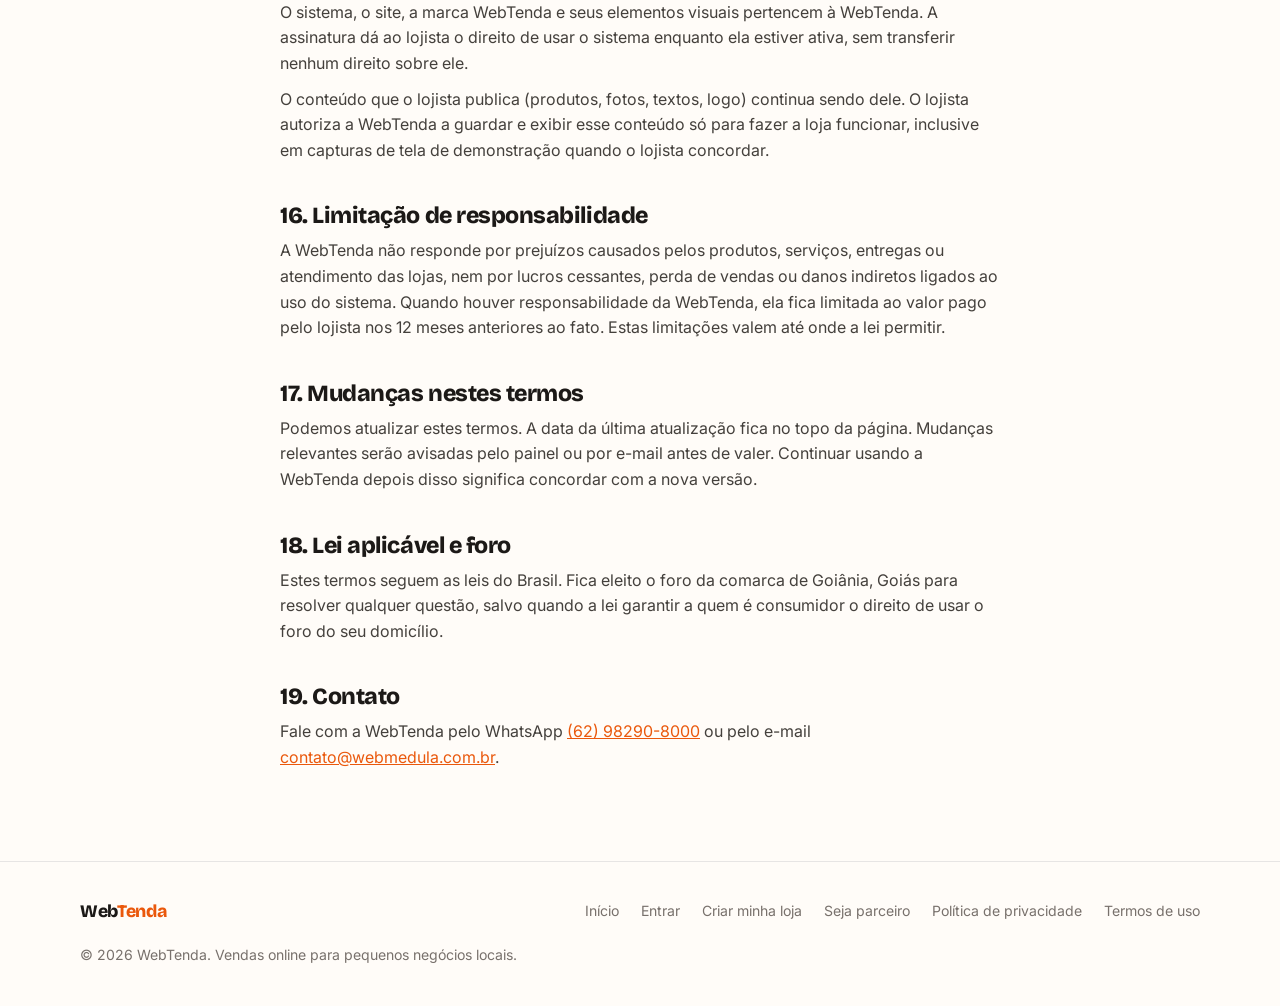
<file: termos/index.html>
<!doctype html>
<html lang="pt-BR">
<head>
<meta charset="utf-8">
<meta name="viewport" content="width=device-width, initial-scale=1">
<title>Termos de uso | WebTenda</title>
<meta name="description" content="Regras de uso da WebTenda: teste grátis, Loja pronta, planos e cobrança, cancelamento, pagamentos online das lojas, responsabilidades e uso permitido do sistema.">
<link rel="canonical" href="https://webtenda.com.br/termos/">
<link rel="icon" href="../assets/favicon.svg" type="image/svg+xml">
<link rel="apple-touch-icon" href="../assets/apple-touch-icon.png">
<link rel="preconnect" href="https://fonts.googleapis.com">
<link rel="preconnect" href="https://fonts.gstatic.com" crossorigin>
<link href="https://fonts.googleapis.com/css2?family=Bricolage+Grotesque:opsz,wght@12..96,600;12..96,800&family=Inter:wght@400;500;600&display=swap" rel="stylesheet">
<link rel="stylesheet" href="../style.css">
<style>
  .doc{max-width:760px;margin:0 auto;padding:48px 20px 80px}
  .doc h1{font-size:clamp(2rem,5vw,2.8rem);margin-bottom:8px}
  .doc h2{font-size:1.45rem;margin:40px 0 10px}
  .doc h3{font-size:1.1rem;margin:22px 0 6px}
  .doc p,.doc li{color:var(--ink-2)}
  .doc p{margin:10px 0}
  .doc ul{margin:10px 0 10px 22px;list-style:disc}
  .doc li{margin:4px 0}
  .doc a{color:var(--brand);text-decoration:underline}
  .doc .upd{color:var(--mute);font-size:.95rem}
  .doc code{overflow-wrap:anywhere;font-size:.9em;background:#f5f5f4;padding:1px 4px;border-radius:4px}
  .doc a{overflow-wrap:anywhere}
  .doc .box{background:#fff;border:1px solid var(--line);border-radius:14px;padding:16px 18px;margin:16px 0}
  .doc .pend{background:#fef3c7;color:#92400e;border-radius:4px;padding:0 4px;font-weight:600}
</style>
</head>
<body>

<header class="nav" id="topo">
  <div class="wrap nav-in">
    <a href="../" class="logo" aria-label="WebTenda, início">
      <svg viewBox="0 0 64 64" aria-hidden="true"><rect width="64" height="64" rx="16" fill="#ea580c"/><path d="M14 18h36l3 9H11z" fill="#fff"/><path d="M11 27a5.25 5.25 0 0 0 10.5 0a5.25 5.25 0 0 0 10.5 0a5.25 5.25 0 0 0 10.5 0a5.25 5.25 0 0 0 10.5 0z" fill="#fff"/><path d="M23.25 18 21.5 27M40.75 18l1.75 9M32 18v9" stroke="#ea580c" stroke-width="2"/><path d="M15 34v12a3 3 0 0 0 3 3h28a3 3 0 0 0 3-3V34" stroke="#fff" stroke-width="3.5" fill="none" stroke-linecap="round"/><rect x="27" y="38" width="10" height="11" rx="2" fill="#fff"/></svg>
      <span>Web<b>Tenda</b></span>
    </a>
    <button class="nav-burger" type="button" aria-label="Abrir menu" aria-expanded="false" aria-controls="menu"><span></span><span></span><span></span></button>
    <div class="nav-menu" id="menu">
      <nav class="nav-links" aria-label="Menu principal">
        <div class="nav-drop">
          <button type="button" class="nav-drop-btn" aria-expanded="false" aria-controls="solucoes">Soluções <svg viewBox="0 0 12 12" aria-hidden="true"><path d="m3 4.5 3 3 3-3"/></svg></button>
          <div class="nav-panel" id="solucoes">
          <a href="../delivery/" class="sol sol-delivery"><span class="sol-ico"><svg viewBox="0 0 24 24" aria-hidden="true"><path d="M5 17a2 2 0 1 0 4 0a2 2 0 1 0-4 0M15 17a2 2 0 1 0 4 0a2 2 0 1 0-4 0"/><path d="M9 17h6M17 15V9h-3M3 13V7h8v6M14 9l3 6M3 13h8"/></svg></span><span><strong>Delivery</strong><small>Cardápio no seu link, sem comissão por pedido</small></span></a>
          <a href="../mesa/" class="sol sol-mesa"><span class="sol-ico"><svg viewBox="0 0 24 24" aria-hidden="true"><rect x="4" y="4" width="6" height="6" rx="1"/><rect x="14" y="4" width="6" height="6" rx="1"/><rect x="4" y="14" width="6" height="6" rx="1"/><path d="M14 14h2v2h-2zM18 18h2v2h-2zM14 18h2M18 14h2"/></svg></span><span><strong>Pedido na mesa</strong><small>O cliente pede pelo QR code, sem esperar o garçom</small></span></a>
          <a href="../encomendas/" class="sol sol-encomendas"><span class="sol-ico"><svg viewBox="0 0 24 24" aria-hidden="true"><path d="M4 20h16M5 20v-7h14v7M5 16c2 1 3-1 4.7 0s3 1 4.6 0s3-1 4.7 0M12 13V9M12 6.5c-.8-1 0-2.5 0-2.5s.8 1.5 0 2.5z"/></svg></span><span><strong>Encomendas</strong><small>Bolos, doces e marmitas com dia marcado e sinal</small></span></a>
          <a href="../barbearia/" class="sol sol-barbearia"><span class="sol-ico"><svg viewBox="0 0 24 24" aria-hidden="true"><circle cx="6" cy="6" r="2.5"/><circle cx="6" cy="18" r="2.5"/><path d="M8 7.5 20 17M8 16.5 20 7"/></svg></span><span><strong>Barbearias e salões</strong><small>Agenda online com lembrete e menos furos</small></span></a>
          <a href="../loja/" class="sol sol-loja"><span class="sol-ico"><svg viewBox="0 0 24 24" aria-hidden="true"><path d="M8 4 4 6.5 5.5 10 7 9.3V20h10V9.3l1.5.7L20 6.5 16 4c-.5 1.5-2 2.5-4 2.5S8.5 5.5 8 4z"/></svg></span><span><strong>Lojas de roupa</strong><small>Catálogo com o pedido chegando no WhatsApp</small></span></a>
          </div>
        </div>
        <a href="../#demo">Ver demo</a>
        <a href="../#planos">Planos</a>
        <a href="../#duvidas">Dúvidas</a>
      </nav>
      <div class="nav-cta">
        <a href="https://app.webtenda.com.br/entrar" class="nav-login">Entrar</a>
        <a href="https://app.webtenda.com.br/cadastro" class="btn">Criar minha loja</a>
      </div>
    </div>
  </div>
</header>

<main class="doc">
  <h1>Termos de uso</h1>
  <p class="upd">Última atualização: 21 de novembro de 2026</p>

  <p>Estes termos são as regras para usar a WebTenda (webtenda.com.br e app.webtenda.com.br), um sistema por assinatura para pequenos negócios venderem e agendarem pela internet. A WebTenda é operada por WebMedula, inscrita no CNPJ 39.505.168/0001-94, com sede em Goiânia, Goiás.</p>
  <p>Ao criar uma conta, entrar com Google ou usar o sistema, você concorda com estes termos e com a nossa <a href="../privacidade/">Política de privacidade</a>, que explica como tratamos os dados pessoais. Se não concordar, não use a WebTenda.</p>

  <h2>1. O que a WebTenda oferece</h2>
  <p>A WebTenda dá ao negócio (o <strong>lojista</strong>) uma página própria na internet e um painel para administrar as vendas. Conforme o ramo, isso inclui cardápio digital e vitrine, pedidos para entrega, retirada ou na mesa por QR code, encomendas com data marcada, agenda de horários com profissionais, lista de clientes, cupons, cartão fidelidade, campanhas pelo WhatsApp e pagamento online por Pix e cartão.</p>
  <p>A WebTenda é uma ferramenta. Quem vende o produto ou presta o serviço ao cliente final é sempre o lojista. A WebTenda não é parte das vendas, entregas ou atendimentos feitos pelas lojas.</p>

  <h2>2. Conta do lojista</h2>
  <ul>
    <li>Para criar uma conta você precisa ter pelo menos 18 anos e poder representar o negócio cadastrado.</li>
    <li>Os dados informados (nome, e-mail, WhatsApp, CPF ou CNPJ na hora de assinar) devem ser verdadeiros e mantidos atualizados.</li>
    <li>Você é responsável por guardar sua senha e por tudo o que for feito com sua conta, inclusive pelas pessoas a quem der acesso, como profissionais e entregadores cadastrados na loja.</li>
    <li>Se entrar com Google, o login depende da sua conta Google. Se perder o acesso a ela, fale com a gente pelo contato no fim desta página.</li>
  </ul>

  <h2>3. Teste grátis e Loja pronta</h2>
  <p>Toda loja nova tem <strong>14 dias grátis</strong>, com todos os recursos e sem precisar informar cartão. Se nenhum plano for assinado até o fim do teste, a loja deixa de receber pedidos e agendamentos, mas o painel e os dados continuam lá para você assinar depois e voltar de onde parou.</p>
  <p>Quem preferir não montar a loja sozinho pode contratar a <strong>Loja pronta</strong>:</p>
  <ul>
    <li>Por <strong>R$ 199, pagos uma única vez</strong>, a nossa equipe monta a loja com as informações e fotos enviadas pelo lojista: até 50 produtos ou serviços, com categorias, preços, horários e entrega ou agenda, conforme o ramo. O que passar disso pode ser combinado à parte.</li>
    <li>O valor inclui <strong>o primeiro mês da mensalidade</strong> do plano Básico ou Profissional: a loja fica liberada por 30 dias a partir da entrega, e a primeira mensalidade só é cobrada depois desse período. No plano Completo, a diferença desse primeiro mês é combinada na contratação. A Loja pronta substitui o teste grátis de 14 dias; os dois não se somam.</li>
    <li>A contratação e o pagamento da montagem são combinados pelo WhatsApp, por Pix ou link de pagamento, antes de começarmos. A loja fica pronta em até 3 dias úteis depois de recebermos todo o material.</li>
    <li>Se desistir antes de começarmos a montar, devolvemos o valor inteiro. Depois que a loja é entregue, o valor da montagem não é devolvido, sem prejuízo dos direitos garantidos por lei.</li>
    <li>O lojista continua responsável pelas informações e fotos enviadas (item 8). Depois do primeiro mês, valem as regras de planos, atraso e cancelamento dos itens 4 a 6.</li>
  </ul>

  <h2>4. Planos, preços e pagamento</h2>
  <ul>
    <li>Os planos são mensais. Os preços e limites (número de produtos e de pedidos por mês) são os publicados na <a href="../#planos">página de planos</a> no momento da assinatura. Todos os planos têm todos os recursos; o que muda são os limites.</li>
    <li>A cobrança é feita pelo Asaas, nosso parceiro de pagamentos. Você escolhe na fatura se paga por Pix, boleto ou cartão. Quem assina durante o teste só tem a primeira cobrança quando o teste acaba.</li>
    <li>A WebTenda <strong>não cobra comissão</strong> sobre as vendas da loja. Você paga só a mensalidade do plano.</li>
    <li>Você pode trocar de plano pelo painel quando quiser. O novo valor vale a partir das próximas faturas. Para ir a um plano menor, a loja precisa caber nos limites dele.</li>
    <li>Se a loja passar do limite do plano, pedimos que mude para um plano maior. Podemos impedir novos cadastros de produtos acima do limite.</li>
    <li>Os preços podem mudar. Se o valor da sua assinatura for mudar, avisaremos pelo painel ou por e-mail com pelo menos 30 dias de antecedência, e você pode cancelar antes da mudança se não concordar.</li>
  </ul>

  <h2>5. Atraso no pagamento</h2>
  <p>Se a mensalidade não for paga no vencimento, a loja continua funcionando por mais <strong>3 dias</strong>. Depois disso ela deixa de receber pedidos e agendamentos até o pagamento ser confirmado. O painel, os produtos e os dados de clientes não são apagados por causa do atraso.</p>

  <h2>6. Cancelamento</h2>
  <ul>
    <li>Você pode cancelar a assinatura a qualquer momento pelo painel, sem multa e sem fidelidade.</li>
    <li>Depois de cancelar, a loja continua funcionando até o fim do período já pago. Não há devolução proporcional dos dias restantes do mês em curso.</li>
    <li>Antes de encerrar, você pode exportar a lista de clientes pelo painel. Quando a conta é encerrada, os dados da loja e dos clientes dela são apagados ou anonimizados conforme a <a href="../privacidade/">Política de privacidade</a>.</li>
  </ul>

  <h2>7. Pagamentos online das lojas</h2>
  <p>Para receber Pix e cartão no cardápio, a loja cria a própria conta de recebimento no Asaas pelo painel. Nesse caso:</p>
  <ul>
    <li>O dinheiro das vendas vai direto para a conta Asaas da loja. A WebTenda não recebe, não guarda e não repassa esse dinheiro, e não cobra comissão sobre ele.</li>
    <li>A loja paga ao Asaas as tarifas dele por transação e fica sujeita aos termos de uso do Asaas, que é quem processa os pagamentos.</li>
    <li>Estornos, contestações de cartão (chargebacks), devoluções e saques são tratados entre a loja, o cliente e o Asaas.</li>
  </ul>

  <h2>8. Responsabilidades do lojista</h2>
  <p>O lojista é o único responsável pelo seu negócio, incluindo:</p>
  <ul>
    <li>Os produtos e serviços oferecidos, preços, fotos, descrições, estoque, horários e áreas de entrega mostrados na página da loja.</li>
    <li>Preparar, entregar e cumprir o que foi vendido ou agendado, e atender o cliente, inclusive nas trocas, devoluções e reclamações, conforme o Código de Defesa do Consumidor.</li>
    <li>Ter as licenças e alvarás necessários e emitir nota fiscal quando a lei exigir.</li>
    <li>Ter direito de uso sobre as fotos, logos, textos e marcas que publicar.</li>
    <li>Usar os dados dos seus clientes de acordo com a Lei Geral de Proteção de Dados (LGPD). Para esses dados, a loja é a controladora, como explica a <a href="../privacidade/">Política de privacidade</a>.</li>
    <li>Mandar campanhas e mensagens pelo WhatsApp só para quem aceitou receber, respeitando as regras do próprio WhatsApp.</li>
  </ul>

  <h2>9. O que não é permitido</h2>
  <p>Não use a WebTenda para:</p>
  <ul>
    <li>Vender produtos ou serviços ilegais ou proibidos, como drogas, armas, medicamentos sem autorização, produtos falsificados ou roubados, ou para qualquer fraude.</li>
    <li>Publicar conteúdo enganoso, ofensivo, discriminatório ou que viole direitos de outras pessoas.</li>
    <li>Mandar mensagens em massa para quem não pediu (spam).</li>
    <li>Tentar acessar dados de outras lojas, burlar limites, sobrecarregar ou atacar o sistema.</li>
    <li>Copiar, revender ou sublicenciar o sistema sem nossa autorização por escrito.</li>
  </ul>
  <p>Se identificarmos uso que viole estes termos ou a lei, podemos suspender ou bloquear a loja, avisando o lojista sempre que possível. Em casos graves ou por ordem de autoridade, o bloqueio pode ser imediato.</p>

  <h2>10. Clientes das lojas</h2>
  <p>Quem faz um pedido, encomenda ou agendamento numa página da WebTenda está comprando ou agendando com aquela loja, não com a WebTenda. Dúvidas sobre o pedido, pagamento, entrega ou atendimento devem ser tratadas com a loja. Se não conseguir falar com a loja, fale com a gente e tentaremos ajudar.</p>

  <h2>11. Serviços de terceiros</h2>
  <p>Algumas funções dependem de outros serviços, como Asaas (pagamentos), Google (Entrar com Google e Google Agenda), WhatsApp (mensagens abertas no aparelho da loja ou do cliente) e aplicativos de entrega. O uso deles segue os termos de cada um. A WebTenda não responde por falhas, mudanças ou indisponibilidade desses serviços, mas trabalha para que a integração funcione bem.</p>

  <h2>12. Lojas de demonstração</h2>
  <p>As lojas de demonstração mostradas no site usam dados fictícios. Pedidos feitos nelas não são cobrados nem entregues, e tudo o que for alterado nelas é apagado e recriado todas as noites.</p>

  <h2>13. Lojas indicadas por parceiros</h2>
  <p>A WebTenda tem um <a href="../parceiros/">programa de parceiros</a>: pessoas e empresas independentes, como social medias, agências e técnicos, que apresentam o sistema e podem montar a loja para o lojista.</p>
  <ul>
    <li>Se você se cadastrou pelo link ou com o código de um parceiro, ou pediu para ligar a sua loja a ele, a WebTenda registra essa indicação. O preço da assinatura é o mesmo de quem se cadastra sozinho, e ela continua sendo cobrada pela WebTenda.</li>
    <li>Para pagar a comissão, a WebTenda informa ao parceiro o nome da sua loja, se a assinatura está paga e o valor do plano. Pedidos, clientes e outros dados da sua loja não são passados ao parceiro pela WebTenda.</li>
    <li>O parceiro não é funcionário nem representante da WebTenda. Serviços que ele vender por conta própria, como a montagem da loja, fotos ou gestão de redes, são combinados e cobrados diretamente entre vocês, e a WebTenda não responde por eles.</li>
    <li>Se você der ao parceiro o seu login, ele age em seu nome dentro do painel. Você pode trocar a senha a qualquer momento.</li>
  </ul>

  <h2>14. Disponibilidade, backups e suporte</h2>
  <ul>
    <li>Trabalhamos para manter a WebTenda no ar o tempo todo, mas podem acontecer manutenções programadas e falhas fora do nosso controle. Não garantimos funcionamento ininterrupto ou livre de erros.</li>
    <li>Fazemos cópias de segurança regulares do banco de dados.</li>
    <li>O sistema pode ganhar, mudar ou deixar de ter funções com o tempo. Se uma mudança tirar algo importante que você usa, avisaremos antes.</li>
    <li>O suporte é feito pelo WhatsApp informado no fim desta página.</li>
  </ul>

  <h2>15. Propriedade intelectual</h2>
  <p>O sistema, o site, a marca WebTenda e seus elementos visuais pertencem à WebTenda. A assinatura dá ao lojista o direito de usar o sistema enquanto ela estiver ativa, sem transferir nenhum direito sobre ele.</p>
  <p>O conteúdo que o lojista publica (produtos, fotos, textos, logo) continua sendo dele. O lojista autoriza a WebTenda a guardar e exibir esse conteúdo só para fazer a loja funcionar, inclusive em capturas de tela de demonstração quando o lojista concordar.</p>

  <h2>16. Limitação de responsabilidade</h2>
  <p>A WebTenda não responde por prejuízos causados pelos produtos, serviços, entregas ou atendimento das lojas, nem por lucros cessantes, perda de vendas ou danos indiretos ligados ao uso do sistema. Quando houver responsabilidade da WebTenda, ela fica limitada ao valor pago pelo lojista nos 12 meses anteriores ao fato. Estas limitações valem até onde a lei permitir.</p>

  <h2>17. Mudanças nestes termos</h2>
  <p>Podemos atualizar estes termos. A data da última atualização fica no topo da página. Mudanças relevantes serão avisadas pelo painel ou por e-mail antes de valer. Continuar usando a WebTenda depois disso significa concordar com a nova versão.</p>

  <h2>18. Lei aplicável e foro</h2>
  <p>Estes termos seguem as leis do Brasil. Fica eleito o foro da comarca de Goiânia, Goiás para resolver qualquer questão, salvo quando a lei garantir a quem é consumidor o direito de usar o foro do seu domicílio.</p>

  <h2>19. Contato</h2>
  <p>Fale com a WebTenda pelo WhatsApp <a href="https://wa.me/5562982908000" rel="noopener">(62) 98290-8000</a> ou pelo e-mail <a href="mailto:contato@webmedula.com.br">contato@webmedula.com.br</a>.</p>
</main>

<footer class="foot">
  <div class="wrap foot-in">
    <a href="../" class="logo logo-sm"><span>Web<b>Tenda</b></span></a>
    <nav aria-label="Rodapé">
      <a href="../">Início</a>
      <a href="https://app.webtenda.com.br/entrar">Entrar</a>
      <a href="https://app.webtenda.com.br/cadastro">Criar minha loja</a>
      <a href="../parceiros/">Seja parceiro</a>
      <a href="../privacidade/">Política de privacidade</a>
      <a href="../termos/">Termos de uso</a>
    </nav>
    <p>© <span id="ano">2026</span> WebTenda. Vendas online para pequenos negócios locais.</p>
  </div>
</footer>

<script src="../main.js" defer></script>
</body>
</html>
</file>
<file: style.css>
:root{
  --brand:#ea580c; --brand-d:#c2410c; --brand-l:#fff1e6; --brand-50:#fff7ed;
  --ink:#1c1917; --ink-2:#44403c; --mute:#78716c; --line:#e7e5e4;
  --bg:#fffcf8; --alt:#fbf3ea; --card:#ffffff; --dark:#1f140d;
  --r:18px; --shadow:0 1px 2px rgba(28,25,23,.06),0 12px 32px -12px rgba(28,25,23,.18);
  --display:"Bricolage Grotesque",ui-sans-serif,system-ui,sans-serif;
  --sans:"Inter",ui-sans-serif,system-ui,-apple-system,"Segoe UI",sans-serif;
}
*{box-sizing:border-box;margin:0;padding:0}
html{scroll-behavior:smooth;scroll-padding-top:80px}
body{font-family:var(--sans);color:var(--ink);background:var(--bg);line-height:1.6;-webkit-font-smoothing:antialiased;overflow-x:hidden}
img{max-width:100%;height:auto;display:block}
a{color:inherit;text-decoration:none}
.wrap{width:100%;max-width:1160px;margin:0 auto;padding:0 20px}
h1,h2,h3{font-family:var(--display);line-height:1.08;letter-spacing:-.02em;font-weight:800}
h2{font-size:clamp(1.9rem,4vw,2.9rem)}
h3{font-size:1.2rem;font-weight:600;letter-spacing:-.01em}
.eyebrow{font-size:.8rem;font-weight:600;letter-spacing:.12em;text-transform:uppercase;color:var(--brand);margin-bottom:14px}

/* buttons */
.btn{display:inline-flex;align-items:center;justify-content:center;gap:8px;background:var(--brand);color:#fff;font-weight:600;font-size:.95rem;padding:11px 20px;border-radius:12px;border:1.5px solid var(--brand);transition:transform .15s,background .15s,box-shadow .15s;white-space:nowrap}
.btn:hover{background:var(--brand-d);border-color:var(--brand-d);transform:translateY(-1px);box-shadow:0 8px 20px -8px rgba(234,88,12,.6)}
.btn:focus-visible,a:focus-visible,summary:focus-visible,input:focus-visible{outline:3px solid #fdba74;outline-offset:2px}
.btn-ghost{background:transparent;color:var(--ink);border-color:var(--line)}
.btn-ghost:hover{background:#fff;color:var(--ink);border-color:#d6d3d1;box-shadow:none}
.btn-lg{padding:15px 26px;font-size:1.02rem;border-radius:14px}
.btn-block{width:100%}
.btn-light{background:#fff;color:var(--brand-d);border-color:#fff}
.btn-light:hover{background:var(--brand-50);color:var(--brand-d);border-color:var(--brand-50)}

/* nav */
.nav{position:sticky;top:0;z-index:50;background:rgba(255,252,248,.82);backdrop-filter:saturate(1.4) blur(12px);-webkit-backdrop-filter:saturate(1.4) blur(12px);border-bottom:1px solid transparent;transition:border-color .2s}
.nav.scrolled{border-bottom-color:var(--line)}
.nav-in{display:flex;align-items:center;justify-content:space-between;height:68px;gap:20px}
.logo{display:flex;align-items:center;gap:9px;font-family:var(--display);font-weight:800;font-size:1.3rem;letter-spacing:-.02em;color:var(--ink)}
.logo svg{width:32px;height:32px;flex:none}
.logo b{color:var(--brand);font-weight:800}
.nav-menu{display:flex;align-items:center;justify-content:space-between;flex:1;gap:20px;margin-left:24px}
.nav-links{display:flex;align-items:center;gap:30px;font-size:.95rem;color:var(--ink-2);margin:0 auto}
.nav-links>a,.nav-drop-btn{white-space:nowrap}
.nav-links>a:hover,.nav-drop-btn:hover,.nav-login:hover{color:var(--brand)}
.nav-cta{display:flex;align-items:center;gap:20px}
.nav-login{font-weight:500;font-size:.95rem;color:var(--ink-2)}
.nav-drop{position:relative}
.nav-drop-btn{display:inline-flex;align-items:center;gap:5px;font:inherit;color:inherit;background:none;border:0;padding:6px 0;cursor:pointer}
.nav-drop-btn svg{width:12px;height:12px;fill:none;stroke:currentColor;stroke-width:1.8;stroke-linecap:round;stroke-linejoin:round;transition:transform .2s}
.nav-drop-btn:focus-visible,.nav-burger:focus-visible{outline:3px solid #fdba74;outline-offset:2px;border-radius:6px}
.nav-panel{position:absolute;top:calc(100% + 14px);left:50%;width:430px;padding:8px;background:#fff;border:1px solid var(--line);border-radius:18px;box-shadow:0 2px 4px rgba(28,25,23,.05),0 28px 60px -20px rgba(28,25,23,.3);display:grid;gap:2px;opacity:0;visibility:hidden;transform:translate(-50%,6px);transition:opacity .16s,transform .16s,visibility .16s}
.nav-panel::before{content:"";position:absolute;left:0;right:0;top:-16px;height:16px}
.nav-drop.open .nav-panel{opacity:1;visibility:visible;transform:translate(-50%,0)}
.nav-drop.open .nav-drop-btn svg{transform:rotate(180deg)}
@media (hover:hover) and (min-width:961px){.nav-drop:hover .nav-panel{opacity:1;visibility:visible;transform:translate(-50%,0)}.nav-drop:hover .nav-drop-btn svg{transform:rotate(180deg)}}
.sol{--c:#ea580c;--cl:#fff1e6;display:flex;align-items:center;gap:13px;padding:10px 12px;border-radius:12px;color:var(--ink);transition:background .15s}
.sol:hover,.sol[aria-current]{background:var(--alt)}
.sol-mesa{--c:#047857;--cl:#d1fae5}.sol-encomendas{--c:#92400e;--cl:#fef3c7}.sol-barbearia{--c:#1e3a8a;--cl:#dbeafe}.sol-loja{--c:#9d174d;--cl:#fce7f3}
.sol-ico{flex:none;width:40px;height:40px;border-radius:11px;background:var(--cl);color:var(--c);display:grid;place-items:center}
.sol-ico svg{width:22px;height:22px;fill:none;stroke:currentColor;stroke-width:1.7;stroke-linecap:round;stroke-linejoin:round}
.sol strong{display:block;font-weight:600;font-size:.95rem;line-height:1.3}
.sol small{display:block;color:var(--mute);font-size:.83rem;line-height:1.35}
.nav-burger{display:none;width:42px;height:42px;border:1px solid var(--line);border-radius:12px;background:#fff;cursor:pointer;flex-direction:column;align-items:center;justify-content:center;gap:4px}
.nav-burger span{display:block;width:18px;height:2px;border-radius:2px;background:var(--ink);transition:transform .2s,opacity .2s}
.nav.menu-open .nav-burger span:nth-child(1){transform:translateY(6px) rotate(45deg)}
.nav.menu-open .nav-burger span:nth-child(2){opacity:0}
.nav.menu-open .nav-burger span:nth-child(3){transform:translateY(-6px) rotate(-45deg)}

/* hero */
.hero{position:relative;padding:56px 0 0;overflow:hidden}
.hero-in{display:grid;grid-template-columns:1.1fr .9fr;gap:40px;align-items:center}
.hero h1{font-size:clamp(2.5rem,5.6vw,4.4rem);margin-bottom:22px}
.hero h1 em{font-style:normal;color:var(--brand);position:relative;white-space:nowrap}
.hero h1 em::after{content:"";position:absolute;left:0;right:0;bottom:.06em;height:.16em;background:#fed7aa;z-index:-1;border-radius:4px;transform-origin:left;animation:mark 1s .5s cubic-bezier(.2,.8,.2,1) both}
@keyframes mark{from{transform:scaleX(0)}to{transform:scaleX(1)}}
.lead{font-size:1.15rem;color:var(--ink-2);max-width:560px}
.hero-actions{display:flex;flex-wrap:wrap;gap:12px;margin:30px 0 22px}
.hero-proof{display:flex;flex-wrap:wrap;gap:8px 22px;list-style:none;font-size:.9rem;color:var(--mute)}
.hero-proof li::before{content:"✓";color:var(--brand);font-weight:700;margin-right:7px}

.hero-visual{position:relative;height:600px;display:flex;justify-content:center;align-items:flex-start}
.blob{position:absolute;inset:40px 0 auto;height:480px;background:radial-gradient(closest-side,#fed7aa,rgba(254,215,170,0));filter:blur(10px)}
.phone{position:relative;width:290px;height:590px;border-radius:44px;background:#1c1917;padding:11px;box-shadow:0 40px 80px -30px rgba(124,45,18,.55),inset 0 0 0 2px #44403c;transform:rotate(-3deg);animation:float 7s ease-in-out infinite}
.phone-notch{position:absolute;top:20px;left:50%;width:84px;height:22px;margin-left:-42px;background:#1c1917;border-radius:20px;z-index:2}
.phone-screen{height:100%;border-radius:34px;overflow:hidden;background:#fafaf9}
.phone-screen img{width:100%;animation:scrollmenu 14s ease-in-out infinite}
@keyframes scrollmenu{0%,15%{transform:translateY(0)}45%,60%{transform:translateY(-38%)}90%,100%{transform:translateY(0)}}
@keyframes float{0%,100%{transform:rotate(-3deg) translateY(0)}50%{transform:rotate(-3deg) translateY(-10px)}}
.toast{position:absolute;display:flex;align-items:center;gap:12px;background:#fff;border-radius:16px;padding:12px 16px;box-shadow:var(--shadow);border:1px solid var(--line);font-size:.85rem;min-width:250px}
.toast strong{display:block;font-size:.9rem}
.toast small{color:var(--mute);font-size:.78rem}
.toast b{margin-left:auto;font-family:var(--display);color:var(--brand-d)}
.toast-ico{width:38px;height:38px;flex:none;display:grid;place-items:center;border-radius:11px;background:var(--brand-l);font-size:1.1rem}
.toast-ico.ok{background:#dcfce7;color:#15803d;font-weight:700}
.t1{top:120px;left:-30px;animation:pop .6s 1.1s cubic-bezier(.2,.9,.3,1.3) both}
.t2{top:390px;right:-20px;animation:pop .6s 1.7s cubic-bezier(.2,.9,.3,1.3) both}
@keyframes pop{from{opacity:0;transform:translateY(16px) scale(.92)}to{opacity:1;transform:none}}

.ticker{margin-top:30px;border-top:1px solid var(--line);border-bottom:1px solid var(--line);background:#fff;overflow:hidden;padding:16px 0}
.ticker-track{display:flex;gap:46px;width:max-content;animation:tick 40s linear infinite;font-family:var(--display);font-weight:600;font-size:1.05rem;color:var(--ink-2)}
.ticker-track span::before{content:"✦";color:var(--brand);margin-right:46px;font-size:.8rem}
@keyframes tick{to{transform:translateX(-50%)}}

/* calc */
.calc-sec{background:var(--dark);color:#fff;padding:96px 0}
.calc{display:grid;grid-template-columns:1fr 1fr;gap:56px;align-items:center}
.calc-copy p:not(.eyebrow){color:#d6cfc8;font-size:1.08rem;margin-top:18px;max-width:440px}
.calc-copy .eyebrow{color:#fb923c}
.calc-box{background:#2b1d14;border:1px solid #47301f;border-radius:24px;padding:30px}
.calc-box label{display:flex;justify-content:space-between;font-size:.92rem;color:#e7dfd8;margin-bottom:10px}
.calc-box output{font-family:var(--display);font-weight:600;color:#fff;font-size:1.05rem}
input[type=range]{-webkit-appearance:none;appearance:none;width:100%;height:6px;border-radius:6px;background:#4a3324;margin-bottom:26px;accent-color:var(--brand)}
input[type=range]::-webkit-slider-thumb{-webkit-appearance:none;width:22px;height:22px;border-radius:50%;background:#fff;border:5px solid var(--brand);cursor:pointer}
input[type=range]::-moz-range-thumb{width:14px;height:14px;border-radius:50%;background:#fff;border:5px solid var(--brand);cursor:pointer}
.calc-res{display:grid;grid-template-columns:1fr 1fr;gap:12px}
.calc-res div{background:#1f140d;border-radius:14px;padding:16px}
.calc-res small{display:block;color:#b8ada4;font-size:.8rem}
.calc-res strong{font-family:var(--display);font-size:1.6rem}
.calc-res .hl{background:var(--brand)}
.calc-res .hl small{color:#ffedd5}
.calc-save{margin-top:18px;font-size:1.05rem}
.calc-save strong{font-family:var(--display);color:#fb923c;font-size:1.5rem}
.fine{font-size:.78rem;color:#a39890;margin-top:6px}

/* sections */
.sec{padding:100px 0}
.sec-alt{background:var(--alt)}
.sec-head{max-width:640px;margin-bottom:52px}
.sec-head p:not(.eyebrow){color:var(--ink-2);margin-top:14px;font-size:1.05rem}
.steps{list-style:none;display:grid;grid-template-columns:repeat(3,1fr);gap:24px;counter-reset:s}
.steps li{position:relative;padding:30px;background:var(--card);border:1px solid var(--line);border-radius:var(--r)}
.step-n{display:inline-grid;place-items:center;width:46px;height:46px;border-radius:14px;background:var(--brand);color:#fff;font-family:var(--display);font-weight:800;font-size:1.3rem;margin-bottom:20px}
.steps h3{margin-bottom:8px}
.steps p{color:var(--ink-2);font-size:.96rem}

.features{display:grid;grid-template-columns:repeat(3,1fr);gap:20px}
.feat{background:var(--card);border-radius:var(--r);padding:28px;border:1px solid #f1e6da;transition:transform .2s,box-shadow .2s}
.feat:hover{transform:translateY(-4px);box-shadow:var(--shadow)}
.feat-ico{display:inline-grid;place-items:center;width:50px;height:50px;border-radius:14px;background:var(--brand-l);font-size:1.4rem;margin-bottom:18px}
.feat h3{margin-bottom:8px}
.feat p{color:var(--ink-2);font-size:.95rem}

.show-in{display:grid;grid-template-columns:.85fr 1.15fr;gap:56px;align-items:center}
.checks{list-style:none;margin:26px 0 30px;display:grid;gap:12px}
.checks li{padding-left:32px;position:relative;color:var(--ink-2)}
.checks li::before{content:"✓";position:absolute;left:0;top:1px;width:22px;height:22px;border-radius:50%;background:var(--brand-l);color:var(--brand-d);font-size:.75rem;font-weight:700;display:grid;place-items:center}
.browser{border-radius:16px;overflow:hidden;background:#fff;box-shadow:0 30px 70px -30px rgba(28,25,23,.35);border:1px solid var(--line)}
.browser-bar{display:flex;align-items:center;gap:7px;padding:12px 16px;background:#f5f5f4;border-bottom:1px solid var(--line)}
.browser-bar i{width:11px;height:11px;border-radius:50%;background:#d6d3d1}
.browser-bar i:first-child{background:#fca5a5}.browser-bar i:nth-child(2){background:#fcd34d}.browser-bar i:nth-child(3){background:#86efac}
.browser-bar span{margin-left:12px;font-size:.78rem;color:var(--mute);background:#fff;padding:3px 12px;border-radius:7px}
.browser img{width:100%;aspect-ratio:1280/600;object-fit:cover;object-position:top}

/* plans */
.plans{display:grid;grid-template-columns:repeat(3,1fr);gap:22px;align-items:stretch}
.plan{position:relative;display:flex;flex-direction:column;background:var(--card);border:1px solid var(--line);border-radius:22px;padding:32px}
.plan h3{font-size:1.4rem;font-weight:800}
.plan-desc{color:var(--mute);font-size:.92rem;margin-top:4px}
.price{font-family:var(--display);font-weight:800;font-size:3.2rem;letter-spacing:-.03em;margin:22px 0 20px;line-height:1}
.price span{font-size:1.2rem;vertical-align:top;margin-right:3px;position:relative;top:8px}
.price small{font-size:1.5rem}
.price em{font-style:normal;font-family:var(--sans);font-weight:500;font-size:.95rem;color:var(--mute);letter-spacing:0;margin-left:4px}
.plan ul{list-style:none;display:grid;gap:10px;margin-bottom:28px;flex:1;font-size:.95rem;color:var(--ink-2)}
.plan li::before{content:"✓";color:var(--brand);font-weight:700;margin-right:10px}
.plan-pop{background:var(--ink);color:#fff;border-color:var(--ink);transform:translateY(-10px);box-shadow:0 30px 60px -30px rgba(28,25,23,.6)}
.plan-pop .plan-desc,.plan-pop .price em{color:#a8a29e}
.plan-pop ul{color:#e7e5e4}
.plan-pop li::before{color:#fb923c}
.badge{position:absolute;top:-13px;left:32px;background:var(--brand);color:#fff;font-size:.75rem;font-weight:600;padding:5px 12px;border-radius:999px}

/* faq */
.faq-in{display:grid;grid-template-columns:.8fr 1.2fr;gap:56px;align-items:start}
.faq{display:grid;gap:12px}
.faq details{background:var(--card);border:1px solid var(--line);border-radius:16px;padding:0 22px;transition:border-color .2s}
.faq details[open]{border-color:#fdba74}
.faq summary{list-style:none;cursor:pointer;padding:20px 30px 20px 0;font-weight:600;position:relative}
.faq summary::-webkit-details-marker{display:none}
.faq summary::after{content:"+";position:absolute;right:0;top:50%;transform:translateY(-50%);font-size:1.5rem;font-weight:400;color:var(--brand);transition:transform .2s}
.faq details[open] summary::after{transform:translateY(-50%) rotate(45deg)}
.faq details p{padding-bottom:20px;color:var(--ink-2)}

/* final */
.final{padding:0 0 100px}
.final-in{background:linear-gradient(135deg,#f97316,#c2410c);color:#fff;border-radius:32px;padding:72px 40px;text-align:center;position:relative;overflow:hidden}
.final-in::before{content:"";position:absolute;width:420px;height:420px;border-radius:50%;background:rgba(255,255,255,.08);top:-200px;right:-100px}
.final-in h2{max-width:720px;margin:0 auto 16px;position:relative}
.final-in p{color:#ffedd5;font-size:1.1rem;margin-bottom:30px;position:relative}

.foot{border-top:1px solid var(--line);padding:36px 0 40px;font-size:.88rem;color:var(--mute)}
.foot-in{display:flex;flex-wrap:wrap;align-items:center;justify-content:space-between;gap:18px}
.foot nav{display:flex;flex-wrap:wrap;gap:22px}
.foot nav a:hover{color:var(--brand)}
.foot p{width:100%}
.logo-sm{font-size:1.1rem}.logo-sm svg{width:26px;height:26px}
.sticky-cta{display:none}

/* reveal */
.js .reveal{opacity:0;transform:translateY(22px);transition:opacity .7s cubic-bezier(.2,.8,.2,1),transform .7s cubic-bezier(.2,.8,.2,1)}
.js .reveal.in{opacity:1;transform:none}

@media (max-width:960px){
  .nav-burger{display:flex}
  .nav-menu{display:none;position:absolute;top:100%;left:0;right:0;margin:0;flex-direction:column;align-items:stretch;gap:0;padding:8px 16px 20px;background:var(--bg);border-bottom:1px solid var(--line);box-shadow:0 24px 40px -24px rgba(28,25,23,.35);max-height:calc(100vh - 68px);max-height:calc(100dvh - 68px);overflow-y:auto}
  .nav.menu-open{border-bottom-color:var(--line)}
  .nav.menu-open .nav-menu{display:flex}
  .nav-links{flex-direction:column;align-items:stretch;gap:0;margin:0;font-size:1rem}
  .nav-links>a{padding:14px 4px;border-top:1px solid var(--line);font-weight:500;color:var(--ink)}
  .nav-drop-btn{display:none}
  .nav-drop::before{content:"Soluções";display:block;font-size:.75rem;font-weight:600;letter-spacing:.1em;text-transform:uppercase;color:var(--mute);padding:6px 4px 4px}
  .nav-panel{position:static;width:auto;opacity:1;visibility:visible;transform:none;border:0;box-shadow:none;background:none;padding:0 0 8px}
  .nav-panel::before{display:none}
  .sol{padding:9px 4px}
  .nav-cta{flex-direction:column-reverse;align-items:stretch;gap:12px;padding-top:16px;border-top:1px solid var(--line)}
  .nav-cta .btn{padding:14px 20px;font-size:1rem}
  .nav-login{text-align:center;padding:4px}
  .hero-in,.calc,.show-in,.faq-in{grid-template-columns:1fr}
  .hero-visual{height:540px}
  .t1{left:0}.t2{right:0}
  .steps,.features{grid-template-columns:1fr 1fr}
  .plans{grid-template-columns:1fr;max-width:460px;margin:0 auto}
  .plan-pop{transform:none}
  .show-copy{order:0}
}
@media (max-width:640px){
  .wrap{padding:0 16px}
  .hero{padding-top:32px}
  .hero-actions .btn{width:100%}
  .hero-visual{height:500px}
  .phone{width:240px;height:490px;border-radius:38px}
  .phone-screen{border-radius:29px}
  .toast{min-width:0;max-width:240px;font-size:.8rem;padding:10px 12px}
  .t1{top:70px;left:-6px}.t2{top:350px;right:-6px}
  .toast b{display:none}
  .steps,.features{grid-template-columns:1fr}
  .sec,.calc-sec{padding:72px 0}
  .calc-box{padding:22px}
  .calc-res strong{font-size:1.3rem}
  .final-in{padding:52px 22px;border-radius:24px}
  .final{padding-bottom:110px}
  .sticky-cta{display:block;position:fixed;left:16px;right:16px;bottom:14px;z-index:60;background:var(--brand);color:#fff;text-align:center;font-weight:600;padding:15px;border-radius:14px;box-shadow:0 12px 30px -10px rgba(194,65,12,.7);transform:translateY(120%);transition:transform .3s}
  .sticky-cta.show{transform:none}
}
@media (prefers-reduced-motion:reduce){
  *,*::before,*::after{animation:none!important;transition:none!important}
  .js .reveal{opacity:1;transform:none}
}

/* fidelização */
.loyal-grid{display:grid;grid-template-columns:repeat(4,minmax(0,1fr));gap:20px}
.lcard{background:var(--card);border:1px solid var(--line);border-radius:var(--r);padding:22px;display:flex;flex-direction:column;transition:transform .2s,box-shadow .2s}
.lcard:hover{transform:translateY(-4px);box-shadow:var(--shadow)}
.lcard h3{margin:18px 0 8px}
.lcard p{color:var(--ink-2);font-size:.94rem}
.lvis{background:var(--brand-50);border-radius:14px;min-height:132px;padding:18px;display:flex;flex-direction:column;justify-content:center;gap:10px}
.lvis small{color:var(--brand-d);font-size:.78rem;font-weight:500}
.stamps{display:flex;gap:7px}
.stamps i{font-style:normal;width:34px;height:34px;border-radius:50%;display:grid;place-items:center;border:2px dashed #fdba74;color:#fb923c;font-weight:700;font-size:.85rem}
.stamps i.on{background:var(--brand);border:2px solid var(--brand);color:#fff}
.coupon{display:flex;align-items:center;justify-content:space-between;background:#fff;border:2px dashed var(--brand);border-radius:12px;padding:10px 14px}
.coupon span{font-family:ui-monospace,Menlo,monospace;font-weight:700;letter-spacing:.06em;font-size:.9rem}
.coupon b{white-space:nowrap;margin-left:8px;font-family:var(--display);color:var(--brand-d)}
.bubble{background:#dcf8c6;color:#1c1917;border-radius:12px 12px 12px 3px;padding:10px 12px;font-size:.8rem;line-height:1.45;box-shadow:0 1px 1px rgba(0,0,0,.08)}
.mini-table{display:grid;grid-template-columns:auto auto auto;white-space:nowrap;gap:6px 8px;font-size:.78rem;color:var(--ink-2)}
.mini-table span:nth-child(3n+1){font-weight:600;color:var(--ink)}
.mini-table span:nth-child(3n){text-align:right;font-weight:600;color:var(--brand-d)}
.loyal-note{margin-top:22px;font-size:.88rem;color:var(--mute)}
@media (max-width:1060px){.loyal-grid{grid-template-columns:1fr 1fr}}
@media (max-width:640px){.loyal-grid{grid-template-columns:1fr}}

/* lojas demo */
.demos{display:grid;grid-template-columns:repeat(4,minmax(0,1fr));gap:20px}
.demo{display:flex;flex-direction:column;background:var(--card);border:1px solid var(--line);border-radius:var(--r);overflow:hidden;transition:transform .2s,box-shadow .2s}
.demo:hover{transform:translateY(-4px);box-shadow:var(--shadow)}
.demo-top{height:150px;display:grid;place-items:center;background:linear-gradient(180deg,rgba(0,0,0,.05),rgba(0,0,0,.45)),var(--img) center/cover,var(--c)}
.demo-top img{width:84px;height:84px;border-radius:20px;box-shadow:0 8px 24px rgba(0,0,0,.35);transition:transform .3s}
.demo:hover .demo-top img{transform:scale(1.08) rotate(-4deg)}
.demo-body{padding:20px;display:flex;flex-direction:column;flex:1}
.demo-body small{font-size:.75rem;font-weight:600;letter-spacing:.08em;text-transform:uppercase;color:var(--mute)}
.demo-body h3{margin:4px 0 6px}
.demo-body p{color:var(--ink-2);font-size:.92rem}
.demo-body ul{list-style:none;display:flex;flex-wrap:wrap;gap:6px;margin:14px 0 18px}
.demo-body li{font-size:.74rem;background:var(--brand-50);color:var(--brand-d);border-radius:999px;padding:3px 9px;font-weight:500}
.demo-go{margin-top:auto;font-weight:600;color:var(--brand)}
.demo-go b{display:inline-block;transition:transform .2s}
.demo:hover .demo-go b{transform:translateX(4px)}
.demo-panel{margin-top:24px;display:grid;grid-template-columns:1.3fr 1fr auto;gap:28px;align-items:center;background:var(--ink);color:#fff;border-radius:22px;padding:28px 32px}
.demo-panel h3{font-size:1.25rem;margin-bottom:6px}
.demo-panel p{color:#d6d3d1;font-size:.94rem}
.demo-panel dl{display:grid;gap:10px}
.demo-panel dl div{display:flex;gap:12px;align-items:baseline}
.demo-panel dt{width:52px;flex:none;color:#a8a29e;font-size:.82rem}
.demo-panel dd{display:flex;flex-direction:column}
.demo-panel code{font-family:ui-monospace,Menlo,monospace;font-size:.9rem;color:#fed7aa;user-select:all}
.demo-panel dd small{color:#a8a29e;font-size:.76rem}
@media (max-width:1060px){.demos{grid-template-columns:1fr 1fr}.demo-panel{grid-template-columns:1fr}}
@media (max-width:640px){.demos{grid-template-columns:1fr}.demo-top{height:110px}.demo-panel{padding:24px 20px}.demo-panel .btn{width:100%}}

/* botão flutuante do WhatsApp (criado pelo main.js quando há número) */
.wa-float{position:fixed;right:20px;bottom:20px;z-index:70;width:58px;height:58px;border-radius:50%;background:#25d366;display:grid;place-items:center;box-shadow:0 10px 28px -8px rgba(21,128,61,.65);transition:transform .2s,bottom .3s;animation:pop .5s 1.2s cubic-bezier(.2,.9,.3,1.3) both}
.wa-float:hover{transform:scale(1.06)}
.wa-float svg{width:32px;height:32px}
.wa-tip{position:absolute;right:70px;top:50%;transform:translateY(-50%);white-space:nowrap;background:#fff;color:var(--ink);font-size:.86rem;font-weight:600;padding:9px 14px;border-radius:12px;border:1px solid var(--line);box-shadow:var(--shadow);transition:opacity .3s}
.wa-float.tip-off .wa-tip{opacity:0;pointer-events:none}
.wa-float.tip-off:hover .wa-tip{opacity:1}
@media (max-width:640px){
  .wa-float{right:16px;bottom:16px;width:54px;height:54px}
  .wa-tip{display:none}
  body.sticky-on .wa-float{bottom:84px}
}

/* Duas formas de começar: Monte você mesmo / Loja pronta */
.start{margin-top:64px}
.start-title{text-align:center;font-size:1.6rem;margin-bottom:26px}
.start-grid{display:grid;grid-template-columns:1fr 1fr;gap:22px;max-width:900px;margin:0 auto}
.start-card{position:relative;display:flex;flex-direction:column;background:var(--card);border:1px solid var(--line);border-radius:22px;padding:30px}
.start-card h4{font-family:var(--display);font-size:1.3rem;font-weight:800;letter-spacing:-.02em}
.start-price{font-family:var(--display);font-weight:800;font-size:1.5rem;color:var(--brand-d);margin:8px 0 4px;letter-spacing:-.02em}
.start-price span{font-size:1rem}
.start-price em{font-style:normal;font-family:var(--sans);font-weight:500;font-size:.9rem;color:var(--mute);letter-spacing:0;margin-left:4px}
.start-inc{display:inline-block;align-self:flex-start;background:var(--brand-l);color:var(--brand-d);font-weight:600;font-size:.85rem;padding:4px 11px;border-radius:999px}
.start-card ul{list-style:none;display:grid;align-content:start;gap:10px;margin:20px 0 26px;flex:1;font-size:.95rem;color:var(--ink-2)}
.start-card li{padding-left:24px;position:relative}
.start-card li::before{content:"✓";position:absolute;left:0;color:var(--brand);font-weight:700}
.start-pro{border:2px solid var(--brand);box-shadow:0 24px 50px -30px rgba(234,88,12,.55)}
.start-note{text-align:center;font-size:.85rem;color:var(--mute);margin-top:16px}
.start-note a{text-decoration:underline}
@media (max-width:760px){.start{margin-top:48px}.start-grid{grid-template-columns:1fr;max-width:460px}.start-card{padding:26px}}
</file>
